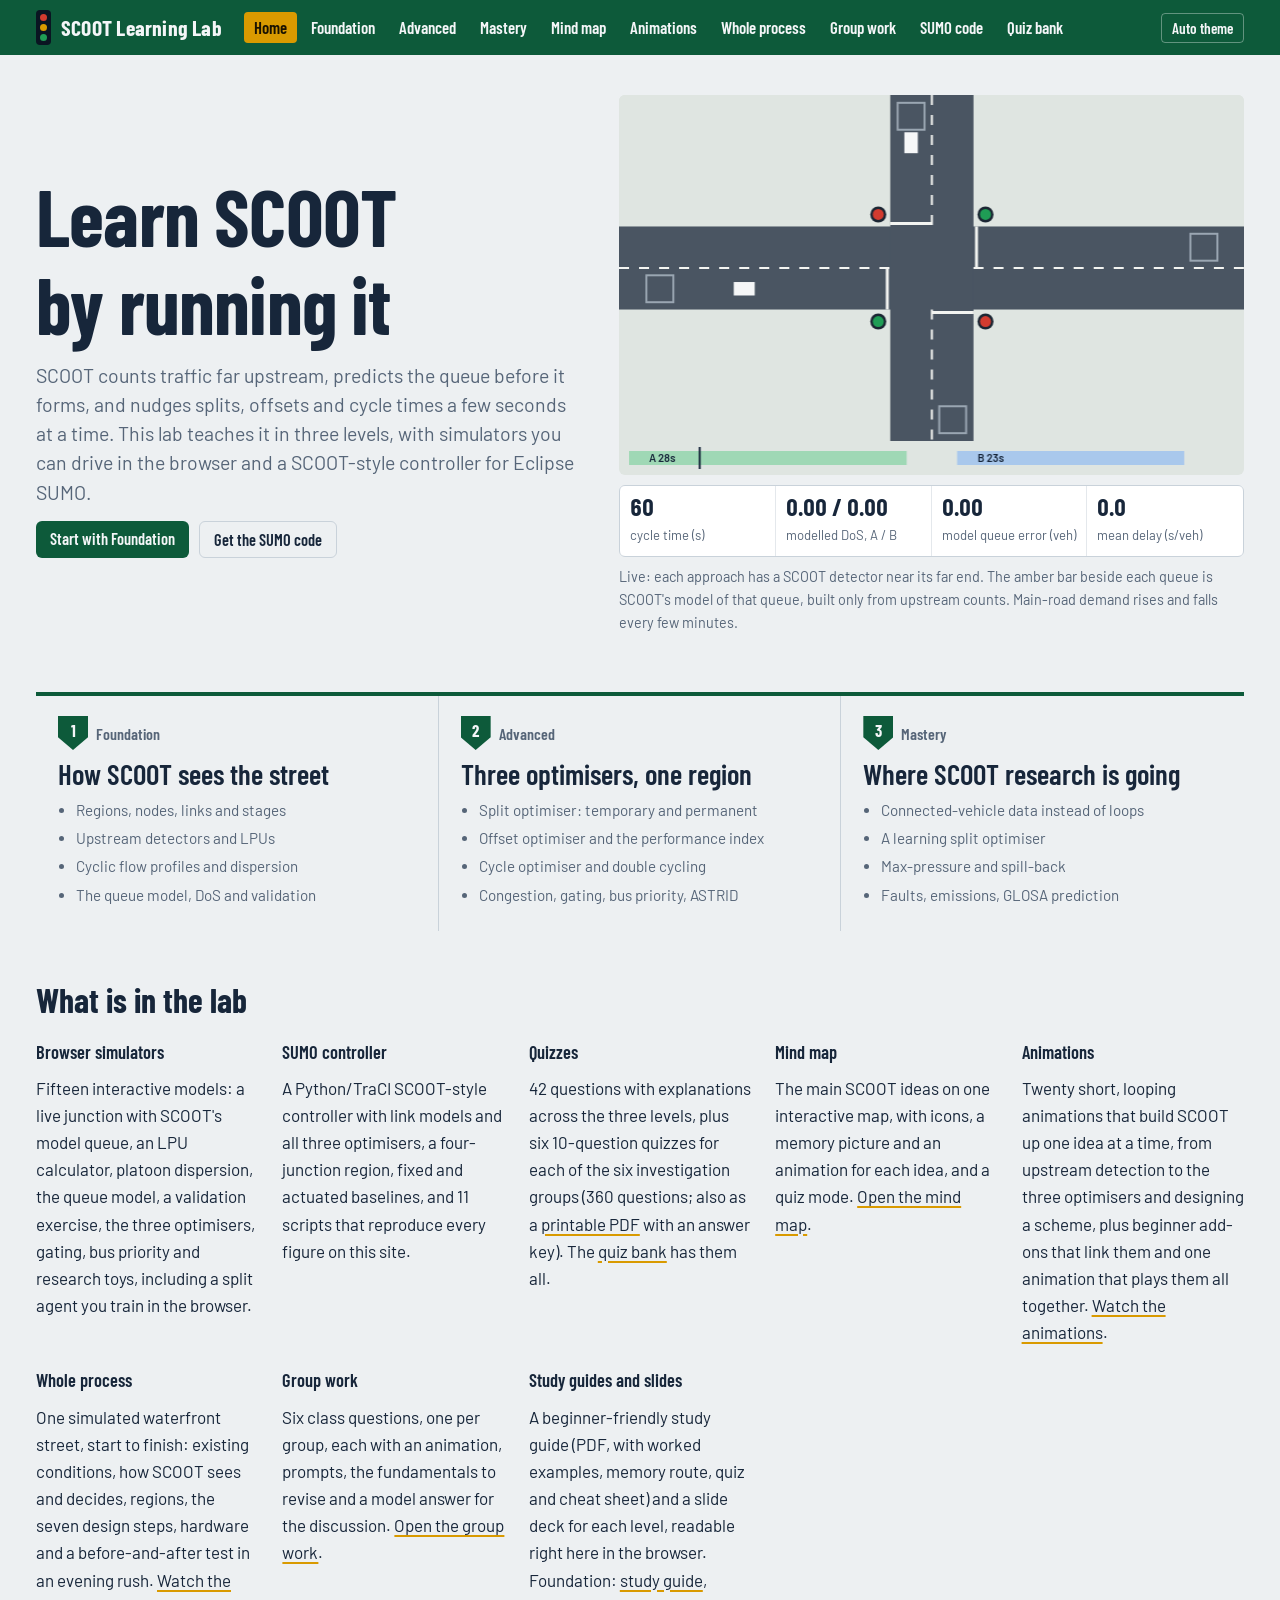
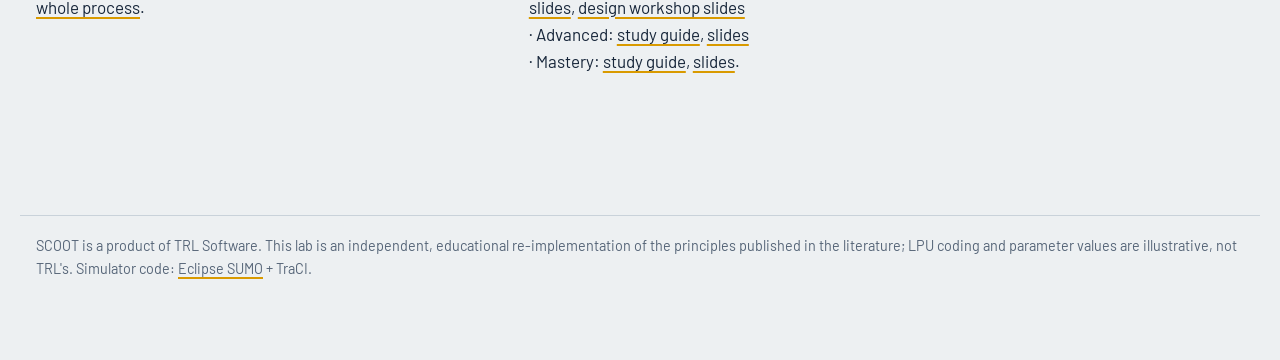
<file: docs/index.html>
<!doctype html>
<html lang="en">
<head>
<meta charset="utf-8">
<meta name="viewport" content="width=device-width, initial-scale=1, viewport-fit=cover">
<title>SCOOT Learning Lab</title>
<meta name="claude:viewport-fit-sides" content="cover">
<meta name="description" content="Learn SCOOT, the Split Cycle Offset Optimisation Technique, in three levels with live simulators, quizzes, a mind map and a SCOOT-style controller for SUMO.">
<link rel="preconnect" href="https://fonts.googleapis.com"><link rel="preconnect" href="https://fonts.gstatic.com" crossorigin>
<link rel="stylesheet" href="https://fonts.googleapis.com/css2?family=Barlow+Condensed:wght@500;600;700&family=Barlow:ital,wght@0,400;0,500;0,600;1,400&family=JetBrains+Mono:wght@400;600&display=swap">
<link rel="stylesheet" href="css/site.css">
</head>
<body>
<main class="wrap">
  <section class="hero">
    <div>
      <h1>Learn SCOOT by running it</h1>
      <p class="lede">SCOOT counts traffic far upstream, predicts the queue before it forms, and nudges splits, offsets and cycle times a few seconds at a time. This lab teaches it in three levels, with simulators you can drive in the browser and a SCOOT-style controller for Eclipse SUMO.</p>
      <div class="quiz-nav">
        <a class="btn" href="foundation.html" style="text-decoration:none">Start with Foundation</a>
        <a class="btn ghost" href="sumo.html" style="text-decoration:none">Get the SUMO code</a>
      </div>
    </div>
    <div>
      <canvas class="sim" id="heroSim" aria-label="Live simulation of a junction under SCOOT control"></canvas>
      <div class="readout" style="margin-top:10px">
        <div><b id="hC">–</b><span>cycle time (s)</span></div>
        <div><b id="hDs">–</b><span>modelled DoS, A / B</span></div>
        <div><b id="hErr">–</b><span>model queue error (veh)</span></div>
        <div><b id="hDelay">–</b><span>mean delay (s/veh)</span></div>
      </div>
      <p class="muted" style="font-size:.9rem;margin-top:8px">Live: each approach has a SCOOT detector near its far end. The amber bar beside each queue is SCOOT's model of that queue, built only from upstream counts. Main-road demand rises and falls every few minutes.</p>
    </div>
  </section>

  <div class="levels">
    <a href="foundation.html">
      <span class="level-tag"><span class="shield">1</span>Foundation</span>
      <h3>How SCOOT sees the street</h3>
      <ul><li>Regions, nodes, links and stages</li><li>Upstream detectors and LPUs</li><li>Cyclic flow profiles and dispersion</li><li>The queue model, DoS and validation</li></ul>
    </a>
    <a href="advanced.html">
      <span class="level-tag"><span class="shield">2</span>Advanced</span>
      <h3>Three optimisers, one region</h3>
      <ul><li>Split optimiser: temporary and permanent</li><li>Offset optimiser and the performance index</li><li>Cycle optimiser and double cycling</li><li>Congestion, gating, bus priority, ASTRID</li></ul>
    </a>
    <a href="mastery.html">
      <span class="level-tag"><span class="shield">3</span>Mastery</span>
      <h3>Where SCOOT research is going</h3>
      <ul><li>Connected-vehicle data instead of loops</li><li>A learning split optimiser</li><li>Max-pressure and spill-back</li><li>Faults, emissions, GLOSA prediction</li></ul>
    </a>
  </div>

  <h2 id="kit">What is in the lab</h2>
  <div class="toolbelt">
    <div><h4>Browser simulators</h4><p>Fifteen interactive models: a live junction with SCOOT's model queue, an LPU calculator, platoon dispersion, the queue model, a validation exercise, the three optimisers, gating, bus priority and research toys, including a split agent you train in the browser.</p></div>
    <div><h4>SUMO controller</h4><p>A Python/TraCI SCOOT-style controller with link models and all three optimisers, a four-junction region, fixed and actuated baselines, and 11 scripts that reproduce every figure on this site.</p></div>
    <div><h4>Quizzes</h4><p>42 questions with explanations across the three levels, plus six 10-question quizzes for each of the six investigation groups (360 questions; also as a <a href="materials/SCOOT_Group_Quizzes.pdf" download>printable PDF</a> with an answer key). The <a href="quiz.html">quiz bank</a> has them all.</p></div>
    <div><h4>Mind map</h4><p>The main SCOOT ideas on one interactive map, with icons, a memory picture and an animation for each idea, and a quiz mode. <a href="mindmap.html">Open the mind map</a>.</p></div>
    <div><h4>Animations</h4><p>Twenty short, looping animations that build SCOOT up one idea at a time, from upstream detection to the three optimisers and designing a scheme, plus beginner add-ons that link them and one animation that plays them all together. <a href="animations.html">Watch the animations</a>.</p></div>
    <div><h4>Whole process</h4><p>One simulated waterfront street, start to finish: existing conditions, how SCOOT sees and decides, regions, the seven design steps, hardware and a before-and-after test in an evening rush. <a href="process.html">Watch the whole process</a>.</p></div>
    <div><h4>Group work</h4><p>Six class questions, one per group, each with an animation, prompts, the fundamentals to revise and a model answer for the discussion. <a href="groupwork.html">Open the group work</a>.</p></div>
    <div><h4>Study guides and slides</h4><p>A beginner-friendly study guide (PDF, with worked examples, memory route, quiz and cheat sheet) and a slide deck for each level, readable right here in the browser. Foundation: <a href="viewer.html?doc=materials/SCOOT_Foundation_Study_Guide.pdf&amp;mode=guide">study guide</a>, <a href="viewer.html?doc=materials/SCOOT_Foundation_Presentation.pdf&amp;mode=slides&amp;dl=materials/SCOOT_Foundation_Presentation.pptx">slides</a>, <a href="viewer.html?doc=materials/SCOOT_Design_Presentation.pdf&amp;mode=slides&amp;dl=materials/SCOOT_Design_Presentation.pptx">design workshop slides</a> · Advanced: <a href="viewer.html?doc=materials/SCOOT_Advanced_Study_Guide.pdf&amp;mode=guide">study guide</a>, <a href="viewer.html?doc=materials/SCOOT_Advanced_Presentation.pdf&amp;mode=slides&amp;dl=materials/SCOOT_Advanced_Presentation.pptx">slides</a> · Mastery: <a href="viewer.html?doc=materials/SCOOT_Mastery_Study_Guide.pdf&amp;mode=guide">study guide</a>, <a href="viewer.html?doc=materials/SCOOT_Mastery_Presentation.pdf&amp;mode=slides&amp;dl=materials/SCOOT_Mastery_Presentation.pptx">slides</a>.</p></div>
  </div>
</main>
<script src="js/engine.js"></script>
<script src="js/intersection-sim.js"></script>
<script src="js/common.js"></script>
<script>
  const sim = new IntersectionSim(document.getElementById('heroSim'), { mode: 'scoot', speed: 6 });
  const base = { W: 600, E: 560, N: 280, S: 260 };
  let phase = 0;
  sim.on(r => { phase += (r.C || 60) / 900; const k = 0.75 + 0.5 * Math.max(0, Math.sin(phase)); sim.setDemand({ W: base.W * k, E: base.E * k, N: base.N, S: base.S }); });
  setInterval(() => {
    const s = sim.stats();
    hC.textContent = s.C.toFixed(0); hDs.textContent = `${s.dos.A.toFixed(2)} / ${s.dos.B.toFixed(2)}`;
    hErr.textContent = s.modelErr.toFixed(2); hDelay.textContent = s.avgDelay.toFixed(1);
  }, 500);
  if (!matchMedia('(prefers-reduced-motion: reduce)').matches) sim.start(); else { for (let i = 0; i < 400; i++) sim.tick(); sim.draw(); }
  addEventListener('themechange', () => sim.draw());
</script>
</body>
</html>
</file>
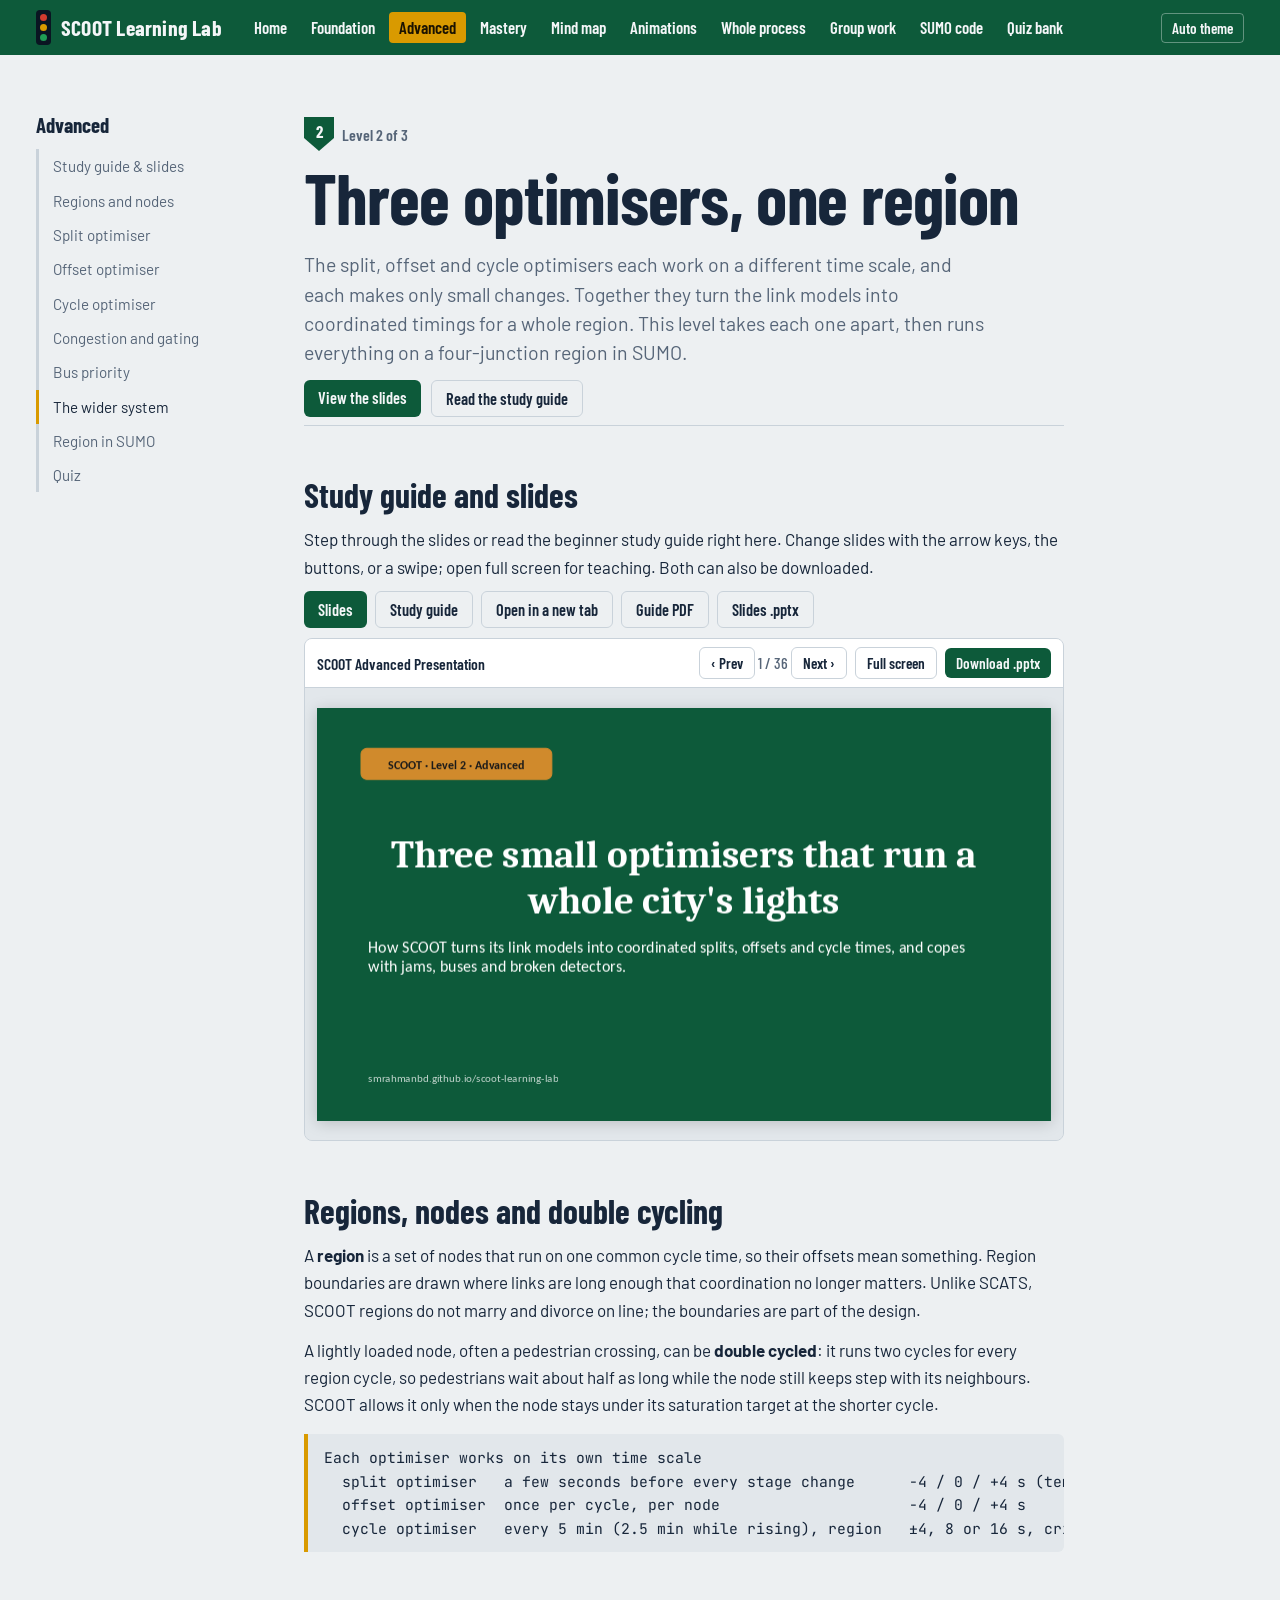
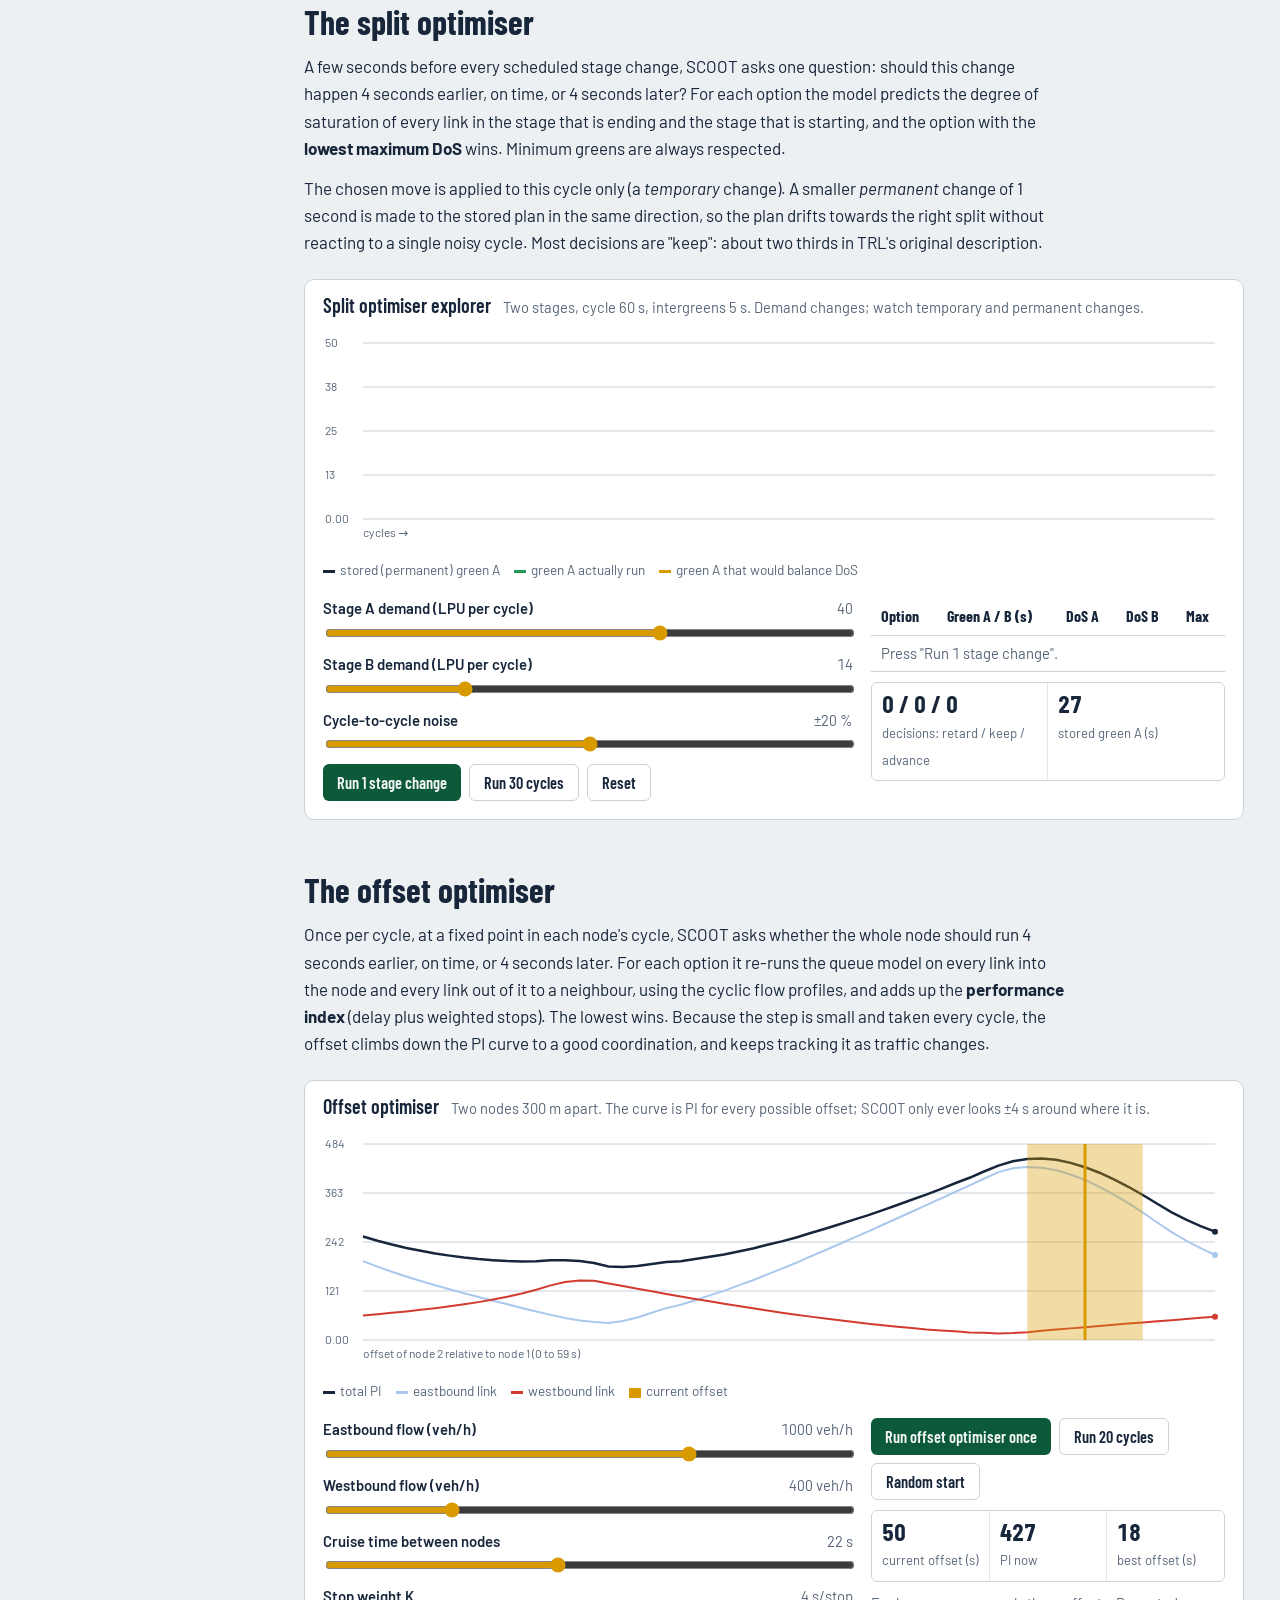
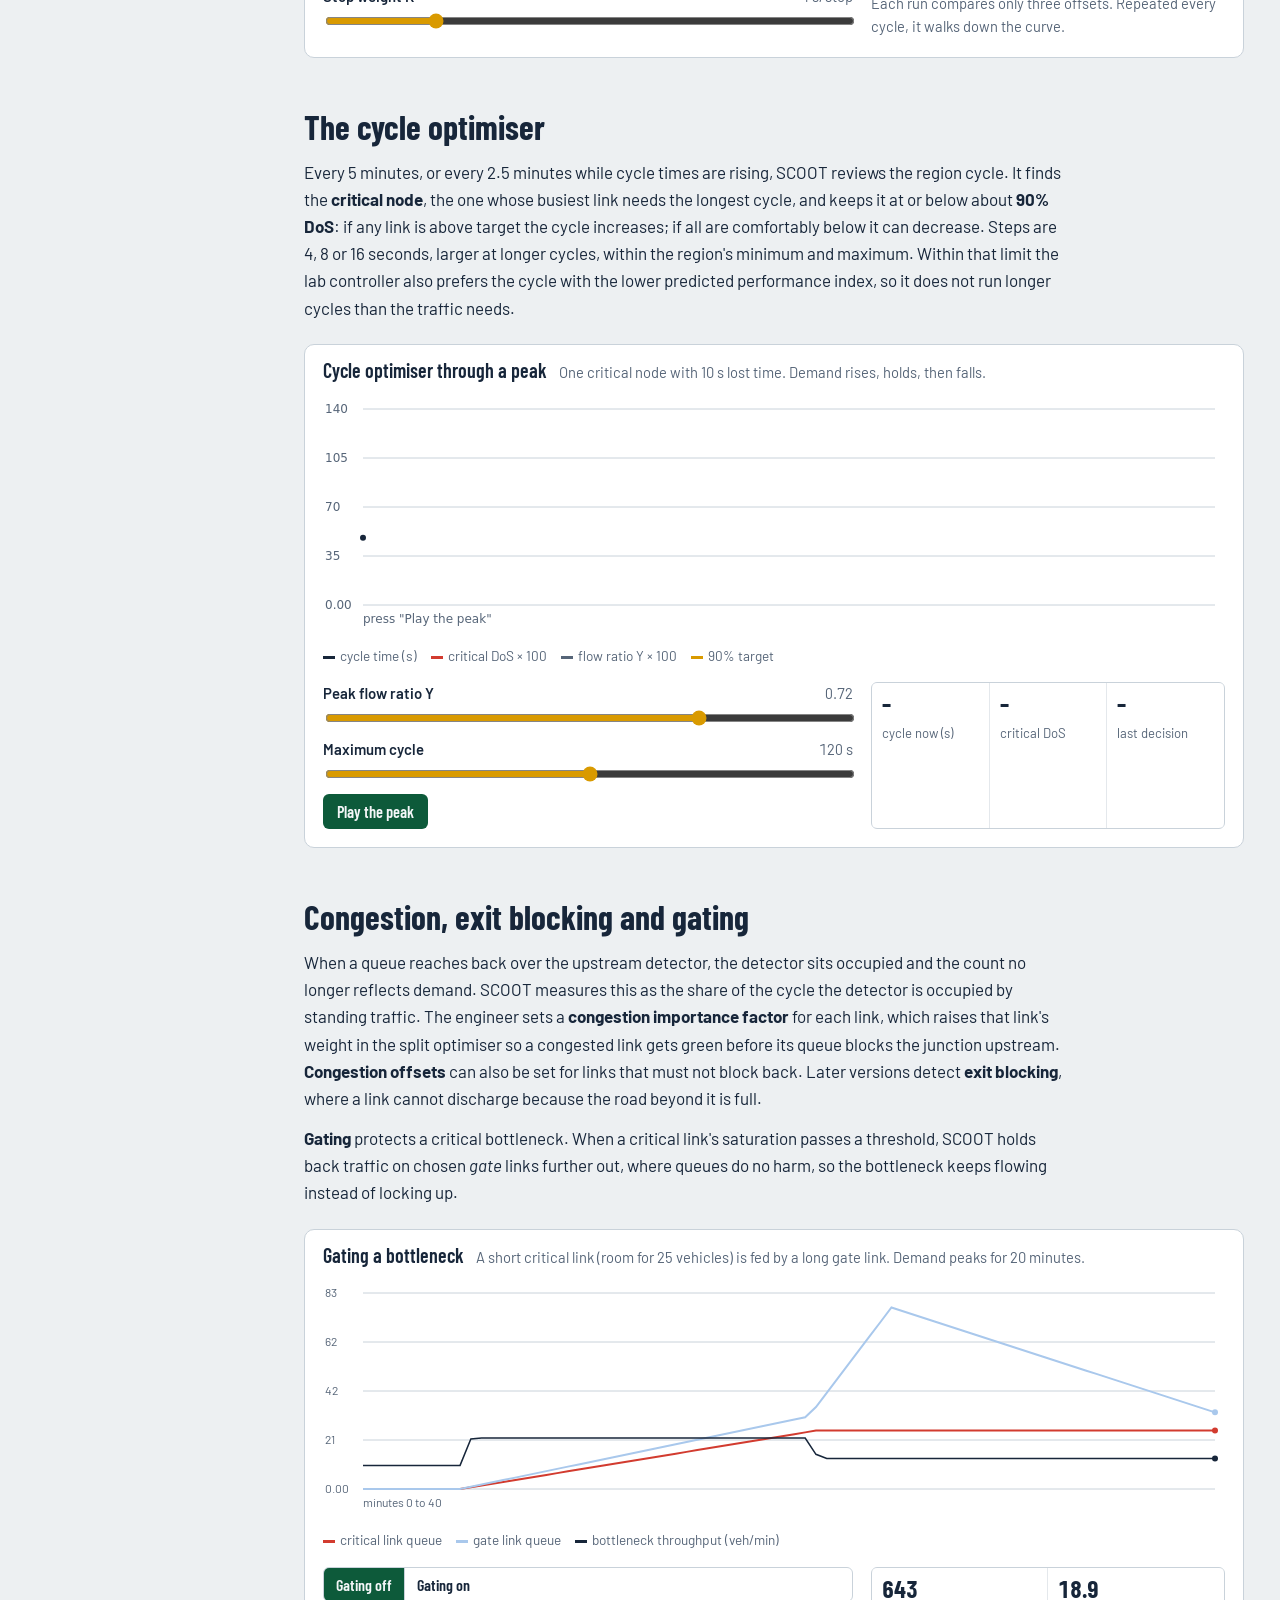
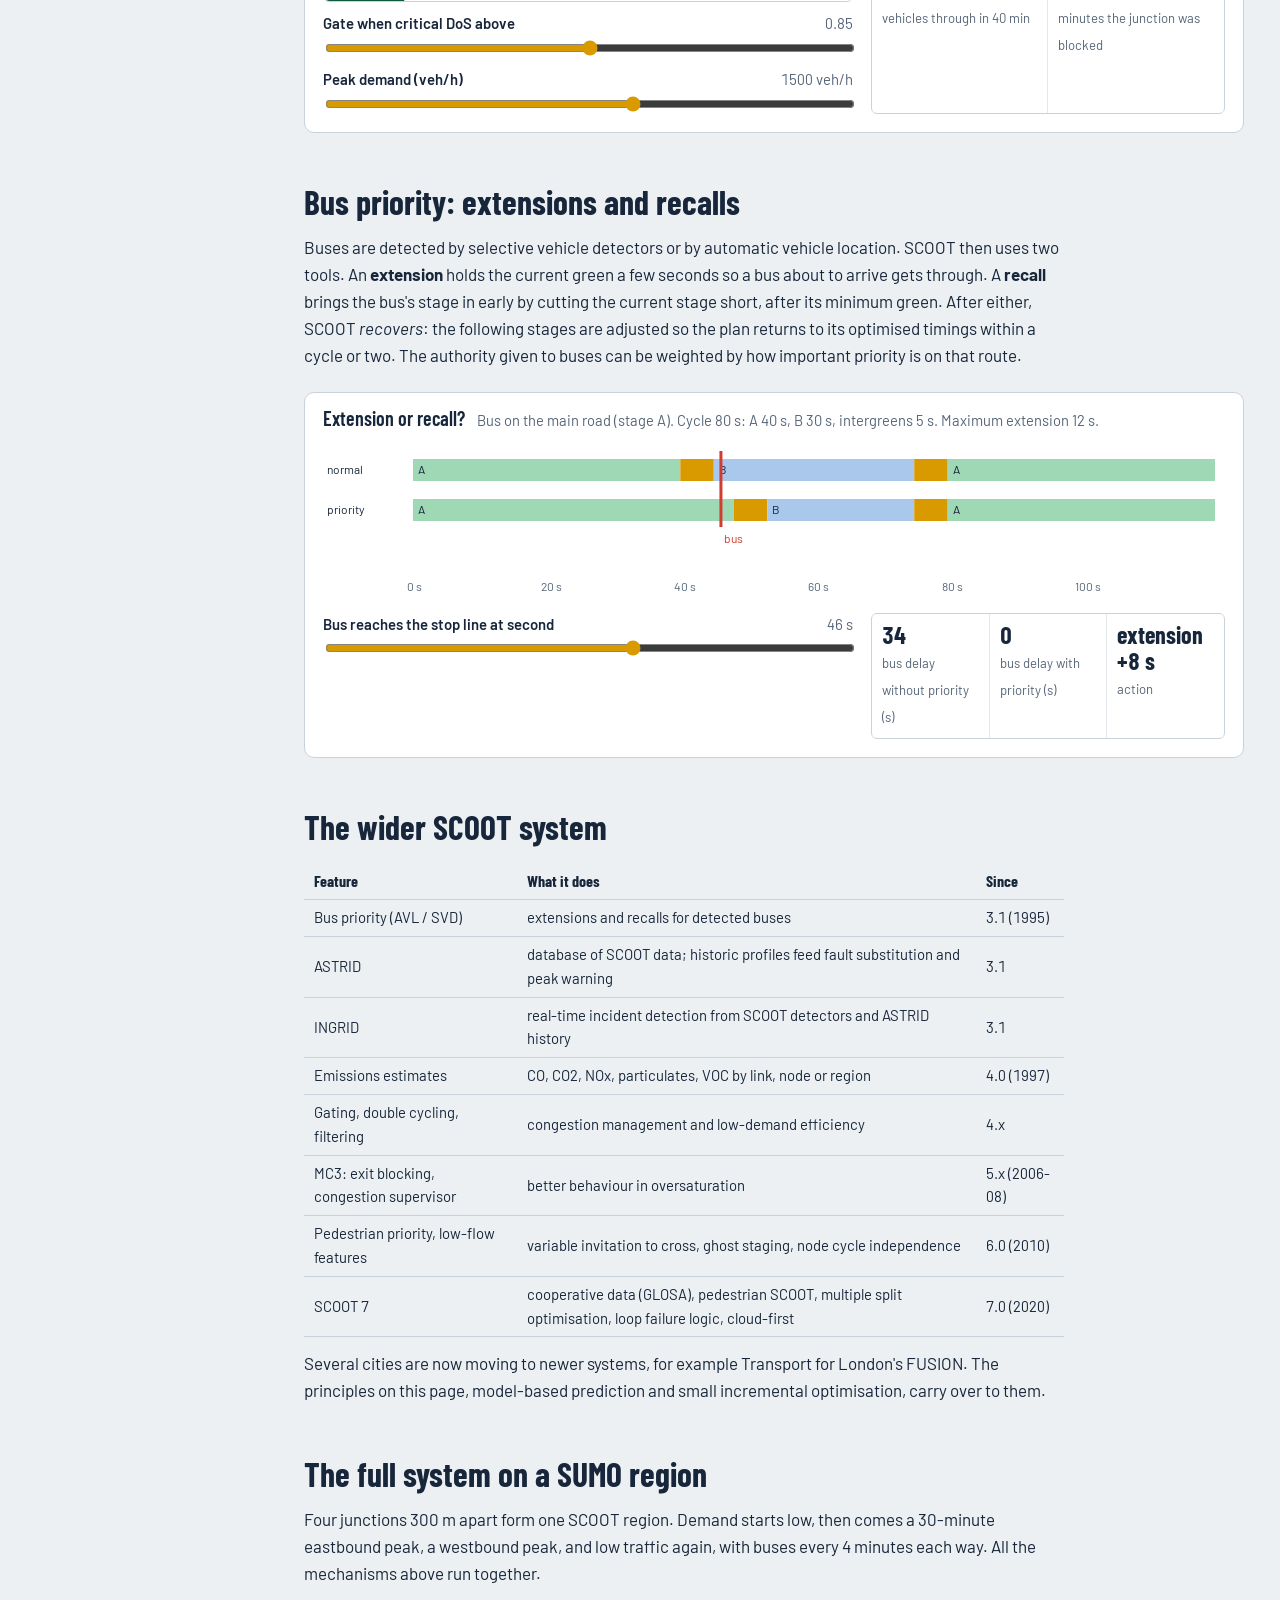
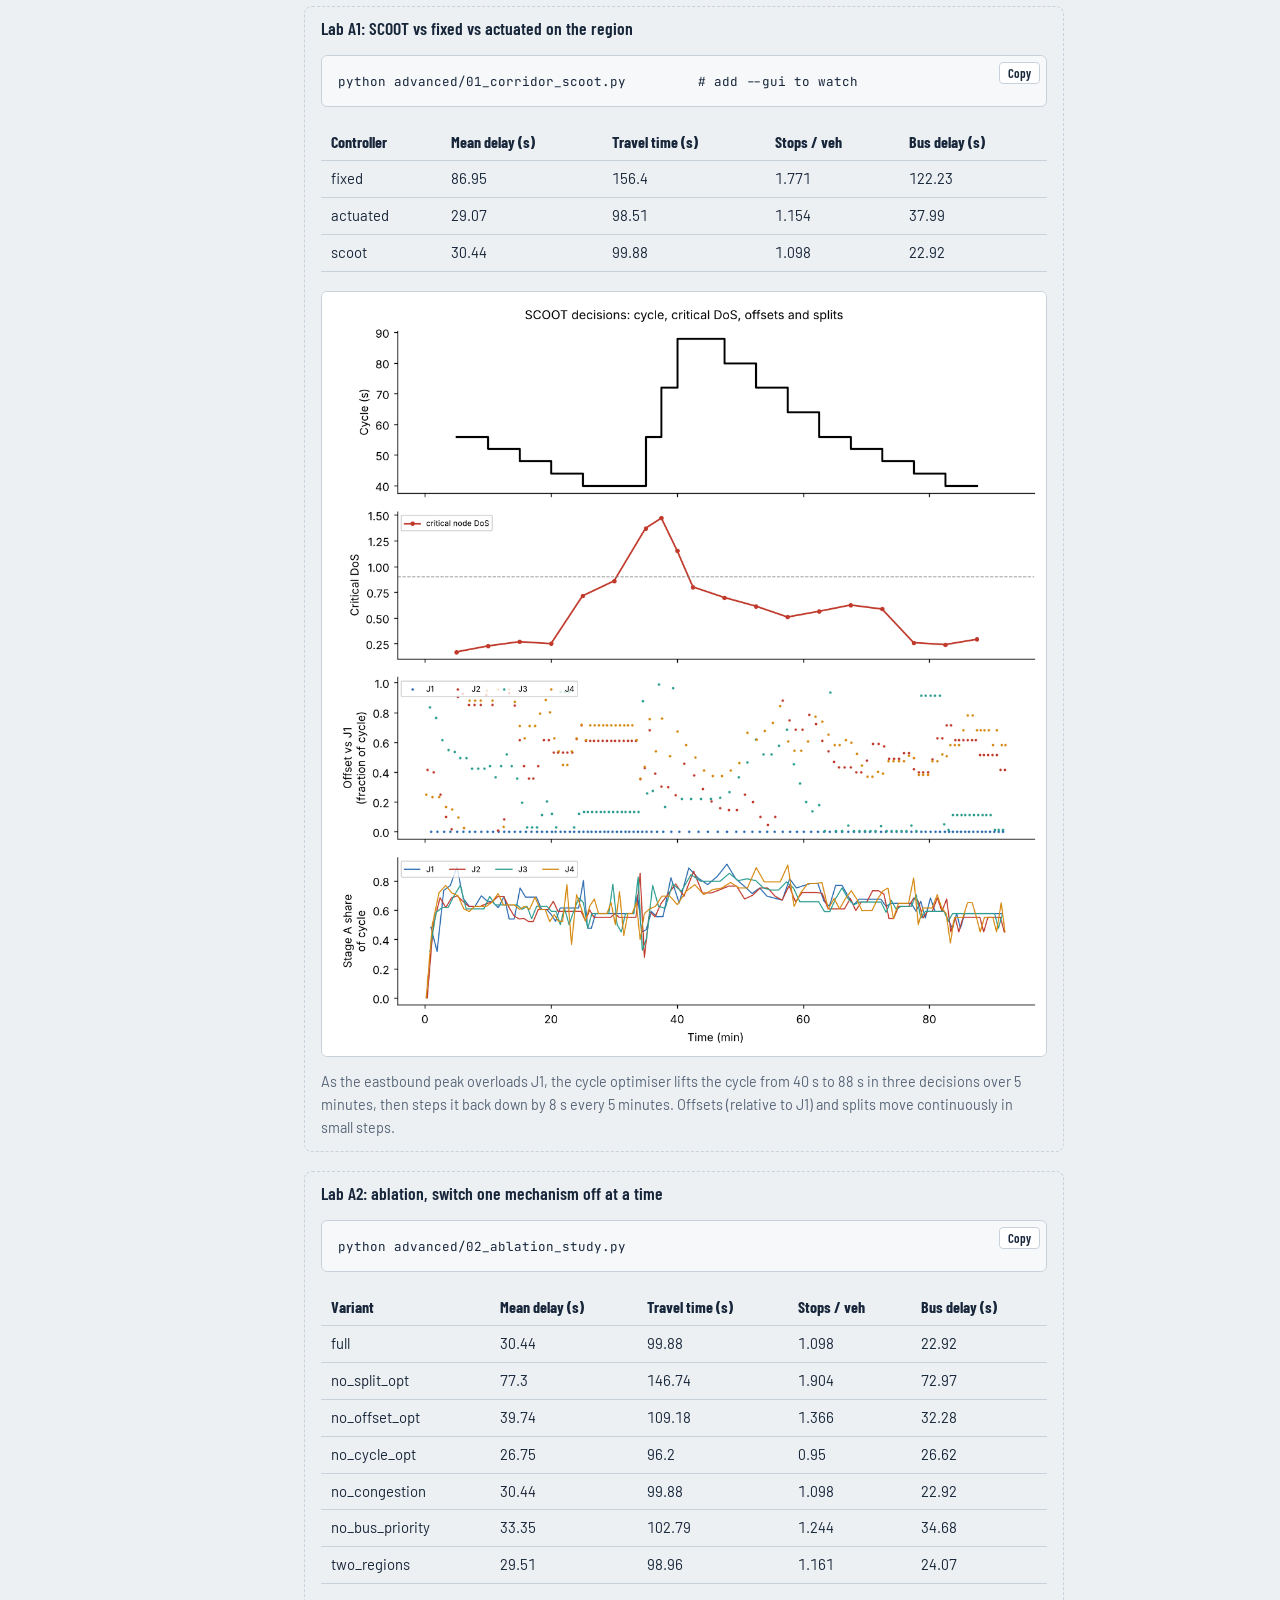
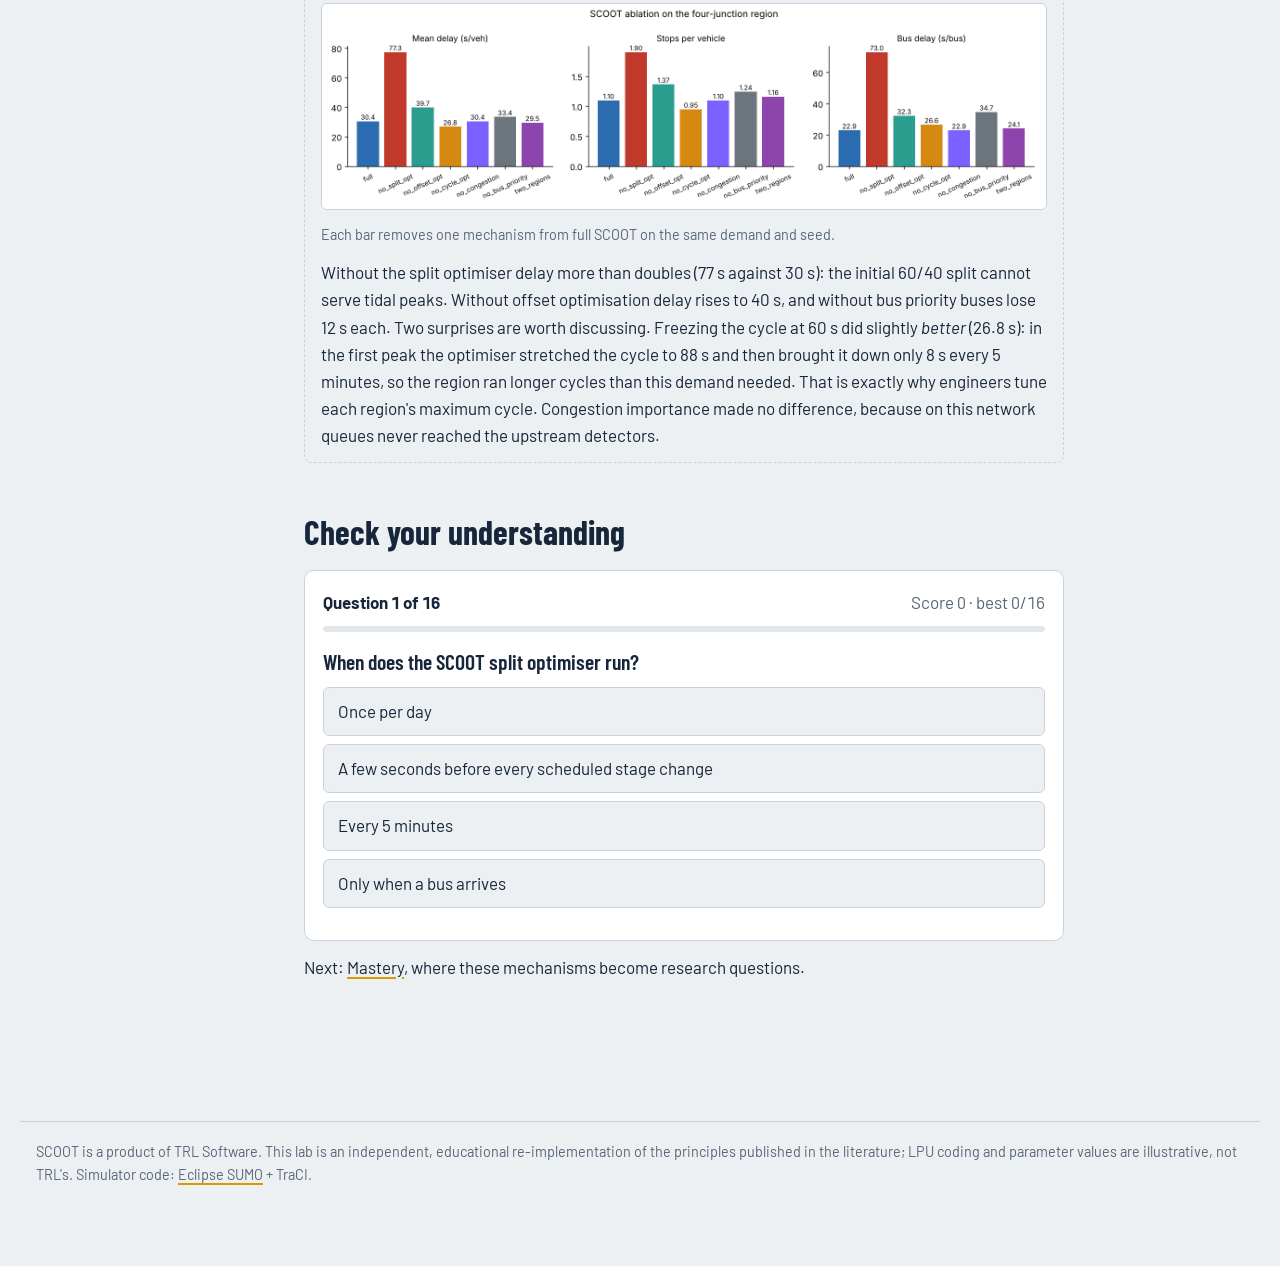
<file: docs/advanced.html>
<!doctype html>
<html lang="en">
<head>
<meta charset="utf-8">
<meta name="viewport" content="width=device-width, initial-scale=1, viewport-fit=cover">
<title>SCOOT Advanced</title>
<meta name="claude:viewport-fit-sides" content="cover">
<link rel="preconnect" href="https://fonts.googleapis.com"><link rel="preconnect" href="https://fonts.gstatic.com" crossorigin>
<link rel="stylesheet" href="https://fonts.googleapis.com/css2?family=Barlow+Condensed:wght@500;600;700&family=Barlow:ital,wght@0,400;0,500;0,600;1,400&family=JetBrains+Mono:wght@400;600&display=swap">
<link rel="stylesheet" href="css/site.css">
</head>
<body>
<div class="wrap layout">
  <aside class="route" aria-label="On this page"><span class="level-name">Advanced</span><ol></ol></aside>
  <main class="content">
    <header class="level-head prose">
      <span class="level-tag"><span class="shield">2</span>Level 2 of 3</span>
      <h1>Three optimisers, one region</h1>
      <p class="lede">The split, offset and cycle optimisers each work on a different time scale, and each makes only small changes. Together they turn the link models into coordinated timings for a whole region. This level takes each one apart, then runs everything on a four-junction region in SUMO.</p>
      <p class="materials-links" style="display:flex;gap:10px;flex-wrap:wrap;margin-top:12px"><a class="btn" style="text-decoration:none" href="#materials" data-open="slides">View the slides</a><a class="btn ghost" style="text-decoration:none" href="#materials" data-open="guide">Read the study guide</a></p>
    </header>

    <section class="prose" id="materials-sec">
      <h2 id="materials" data-short="Study guide &amp; slides">Study guide and slides</h2>
      <p>Step through the slides or read the beginner study guide right here. Change slides with the arrow keys, the buttons, or a swipe; open full screen for teaching. Both can also be downloaded.</p>
      <div class="mat-tabs" role="tablist" style="display:flex;gap:8px;flex-wrap:wrap;margin:10px 0">
        <button class="btn" type="button" role="tab" aria-selected="true" data-mode="slides" data-src="viewer.html?doc=materials/SCOOT_Advanced_Presentation.pdf&amp;mode=slides&amp;dl=materials/SCOOT_Advanced_Presentation.pptx&amp;embed=1">Slides</button>
        <button class="btn ghost" type="button" role="tab" aria-selected="false" data-mode="guide" data-src="viewer.html?doc=materials/SCOOT_Advanced_Study_Guide.pdf&amp;mode=guide&amp;embed=1">Study guide</button>
        <a class="btn ghost" id="matFull" style="text-decoration:none" href="viewer.html?doc=materials/SCOOT_Advanced_Presentation.pdf&amp;mode=slides&amp;dl=materials/SCOOT_Advanced_Presentation.pptx" target="_blank" rel="noopener">Open in a new tab</a>
        <a class="btn ghost" style="text-decoration:none" href="materials/SCOOT_Advanced_Study_Guide.pdf" download>Guide PDF</a>
        <a class="btn ghost" style="text-decoration:none" href="materials/SCOOT_Advanced_Presentation.pptx" download>Slides .pptx</a>
      </div>
      <div id="matFrame" style="border:1px solid var(--line);border-radius:8px;overflow:hidden;aspect-ratio:16/10.6;width:100%;background:var(--sunk)">
        <iframe id="matIframe" title="SCOOT Advanced slides and study guide" src="viewer.html?doc=materials/SCOOT_Advanced_Presentation.pdf&amp;mode=slides&amp;dl=materials/SCOOT_Advanced_Presentation.pptx&amp;embed=1" loading="lazy" allowfullscreen style="width:100%;height:100%;border:0;display:block"></iframe>
      </div>
      <script>
      (function () {
        var tabs = document.querySelectorAll('.mat-tabs [data-mode]'), ifr = document.getElementById('matIframe'),
            box = document.getElementById('matFrame'), full = document.getElementById('matFull');
        function pick(mode) {
          tabs.forEach(function (b) {
            var on = b.dataset.mode === mode;
            b.className = on ? 'btn' : 'btn ghost'; b.setAttribute('aria-selected', on);
            if (on) { ifr.src = b.dataset.src; full.href = b.dataset.src.replace('&embed=1', ''); }
          });
          if (mode === 'guide') { box.style.aspectRatio = 'auto'; box.style.height = '85vh'; }
          else { box.style.height = ''; box.style.aspectRatio = '16/10.6'; }
        }
        tabs.forEach(function (b) { b.addEventListener('click', function () { pick(b.dataset.mode); }); });
        document.querySelectorAll('[data-open]').forEach(function (a) { a.addEventListener('click', function () { pick(a.dataset.open); }); });
      })();
      </script>
    </section>

    <section class="prose">
      <h2 id="regions" data-short="Regions and nodes">Regions, nodes and double cycling</h2>
      <p>A <strong>region</strong> is a set of nodes that run on one common cycle time, so their offsets mean something. Region boundaries are drawn where links are long enough that coordination no longer matters. Unlike SCATS, SCOOT regions do not marry and divorce on line; the boundaries are part of the design.</p>
      <p>A lightly loaded node, often a pedestrian crossing, can be <strong>double cycled</strong>: it runs two cycles for every region cycle, so pedestrians wait about half as long while the node still keeps step with its neighbours. SCOOT allows it only when the node stays under its saturation target at the shorter cycle.</p>
      <div class="formula">Each optimiser works on its own time scale
  split optimiser   a few seconds before every stage change      -4 / 0 / +4 s (temporary), ±1 s (permanent)
  offset optimiser  once per cycle, per node                     -4 / 0 / +4 s
  cycle optimiser   every 5 min (2.5 min while rising), region   ±4, 8 or 16 s, critical node at or below 90%</div>
    </section>

    <section class="prose">
      <h2 id="split" data-short="Split optimiser">The split optimiser</h2>
      <p>A few seconds before every scheduled stage change, SCOOT asks one question: should this change happen 4 seconds earlier, on time, or 4 seconds later? For each option the model predicts the degree of saturation of every link in the stage that is ending and the stage that is starting, and the option with the <strong>lowest maximum DoS</strong> wins. Minimum greens are always respected.</p>
      <p>The chosen move is applied to this cycle only (a <em>temporary</em> change). A smaller <em>permanent</em> change of 1 second is made to the stored plan in the same direction, so the plan drifts towards the right split without reacting to a single noisy cycle. Most decisions are "keep": about two thirds in TRL's original description.</p>
    </section>
    <div class="bay">
      <div class="bay-head"><h4>Split optimiser explorer</h4><span class="hint">Two stages, cycle 60 s, intergreens 5 s. Demand changes; watch temporary and permanent changes.</span></div>
      <div class="bay-body">
        <canvas class="chart" id="spCv" style="height:210px" aria-label="Stored and actual stage A green over cycles"></canvas>
        <div class="legend"><span><i style="background:var(--fg)"></i>stored (permanent) green A</span><span><i style="background:var(--go)"></i>green A actually run</span><span><i style="background:var(--amber)"></i>green A that would balance DoS</span></div>
        <div class="bay-split">
          <div class="controls">
            <div class="ctl"><label for="spA">Stage A demand (LPU per cycle)</label><output id="spAo"></output><input type="range" id="spA" min="5" max="60" value="40"></div>
            <div class="ctl"><label for="spB">Stage B demand (LPU per cycle)</label><output id="spBo"></output><input type="range" id="spB" min="5" max="40" value="14"></div>
            <div class="ctl"><label for="spN">Cycle-to-cycle noise</label><output id="spNo"></output><input type="range" id="spN" min="0" max="0.4" step="0.05" value="0.2"></div>
            <div style="display:flex;gap:8px;flex-wrap:wrap"><button class="btn" type="button" id="spStep">Run 1 stage change</button><button class="btn ghost" type="button" id="spRun">Run 30 cycles</button><button class="btn ghost" type="button" id="spReset">Reset</button></div>
          </div>
          <div>
            <div class="table-scroll" style="margin-top:0"><table class="data"><thead><tr><th>Option</th><th>Green A / B (s)</th><th>DoS A</th><th>DoS B</th><th>Max</th></tr></thead><tbody id="spT"></tbody></table></div>
            <div class="readout" style="margin-top:10px"><div><b id="spKeep">–</b><span>decisions: retard / keep / advance</span></div><div><b id="spStored">–</b><span>stored green A (s)</span></div></div>
          </div>
        </div>
      </div>
    </div>

    <section class="prose">
      <h2 id="offset" data-short="Offset optimiser">The offset optimiser</h2>
      <p>Once per cycle, at a fixed point in each node's cycle, SCOOT asks whether the whole node should run 4 seconds earlier, on time, or 4 seconds later. For each option it re-runs the queue model on every link into the node and every link out of it to a neighbour, using the cyclic flow profiles, and adds up the <strong>performance index</strong> (delay plus weighted stops). The lowest wins. Because the step is small and taken every cycle, the offset climbs down the PI curve to a good coordination, and keeps tracking it as traffic changes.</p>
    </section>
    <div class="bay">
      <div class="bay-head"><h4>Offset optimiser</h4><span class="hint">Two nodes 300 m apart. The curve is PI for every possible offset; SCOOT only ever looks ±4 s around where it is.</span></div>
      <div class="bay-body">
        <canvas class="chart" id="ofCv" style="height:230px" aria-label="Performance index against offset"></canvas>
        <div class="legend"><span><i style="background:var(--fg)"></i>total PI</span><span><i style="background:var(--phase-b)"></i>eastbound link</span><span><i style="background:var(--stop)"></i>westbound link</span><span><i style="background:var(--amber);height:10px"></i>current offset</span></div>
        <div class="bay-split">
          <div class="controls">
            <div class="ctl"><label for="ofE">Eastbound flow (veh/h)</label><output id="ofEo"></output><input type="range" id="ofE" min="100" max="1400" step="50" value="1000"></div>
            <div class="ctl"><label for="ofW">Westbound flow (veh/h)</label><output id="ofWo"></output><input type="range" id="ofW" min="100" max="1400" step="50" value="400"></div>
            <div class="ctl"><label for="ofT">Cruise time between nodes</label><output id="ofTo"></output><input type="range" id="ofT" min="8" max="40" value="22"></div>
            <div class="ctl"><label for="ofK">Stop weight K</label><output id="ofKo"></output><input type="range" id="ofK" min="0" max="20" value="4"></div>
          </div>
          <div class="controls">
            <div style="display:flex;gap:8px;flex-wrap:wrap"><button class="btn" type="button" id="ofStep">Run offset optimiser once</button><button class="btn ghost" type="button" id="ofAuto">Run 20 cycles</button><button class="btn ghost" type="button" id="ofRand">Random start</button></div>
            <div class="readout"><div><b id="ofCur">–</b><span>current offset (s)</span></div><div><b id="ofPi">–</b><span>PI now</span></div><div><b id="ofBest">–</b><span>best offset (s)</span></div></div>
            <p class="muted" id="ofTxt" style="margin:0;font-size:.92rem"></p>
          </div>
        </div>
      </div>
    </div>

    <section class="prose">
      <h2 id="cycle" data-short="Cycle optimiser">The cycle optimiser</h2>
      <p>Every 5 minutes, or every 2.5 minutes while cycle times are rising, SCOOT reviews the region cycle. It finds the <strong>critical node</strong>, the one whose busiest link needs the longest cycle, and keeps it at or below about <strong>90% DoS</strong>: if any link is above target the cycle increases; if all are comfortably below it can decrease. Steps are 4, 8 or 16 seconds, larger at longer cycles, within the region's minimum and maximum. Within that limit the lab controller also prefers the cycle with the lower predicted performance index, so it does not run longer cycles than the traffic needs.</p>
    </section>
    <div class="bay">
      <div class="bay-head"><h4>Cycle optimiser through a peak</h4><span class="hint">One critical node with 10 s lost time. Demand rises, holds, then falls.</span></div>
      <div class="bay-body">
        <canvas class="chart" id="cyCv" style="height:230px" aria-label="Cycle time and critical DoS over a peak"></canvas>
        <div class="legend"><span><i style="background:var(--fg)"></i>cycle time (s)</span><span><i style="background:var(--stop)"></i>critical DoS × 100</span><span><i style="background:var(--muted)"></i>flow ratio Y × 100</span><span><i style="background:var(--amber)"></i>90% target</span></div>
        <div class="bay-split">
          <div class="controls">
            <div class="ctl"><label for="cyPk">Peak flow ratio Y</label><output id="cyPko"></output><input type="range" id="cyPk" min="0.4" max="0.85" step="0.01" value="0.72"></div>
            <div class="ctl"><label for="cyMax">Maximum cycle</label><output id="cyMaxo"></output><input type="range" id="cyMax" min="80" max="160" step="8" value="120"></div>
            <div style="display:flex;gap:8px;flex-wrap:wrap"><button class="btn" type="button" id="cyPlay">Play the peak</button></div>
          </div>
          <div class="readout"><div><b id="cyC">–</b><span>cycle now (s)</span></div><div><b id="cyD">–</b><span>critical DoS</span></div><div><b id="cyA">–</b><span>last decision</span></div></div>
        </div>
      </div>
    </div>

    <section class="prose">
      <h2 id="congestion" data-short="Congestion and gating">Congestion, exit blocking and gating</h2>
      <p>When a queue reaches back over the upstream detector, the detector sits occupied and the count no longer reflects demand. SCOOT measures this as the share of the cycle the detector is occupied by standing traffic. The engineer sets a <strong>congestion importance factor</strong> for each link, which raises that link's weight in the split optimiser so a congested link gets green before its queue blocks the junction upstream. <strong>Congestion offsets</strong> can also be set for links that must not block back. Later versions detect <strong>exit blocking</strong>, where a link cannot discharge because the road beyond it is full.</p>
      <p><strong>Gating</strong> protects a critical bottleneck. When a critical link's saturation passes a threshold, SCOOT holds back traffic on chosen <em>gate</em> links further out, where queues do no harm, so the bottleneck keeps flowing instead of locking up.</p>
    </section>
    <div class="bay">
      <div class="bay-head"><h4>Gating a bottleneck</h4><span class="hint">A short critical link (room for 25 vehicles) is fed by a long gate link. Demand peaks for 20 minutes.</span></div>
      <div class="bay-body">
        <canvas class="chart" id="gtCv" style="height:230px" aria-label="Queues on critical and gate links"></canvas>
        <div class="legend"><span><i style="background:var(--stop)"></i>critical link queue</span><span><i style="background:var(--phase-b)"></i>gate link queue</span><span><i style="background:var(--fg)"></i>bottleneck throughput (veh/min)</span></div>
        <div class="bay-split">
          <div class="controls">
            <div class="seg" role="group" aria-label="Gating" id="gtMode"><button type="button" data-g="off" aria-pressed="true">Gating off</button><button type="button" data-g="on">Gating on</button></div>
            <div class="ctl"><label for="gtTh">Gate when critical DoS above</label><output id="gtTho"></output><input type="range" id="gtTh" min="0.7" max="1.0" step="0.01" value="0.85"></div>
            <div class="ctl"><label for="gtPk">Peak demand (veh/h)</label><output id="gtPko"></output><input type="range" id="gtPk" min="800" max="2000" step="50" value="1500"></div>
          </div>
          <div class="readout"><div><b id="gtTp">–</b><span>vehicles through in 40 min</span></div><div><b id="gtBlk">–</b><span>minutes the junction was blocked</span></div></div>
        </div>
      </div>
    </div>

    <section class="prose">
      <h2 id="priority" data-short="Bus priority">Bus priority: extensions and recalls</h2>
      <p>Buses are detected by selective vehicle detectors or by automatic vehicle location. SCOOT then uses two tools. An <strong>extension</strong> holds the current green a few seconds so a bus about to arrive gets through. A <strong>recall</strong> brings the bus's stage in early by cutting the current stage short, after its minimum green. After either, SCOOT <em>recovers</em>: the following stages are adjusted so the plan returns to its optimised timings within a cycle or two. The authority given to buses can be weighted by how important priority is on that route.</p>
    </section>
    <div class="bay">
      <div class="bay-head"><h4>Extension or recall?</h4><span class="hint">Bus on the main road (stage A). Cycle 80 s: A 40 s, B 30 s, intergreens 5 s. Maximum extension 12 s.</span></div>
      <div class="bay-body">
        <canvas class="chart" id="ptCv" style="height:150px" aria-label="Signal timeline with and without priority"></canvas>
        <div class="bay-split">
          <div class="controls"><div class="ctl"><label for="ptT">Bus reaches the stop line at second</label><output id="ptTo"></output><input type="range" id="ptT" min="0" max="79" value="46"></div></div>
          <div class="readout"><div><b id="ptD0">–</b><span>bus delay without priority (s)</span></div><div><b id="ptD1">–</b><span>bus delay with priority (s)</span></div><div><b id="ptX">–</b><span>action</span></div></div>
        </div>
      </div>
    </div>

    <section class="prose">
      <h2 id="features" data-short="The wider system">The wider SCOOT system</h2>
      <div class="table-scroll"><table class="data">
        <thead><tr><th>Feature</th><th>What it does</th><th>Since</th></tr></thead>
        <tbody>
          <tr><td>Bus priority (AVL / SVD)</td><td>extensions and recalls for detected buses</td><td>3.1 (1995)</td></tr>
          <tr><td>ASTRID</td><td>database of SCOOT data; historic profiles feed fault substitution and peak warning</td><td>3.1</td></tr>
          <tr><td>INGRID</td><td>real-time incident detection from SCOOT detectors and ASTRID history</td><td>3.1</td></tr>
          <tr><td>Emissions estimates</td><td>CO, CO2, NOx, particulates, VOC by link, node or region</td><td>4.0 (1997)</td></tr>
          <tr><td>Gating, double cycling, filtering</td><td>congestion management and low-demand efficiency</td><td>4.x</td></tr>
          <tr><td>MC3: exit blocking, congestion supervisor</td><td>better behaviour in oversaturation</td><td>5.x (2006-08)</td></tr>
          <tr><td>Pedestrian priority, low-flow features</td><td>variable invitation to cross, ghost staging, node cycle independence</td><td>6.0 (2010)</td></tr>
          <tr><td>SCOOT 7</td><td>cooperative data (GLOSA), pedestrian SCOOT, multiple split optimisation, loop failure logic, cloud-first</td><td>7.0 (2020)</td></tr>
        </tbody></table></div>
      <p>Several cities are now moving to newer systems, for example Transport for London's FUSION. The principles on this page, model-based prediction and small incremental optimisation, carry over to them.</p>
    </section>

    <section class="prose">
      <h2 id="sumo" data-short="Region in SUMO">The full system on a SUMO region</h2>
      <p>Four junctions 300 m apart form one SCOOT region. Demand starts low, then comes a 30-minute eastbound peak, a westbound peak, and low traffic again, with buses every 4 minutes each way. All the mechanisms above run together.</p>
      <div class="runit"><h4>Lab A1: SCOOT vs fixed vs actuated on the region</h4>
        <pre><code>python advanced/01_corridor_scoot.py         # add --gui to watch</code></pre>
        <div id="advTable" class="table-scroll"></div>
        <figure><img src="assets/results/advanced_corridor_timeline.png" alt="SCOOT cycle time, critical DoS, offsets and stage A share over 90 minutes on four junctions" loading="lazy"><figcaption>As the eastbound peak overloads J1, the cycle optimiser lifts the cycle from 40 s to 88 s in three decisions over 5 minutes, then steps it back down by 8 s every 5 minutes. Offsets (relative to J1) and splits move continuously in small steps.</figcaption></figure>
      </div>
      <div class="runit"><h4>Lab A2: ablation, switch one mechanism off at a time</h4>
        <pre><code>python advanced/02_ablation_study.py</code></pre>
        <div id="ablTable" class="table-scroll"></div>
        <figure><img src="assets/results/advanced_ablation.png" alt="Delay, stops and bus delay for each ablation variant" loading="lazy"><figcaption>Each bar removes one mechanism from full SCOOT on the same demand and seed.</figcaption></figure>
        <p>Without the split optimiser delay more than doubles (77 s against 30 s): the initial 60/40 split cannot serve tidal peaks. Without offset optimisation delay rises to 40 s, and without bus priority buses lose 12 s each. Two surprises are worth discussing. Freezing the cycle at 60 s did slightly <em>better</em> (26.8 s): in the first peak the optimiser stretched the cycle to 88 s and then brought it down only 8 s every 5 minutes, so the region ran longer cycles than this demand needed. That is exactly why engineers tune each region's maximum cycle. Congestion importance made no difference, because on this network queues never reached the upstream detectors.</p>
      </div>
    </section>

    <section class="prose">
      <h2 id="quiz" data-short="Quiz">Check your understanding</h2>
      <div class="quiz" id="quizA"></div>
      <p>Next: <a href="mastery.html">Mastery</a>, where these mechanisms become research questions.</p>
    </section>
  </main>
</div>
<script src="js/engine.js"></script>
<script src="js/quizdata.js"></script>
<script src="js/results.js"></script>
<script src="js/common.js"></script>
<script src="js/advanced.js"></script>
</body>
</html>
</file>
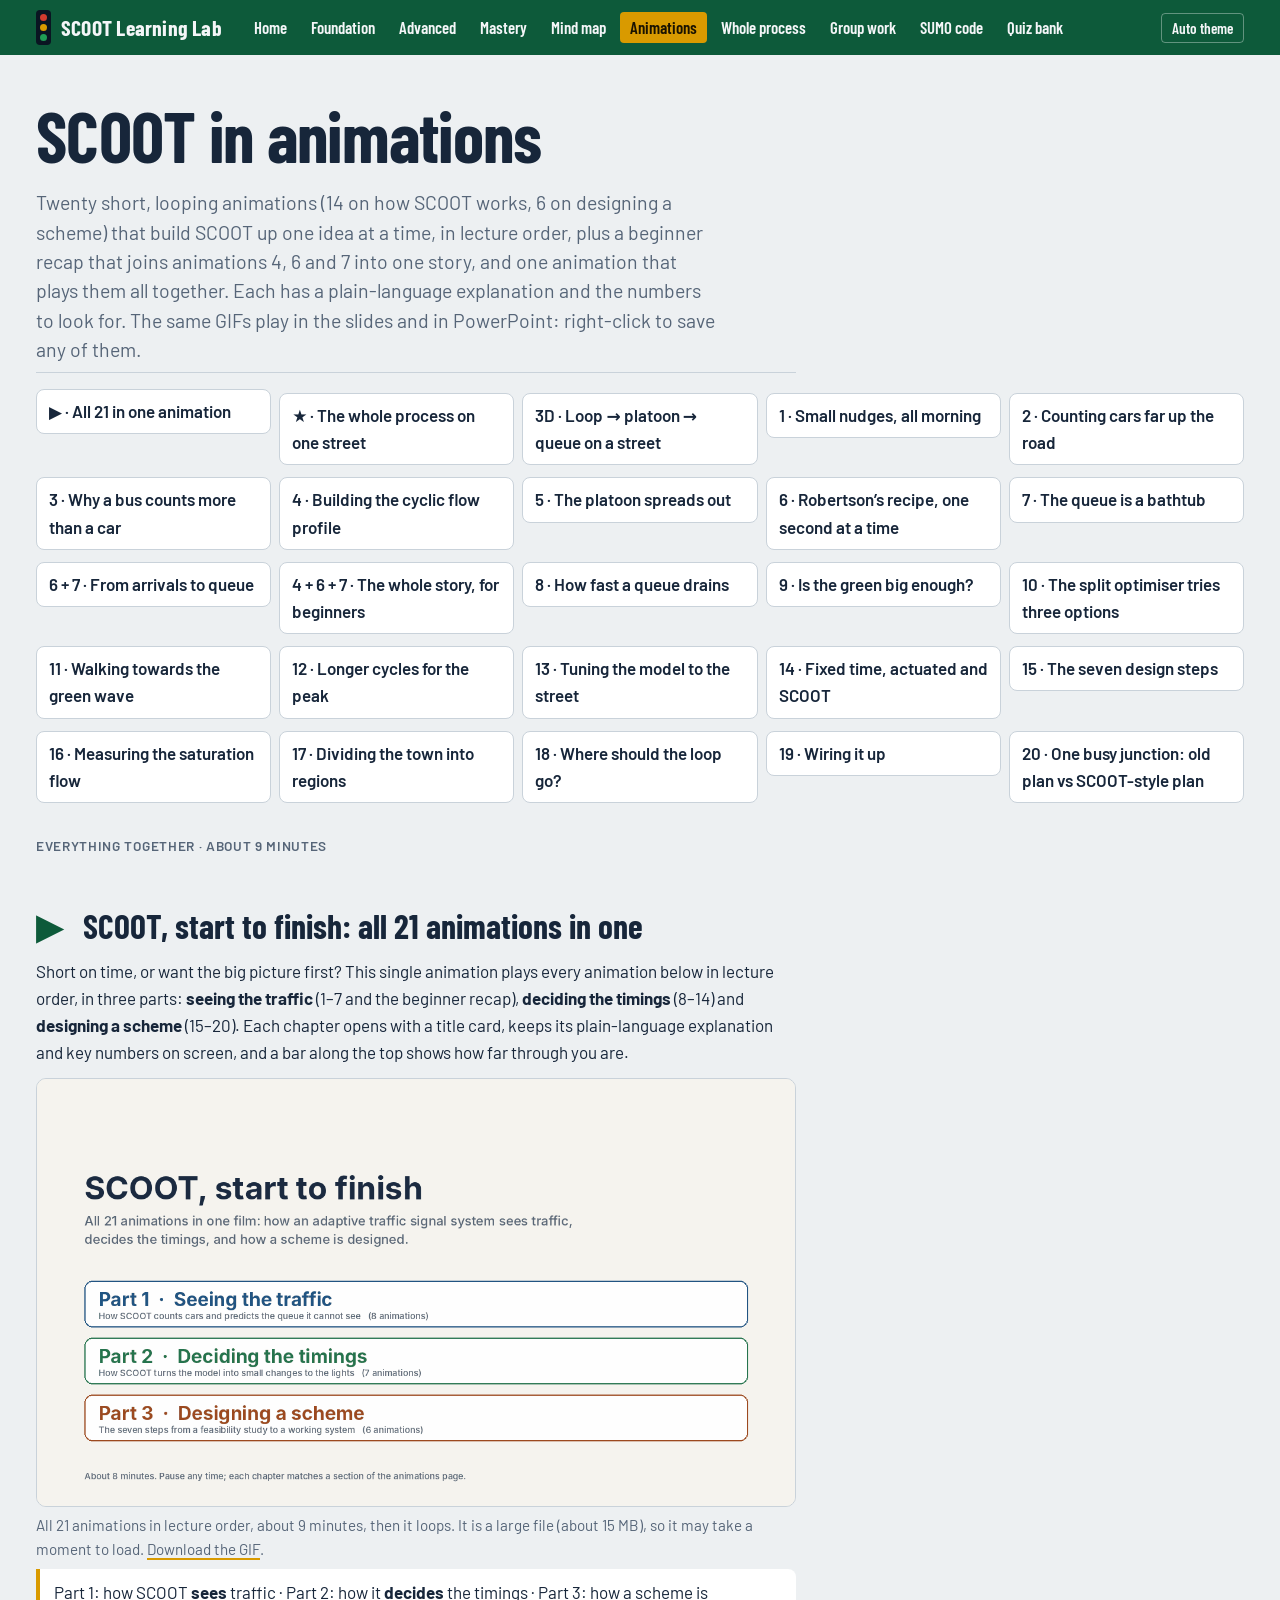
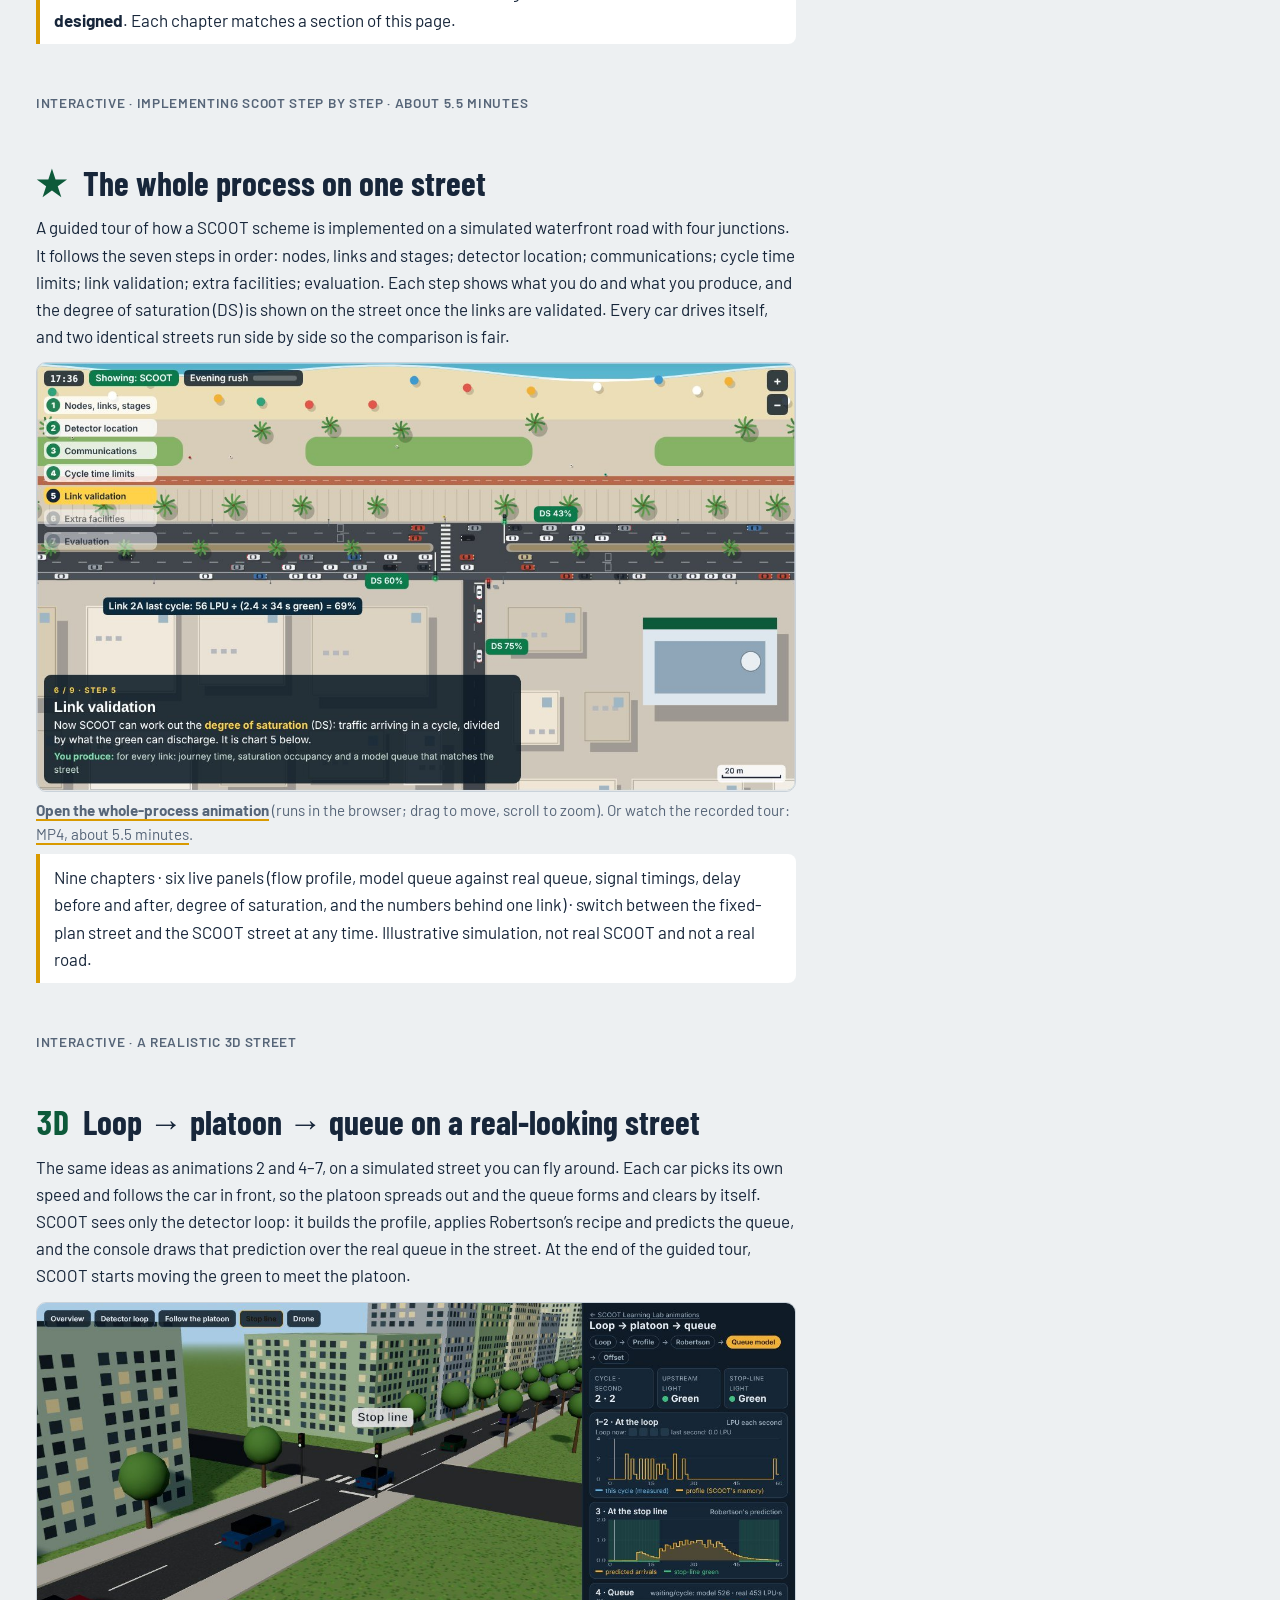
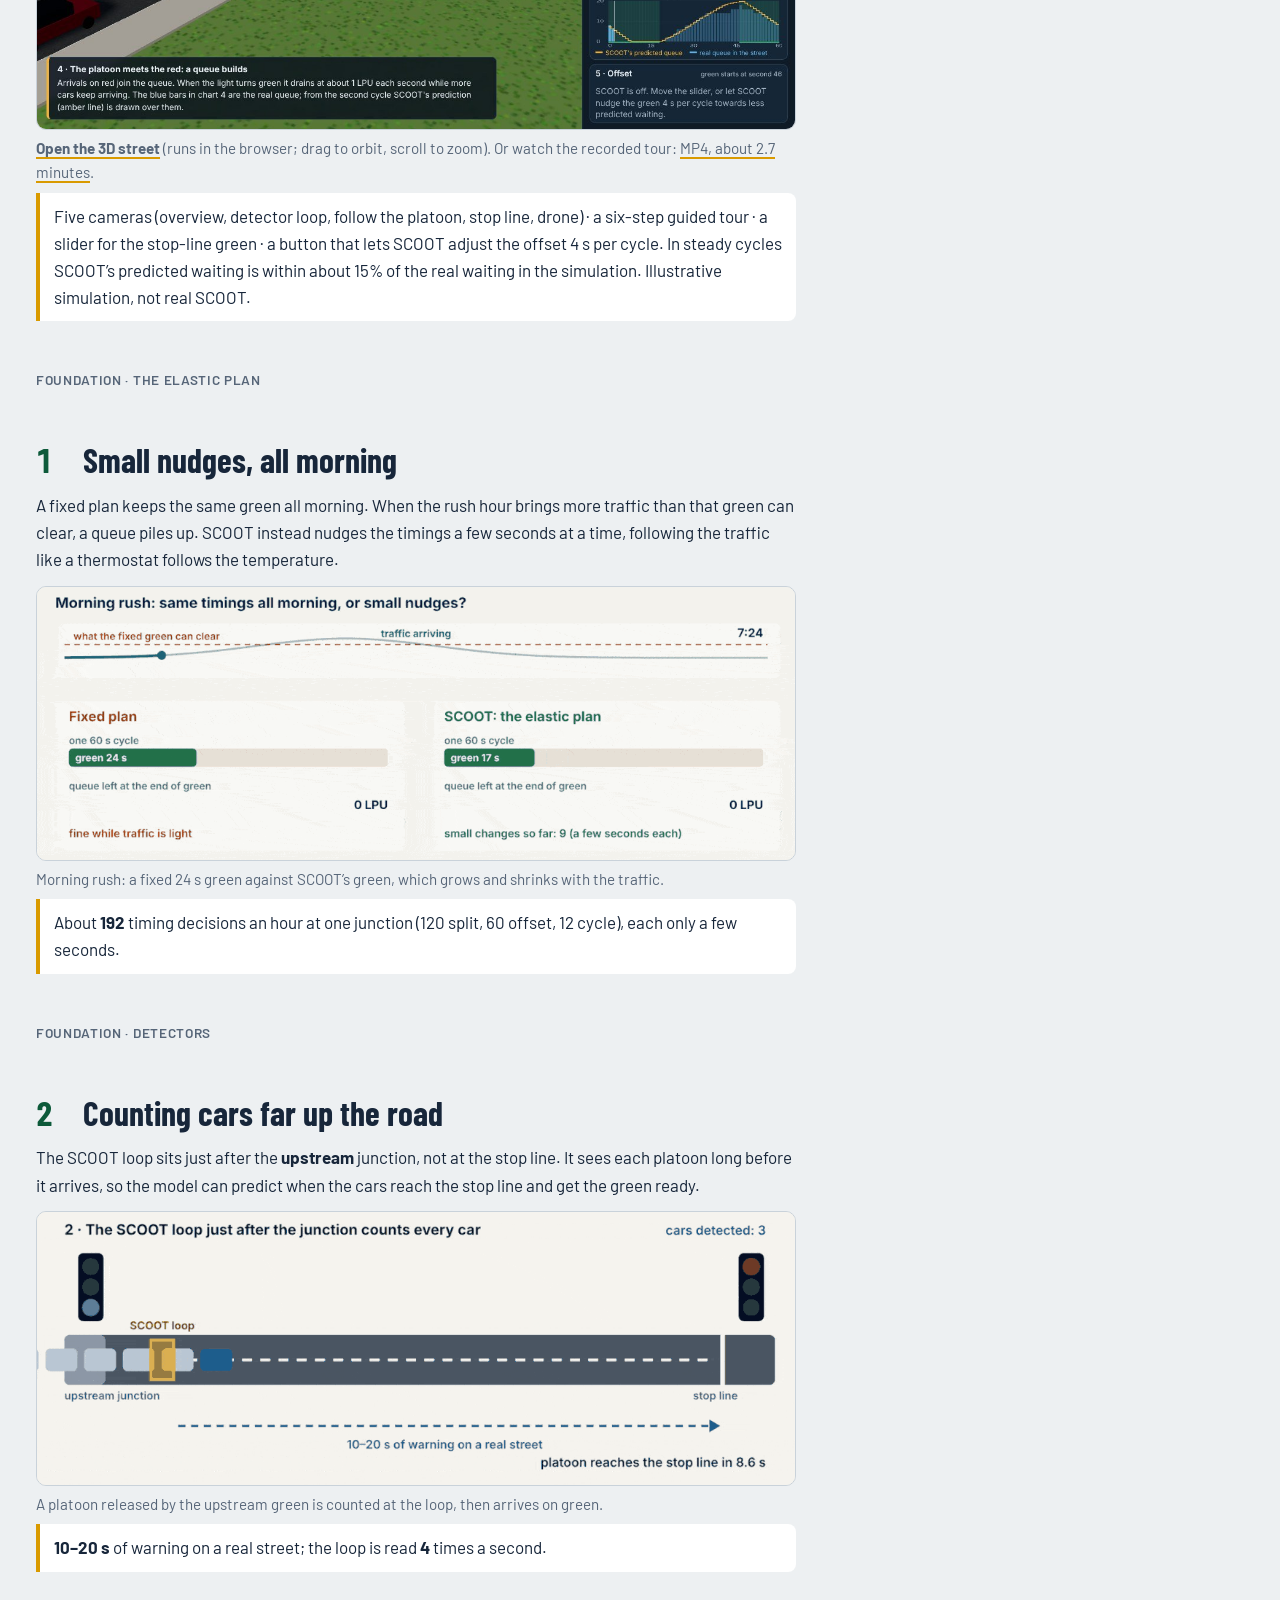
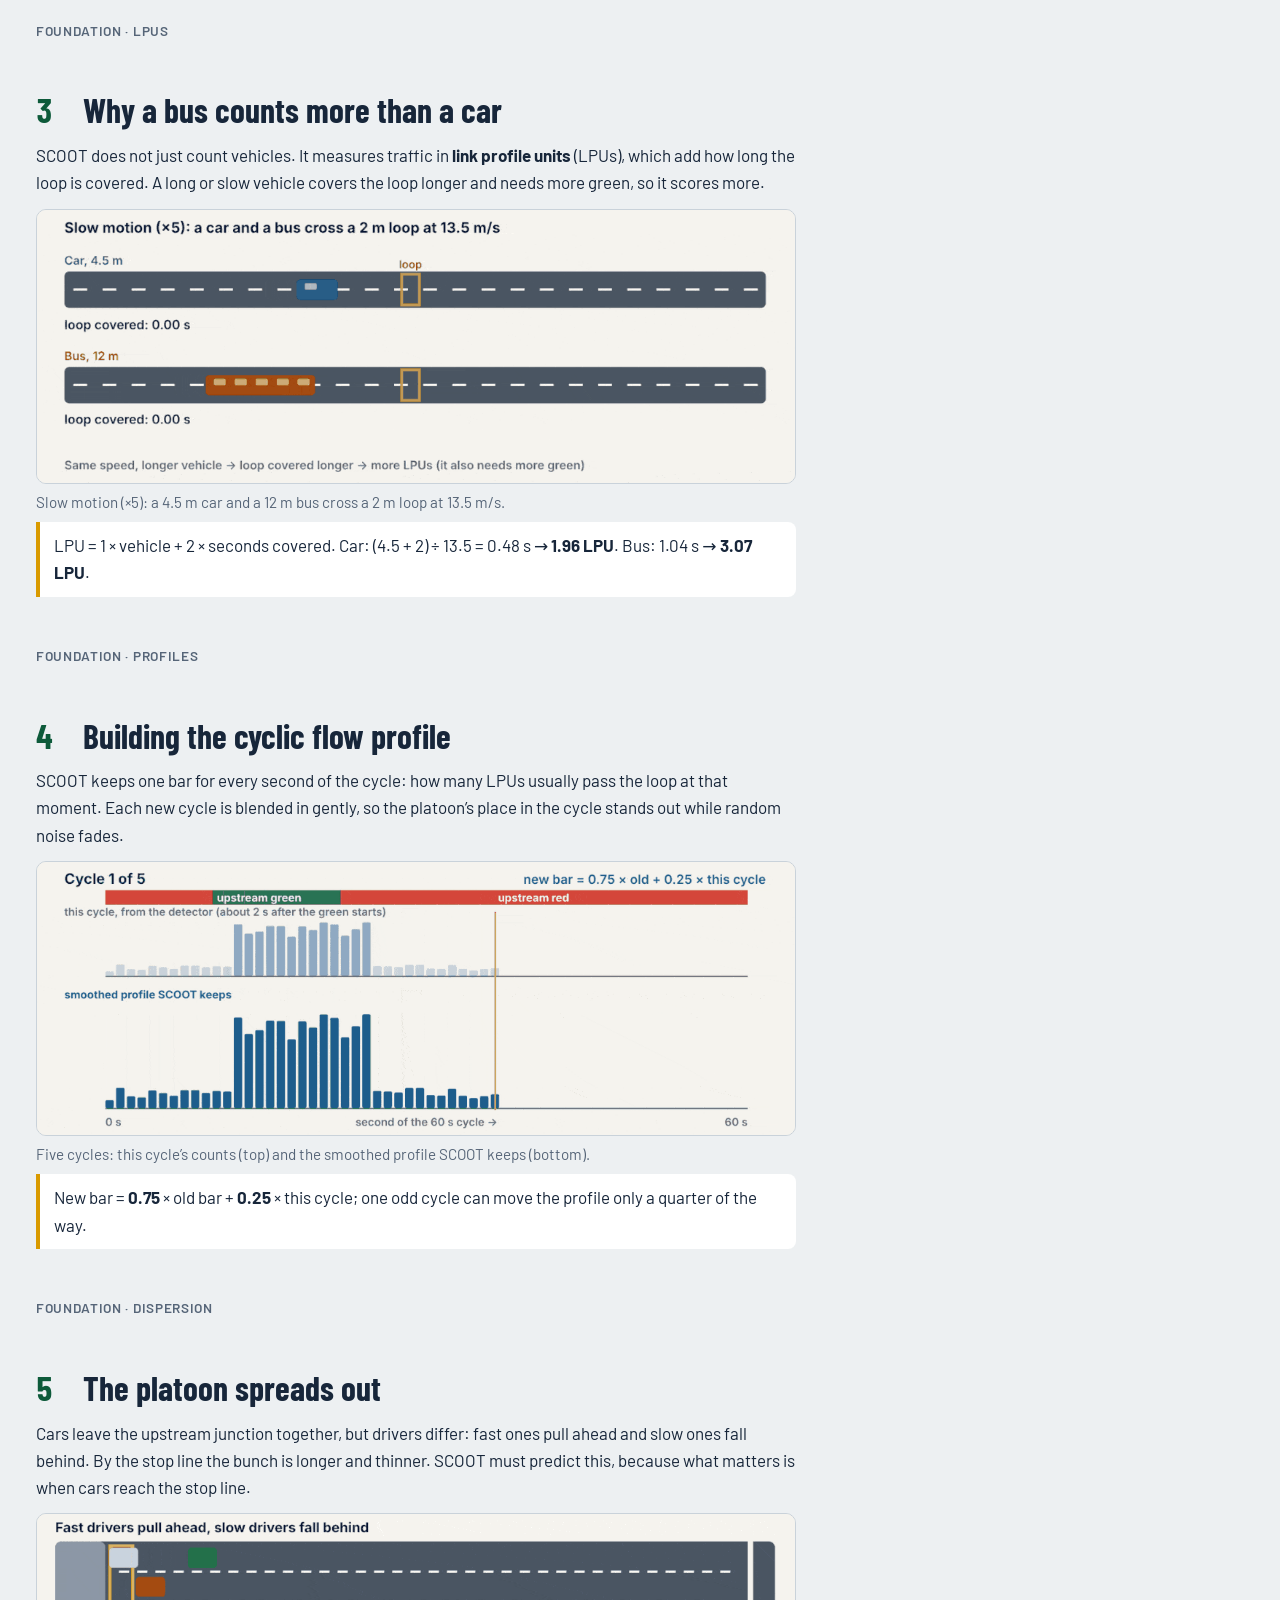
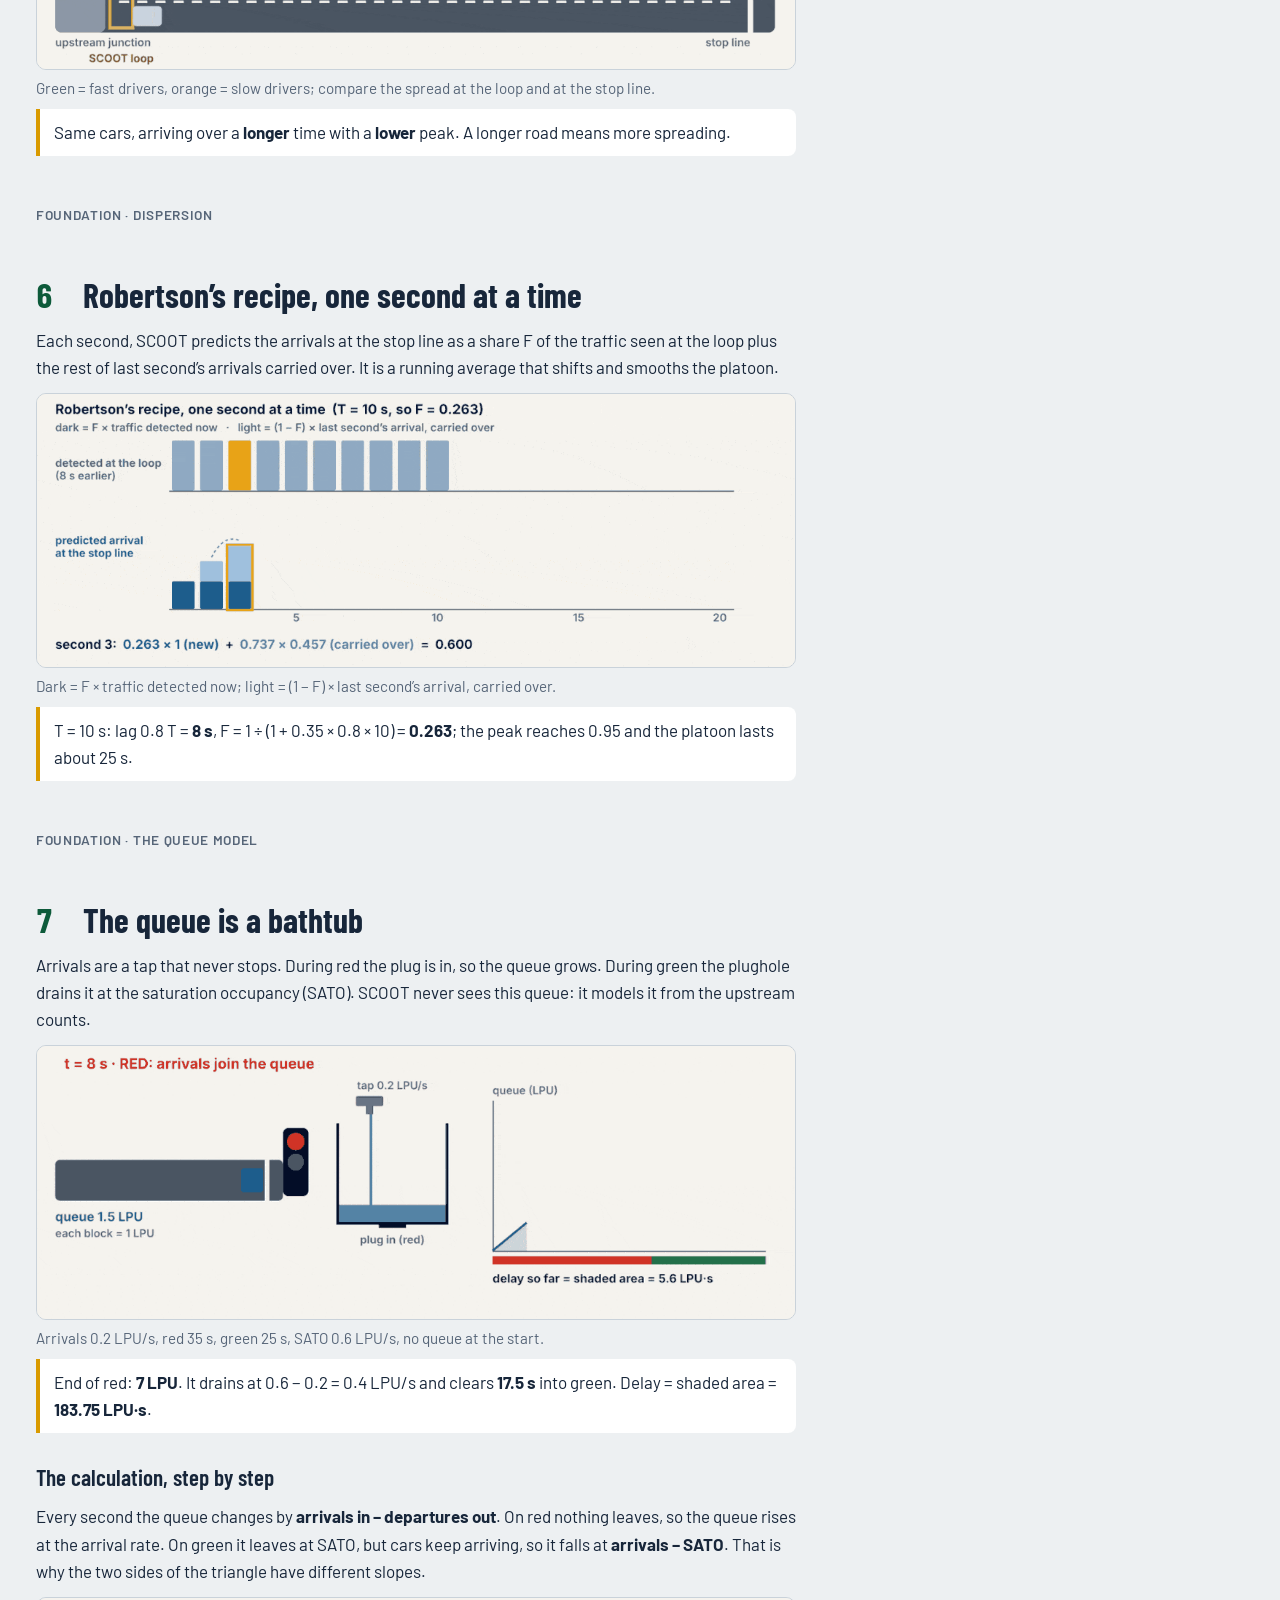
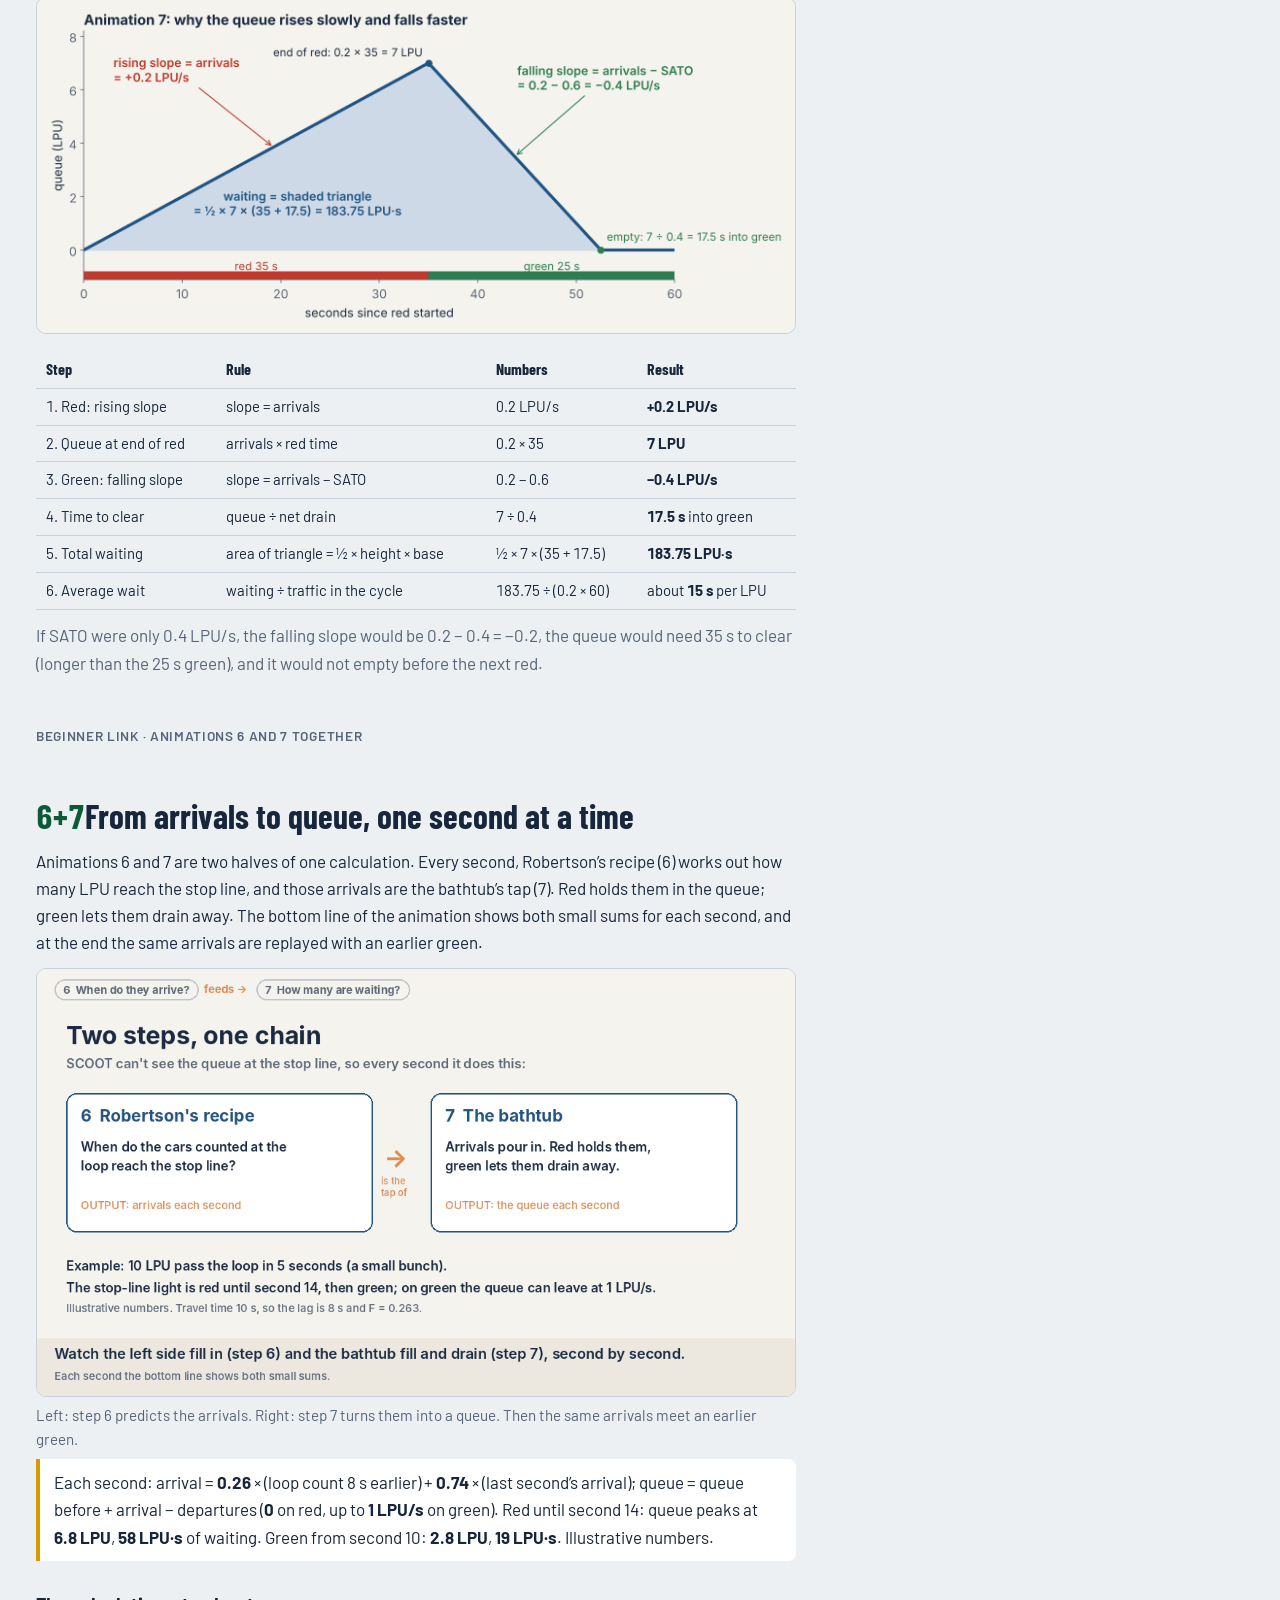
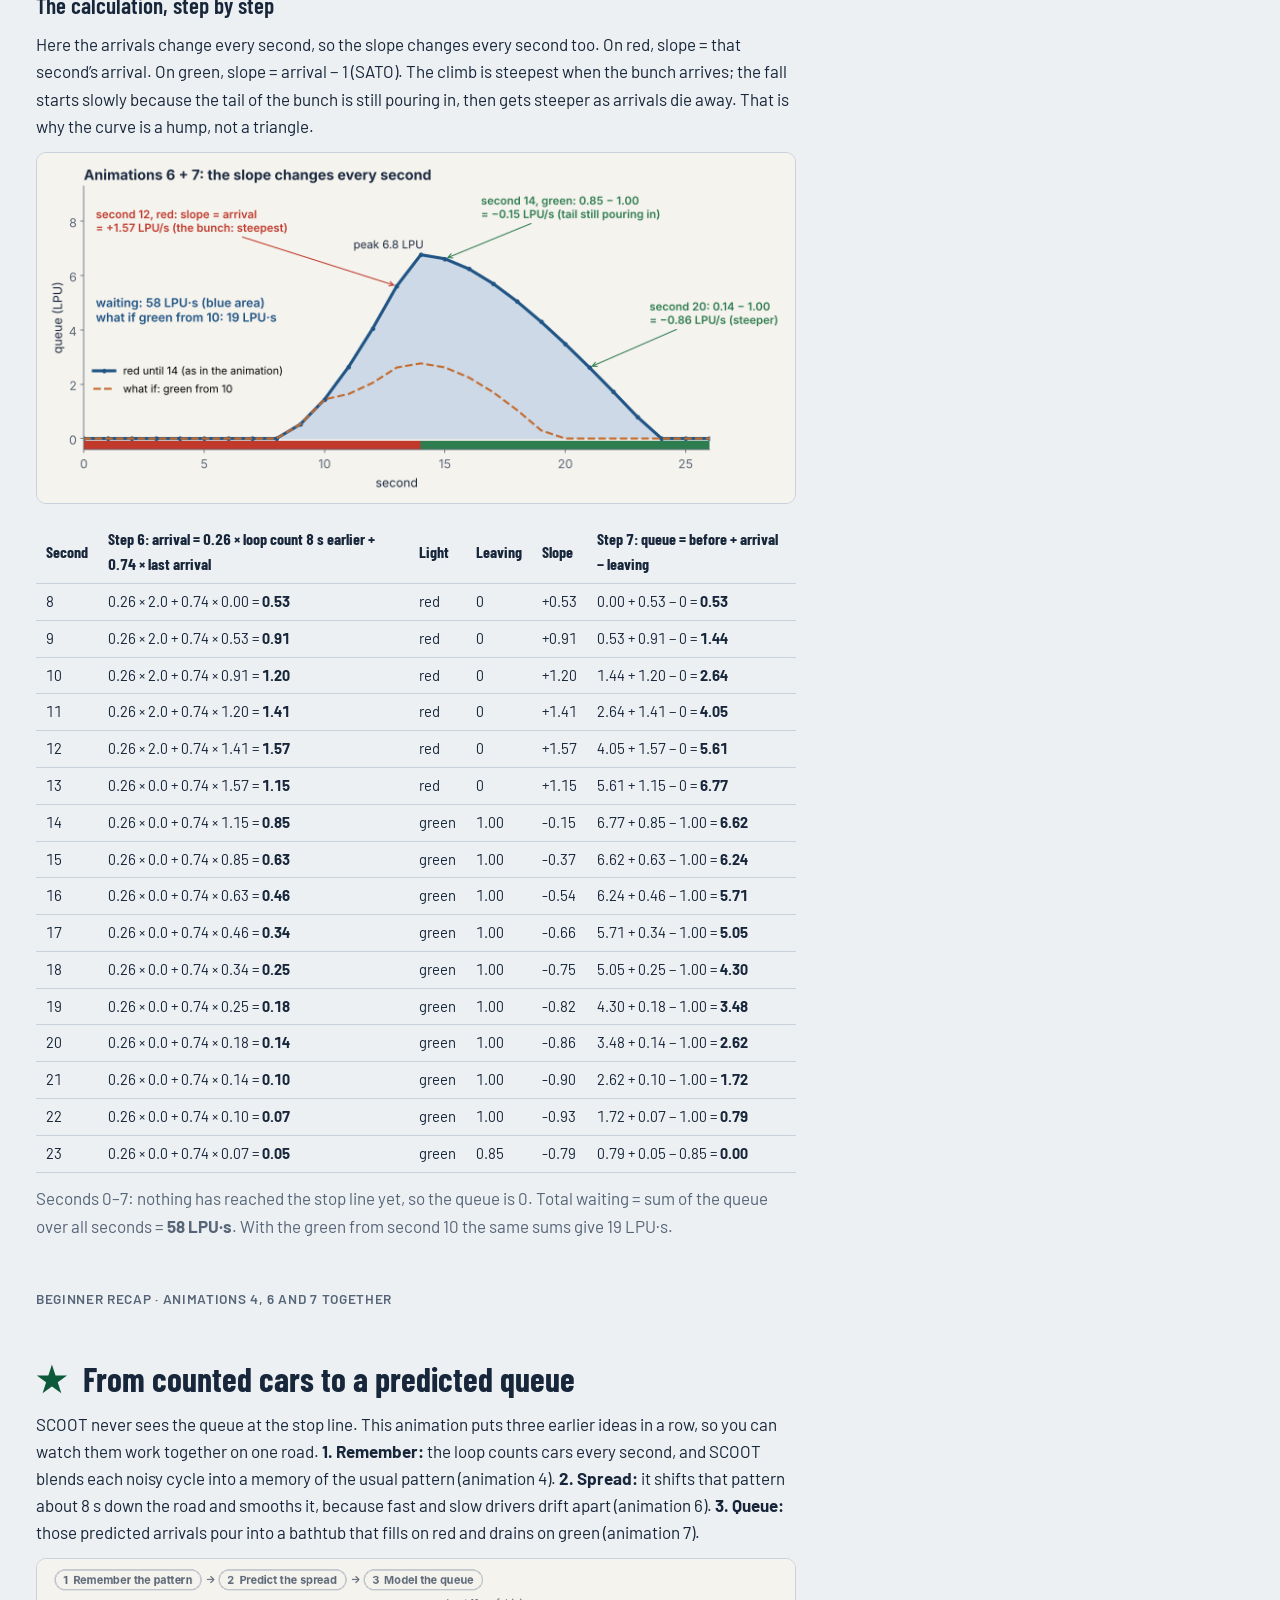
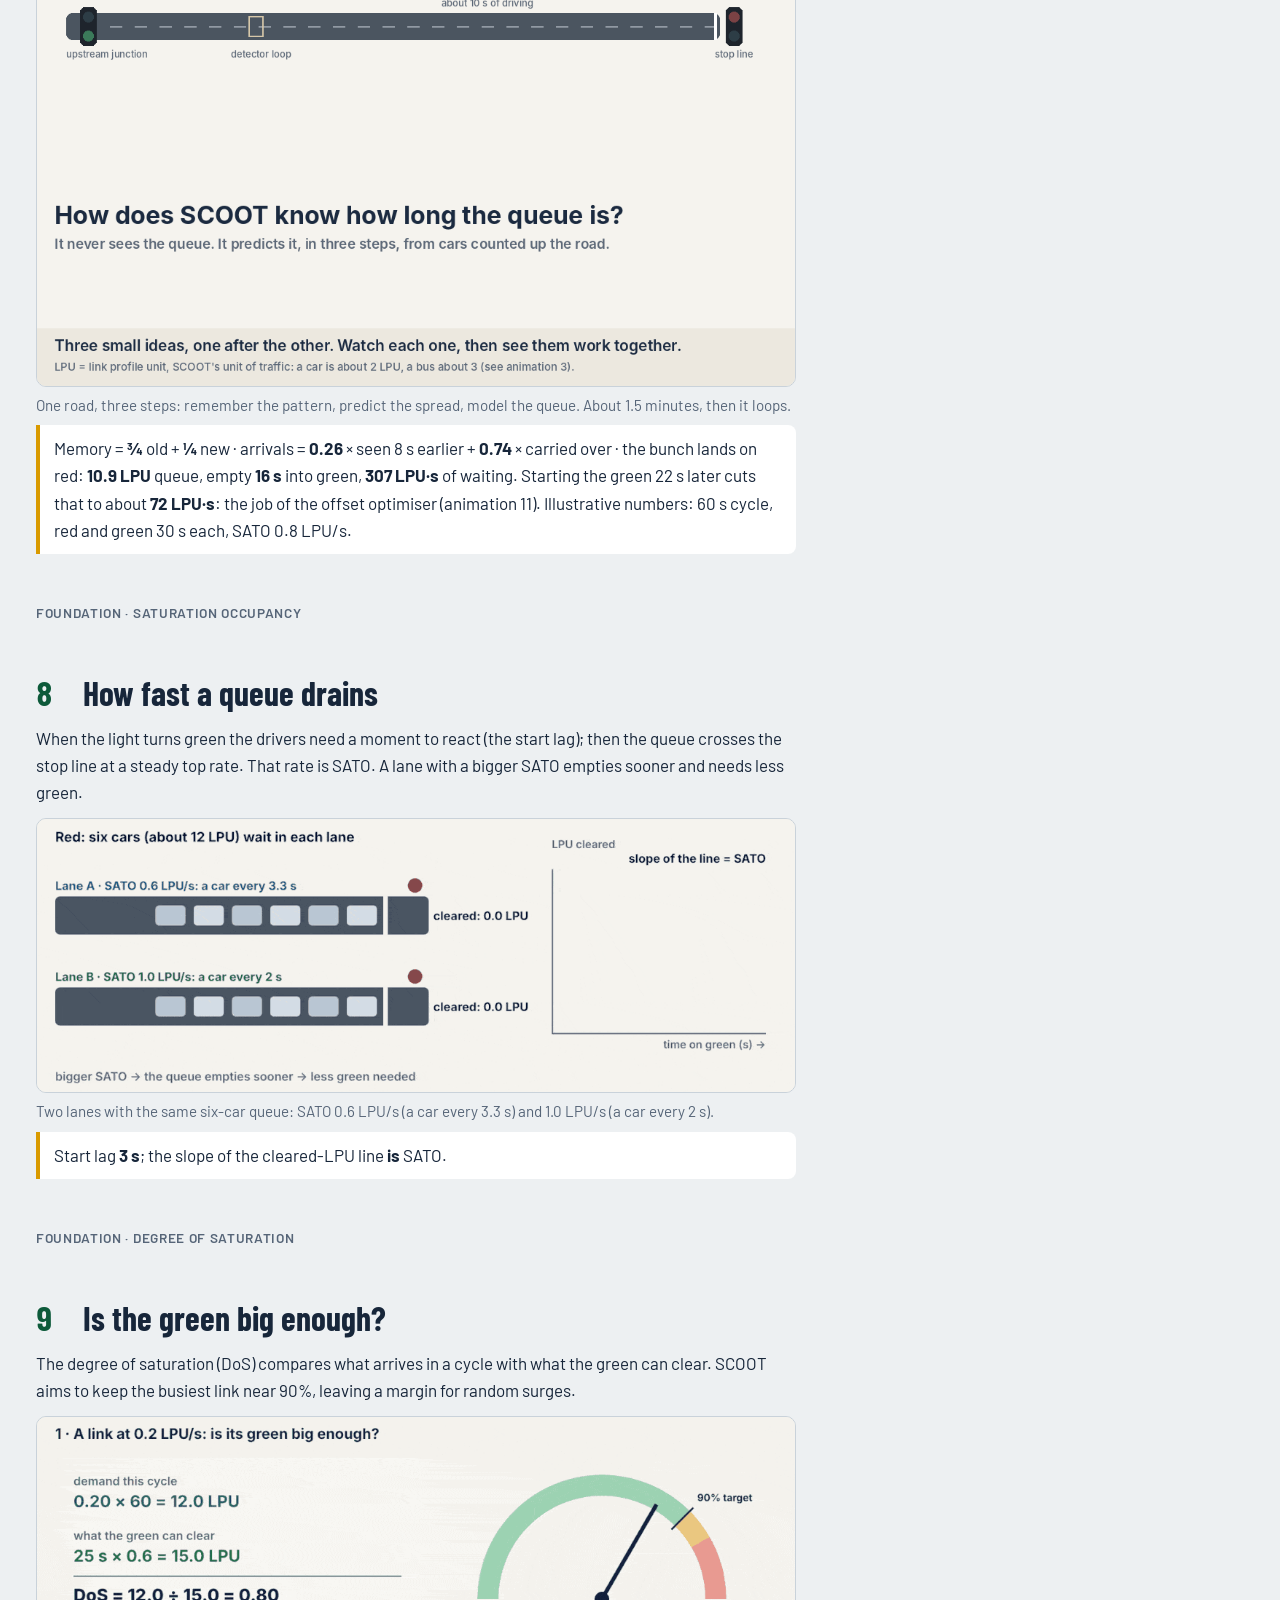
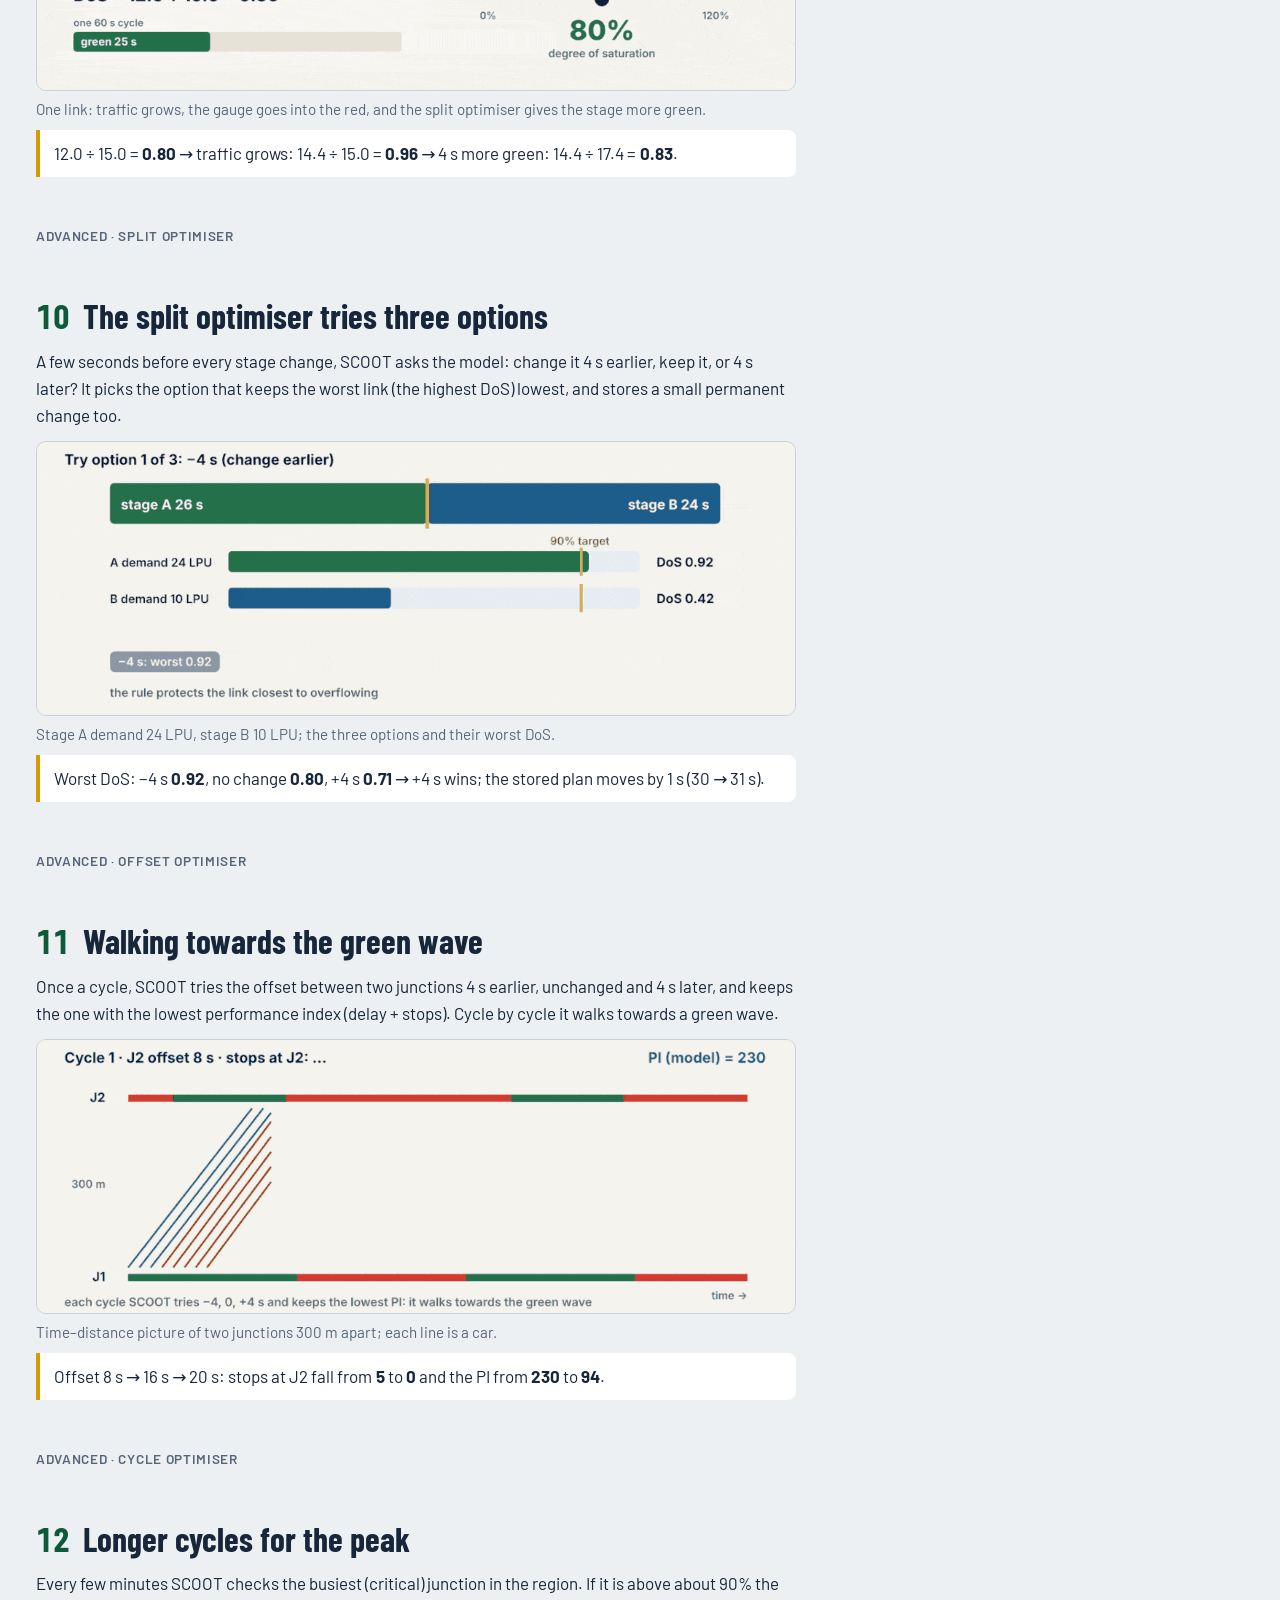
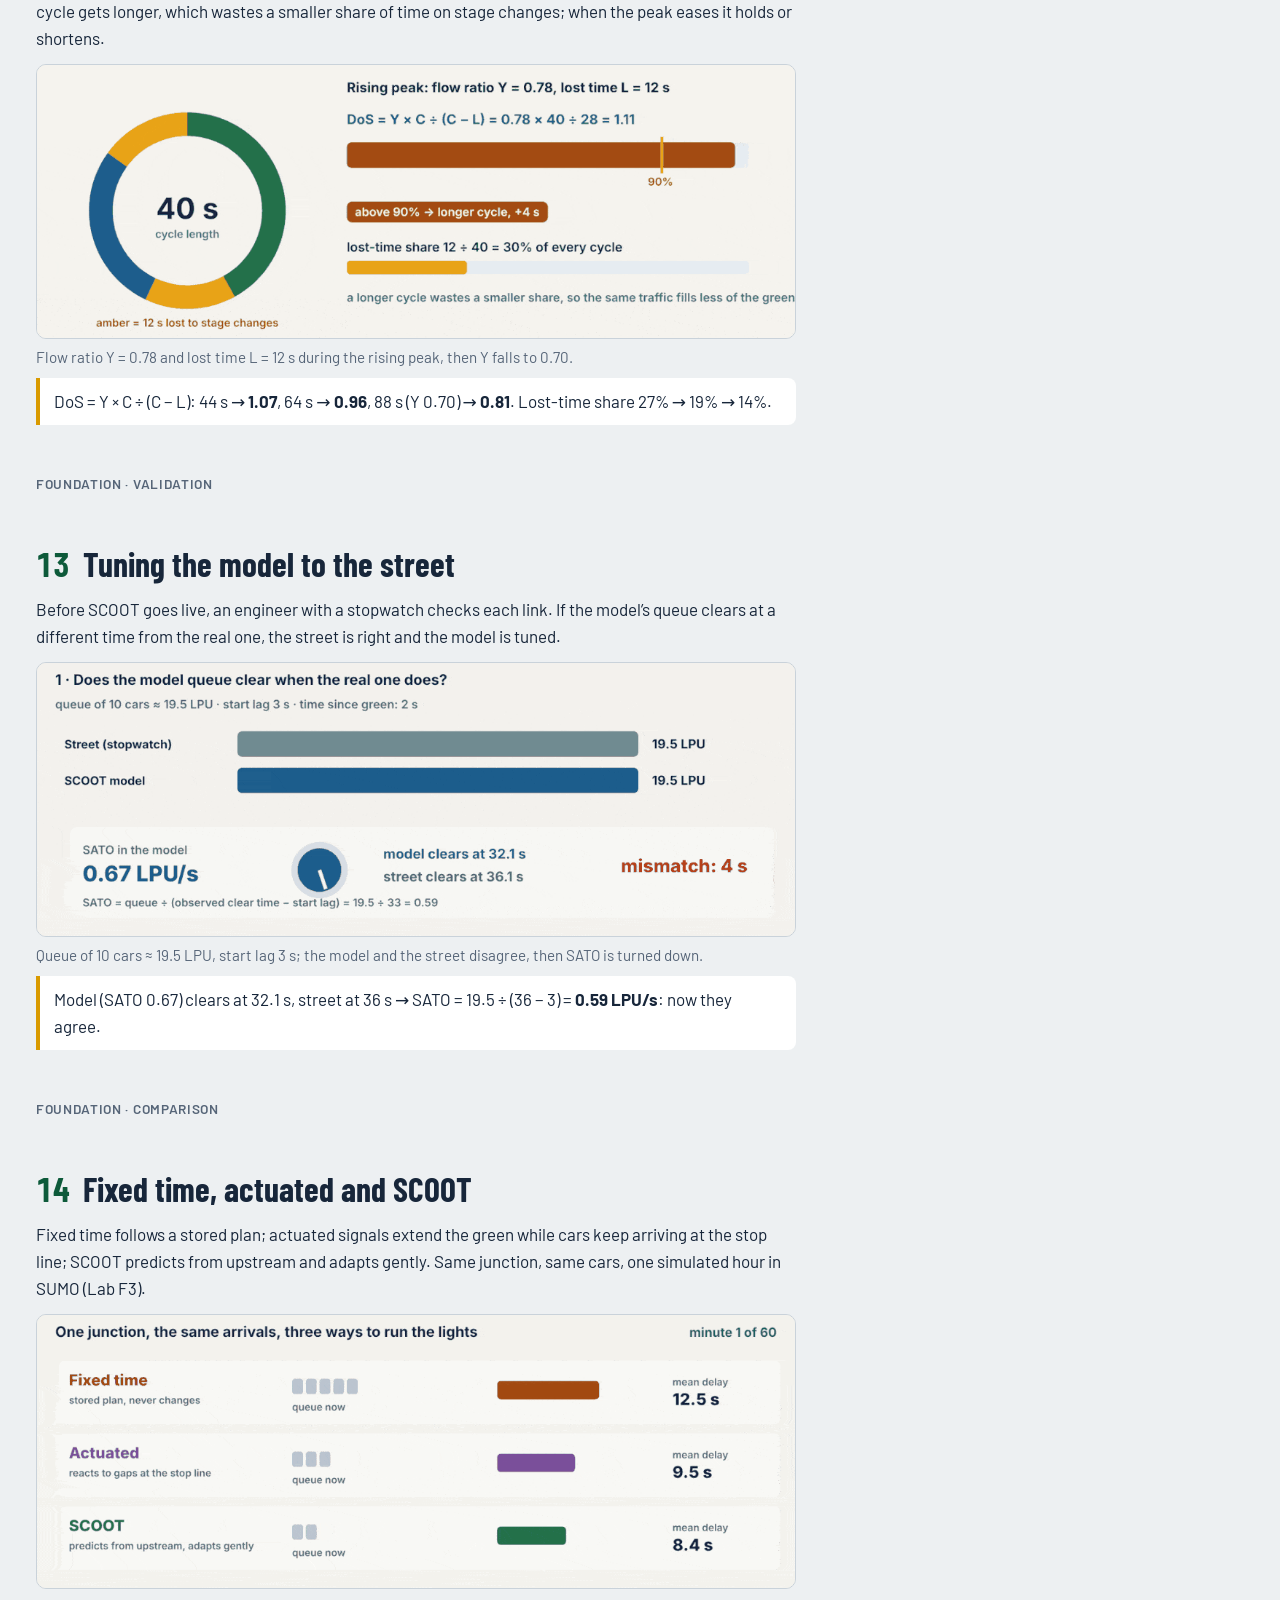
<file: docs/animations.html>
<!doctype html>
<html lang="en">
<head>
<meta charset="utf-8">
<meta name="viewport" content="width=device-width, initial-scale=1, viewport-fit=cover">
<title>SCOOT in Animations</title>
<meta name="description" content="Twenty short looping animations that explain SCOOT step by step for beginners, plus beginner add-ons and an all-in-one animation.">
<link rel="preconnect" href="https://fonts.googleapis.com"><link rel="preconnect" href="https://fonts.gstatic.com" crossorigin>
<link rel="stylesheet" href="https://fonts.googleapis.com/css2?family=Barlow+Condensed:wght@500;600;700;800&family=Barlow:ital,wght@0,400;0,500;0,600;1,400&family=Caveat:wght@600;700&family=JetBrains+Mono:wght@500;700&display=swap">
<link rel="stylesheet" href="css/site.css">
<style>
  .anim-toc { display: grid; grid-template-columns: repeat(auto-fill, minmax(230px, 1fr)); gap: 8px; margin: 1rem 0 2rem; padding: 0; list-style: none; }
  .anim-toc a { display: block; padding: 8px 12px; border: 1px solid var(--line); border-radius: 8px; background: var(--surface); text-decoration: none; font-weight: 600; }
  .anim { margin: 0 0 3rem; }
  .anim figure { margin: 12px 0 0; }
  .anim img { display: block; width: 100%; height: auto; border: 1px solid var(--line); border-radius: 10px; background: #f5f3ee; }
  .anim figcaption { font-size: .95rem; color: var(--muted); margin-top: 6px; }
  .anim .num { display: inline-block; min-width: 1.4em; color: var(--band); }
  :root[data-theme="dark"] .anim .num { color: var(--go); }
  @media (prefers-color-scheme: dark) { :root:not([data-theme="light"]) .anim .num { color: var(--go); } }
  .anim .keys { margin-top: 8px; padding: 10px 14px; border-left: 4px solid var(--amber); background: var(--surface); border-radius: 0 8px 8px 0; }
  .anim .lvl { font-size: .85rem; font-weight: 600; text-transform: uppercase; letter-spacing: .05em; color: var(--muted); margin-bottom: 2px; }
</style>
</head>
<body>
<main class="wrap">
  <header class="level-head prose">
    <h1>SCOOT in animations</h1>
    <p class="lede">Twenty short, looping animations (14 on how SCOOT works, 6 on designing a scheme) that build SCOOT up one idea at a time, in lecture order, plus a beginner recap that joins animations 4, 6 and 7 into one story, and one animation that plays them all together. Each has a plain-language explanation and the numbers to look for. The same GIFs play in the slides and in PowerPoint: right-click to save any of them.</p>
  </header>
  <nav aria-label="Animations"><ol class="anim-toc">
    <li><a href="#all">▶ · All 21 in one animation</a></li>
    <li><a href="#process">★ · The whole process on one street</a></li>
    <li><a href="#street3d">3D · Loop → platoon → queue on a street</a></li>
    <li><a href="#elastic">1 · Small nudges, all morning</a></li>
    <li><a href="#detect">2 · Counting cars far up the road</a></li>
    <li><a href="#lpu">3 · Why a bus counts more than a car</a></li>
    <li><a href="#profile">4 · Building the cyclic flow profile</a></li>
    <li><a href="#spread">5 · The platoon spreads out</a></li>
    <li><a href="#recipe">6 · Robertson’s recipe, one second at a time</a></li>
    <li><a href="#queue">7 · The queue is a bathtub</a></li>
    <li><a href="#chain">6 + 7 · From arrivals to queue</a></li>
    <li><a href="#story">4 + 6 + 7 · The whole story, for beginners</a></li>
    <li><a href="#sato">8 · How fast a queue drains</a></li>
    <li><a href="#dos">9 · Is the green big enough?</a></li>
    <li><a href="#split">10 · The split optimiser tries three options</a></li>
    <li><a href="#offset">11 · Walking towards the green wave</a></li>
    <li><a href="#cycle">12 · Longer cycles for the peak</a></li>
    <li><a href="#validate">13 · Tuning the model to the street</a></li>
    <li><a href="#versus">14 · Fixed time, actuated and SCOOT</a></li>
    <li><a href="#d-steps">15 · The seven design steps</a></li>
    <li><a href="#d-survey">16 · Measuring the saturation flow</a></li>
    <li><a href="#d-regions">17 · Dividing the town into regions</a></li>
    <li><a href="#d-loops">18 · Where should the loop go?</a></li>
    <li><a href="#d-utc">19 · Wiring it up</a></li>
    <li><a href="#d-sim">20 · One busy junction: old plan vs SCOOT-style plan</a></li>
  </ol></nav>
  <section class="prose anim" id="all">
    <p class="lvl">Everything together · about 9 minutes</p>
    <h2><span class="num">▶</span>SCOOT, start to finish: all 21 animations in one</h2>
    <p>Short on time, or want the big picture first? This single animation plays every animation below in lecture order, in three parts: <b>seeing the traffic</b> (1–7 and the beginner recap), <b>deciding the timings</b> (8–14) and <b>designing a scheme</b> (15–20). Each chapter opens with a title card, keeps its plain-language explanation and key numbers on screen, and a bar along the top shows how far through you are.</p>
    <figure><img src="animations/SCOOT_00_all_in_one.gif" alt="Animation: All 21 SCOOT animations in one, with part and chapter cards, explanations and a progress bar." loading="lazy" width="1280" height="720"><figcaption>All 21 animations in lecture order, about 9 minutes, then it loops. It is a large file (about 15 MB), so it may take a moment to load. <a href="animations/SCOOT_00_all_in_one.gif" download>Download the GIF</a>.</figcaption></figure>
    <p class="keys">Part 1: how SCOOT <b>sees</b> traffic · Part 2: how it <b>decides</b> the timings · Part 3: how a scheme is <b>designed</b>. Each chapter matches a section of this page.</p>
  </section>
  <section class="prose anim" id="process">
    <p class="lvl">Interactive · implementing SCOOT step by step · about 5.5 minutes</p>
    <h2><span class="num">★</span>The whole process on one street</h2>
    <p>A guided tour of how a SCOOT scheme is implemented on a simulated waterfront road with four junctions. It follows the seven steps in order: nodes, links and stages; detector location; communications; cycle time limits; link validation; extra facilities; evaluation. Each step shows what you do and what you produce, and the degree of saturation (DS) is shown on the street once the links are validated. Every car drives itself, and two identical streets run side by side so the comparison is fair.</p>
    <figure><a href="process.html"><img src="animations/process_poster.jpg" alt="Top view of a waterfront road with palms, a beach, moving cars, a junction with signals, a list of the seven implementation steps and degree-of-saturation labels on each approach." loading="lazy" width="1208" height="681"></a><figcaption><a href="process.html"><b>Open the whole-process animation</b></a> (runs in the browser; drag to move, scroll to zoom). Or watch the recorded tour: <a href="animations/SCOOT_process_tour.mp4">MP4, about 5.5 minutes</a>.</figcaption></figure>
    <p class="keys">Nine chapters · six live panels (flow profile, model queue against real queue, signal timings, delay before and after, degree of saturation, and the numbers behind one link) · switch between the fixed-plan street and the SCOOT street at any time. Illustrative simulation, not real SCOOT and not a real road.</p>
  </section>
  <section class="prose anim" id="street3d">
    <p class="lvl">Interactive · a realistic 3D street</p>
    <h2><span class="num">3D</span>Loop → platoon → queue on a real-looking street</h2>
    <p>The same ideas as animations 2 and 4–7, on a simulated street you can fly around. Each car picks its own speed and follows the car in front, so the platoon spreads out and the queue forms and clears by itself. SCOOT sees only the detector loop: it builds the profile, applies Robertson’s recipe and predicts the queue, and the console draws that prediction over the real queue in the street. At the end of the guided tour, SCOOT starts moving the green to meet the platoon.</p>
    <figure><a href="scoot3d.html"><img src="animations/scoot3d_poster.jpg" alt="A 3D street with a queue of cars at the stop line, and a console with charts of loop counts, predicted arrivals and the predicted and real queue." loading="lazy" width="1280" height="720"></a><figcaption><a href="scoot3d.html"><b>Open the 3D street</b></a> (runs in the browser; drag to orbit, scroll to zoom). Or watch the recorded tour: <a href="animations/SCOOT_3D_tour.mp4">MP4, about 2.7 minutes</a>.</figcaption></figure>
    <p class="keys">Five cameras (overview, detector loop, follow the platoon, stop line, drone) · a six-step guided tour · a slider for the stop-line green · a button that lets SCOOT adjust the offset 4 s per cycle. In steady cycles SCOOT’s predicted waiting is within about 15% of the real waiting in the simulation. Illustrative simulation, not real SCOOT.</p>
  </section>
  <section class="prose anim" id="elastic">
    <p class="lvl">Foundation · the elastic plan</p>
    <h2><span class="num">1</span>Small nudges, all morning</h2>
    <p>A fixed plan keeps the same green all morning. When the rush hour brings more traffic than that green can clear, a queue piles up. SCOOT instead nudges the timings a few seconds at a time, following the traffic like a thermostat follows the temperature.</p>
    <figure><img src="animations/SCOOT_13_elastic_plan.gif" alt="Animation: Morning rush: a fixed 24 s green against SCOOT’s green, which grows and shrinks with the traffic." loading="lazy" width="1040" height="375"><figcaption>Morning rush: a fixed 24 s green against SCOOT’s green, which grows and shrinks with the traffic.</figcaption></figure>
    <p class="keys">About <b>192</b> timing decisions an hour at one junction (120 split, 60 offset, 12 cycle), each only a few seconds.</p>
  </section>
  <section class="prose anim" id="detect">
    <p class="lvl">Foundation · detectors</p>
    <h2><span class="num">2</span>Counting cars far up the road</h2>
    <p>The SCOOT loop sits just after the <b>upstream</b> junction, not at the stop line. It sees each platoon long before it arrives, so the model can predict when the cars reach the stop line and get the green ready.</p>
    <figure><img src="animations/SCOOT_01_upstream_detection.gif" alt="Animation: A platoon released by the upstream green is counted at the loop, then arrives on green." loading="lazy" width="1040" height="375"><figcaption>A platoon released by the upstream green is counted at the loop, then arrives on green.</figcaption></figure>
    <p class="keys"><b>10–20 s</b> of warning on a real street; the loop is read <b>4</b> times a second.</p>
  </section>
  <section class="prose anim" id="lpu">
    <p class="lvl">Foundation · LPUs</p>
    <h2><span class="num">3</span>Why a bus counts more than a car</h2>
    <p>SCOOT does not just count vehicles. It measures traffic in <b>link profile units</b> (LPUs), which add how long the loop is covered. A long or slow vehicle covers the loop longer and needs more green, so it scores more.</p>
    <figure><img src="animations/SCOOT_02_LPU_car_vs_bus.gif" alt="Animation: Slow motion (×5): a 4.5 m car and a 12 m bus cross a 2 m loop at 13.5 m/s." loading="lazy" width="1040" height="375"><figcaption>Slow motion (×5): a 4.5 m car and a 12 m bus cross a 2 m loop at 13.5 m/s.</figcaption></figure>
    <p class="keys">LPU = 1 × vehicle + 2 × seconds covered. Car: (4.5 + 2) ÷ 13.5 = 0.48 s → <b>1.96 LPU</b>. Bus: 1.04 s → <b>3.07 LPU</b>.</p>
  </section>
  <section class="prose anim" id="profile">
    <p class="lvl">Foundation · profiles</p>
    <h2><span class="num">4</span>Building the cyclic flow profile</h2>
    <p>SCOOT keeps one bar for every second of the cycle: how many LPUs usually pass the loop at that moment. Each new cycle is blended in gently, so the platoon’s place in the cycle stands out while random noise fades.</p>
    <figure><img src="animations/SCOOT_03_cyclic_flow_profile.gif" alt="Animation: Five cycles: this cycle’s counts (top) and the smoothed profile SCOOT keeps (bottom)." loading="lazy" width="1040" height="375"><figcaption>Five cycles: this cycle’s counts (top) and the smoothed profile SCOOT keeps (bottom).</figcaption></figure>
    <p class="keys">New bar = <b>0.75</b> × old bar + <b>0.25</b> × this cycle; one odd cycle can move the profile only a quarter of the way.</p>
  </section>
  <section class="prose anim" id="spread">
    <p class="lvl">Foundation · dispersion</p>
    <h2><span class="num">5</span>The platoon spreads out</h2>
    <p>Cars leave the upstream junction together, but drivers differ: fast ones pull ahead and slow ones fall behind. By the stop line the bunch is longer and thinner. SCOOT must predict this, because what matters is when cars reach the stop line.</p>
    <figure><img src="animations/SCOOT_11_platoon_spreading.gif" alt="Animation: Green = fast drivers, orange = slow drivers; compare the spread at the loop and at the stop line." loading="lazy" width="1040" height="375"><figcaption>Green = fast drivers, orange = slow drivers; compare the spread at the loop and at the stop line.</figcaption></figure>
    <p class="keys">Same cars, arriving over a <b>longer</b> time with a <b>lower</b> peak. A longer road means more spreading.</p>
  </section>
  <section class="prose anim" id="recipe">
    <p class="lvl">Foundation · dispersion</p>
    <h2><span class="num">6</span>Robertson’s recipe, one second at a time</h2>
    <p>Each second, SCOOT predicts the arrivals at the stop line as a share F of the traffic seen at the loop plus the rest of last second’s arrivals carried over. It is a running average that shifts and smooths the platoon.</p>
    <figure><img src="animations/SCOOT_12_dispersion_recipe.gif" alt="Animation: Dark = F × traffic detected now; light = (1 − F) × last second’s arrival, carried over." loading="lazy" width="1040" height="375"><figcaption>Dark = F × traffic detected now; light = (1 − F) × last second’s arrival, carried over.</figcaption></figure>
    <p class="keys">T = 10 s: lag 0.8 T = <b>8 s</b>, F = 1 ÷ (1 + 0.35 × 0.8 × 10) = <b>0.263</b>; the peak reaches 0.95 and the platoon lasts about 25 s.</p>
  </section>
  <section class="prose anim" id="queue">
    <p class="lvl">Foundation · the queue model</p>
    <h2><span class="num">7</span>The queue is a bathtub</h2>
    <p>Arrivals are a tap that never stops. During red the plug is in, so the queue grows. During green the plughole drains it at the saturation occupancy (SATO). SCOOT never sees this queue: it models it from the upstream counts.</p>
    <figure><img src="animations/SCOOT_05_queue_bathtub.gif" alt="Animation: Arrivals 0.2 LPU/s, red 35 s, green 25 s, SATO 0.6 LPU/s, no queue at the start." loading="lazy" width="1040" height="375"><figcaption>Arrivals 0.2 LPU/s, red 35 s, green 25 s, SATO 0.6 LPU/s, no queue at the start.</figcaption></figure>
    <p class="keys">End of red: <b>7 LPU</b>. It drains at 0.6 − 0.2 = 0.4 LPU/s and clears <b>17.5 s</b> into green. Delay = shaded area = <b>183.75 LPU·s</b>.</p>
    <h3>The calculation, step by step</h3>
    <p>Every second the queue changes by <b>arrivals in − departures out</b>. On red nothing leaves, so the queue rises at the arrival rate. On green it leaves at SATO, but cars keep arriving, so it falls at <b>arrivals − SATO</b>. That is why the two sides of the triangle have different slopes.</p>
    <figure><img src="animations/calc_07_queue_slopes.png" alt="Queue against time for animation 7: a straight rise at +0.2 LPU/s during 35 s of red to 7 LPU, then a steeper straight fall at −0.4 LPU/s that empties 17.5 s into green; the shaded triangle is 183.75 LPU·s of waiting." loading="lazy" width="1560" height="690"></figure>
    <div class="table-scroll"><table class="data">
      <tr><th>Step</th><th>Rule</th><th>Numbers</th><th>Result</th></tr>
      <tr><td>1. Red: rising slope</td><td>slope = arrivals</td><td>0.2 LPU/s</td><td><b>+0.2 LPU/s</b></td></tr>
      <tr><td>2. Queue at end of red</td><td>arrivals × red time</td><td>0.2 × 35</td><td><b>7 LPU</b></td></tr>
      <tr><td>3. Green: falling slope</td><td>slope = arrivals − SATO</td><td>0.2 − 0.6</td><td><b>−0.4 LPU/s</b></td></tr>
      <tr><td>4. Time to clear</td><td>queue ÷ net drain</td><td>7 ÷ 0.4</td><td><b>17.5 s</b> into green</td></tr>
      <tr><td>5. Total waiting</td><td>area of triangle = ½ × height × base</td><td>½ × 7 × (35 + 17.5)</td><td><b>183.75 LPU·s</b></td></tr>
      <tr><td>6. Average wait</td><td>waiting ÷ traffic in the cycle</td><td>183.75 ÷ (0.2 × 60)</td><td>about <b>15 s</b> per LPU</td></tr>
    </table></div>
    <p class="muted">If SATO were only 0.4 LPU/s, the falling slope would be 0.2 − 0.4 = −0.2, the queue would need 35 s to clear (longer than the 25 s green), and it would not empty before the next red.</p>
  </section>
  <section class="prose anim" id="chain">
    <p class="lvl">Beginner link · animations 6 and 7 together</p>
    <h2><span class="num">6+7</span>From arrivals to queue, one second at a time</h2>
    <p>Animations 6 and 7 are two halves of one calculation. Every second, Robertson’s recipe (6) works out how many LPU reach the stop line, and those arrivals are the bathtub’s tap (7). Red holds them in the queue; green lets them drain away. The bottom line of the animation shows both small sums for each second, and at the end the same arrivals are replayed with an earlier green.</p>
    <figure><img src="animations/SCOOT_24_recipe_to_queue.gif" alt="Animation: Left, Robertson's recipe turns 10 LPU counted at the loop into arrivals at the stop line second by second; right, those arrivals pour into a bathtub that fills on red and drains on green." loading="lazy" width="1040" height="585"><figcaption>Left: step 6 predicts the arrivals. Right: step 7 turns them into a queue. Then the same arrivals meet an earlier green.</figcaption></figure>
    <p class="keys">Each second: arrival = <b>0.26</b> × (loop count 8 s earlier) + <b>0.74</b> × (last second’s arrival); queue = queue before + arrival − departures (<b>0</b> on red, up to <b>1 LPU/s</b> on green). Red until second 14: queue peaks at <b>6.8 LPU</b>, <b>58 LPU·s</b> of waiting. Green from second 10: <b>2.8 LPU</b>, <b>19 LPU·s</b>. Illustrative numbers.</p>
    <h3>The calculation, step by step</h3>
    <p>Here the arrivals change every second, so the slope changes every second too. On red, slope = that second’s arrival. On green, slope = arrival − 1 (SATO). The climb is steepest when the bunch arrives; the fall starts slowly because the tail of the bunch is still pouring in, then gets steeper as arrivals die away. That is why the curve is a hump, not a triangle.</p>
    <figure><img src="animations/calc_67_queue_slopes.png" alt="Queue against time for animations 6 and 7: the queue rises fastest at second 12 (+1.57 LPU/s), peaks at 6.8 LPU at the end of red, falls slowly at first (−0.15 LPU/s at second 14) and faster later (−0.86 LPU/s at second 20), empty at second 23; a dashed line shows the smaller queue if the green starts at second 10." loading="lazy" width="1560" height="720"></figure>
    <div class="table-scroll"><table class="data">
      <tr><th>Second</th><th>Step 6: arrival = 0.26 × loop count 8 s earlier + 0.74 × last arrival</th><th>Light</th><th>Leaving</th><th>Slope</th><th>Step 7: queue = before + arrival − leaving</th></tr>
<tr><td>8</td><td>0.26 × 2.0 + 0.74 × 0.00 = <b>0.53</b></td><td>red</td><td>0</td><td>+0.53</td><td>0.00 + 0.53 − 0 = <b>0.53</b></td></tr>
<tr><td>9</td><td>0.26 × 2.0 + 0.74 × 0.53 = <b>0.91</b></td><td>red</td><td>0</td><td>+0.91</td><td>0.53 + 0.91 − 0 = <b>1.44</b></td></tr>
<tr><td>10</td><td>0.26 × 2.0 + 0.74 × 0.91 = <b>1.20</b></td><td>red</td><td>0</td><td>+1.20</td><td>1.44 + 1.20 − 0 = <b>2.64</b></td></tr>
<tr><td>11</td><td>0.26 × 2.0 + 0.74 × 1.20 = <b>1.41</b></td><td>red</td><td>0</td><td>+1.41</td><td>2.64 + 1.41 − 0 = <b>4.05</b></td></tr>
<tr><td>12</td><td>0.26 × 2.0 + 0.74 × 1.41 = <b>1.57</b></td><td>red</td><td>0</td><td>+1.57</td><td>4.05 + 1.57 − 0 = <b>5.61</b></td></tr>
<tr><td>13</td><td>0.26 × 0.0 + 0.74 × 1.57 = <b>1.15</b></td><td>red</td><td>0</td><td>+1.15</td><td>5.61 + 1.15 − 0 = <b>6.77</b></td></tr>
<tr><td>14</td><td>0.26 × 0.0 + 0.74 × 1.15 = <b>0.85</b></td><td>green</td><td>1.00</td><td>-0.15</td><td>6.77 + 0.85 − 1.00 = <b>6.62</b></td></tr>
<tr><td>15</td><td>0.26 × 0.0 + 0.74 × 0.85 = <b>0.63</b></td><td>green</td><td>1.00</td><td>-0.37</td><td>6.62 + 0.63 − 1.00 = <b>6.24</b></td></tr>
<tr><td>16</td><td>0.26 × 0.0 + 0.74 × 0.63 = <b>0.46</b></td><td>green</td><td>1.00</td><td>-0.54</td><td>6.24 + 0.46 − 1.00 = <b>5.71</b></td></tr>
<tr><td>17</td><td>0.26 × 0.0 + 0.74 × 0.46 = <b>0.34</b></td><td>green</td><td>1.00</td><td>-0.66</td><td>5.71 + 0.34 − 1.00 = <b>5.05</b></td></tr>
<tr><td>18</td><td>0.26 × 0.0 + 0.74 × 0.34 = <b>0.25</b></td><td>green</td><td>1.00</td><td>-0.75</td><td>5.05 + 0.25 − 1.00 = <b>4.30</b></td></tr>
<tr><td>19</td><td>0.26 × 0.0 + 0.74 × 0.25 = <b>0.18</b></td><td>green</td><td>1.00</td><td>-0.82</td><td>4.30 + 0.18 − 1.00 = <b>3.48</b></td></tr>
<tr><td>20</td><td>0.26 × 0.0 + 0.74 × 0.18 = <b>0.14</b></td><td>green</td><td>1.00</td><td>-0.86</td><td>3.48 + 0.14 − 1.00 = <b>2.62</b></td></tr>
<tr><td>21</td><td>0.26 × 0.0 + 0.74 × 0.14 = <b>0.10</b></td><td>green</td><td>1.00</td><td>-0.90</td><td>2.62 + 0.10 − 1.00 = <b>1.72</b></td></tr>
<tr><td>22</td><td>0.26 × 0.0 + 0.74 × 0.10 = <b>0.07</b></td><td>green</td><td>1.00</td><td>-0.93</td><td>1.72 + 0.07 − 1.00 = <b>0.79</b></td></tr>
<tr><td>23</td><td>0.26 × 0.0 + 0.74 × 0.07 = <b>0.05</b></td><td>green</td><td>0.85</td><td>-0.79</td><td>0.79 + 0.05 − 0.85 = <b>0.00</b></td></tr>
    </table></div>
    <p class="muted">Seconds 0–7: nothing has reached the stop line yet, so the queue is 0. Total waiting = sum of the queue over all seconds = <b>58 LPU·s</b>. With the green from second 10 the same sums give 19 LPU·s.</p>
  </section>
  <section class="prose anim" id="story">
    <p class="lvl">Beginner recap · animations 4, 6 and 7 together</p>
    <h2><span class="num">★</span>From counted cars to a predicted queue</h2>
    <p>SCOOT never sees the queue at the stop line. This animation puts three earlier ideas in a row, so you can watch them work together on one road. <b>1. Remember:</b> the loop counts cars every second, and SCOOT blends each noisy cycle into a memory of the usual pattern (animation 4). <b>2. Spread:</b> it shifts that pattern about 8 s down the road and smooths it, because fast and slow drivers drift apart (animation 6). <b>3. Queue:</b> those predicted arrivals pour into a bathtub that fills on red and drains on green (animation 7).</p>
    <figure><img src="animations/SCOOT_23_queue_story_beginner.gif" alt="Animation: One road from the detector loop to the stop line. Step 1 builds the cyclic flow profile over five cycles, step 2 turns it into predicted stop-line arrivals second by second, and step 3 fills and drains the queue like a bathtub." loading="lazy" width="1040" height="585"><figcaption>One road, three steps: remember the pattern, predict the spread, model the queue. About 1.5 minutes, then it loops.</figcaption></figure>
    <p class="keys">Memory = <b>¾</b> old + <b>¼</b> new · arrivals = <b>0.26</b> × seen 8 s earlier + <b>0.74</b> × carried over · the bunch lands on red: <b>10.9 LPU</b> queue, empty <b>16 s</b> into green, <b>307 LPU·s</b> of waiting. Starting the green 22 s later cuts that to about <b>72 LPU·s</b>: the job of the offset optimiser (animation 11). Illustrative numbers: 60 s cycle, red and green 30 s each, SATO 0.8 LPU/s.</p>
  </section>
  <section class="prose anim" id="sato">
    <p class="lvl">Foundation · saturation occupancy</p>
    <h2><span class="num">8</span>How fast a queue drains</h2>
    <p>When the light turns green the drivers need a moment to react (the start lag); then the queue crosses the stop line at a steady top rate. That rate is SATO. A lane with a bigger SATO empties sooner and needs less green.</p>
    <figure><img src="animations/SCOOT_10_SATO_queue_discharge.gif" alt="Animation: Two lanes with the same six-car queue: SATO 0.6 LPU/s (a car every 3.3 s) and 1.0 LPU/s (a car every 2 s)." loading="lazy" width="1040" height="375"><figcaption>Two lanes with the same six-car queue: SATO 0.6 LPU/s (a car every 3.3 s) and 1.0 LPU/s (a car every 2 s).</figcaption></figure>
    <p class="keys">Start lag <b>3 s</b>; the slope of the cleared-LPU line <b>is</b> SATO.</p>
  </section>
  <section class="prose anim" id="dos">
    <p class="lvl">Foundation · degree of saturation</p>
    <h2><span class="num">9</span>Is the green big enough?</h2>
    <p>The degree of saturation (DoS) compares what arrives in a cycle with what the green can clear. SCOOT aims to keep the busiest link near 90%, leaving a margin for random surges.</p>
    <figure><img src="animations/SCOOT_15_degree_of_saturation.gif" alt="Animation: One link: traffic grows, the gauge goes into the red, and the split optimiser gives the stage more green." loading="lazy" width="1040" height="375"><figcaption>One link: traffic grows, the gauge goes into the red, and the split optimiser gives the stage more green.</figcaption></figure>
    <p class="keys">12.0 ÷ 15.0 = <b>0.80</b> → traffic grows: 14.4 ÷ 15.0 = <b>0.96</b> → 4 s more green: 14.4 ÷ 17.4 = <b>0.83</b>.</p>
  </section>
  <section class="prose anim" id="split">
    <p class="lvl">Advanced · split optimiser</p>
    <h2><span class="num">10</span>The split optimiser tries three options</h2>
    <p>A few seconds before every stage change, SCOOT asks the model: change it 4 s earlier, keep it, or 4 s later? It picks the option that keeps the worst link (the highest DoS) lowest, and stores a small permanent change too.</p>
    <figure><img src="animations/SCOOT_06_split_optimiser.gif" alt="Animation: Stage A demand 24 LPU, stage B 10 LPU; the three options and their worst DoS." loading="lazy" width="1040" height="375"><figcaption>Stage A demand 24 LPU, stage B 10 LPU; the three options and their worst DoS.</figcaption></figure>
    <p class="keys">Worst DoS: −4 s <b>0.92</b>, no change <b>0.80</b>, +4 s <b>0.71</b> → +4 s wins; the stored plan moves by 1 s (30 → 31 s).</p>
  </section>
  <section class="prose anim" id="offset">
    <p class="lvl">Advanced · offset optimiser</p>
    <h2><span class="num">11</span>Walking towards the green wave</h2>
    <p>Once a cycle, SCOOT tries the offset between two junctions 4 s earlier, unchanged and 4 s later, and keeps the one with the lowest performance index (delay + stops). Cycle by cycle it walks towards a green wave.</p>
    <figure><img src="animations/SCOOT_07_offset_optimiser.gif" alt="Animation: Time–distance picture of two junctions 300 m apart; each line is a car." loading="lazy" width="1040" height="375"><figcaption>Time–distance picture of two junctions 300 m apart; each line is a car.</figcaption></figure>
    <p class="keys">Offset 8 s → 16 s → 20 s: stops at J2 fall from <b>5</b> to <b>0</b> and the PI from <b>230</b> to <b>94</b>.</p>
  </section>
  <section class="prose anim" id="cycle">
    <p class="lvl">Advanced · cycle optimiser</p>
    <h2><span class="num">12</span>Longer cycles for the peak</h2>
    <p>Every few minutes SCOOT checks the busiest (critical) junction in the region. If it is above about 90% the cycle gets longer, which wastes a smaller share of time on stage changes; when the peak eases it holds or shortens.</p>
    <figure><img src="animations/SCOOT_08_cycle_optimiser.gif" alt="Animation: Flow ratio Y = 0.78 and lost time L = 12 s during the rising peak, then Y falls to 0.70." loading="lazy" width="1040" height="375"><figcaption>Flow ratio Y = 0.78 and lost time L = 12 s during the rising peak, then Y falls to 0.70.</figcaption></figure>
    <p class="keys">DoS = Y × C ÷ (C − L): 44 s → <b>1.07</b>, 64 s → <b>0.96</b>, 88 s (Y 0.70) → <b>0.81</b>. Lost-time share 27% → 19% → 14%.</p>
  </section>
  <section class="prose anim" id="validate">
    <p class="lvl">Foundation · validation</p>
    <h2><span class="num">13</span>Tuning the model to the street</h2>
    <p>Before SCOOT goes live, an engineer with a stopwatch checks each link. If the model’s queue clears at a different time from the real one, the street is right and the model is tuned.</p>
    <figure><img src="animations/SCOOT_14_validation_SATO.gif" alt="Animation: Queue of 10 cars ≈ 19.5 LPU, start lag 3 s; the model and the street disagree, then SATO is turned down." loading="lazy" width="1040" height="375"><figcaption>Queue of 10 cars ≈ 19.5 LPU, start lag 3 s; the model and the street disagree, then SATO is turned down.</figcaption></figure>
    <p class="keys">Model (SATO 0.67) clears at 32.1 s, street at 36 s → SATO = 19.5 ÷ (36 − 3) = <b>0.59 LPU/s</b>: now they agree.</p>
  </section>
  <section class="prose anim" id="versus">
    <p class="lvl">Foundation · comparison</p>
    <h2><span class="num">14</span>Fixed time, actuated and SCOOT</h2>
    <p>Fixed time follows a stored plan; actuated signals extend the green while cars keep arriving at the stop line; SCOOT predicts from upstream and adapts gently. Same junction, same cars, one simulated hour in SUMO (Lab F3).</p>
    <figure><img src="animations/SCOOT_16_fixed_actuated_scoot.gif" alt="Animation: Queues and mean delay build up over one simulated hour." loading="lazy" width="1040" height="375"><figcaption>Queues and mean delay build up over one simulated hour.</figcaption></figure>
    <p class="keys">Mean delay: fixed <b>18.96 s</b>, actuated <b>14.48 s</b>, SCOOT <b>12.79 s</b> (33% less than fixed, 12% less than actuated).</p>
  </section>
  <section class="prose anim" id="d-steps">
    <p class="lvl">Design · overview</p>
    <h2><span class="num">15</span>The seven design steps</h2>
    <p>From 'is it worth it?' to switch-on day. Each step hands something to the next: a before study, a network inventory, regions, loop drawings, a database, a validated model and an after study.</p>
    <figure><img src="animations/SCOOT_17_design_steps.gif" alt="Animation: Seven milestones light up in order; the last banner is a reminder that monitoring never stops." loading="lazy" width="1040" height="375"><figcaption>Seven milestones light up in order; the last banner is a reminder that monitoring never stops.</figcaption></figure>
    <p class="keys">Feasibility → survey → regions → detectors → UTC &amp; data → validation → commissioning.</p>
  </section>
  <section class="prose anim" id="d-survey">
    <p class="lvl">Design · step 2 survey</p>
    <h2><span class="num">16</span>Measuring the saturation flow</h2>
    <p>Stand at the stop line with a stopwatch. Start when the first queued vehicle crosses, stop when the 16th crosses: 15 gaps.</p>
    <figure><img src="animations/SCOOT_18_saturation_survey.gif" alt="Animation: A queue of 18 cars discharges at 2 s spacing after a 2 s start lag." loading="lazy" width="1040" height="375"><figcaption>A queue of 18 cars discharges at 2 s spacing after a 2 s start lag.</figcaption></figure>
    <p class="keys">s = 15 ÷ 30 s = <b>0.5 veh/s = 1800 veh/h per lane</b>.</p>
  </section>
  <section class="prose anim" id="d-regions">
    <p class="lvl">Design · step 3 regions</p>
    <h2><span class="num">17</span>Dividing the town into regions</h2>
    <p>Each node needs its own cycle for 90% saturation. The busiest (critical) node sets the cycle for its region; a long link makes a natural boundary; crossings can double-cycle.</p>
    <figure><img src="animations/SCOOT_19_regions.gif" alt="Animation: Ten nodes, their needed cycles, two regions and double-cycled crossings." loading="lazy" width="1040" height="375"><figcaption>Ten nodes, their needed cycles, two regions and double-cycled crossings.</figcaption></figure>
    <p class="keys">C = 0.9L ÷ (0.9 − Y): J3 needs <b>60 s</b>, J6 <b>90 s</b>; the 900 m link (≈ 68 s) splits them.</p>
  </section>
  <section class="prose anim" id="d-loops">
    <p class="lvl">Design · step 4 detectors</p>
    <h2><span class="num">18</span>Where should the loop go?</h2>
    <p>Count back from the stop line in seconds of driving, not metres. Under about 6 s is too late; 8–15 s is ideal. One 2 m loop covers at most two lanes.</p>
    <figure><img src="animations/SCOOT_20_detector_siting.gif" alt="Animation: Red, amber and green zones on a 48 km/h link; two loops at 180 m." loading="lazy" width="1040" height="375"><figcaption>Red, amber and green zones on a 48 km/h link; two loops at 180 m.</figcaption></figure>
    <p class="keys">180 m ÷ 13.3 m/s = <b>13.5 s</b>, inside the 8–15 s zone.</p>
  </section>
  <section class="prose anim" id="d-utc">
    <p class="lvl">Design · step 5 UTC &amp; database</p>
    <h2><span class="num">19</span>Wiring it up</h2>
    <p>Loops feed an outstation in the signal cabinet, which talks to the UTC computer running the SCOOT model; timings travel back to the controller. Each link gets a database record.</p>
    <figure><img src="animations/SCOOT_21_utc_wiring.gif" alt="Animation: Readings flow up, timings flow down, and one link's record fills in." loading="lazy" width="1040" height="375"><figcaption>Readings flow up, timings flow down, and one link's record fills in.</figcaption></figure>
    <p class="keys">36 loops × 4 readings/s = <b>144 readings/s</b>; N3A journey time 13.5 s, max queue clear 62 s.</p>
  </section>
  <section class="prose anim" id="d-sim">
    <p class="lvl">Design · simulation</p>
    <h2><span class="num">20</span>One busy junction: old plan vs SCOOT-style plan</h2>
    <p>A 90-minute morning simulated second by second (simplified teaching model). The old 70 s plan never changes; the elastic plan moves splits a few seconds per cycle and reviews the cycle every few minutes.</p>
    <figure><img src="animations/SCOOT_22_junction_simulation.gif" alt="Animation: Queues, cycle, split and delay for both plans, with the demand curve below." loading="lazy" width="1040" height="375"><figcaption>Queues, cycle, split and delay for both plans, with the demand curve below.</figcaption></figure>
    <p class="keys">Delay <b>15.8 → 10.7 veh·h</b>; mean <b>20.2 → 13.6 s</b> per vehicle (one junction; networks typically gain 12–20%).</p>
  </section>
  <p class="prose muted">Want to try these yourself? The <a href="foundation.html">Foundation</a> and <a href="advanced.html">Advanced</a> pages have interactive versions, and the <a href="groupwork.html">group work</a> page turns them into class questions.</p>
</main>
<script src="js/common.js"></script>

</body>
</html>
</file>
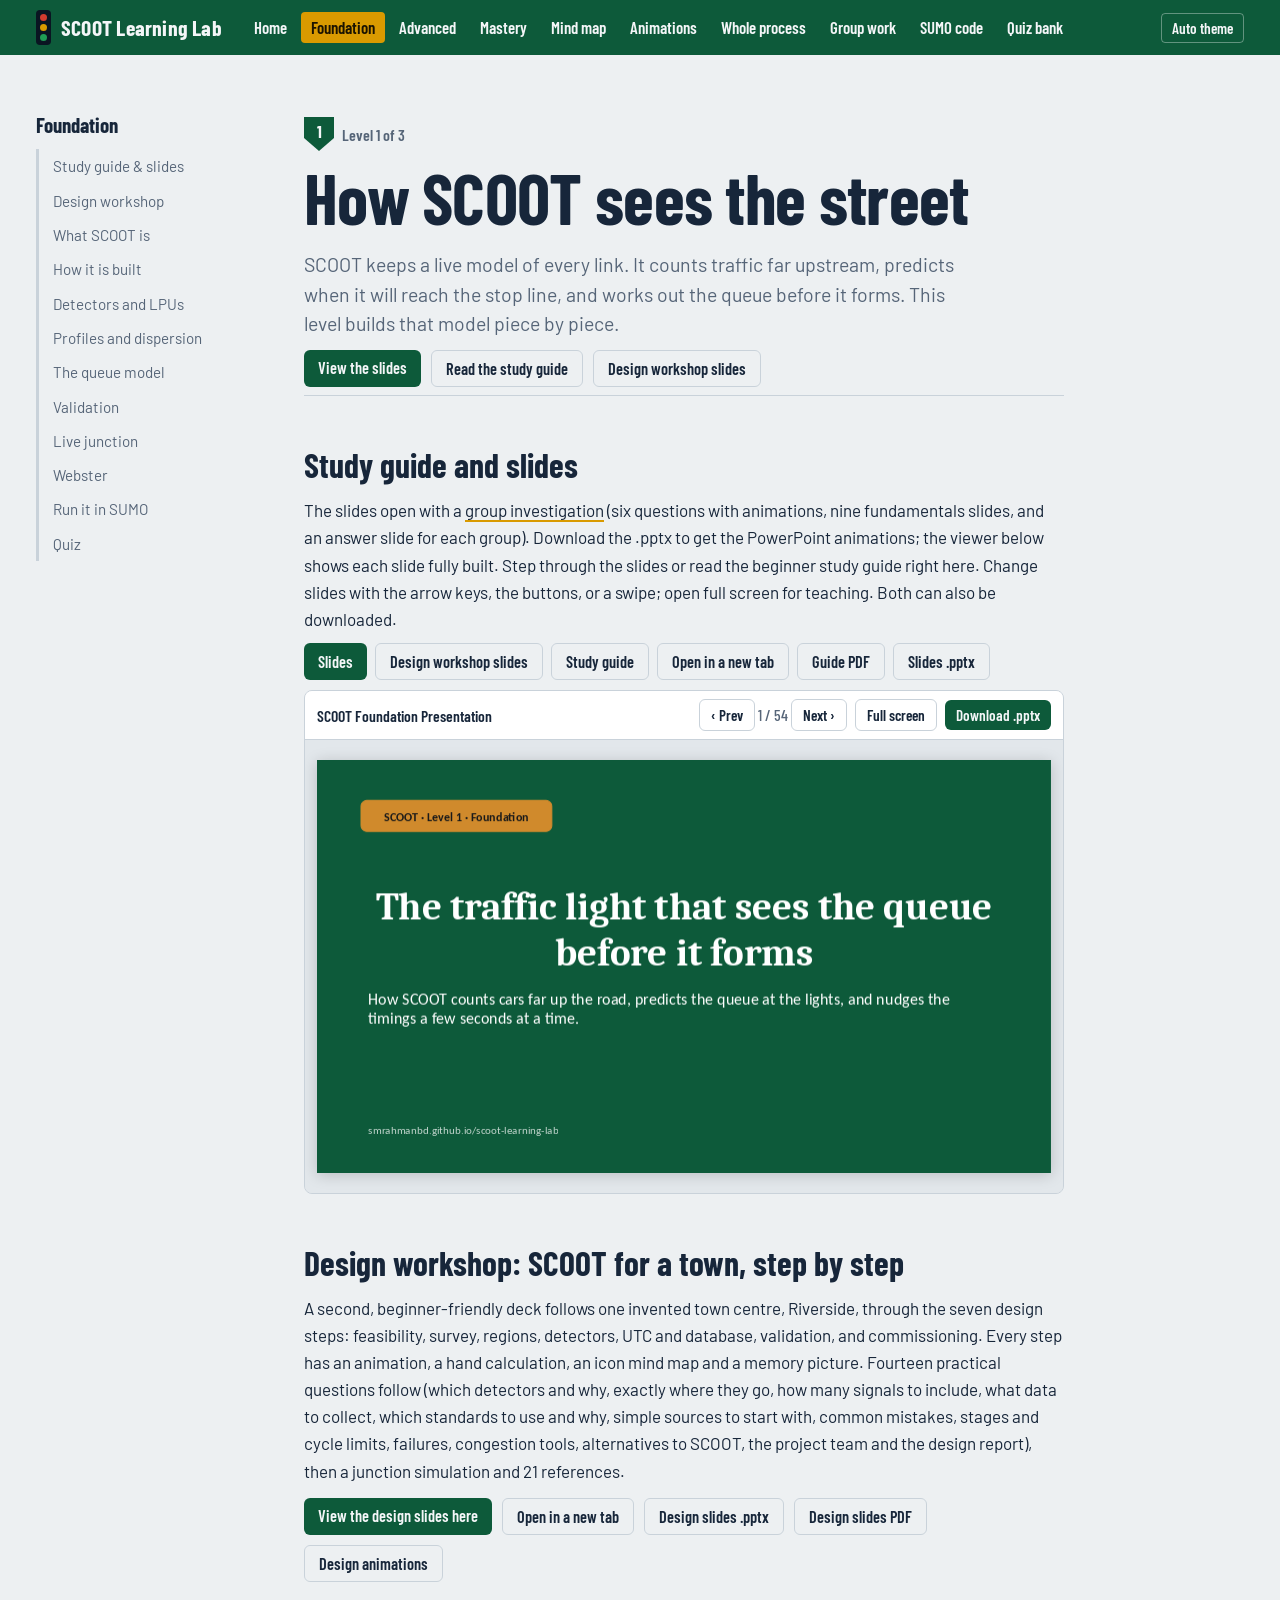
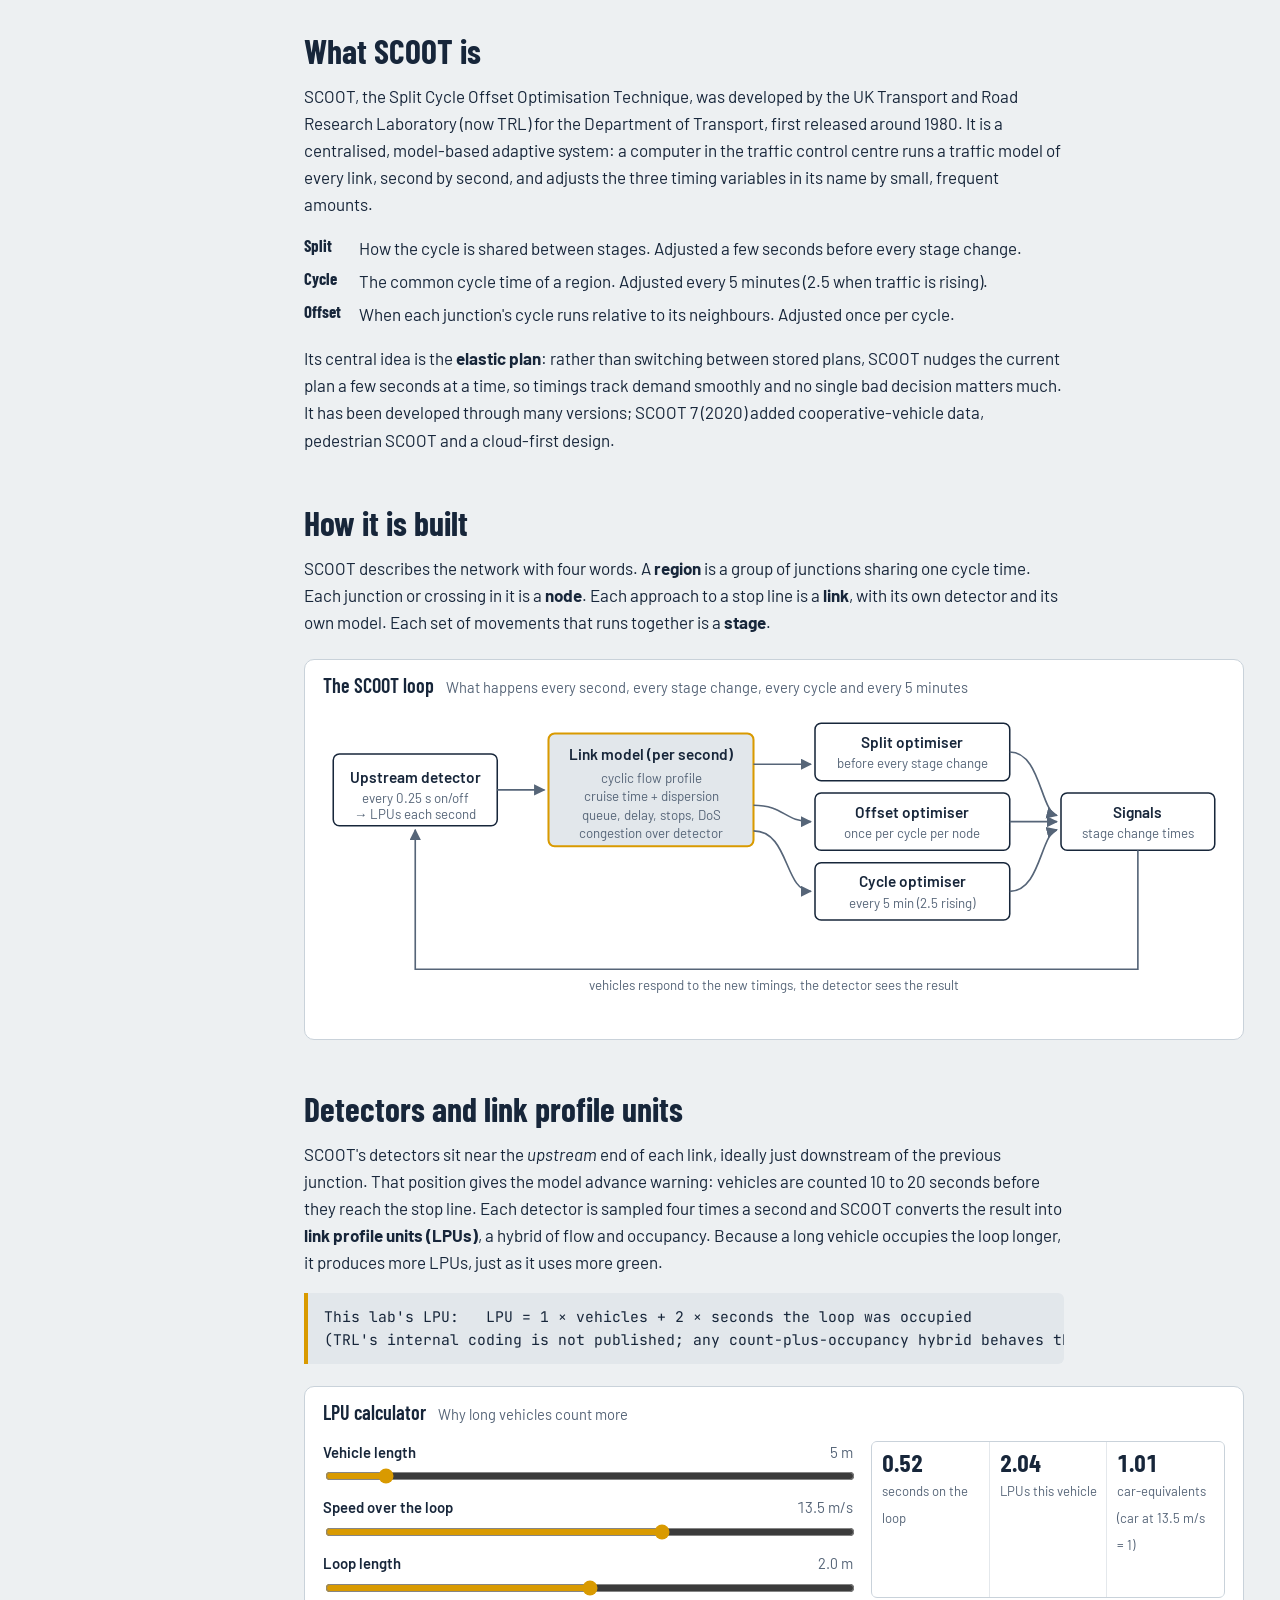
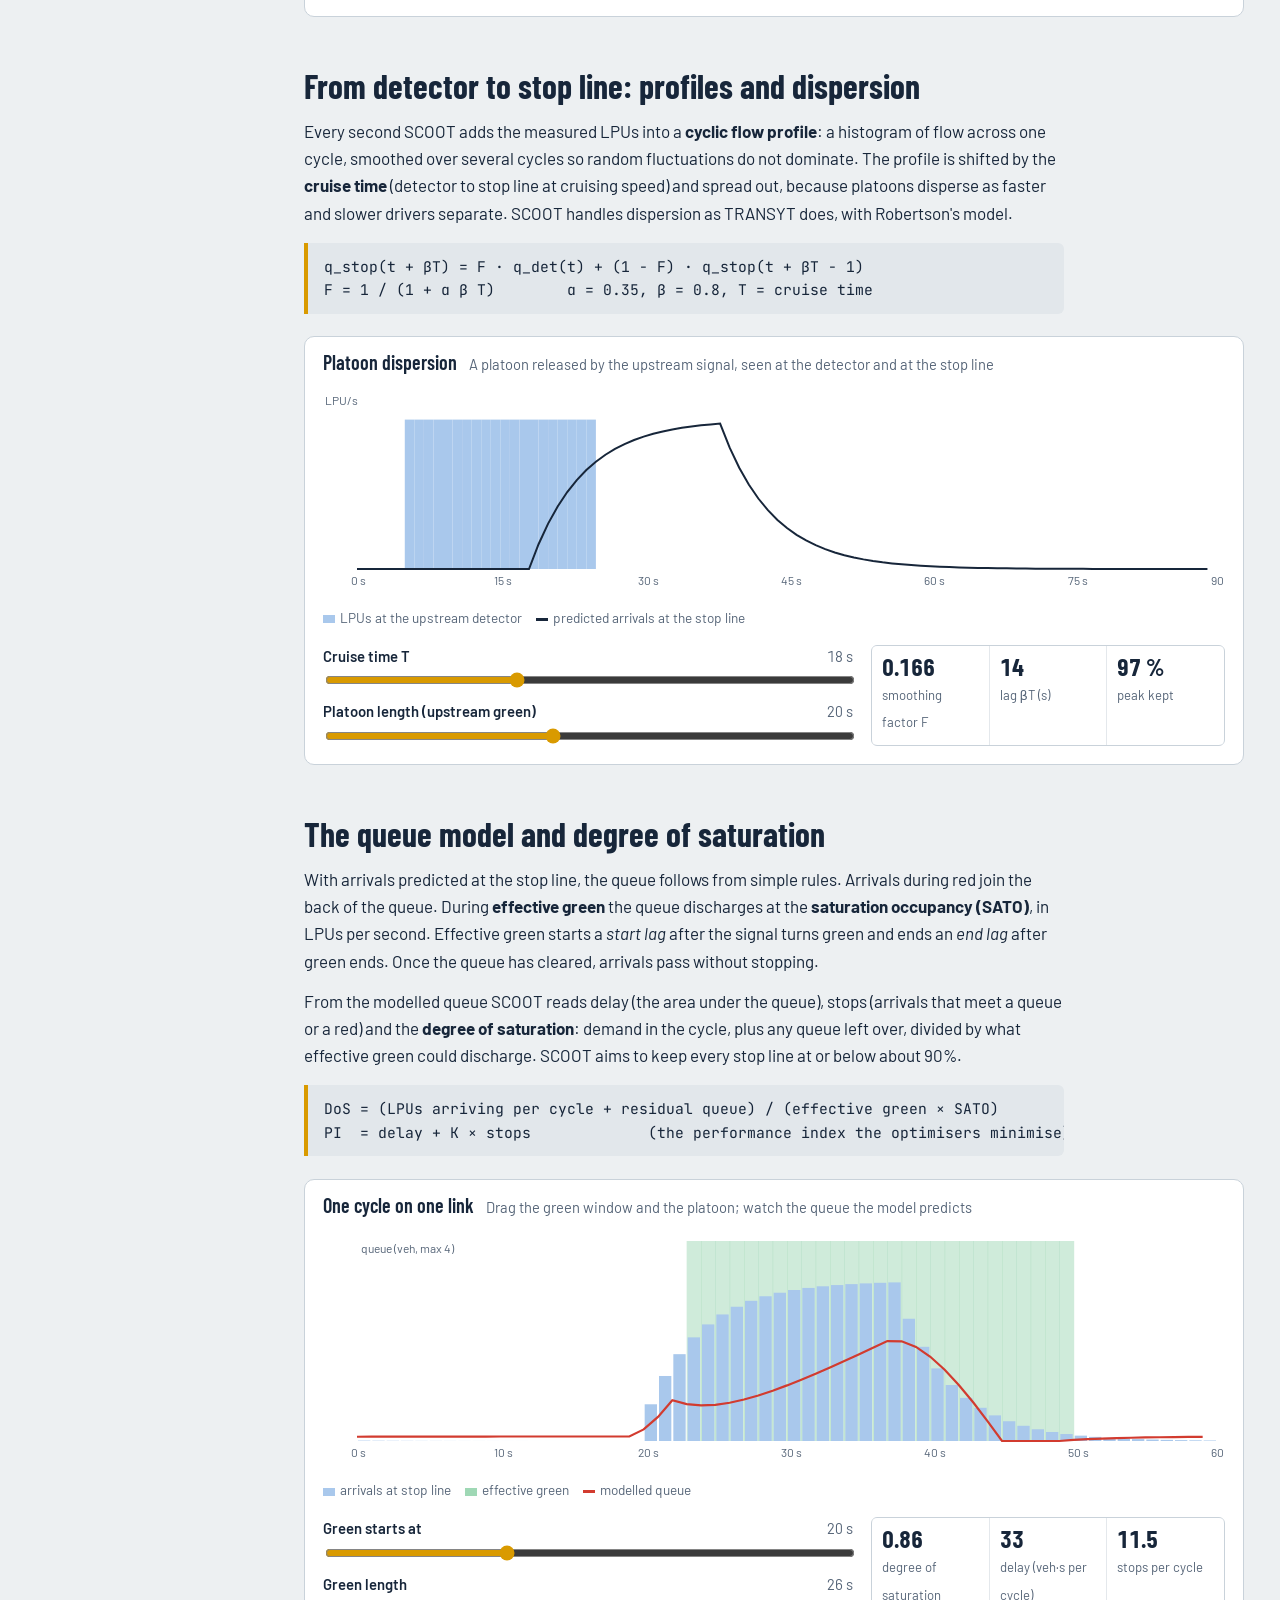
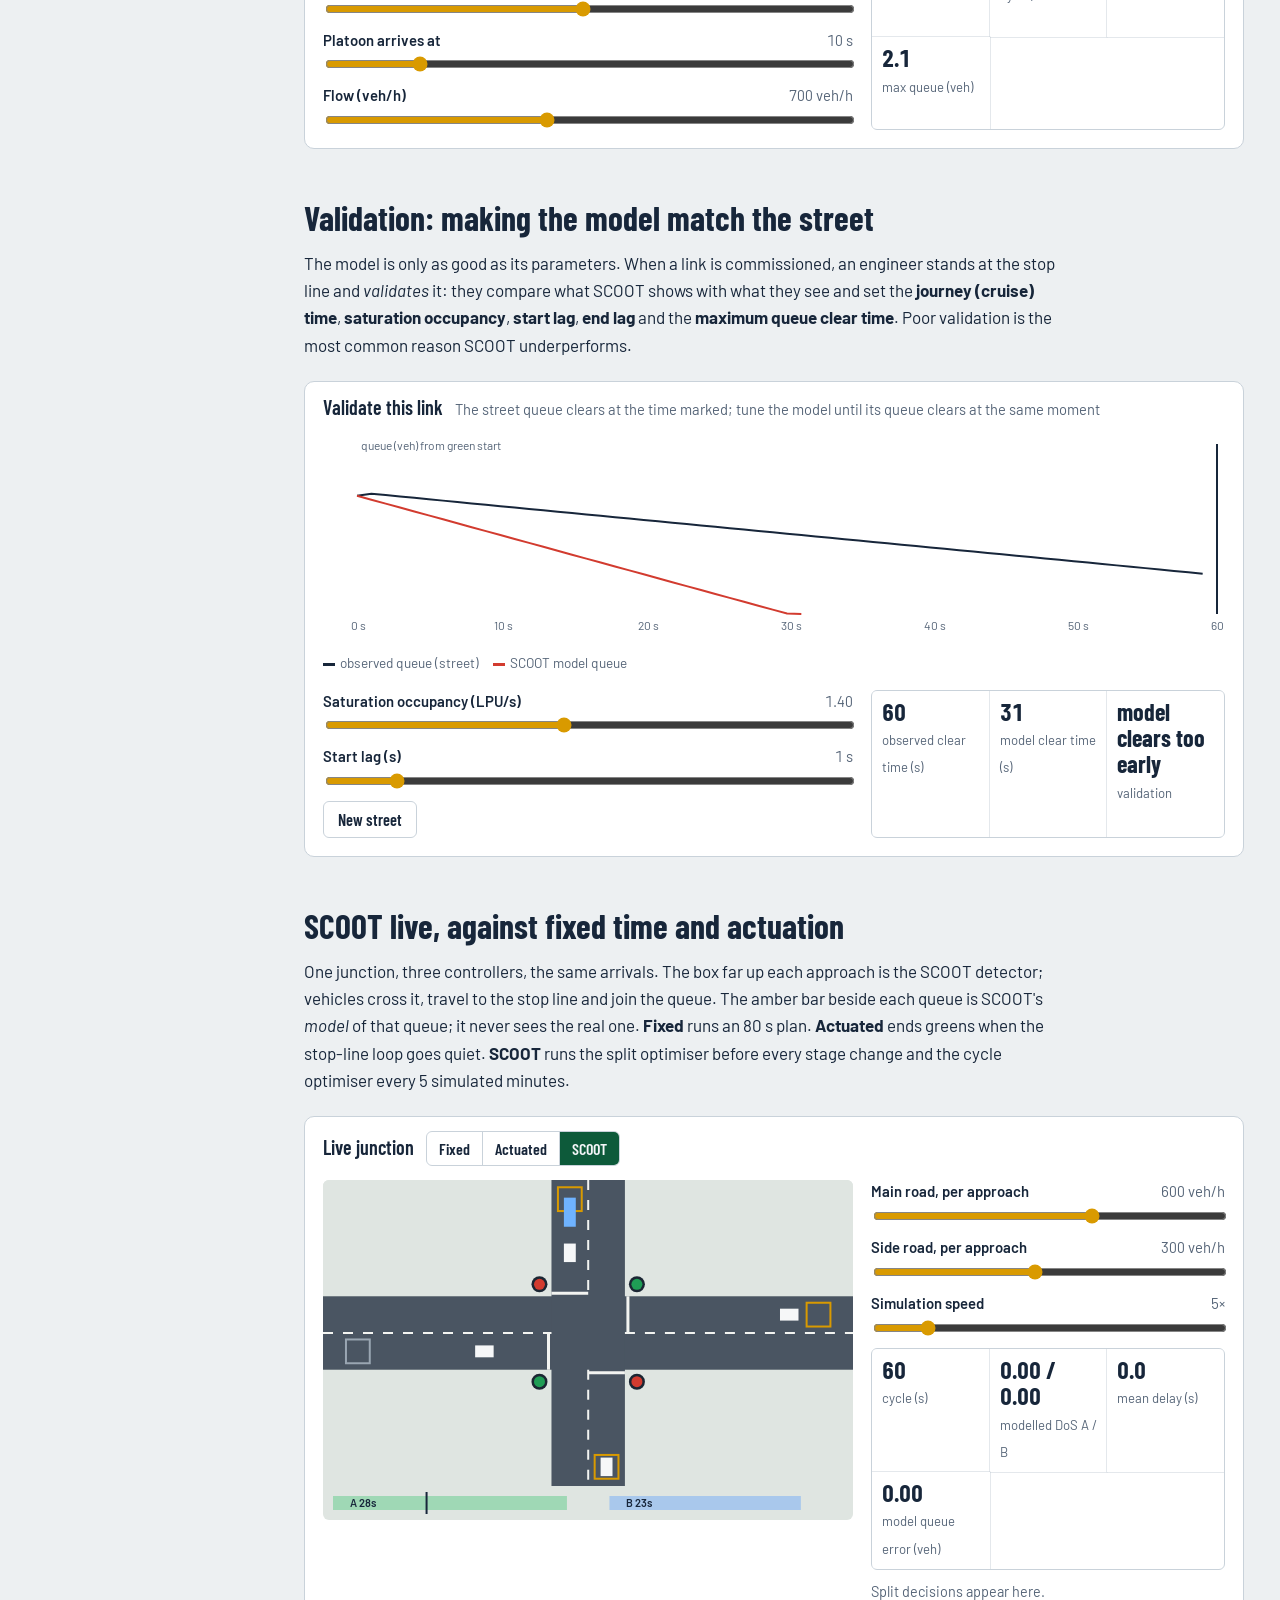
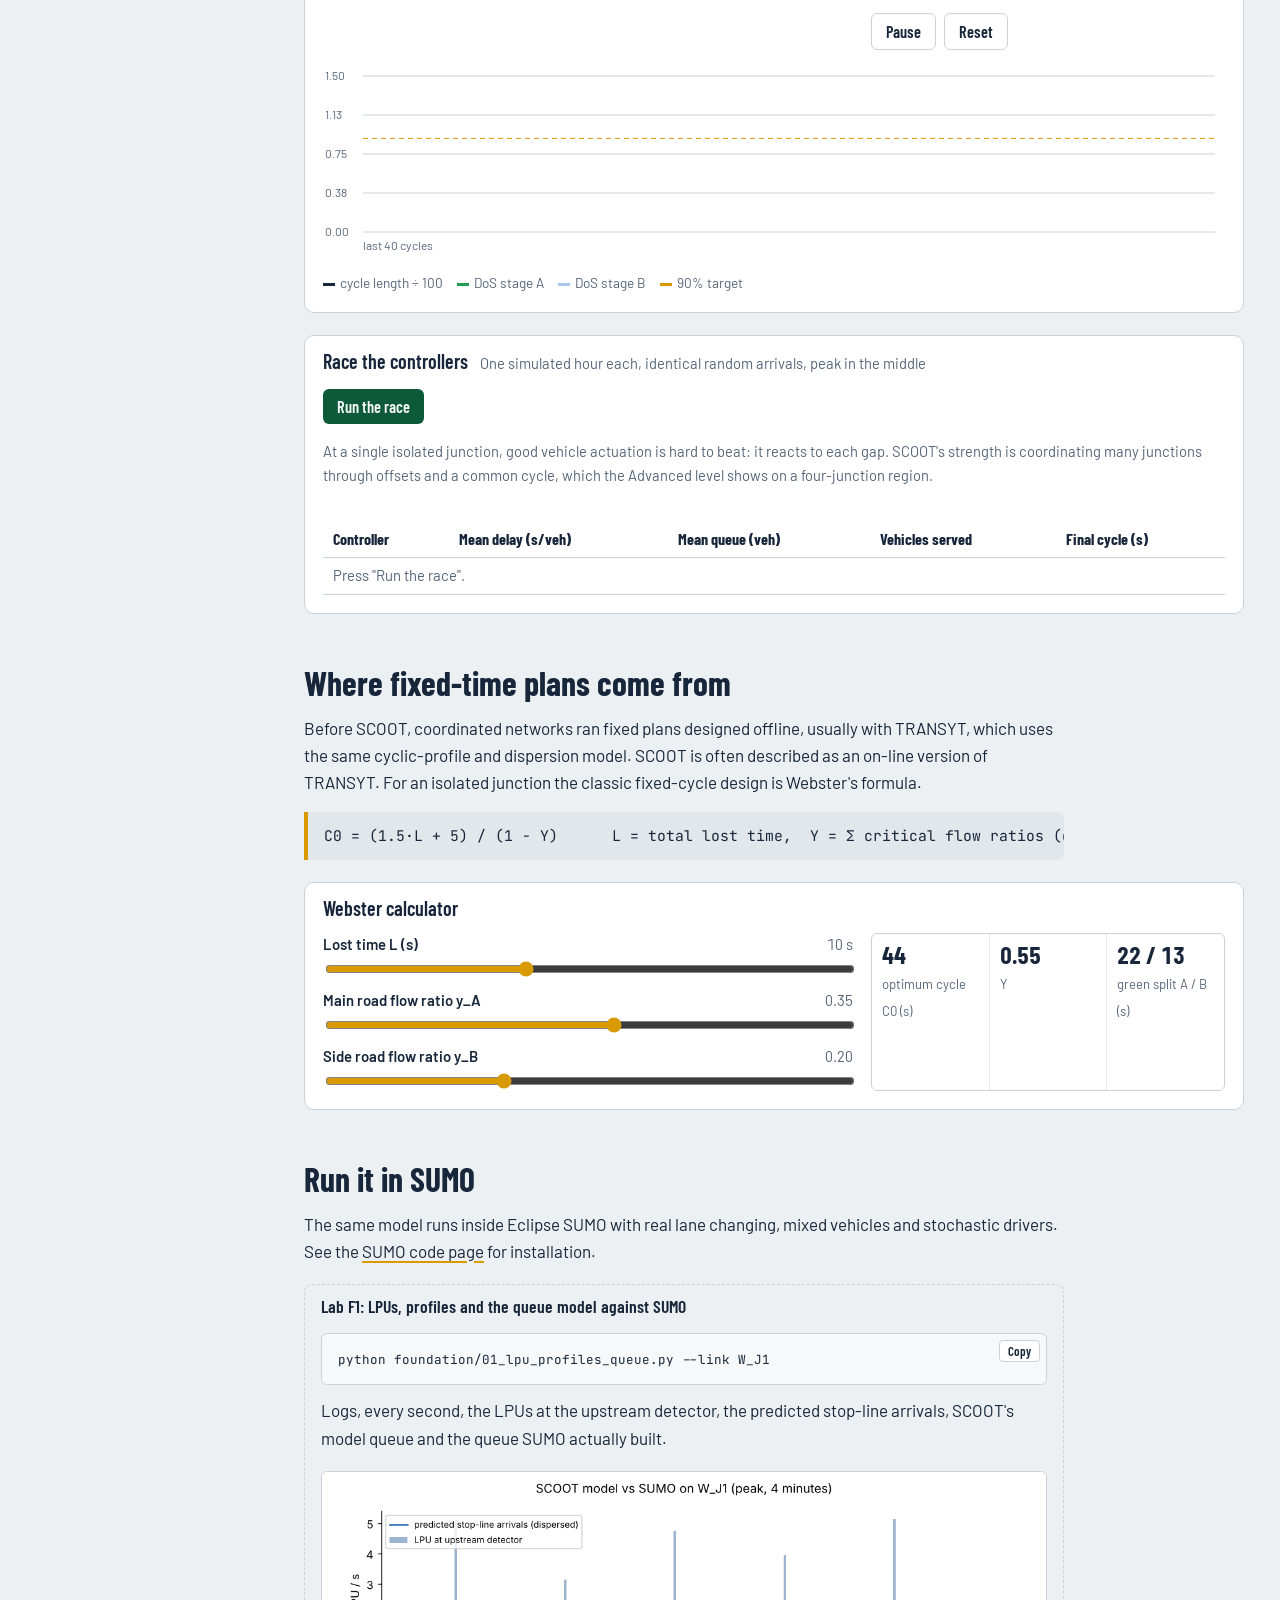
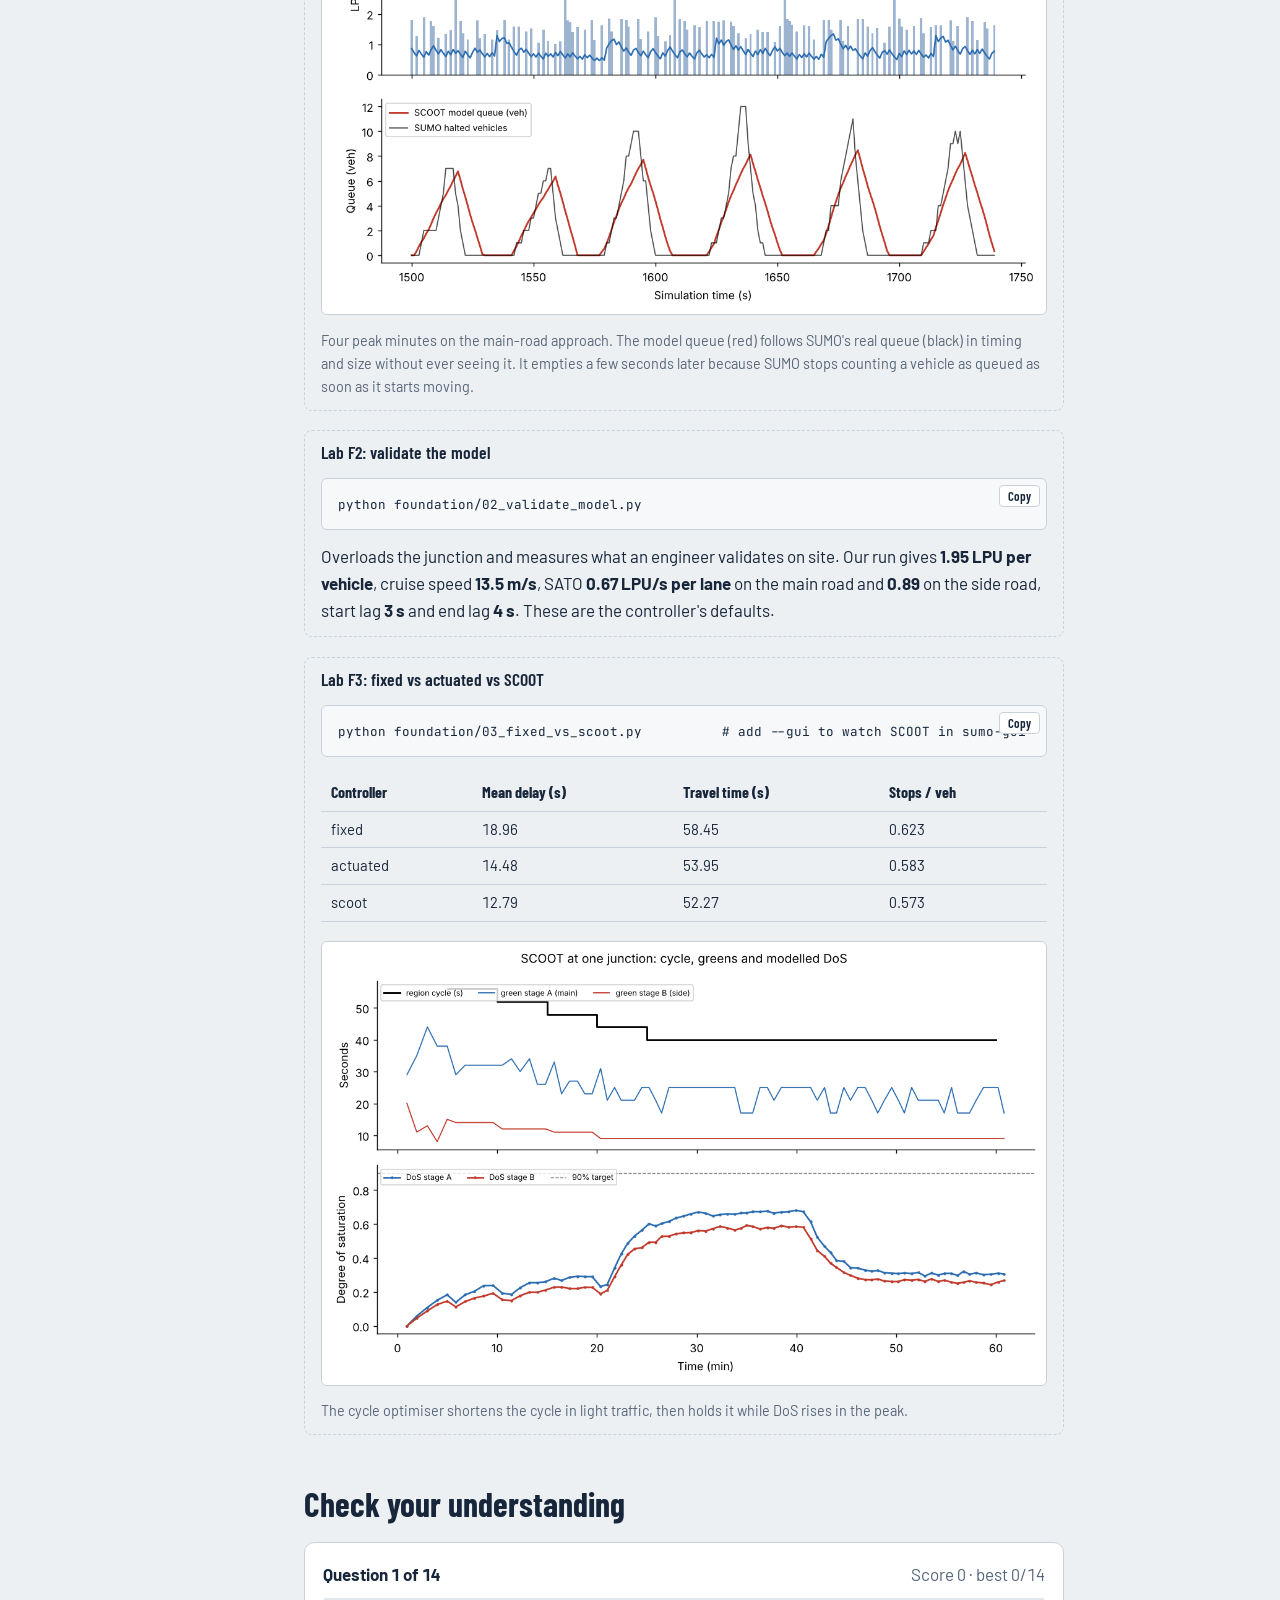
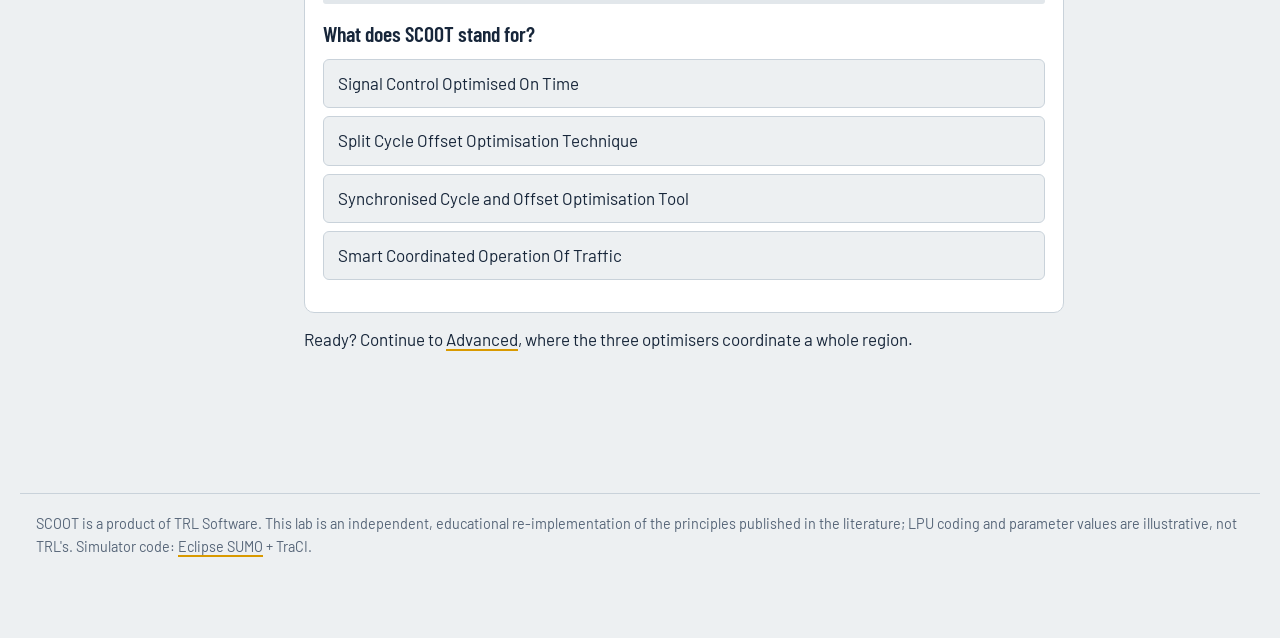
<file: docs/foundation.html>
<!doctype html>
<html lang="en">
<head>
<meta charset="utf-8">
<meta name="viewport" content="width=device-width, initial-scale=1, viewport-fit=cover">
<title>SCOOT Foundation</title>
<meta name="claude:viewport-fit-sides" content="cover">
<link rel="preconnect" href="https://fonts.googleapis.com"><link rel="preconnect" href="https://fonts.gstatic.com" crossorigin>
<link rel="stylesheet" href="https://fonts.googleapis.com/css2?family=Barlow+Condensed:wght@500;600;700&family=Barlow:ital,wght@0,400;0,500;0,600;1,400&family=JetBrains+Mono:wght@400;600&display=swap">
<link rel="stylesheet" href="css/site.css">
</head>
<body>
<div class="wrap layout">
  <aside class="route" aria-label="On this page"><span class="level-name">Foundation</span><ol></ol></aside>
  <main class="content">
    <header class="level-head prose">
      <span class="level-tag"><span class="shield">1</span>Level 1 of 3</span>
      <h1>How SCOOT sees the street</h1>
      <p class="lede">SCOOT keeps a live model of every link. It counts traffic far upstream, predicts when it will reach the stop line, and works out the queue before it forms. This level builds that model piece by piece.</p>
      <p class="materials-links" style="display:flex;gap:10px;flex-wrap:wrap;margin-top:12px"><a class="btn" style="text-decoration:none" href="#materials" data-open="slides">View the slides</a><a class="btn ghost" style="text-decoration:none" href="#materials" data-open="guide">Read the study guide</a><a class="btn ghost" style="text-decoration:none" href="#materials" data-open="design">Design workshop slides</a></p>
    </header>

    <section class="prose" id="materials-sec">
      <h2 id="materials" data-short="Study guide &amp; slides">Study guide and slides</h2>
      <p>The slides open with a <a href="groupwork.html">group investigation</a> (six questions with animations, nine fundamentals slides, and an answer slide for each group). Download the .pptx to get the PowerPoint animations; the viewer below shows each slide fully built. Step through the slides or read the beginner study guide right here. Change slides with the arrow keys, the buttons, or a swipe; open full screen for teaching. Both can also be downloaded.</p>
      <div class="mat-tabs" role="tablist" style="display:flex;gap:8px;flex-wrap:wrap;margin:10px 0">
        <button class="btn" type="button" role="tab" aria-selected="true" data-mode="slides" data-src="viewer.html?doc=materials/SCOOT_Foundation_Presentation.pdf&amp;mode=slides&amp;dl=materials/SCOOT_Foundation_Presentation.pptx&amp;embed=1">Slides</button>
        <button class="btn ghost" type="button" role="tab" aria-selected="false" data-mode="design" data-src="viewer.html?doc=materials/SCOOT_Design_Presentation.pdf&amp;mode=slides&amp;dl=materials/SCOOT_Design_Presentation.pptx&amp;embed=1">Design workshop slides</button>
        <button class="btn ghost" type="button" role="tab" aria-selected="false" data-mode="guide" data-src="viewer.html?doc=materials/SCOOT_Foundation_Study_Guide.pdf&amp;mode=guide&amp;embed=1">Study guide</button>
        <a class="btn ghost" id="matFull" style="text-decoration:none" href="viewer.html?doc=materials/SCOOT_Foundation_Presentation.pdf&amp;mode=slides&amp;dl=materials/SCOOT_Foundation_Presentation.pptx" target="_blank" rel="noopener">Open in a new tab</a>
        <a class="btn ghost" style="text-decoration:none" href="materials/SCOOT_Foundation_Study_Guide.pdf" download>Guide PDF</a>
        <a class="btn ghost" style="text-decoration:none" href="materials/SCOOT_Foundation_Presentation.pptx" download>Slides .pptx</a>
      </div>
      <div id="matFrame" style="border:1px solid var(--line);border-radius:8px;overflow:hidden;aspect-ratio:16/10.6;width:100%;background:var(--sunk)">
        <iframe id="matIframe" title="SCOOT Foundation slides and study guide" src="viewer.html?doc=materials/SCOOT_Foundation_Presentation.pdf&amp;mode=slides&amp;dl=materials/SCOOT_Foundation_Presentation.pptx&amp;embed=1" loading="lazy" allowfullscreen style="width:100%;height:100%;border:0;display:block"></iframe>
      </div>
      <script>
      (function () {
        var tabs = document.querySelectorAll('.mat-tabs [data-mode]'), ifr = document.getElementById('matIframe'),
            box = document.getElementById('matFrame'), full = document.getElementById('matFull');
        function pick(mode) {
          tabs.forEach(function (b) {
            var on = b.dataset.mode === mode;
            b.className = on ? 'btn' : 'btn ghost'; b.setAttribute('aria-selected', on);
            if (on) { ifr.src = b.dataset.src; full.href = b.dataset.src.replace('&embed=1', ''); }
          });
          if (mode === 'guide') { box.style.aspectRatio = 'auto'; box.style.height = '85vh'; }
          else { box.style.height = ''; box.style.aspectRatio = '16/10.6'; }
        }
        tabs.forEach(function (b) { b.addEventListener('click', function () { pick(b.dataset.mode); }); });
        document.addEventListener('click', function (e) { var a = e.target.closest && e.target.closest('[data-open]'); if (a) pick(a.dataset.open); });
      })();
      </script>
    </section>
    <section class="prose" id="design-sec">
      <h2 id="design" data-short="Design workshop">Design workshop: SCOOT for a town, step by step</h2>
      <p>A second, beginner-friendly deck follows one invented town centre, Riverside, through the seven design steps: feasibility, survey, regions, detectors, UTC and database, validation, and commissioning. Every step has an animation, a hand calculation, an icon mind map and a memory picture. Fourteen practical questions follow (which detectors and why, exactly where they go, how many signals to include, what data to collect, which standards to use and why, simple sources to start with, common mistakes, stages and cycle limits, failures, congestion tools, alternatives to SCOOT, the project team and the design report), then a junction simulation and 21 references.</p>
      <p style="display:flex;gap:10px;flex-wrap:wrap"><a class="btn" style="text-decoration:none" href="#materials" data-open="design">View the design slides here</a><a class="btn ghost" style="text-decoration:none" href="viewer.html?doc=materials/SCOOT_Design_Presentation.pdf&amp;mode=slides&amp;dl=materials/SCOOT_Design_Presentation.pptx" target="_blank" rel="noopener">Open in a new tab</a><a class="btn ghost" style="text-decoration:none" href="materials/SCOOT_Design_Presentation.pptx" download>Design slides .pptx</a><a class="btn ghost" style="text-decoration:none" href="materials/SCOOT_Design_Presentation.pdf" download>Design slides PDF</a><a class="btn ghost" style="text-decoration:none" href="animations.html#d-steps">Design animations</a></p>
    </section>

    <section class="prose">
      <h2 id="what" data-short="What SCOOT is">What SCOOT is</h2>
      <p>SCOOT, the Split Cycle Offset Optimisation Technique, was developed by the UK Transport and Road Research Laboratory (now TRL) for the Department of Transport, first released around 1980. It is a centralised, model-based adaptive system: a computer in the traffic control centre runs a traffic model of every link, second by second, and adjusts the three timing variables in its name by small, frequent amounts.</p>
      <dl class="defs">
        <dt>Split</dt><dd>How the cycle is shared between stages. Adjusted a few seconds before every stage change.</dd>
        <dt>Cycle</dt><dd>The common cycle time of a region. Adjusted every 5 minutes (2.5 when traffic is rising).</dd>
        <dt>Offset</dt><dd>When each junction's cycle runs relative to its neighbours. Adjusted once per cycle.</dd>
      </dl>
      <p>Its central idea is the <strong>elastic plan</strong>: rather than switching between stored plans, SCOOT nudges the current plan a few seconds at a time, so timings track demand smoothly and no single bad decision matters much. It has been developed through many versions; SCOOT 7 (2020) added cooperative-vehicle data, pedestrian SCOOT and a cloud-first design.</p>
    </section>

    <section class="prose">
      <h2 id="arch" data-short="How it is built">How it is built</h2>
      <p>SCOOT describes the network with four words. A <strong>region</strong> is a group of junctions sharing one cycle time. Each junction or crossing in it is a <strong>node</strong>. Each approach to a stop line is a <strong>link</strong>, with its own detector and its own model. Each set of movements that runs together is a <strong>stage</strong>.</p>
    </section>
    <div class="bay">
      <div class="bay-head"><h4>The SCOOT loop</h4><span class="hint">What happens every second, every stage change, every cycle and every 5 minutes</span></div>
      <div class="bay-body" style="overflow-x:auto">
        <svg viewBox="0 0 880 300" role="img" aria-label="SCOOT data flow: detectors to model to optimisers to signals" style="min-width:660px;width:100%;height:auto">
          <style>.bx{fill:var(--surface);stroke:var(--fg);stroke-width:1.5}.hl{fill:var(--sunk);stroke:var(--amber);stroke-width:2}.tx{font:600 15px Barlow,sans-serif;fill:var(--fg)}.st{font:13px Barlow,sans-serif;fill:var(--muted)}.ln{stroke:var(--muted);stroke-width:1.6;fill:none;marker-end:url(#ah)}</style>
          <defs><marker id="ah" viewBox="0 0 10 10" refX="9" refY="5" markerWidth="7" markerHeight="7" orient="auto"><path d="M0,0 L10,5 L0,10 z" fill="var(--muted)"/></marker></defs>
          <rect class="bx" x="10" y="40" width="160" height="70" rx="6"/><text class="tx" x="90" y="68" text-anchor="middle">Upstream detector</text><text class="st" x="90" y="88" text-anchor="middle">every 0.25 s on/off</text><text class="st" x="90" y="103" text-anchor="middle">→ LPUs each second</text>
          <rect class="hl" x="220" y="20" width="200" height="110" rx="6"/><text class="tx" x="320" y="46" text-anchor="middle">Link model (per second)</text><text class="st" x="320" y="68" text-anchor="middle">cyclic flow profile</text><text class="st" x="320" y="86" text-anchor="middle">cruise time + dispersion</text><text class="st" x="320" y="104" text-anchor="middle">queue, delay, stops, DoS</text><text class="st" x="320" y="122" text-anchor="middle">congestion over detector</text>
          <rect class="bx" x="480" y="10" width="190" height="56" rx="6"/><text class="tx" x="575" y="34" text-anchor="middle">Split optimiser</text><text class="st" x="575" y="54" text-anchor="middle">before every stage change</text>
          <rect class="bx" x="480" y="78" width="190" height="56" rx="6"/><text class="tx" x="575" y="102" text-anchor="middle">Offset optimiser</text><text class="st" x="575" y="122" text-anchor="middle">once per cycle per node</text>
          <rect class="bx" x="480" y="146" width="190" height="56" rx="6"/><text class="tx" x="575" y="170" text-anchor="middle">Cycle optimiser</text><text class="st" x="575" y="190" text-anchor="middle">every 5 min (2.5 rising)</text>
          <rect class="bx" x="720" y="78" width="150" height="56" rx="6"/><text class="tx" x="795" y="102" text-anchor="middle">Signals</text><text class="st" x="795" y="122" text-anchor="middle">stage change times</text>
          <path class="ln" d="M170 75 H216"/><path class="ln" d="M420 50 H476"/><path class="ln" d="M420 90 C450 90 450 106 476 106"/><path class="ln" d="M420 115 C455 115 450 174 476 174"/>
          <path class="ln" d="M670 38 C700 38 700 96 716 100"/><path class="ln" d="M670 106 H716"/><path class="ln" d="M670 174 C700 174 700 118 716 114"/>
          <path class="ln" d="M795 134 V250 H90 V114"/><text class="st" x="440" y="270" text-anchor="middle">vehicles respond to the new timings, the detector sees the result</text>
        </svg>
      </div>
    </div>

    <section class="prose">
      <h2 id="lpu" data-short="Detectors and LPUs">Detectors and link profile units</h2>
      <p>SCOOT's detectors sit near the <em>upstream</em> end of each link, ideally just downstream of the previous junction. That position gives the model advance warning: vehicles are counted 10 to 20 seconds before they reach the stop line. Each detector is sampled four times a second and SCOOT converts the result into <strong>link profile units (LPUs)</strong>, a hybrid of flow and occupancy. Because a long vehicle occupies the loop longer, it produces more LPUs, just as it uses more green.</p>
      <div class="formula">This lab's LPU:   LPU = 1 × vehicles + 2 × seconds the loop was occupied
(TRL's internal coding is not published; any count-plus-occupancy hybrid behaves the same way.)</div>
    </section>
    <div class="bay">
      <div class="bay-head"><h4>LPU calculator</h4><span class="hint">Why long vehicles count more</span></div>
      <div class="bay-body bay-split">
        <div class="controls">
          <div class="ctl"><label for="lpLen">Vehicle length</label><output id="lpLeno"></output><input type="range" id="lpLen" min="3.5" max="18" step="0.5" value="4.8"></div>
          <div class="ctl"><label for="lpSpd">Speed over the loop</label><output id="lpSpdo"></output><input type="range" id="lpSpd" min="2" max="20" step="0.5" value="13.5"></div>
          <div class="ctl"><label for="lpLoop">Loop length</label><output id="lpLoopo"></output><input type="range" id="lpLoop" min="1" max="3" step="0.1" value="2"></div>
        </div>
        <div class="readout"><div><b id="lpOcc">–</b><span>seconds on the loop</span></div><div><b id="lpVal">–</b><span>LPUs this vehicle</span></div><div><b id="lpRel">–</b><span>car-equivalents (car at 13.5 m/s = 1)</span></div></div>
      </div>
    </div>

    <section class="prose">
      <h2 id="profile" data-short="Profiles and dispersion">From detector to stop line: profiles and dispersion</h2>
      <p>Every second SCOOT adds the measured LPUs into a <strong>cyclic flow profile</strong>: a histogram of flow across one cycle, smoothed over several cycles so random fluctuations do not dominate. The profile is shifted by the <strong>cruise time</strong> (detector to stop line at cruising speed) and spread out, because platoons disperse as faster and slower drivers separate. SCOOT handles dispersion as TRANSYT does, with Robertson's model.</p>
      <div class="formula">q_stop(t + βT) = F · q_det(t) + (1 − F) · q_stop(t + βT − 1)
F = 1 / (1 + α β T)        α = 0.35, β = 0.8, T = cruise time</div>
    </section>
    <div class="bay">
      <div class="bay-head"><h4>Platoon dispersion</h4><span class="hint">A platoon released by the upstream signal, seen at the detector and at the stop line</span></div>
      <div class="bay-body">
        <canvas class="chart" id="dpCv" style="height:200px" aria-label="Detector profile and dispersed stop-line profile"></canvas>
        <div class="legend"><span><i style="background:var(--phase-b);height:8px"></i>LPUs at the upstream detector</span><span><i style="background:var(--fg)"></i>predicted arrivals at the stop line</span></div>
        <div class="bay-split">
          <div class="controls">
            <div class="ctl"><label for="dpT">Cruise time T</label><output id="dpTo"></output><input type="range" id="dpT" min="3" max="45" value="18"></div>
            <div class="ctl"><label for="dpG">Platoon length (upstream green)</label><output id="dpGo"></output><input type="range" id="dpG" min="5" max="40" value="20"></div>
          </div>
          <div class="readout"><div><b id="dpF">–</b><span>smoothing factor F</span></div><div><b id="dpLag">–</b><span>lag βT (s)</span></div><div><b id="dpPk">–</b><span>peak kept</span></div></div>
        </div>
      </div>
    </div>

    <section class="prose">
      <h2 id="queue" data-short="The queue model">The queue model and degree of saturation</h2>
      <p>With arrivals predicted at the stop line, the queue follows from simple rules. Arrivals during red join the back of the queue. During <strong>effective green</strong> the queue discharges at the <strong>saturation occupancy (SATO)</strong>, in LPUs per second. Effective green starts a <em>start lag</em> after the signal turns green and ends an <em>end lag</em> after green ends. Once the queue has cleared, arrivals pass without stopping.</p>
      <p>From the modelled queue SCOOT reads delay (the area under the queue), stops (arrivals that meet a queue or a red) and the <strong>degree of saturation</strong>: demand in the cycle, plus any queue left over, divided by what effective green could discharge. SCOOT aims to keep every stop line at or below about 90%.</p>
      <div class="formula">DoS = (LPUs arriving per cycle + residual queue) / (effective green × SATO)
PI  = delay + K × stops             (the performance index the optimisers minimise)</div>
    </section>
    <div class="bay">
      <div class="bay-head"><h4>One cycle on one link</h4><span class="hint">Drag the green window and the platoon; watch the queue the model predicts</span></div>
      <div class="bay-body">
        <canvas class="chart" id="qmCv" style="height:230px" aria-label="Arrival profile, green window and modelled queue"></canvas>
        <div class="legend"><span><i style="background:var(--phase-b);height:8px"></i>arrivals at stop line</span><span><i style="background:var(--phase-a);height:8px"></i>effective green</span><span><i style="background:var(--stop)"></i>modelled queue</span></div>
        <div class="bay-split">
          <div class="controls">
            <div class="ctl"><label for="qmG">Green starts at</label><output id="qmGo"></output><input type="range" id="qmG" min="0" max="59" value="20"></div>
            <div class="ctl"><label for="qmL">Green length</label><output id="qmLo"></output><input type="range" id="qmL" min="8" max="45" value="26"></div>
            <div class="ctl"><label for="qmP">Platoon arrives at</label><output id="qmPo"></output><input type="range" id="qmP" min="0" max="59" value="10"></div>
            <div class="ctl"><label for="qmV">Flow (veh/h)</label><output id="qmVo"></output><input type="range" id="qmV" min="200" max="1400" step="50" value="700"></div>
          </div>
          <div class="readout"><div><b id="qmDos">–</b><span>degree of saturation</span></div><div><b id="qmDelay">–</b><span>delay (veh·s per cycle)</span></div><div><b id="qmStops">–</b><span>stops per cycle</span></div><div><b id="qmMax">–</b><span>max queue (veh)</span></div></div>
        </div>
      </div>
    </div>

    <section class="prose">
      <h2 id="validate" data-short="Validation">Validation: making the model match the street</h2>
      <p>The model is only as good as its parameters. When a link is commissioned, an engineer stands at the stop line and <em>validates</em> it: they compare what SCOOT shows with what they see and set the <strong>journey (cruise) time</strong>, <strong>saturation occupancy</strong>, <strong>start lag</strong>, <strong>end lag</strong> and the <strong>maximum queue clear time</strong>. Poor validation is the most common reason SCOOT underperforms.</p>
    </section>
    <div class="bay">
      <div class="bay-head"><h4>Validate this link</h4><span class="hint">The street queue clears at the time marked; tune the model until its queue clears at the same moment</span></div>
      <div class="bay-body">
        <canvas class="chart" id="vlCv" style="height:200px" aria-label="Observed and modelled queue during one green"></canvas>
        <div class="legend"><span><i style="background:var(--fg)"></i>observed queue (street)</span><span><i style="background:var(--stop)"></i>SCOOT model queue</span></div>
        <div class="bay-split">
          <div class="controls">
            <div class="ctl"><label for="vlSat">Saturation occupancy (LPU/s)</label><output id="vlSato"></output><input type="range" id="vlSat" min="0.5" max="2.5" step="0.05" value="1.4"></div>
            <div class="ctl"><label for="vlSl">Start lag (s)</label><output id="vlSlo"></output><input type="range" id="vlSl" min="0" max="8" step="1" value="1"></div>
            <div><button class="btn ghost" type="button" id="vlNew">New street</button></div>
          </div>
          <div class="readout"><div><b id="vlObs">–</b><span>observed clear time (s)</span></div><div><b id="vlMod">–</b><span>model clear time (s)</span></div><div><b id="vlVerdict">–</b><span>validation</span></div></div>
        </div>
      </div>
    </div>

    <section class="prose">
      <h2 id="live" data-short="Live junction">SCOOT live, against fixed time and actuation</h2>
      <p>One junction, three controllers, the same arrivals. The box far up each approach is the SCOOT detector; vehicles cross it, travel to the stop line and join the queue. The amber bar beside each queue is SCOOT's <em>model</em> of that queue; it never sees the real one. <strong>Fixed</strong> runs an 80 s plan. <strong>Actuated</strong> ends greens when the stop-line loop goes quiet. <strong>SCOOT</strong> runs the split optimiser before every stage change and the cycle optimiser every 5 simulated minutes.</p>
    </section>
    <div class="bay">
      <div class="bay-head"><h4>Live junction</h4>
        <div class="seg" role="group" aria-label="Controller"><button type="button" data-mode="fixed">Fixed</button><button type="button" data-mode="actuated">Actuated</button><button type="button" data-mode="scoot" aria-pressed="true">SCOOT</button></div></div>
      <div class="bay-body">
        <div class="bay-split">
          <canvas class="sim" id="liveCv" aria-label="Junction simulation"></canvas>
          <div class="controls">
            <div class="ctl"><label for="lvMain">Main road, per approach</label><output id="lvMaino"></output><input type="range" id="lvMain" min="100" max="900" step="25" value="600"></div>
            <div class="ctl"><label for="lvSide">Side road, per approach</label><output id="lvSideo"></output><input type="range" id="lvSide" min="50" max="600" step="25" value="300"></div>
            <div class="ctl"><label for="lvSpd">Simulation speed</label><output id="lvSpdo"></output><input type="range" id="lvSpd" min="1" max="30" value="5"></div>
            <div class="readout">
              <div><b id="lvC">–</b><span>cycle (s)</span></div><div><b id="lvDs">–</b><span>modelled DoS A / B</span></div>
              <div><b id="lvD">–</b><span>mean delay (s)</span></div><div><b id="lvErr">–</b><span>model queue error (veh)</span></div>
            </div>
            <p class="muted" id="lvLast" style="margin:0;font-size:.9rem">Split decisions appear here.</p>
            <div style="display:flex;gap:8px;flex-wrap:wrap"><button class="btn ghost" type="button" id="lvPause">Pause</button><button class="btn ghost" type="button" id="lvReset">Reset</button></div>
          </div>
        </div>
        <canvas class="chart" id="lvChart" aria-label="Cycle length and modelled DoS over recent cycles"></canvas>
        <div class="legend"><span><i style="background:var(--fg)"></i>cycle length ÷ 100</span><span><i style="background:var(--go)"></i>DoS stage A</span><span><i style="background:var(--phase-b)"></i>DoS stage B</span><span><i style="background:var(--amber)"></i>90% target</span></div>
      </div>
    </div>
    <div class="bay">
      <div class="bay-head"><h4>Race the controllers</h4><span class="hint">One simulated hour each, identical random arrivals, peak in the middle</span></div>
      <div class="bay-body">
        <div><button class="btn" type="button" id="raceBtn">Run the race</button></div>
        <p class="muted" style="margin:0;font-size:.92rem">At a single isolated junction, good vehicle actuation is hard to beat: it reacts to each gap. SCOOT's strength is coordinating many junctions through offsets and a common cycle, which the Advanced level shows on a four-junction region.</p>
        <div class="table-scroll"><table class="data" id="raceT"><thead><tr><th>Controller</th><th>Mean delay (s/veh)</th><th>Mean queue (veh)</th><th>Vehicles served</th><th>Final cycle (s)</th></tr></thead><tbody><tr><td colspan="5" class="muted">Press "Run the race".</td></tr></tbody></table></div>
      </div>
    </div>

    <section class="prose">
      <h2 id="webster" data-short="Webster">Where fixed-time plans come from</h2>
      <p>Before SCOOT, coordinated networks ran fixed plans designed offline, usually with TRANSYT, which uses the same cyclic-profile and dispersion model. SCOOT is often described as an on-line version of TRANSYT. For an isolated junction the classic fixed-cycle design is Webster's formula.</p>
      <div class="formula">C0 = (1.5·L + 5) / (1 − Y)      L = total lost time,  Y = Σ critical flow ratios (q/s)</div>
    </section>
    <div class="bay">
      <div class="bay-head"><h4>Webster calculator</h4></div>
      <div class="bay-body bay-split">
        <div class="controls">
          <div class="ctl"><label for="wL">Lost time L (s)</label><output id="wLo"></output><input type="range" id="wL" min="4" max="20" value="10"></div>
          <div class="ctl"><label for="wA">Main road flow ratio y_A</label><output id="wAo"></output><input type="range" id="wA" min="0.05" max="0.6" step="0.01" value="0.35"></div>
          <div class="ctl"><label for="wB">Side road flow ratio y_B</label><output id="wBo"></output><input type="range" id="wB" min="0.05" max="0.5" step="0.01" value="0.2"></div>
        </div>
        <div class="readout"><div><b id="wC">–</b><span>optimum cycle C0 (s)</span></div><div><b id="wY">–</b><span>Y</span></div><div><b id="wS">–</b><span>green split A / B (s)</span></div></div>
      </div>
    </div>

    <section class="prose">
      <h2 id="sumo" data-short="Run it in SUMO">Run it in SUMO</h2>
      <p>The same model runs inside Eclipse SUMO with real lane changing, mixed vehicles and stochastic drivers. See the <a href="sumo.html">SUMO code page</a> for installation.</p>
      <div class="runit"><h4>Lab F1: LPUs, profiles and the queue model against SUMO</h4>
        <pre><code>python foundation/01_lpu_profiles_queue.py --link W_J1</code></pre>
        <p>Logs, every second, the LPUs at the upstream detector, the predicted stop-line arrivals, SCOOT's model queue and the queue SUMO actually built.</p>
        <figure><img src="assets/results/foundation_model_vs_sumo.png" alt="Upstream LPUs, dispersed arrivals, and SCOOT model queue against SUMO halted vehicles over four minutes" loading="lazy"><figcaption>Four peak minutes on the main-road approach. The model queue (red) follows SUMO's real queue (black) in timing and size without ever seeing it. It empties a few seconds later because SUMO stops counting a vehicle as queued as soon as it starts moving.</figcaption></figure>
      </div>
      <div class="runit"><h4>Lab F2: validate the model</h4>
        <pre><code>python foundation/02_validate_model.py</code></pre>
        <p>Overloads the junction and measures what an engineer validates on site. Our run gives <strong>1.95 LPU per vehicle</strong>, cruise speed <strong>13.5 m/s</strong>, SATO <strong>0.67 LPU/s per lane</strong> on the main road and <strong>0.89</strong> on the side road, start lag <strong>3 s</strong> and end lag <strong>4 s</strong>. These are the controller's defaults.</p>
      </div>
      <div class="runit"><h4>Lab F3: fixed vs actuated vs SCOOT</h4>
        <pre><code>python foundation/03_fixed_vs_scoot.py          # add --gui to watch SCOOT in sumo-gui</code></pre>
        <div id="fTable" class="table-scroll"></div>
        <figure><img src="assets/results/foundation_node_timeline.png" alt="SCOOT cycle, stage greens and modelled DoS over one hour at a single junction" loading="lazy"><figcaption>The cycle optimiser shortens the cycle in light traffic, then holds it while DoS rises in the peak.</figcaption></figure>
      </div>
    </section>

    <section class="prose">
      <h2 id="quiz" data-short="Quiz">Check your understanding</h2>
      <div class="quiz" id="quizF"></div>
      <p>Ready? Continue to <a href="advanced.html">Advanced</a>, where the three optimisers coordinate a whole region.</p>
    </section>
  </main>
</div>
<script src="js/engine.js"></script>
<script src="js/intersection-sim.js"></script>
<script src="js/quizdata.js"></script>
<script src="js/results.js"></script>
<script src="js/common.js"></script>
<script src="js/foundation.js"></script>
</body>
</html>
</file>
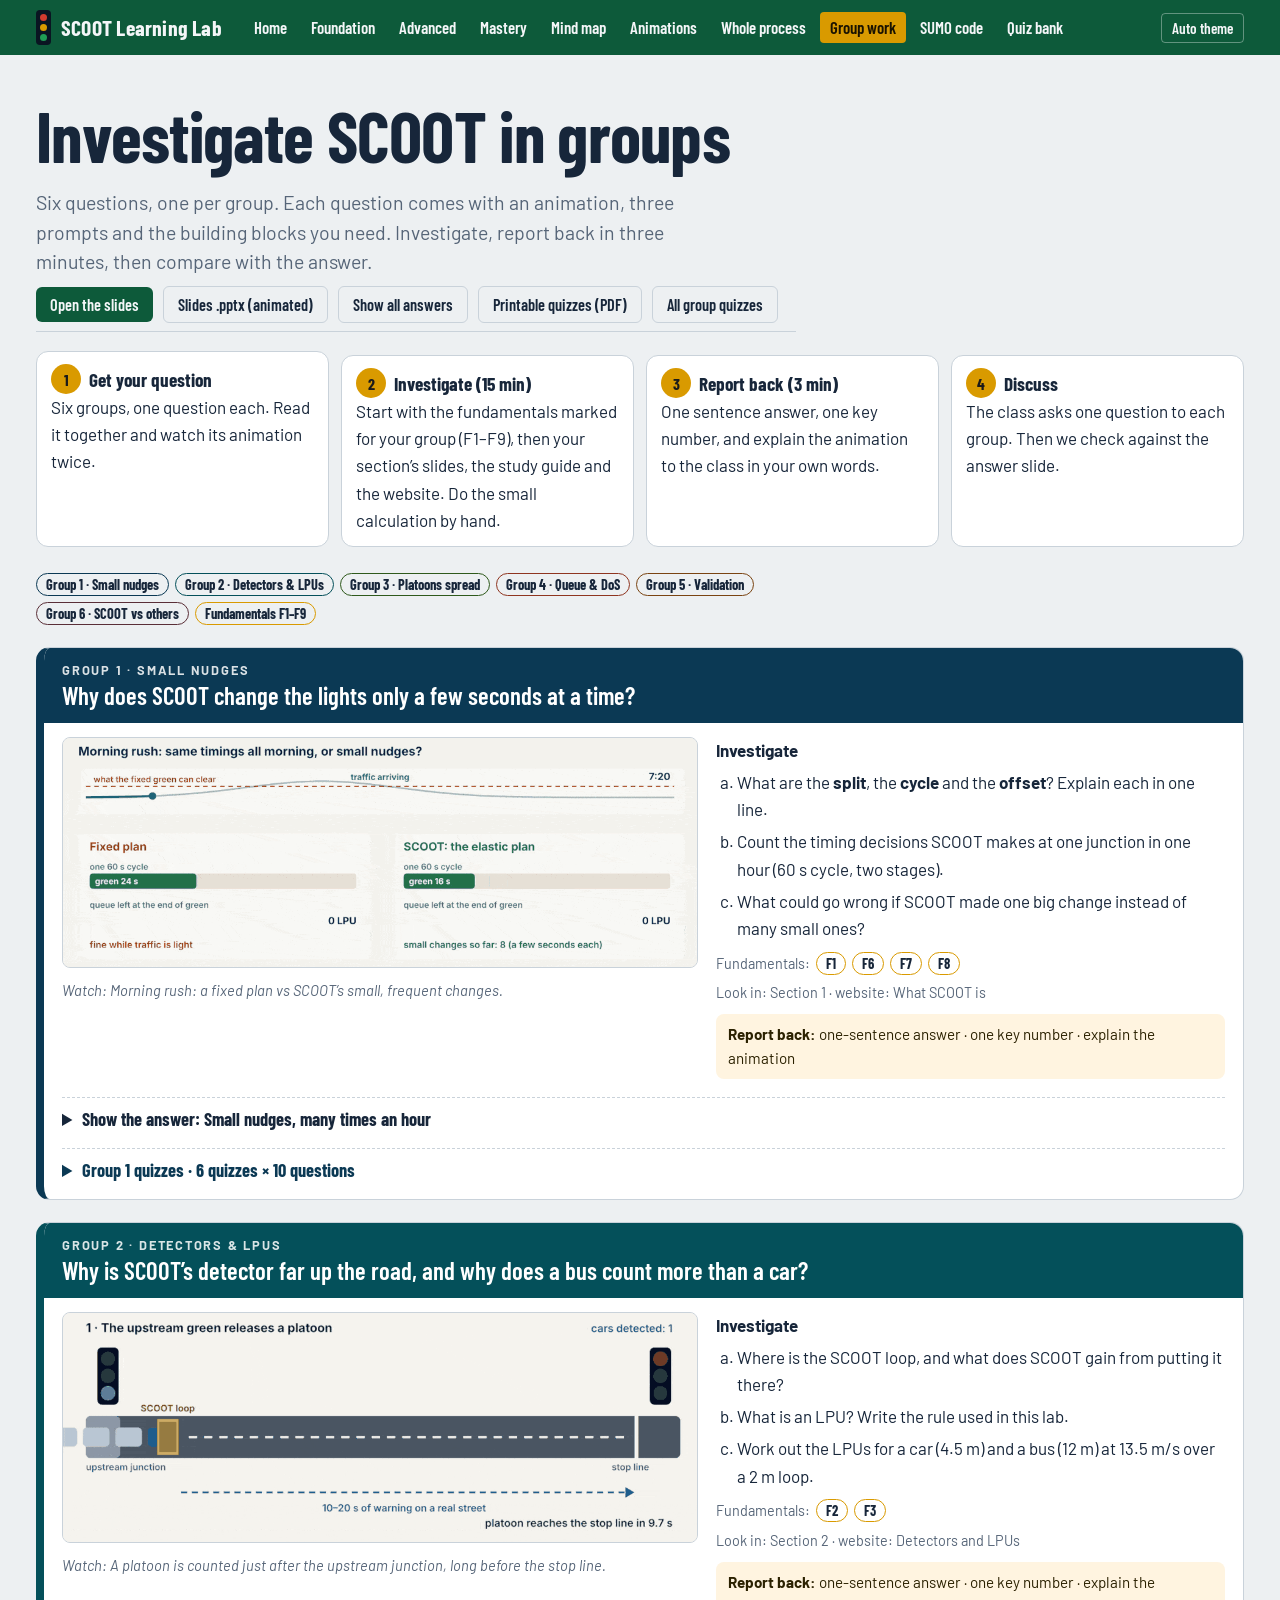
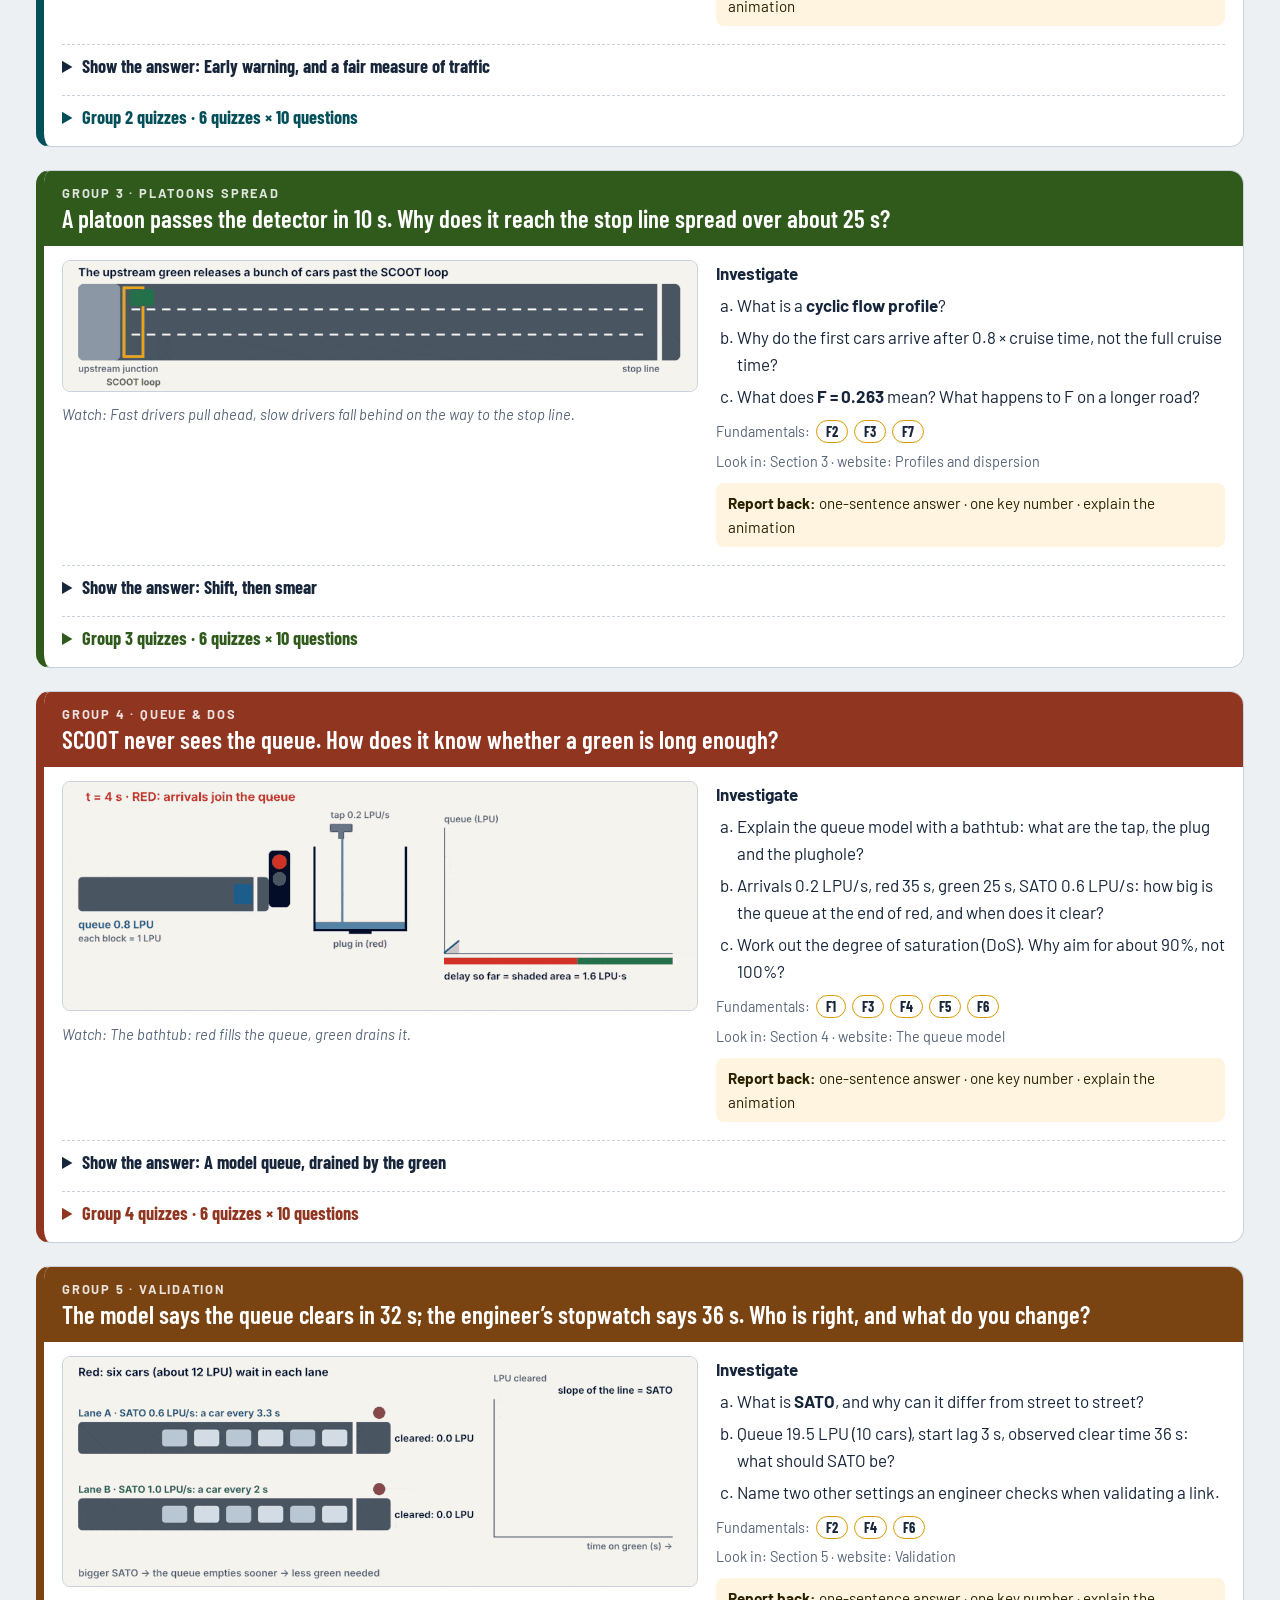
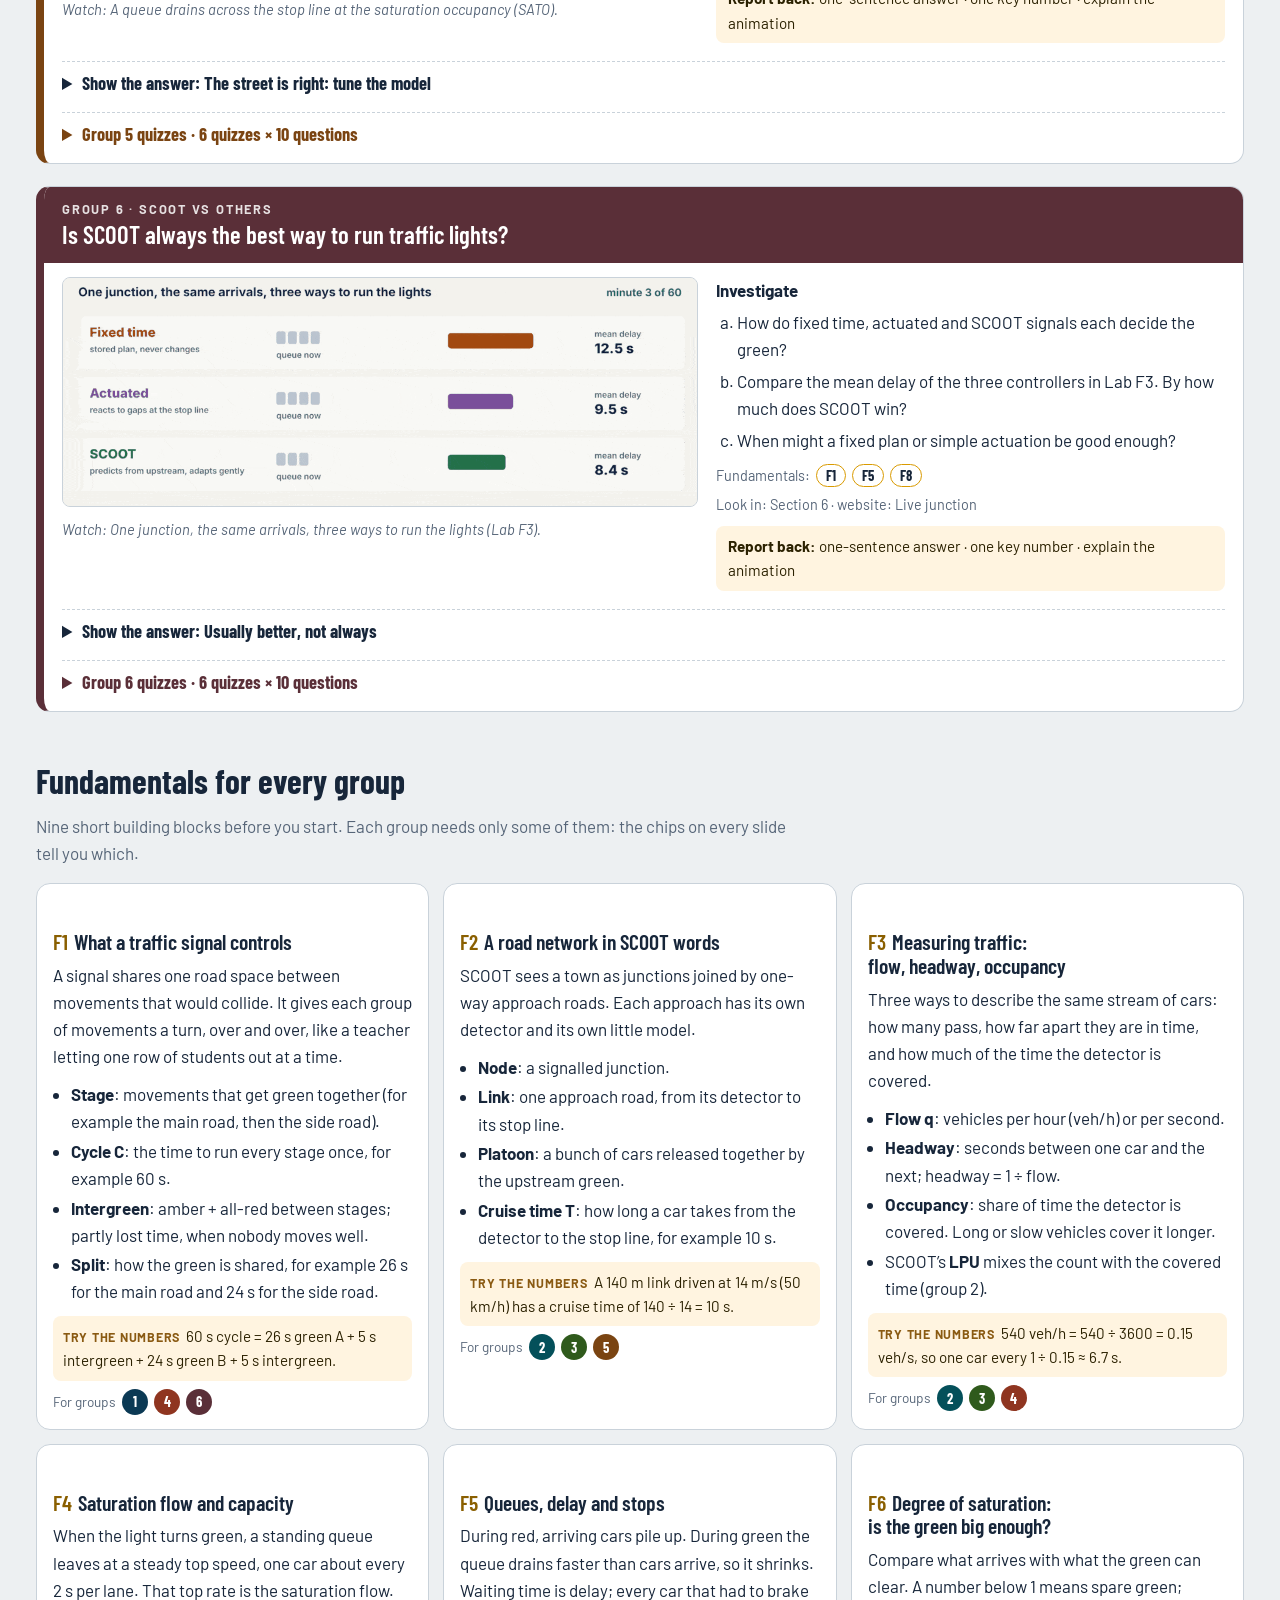
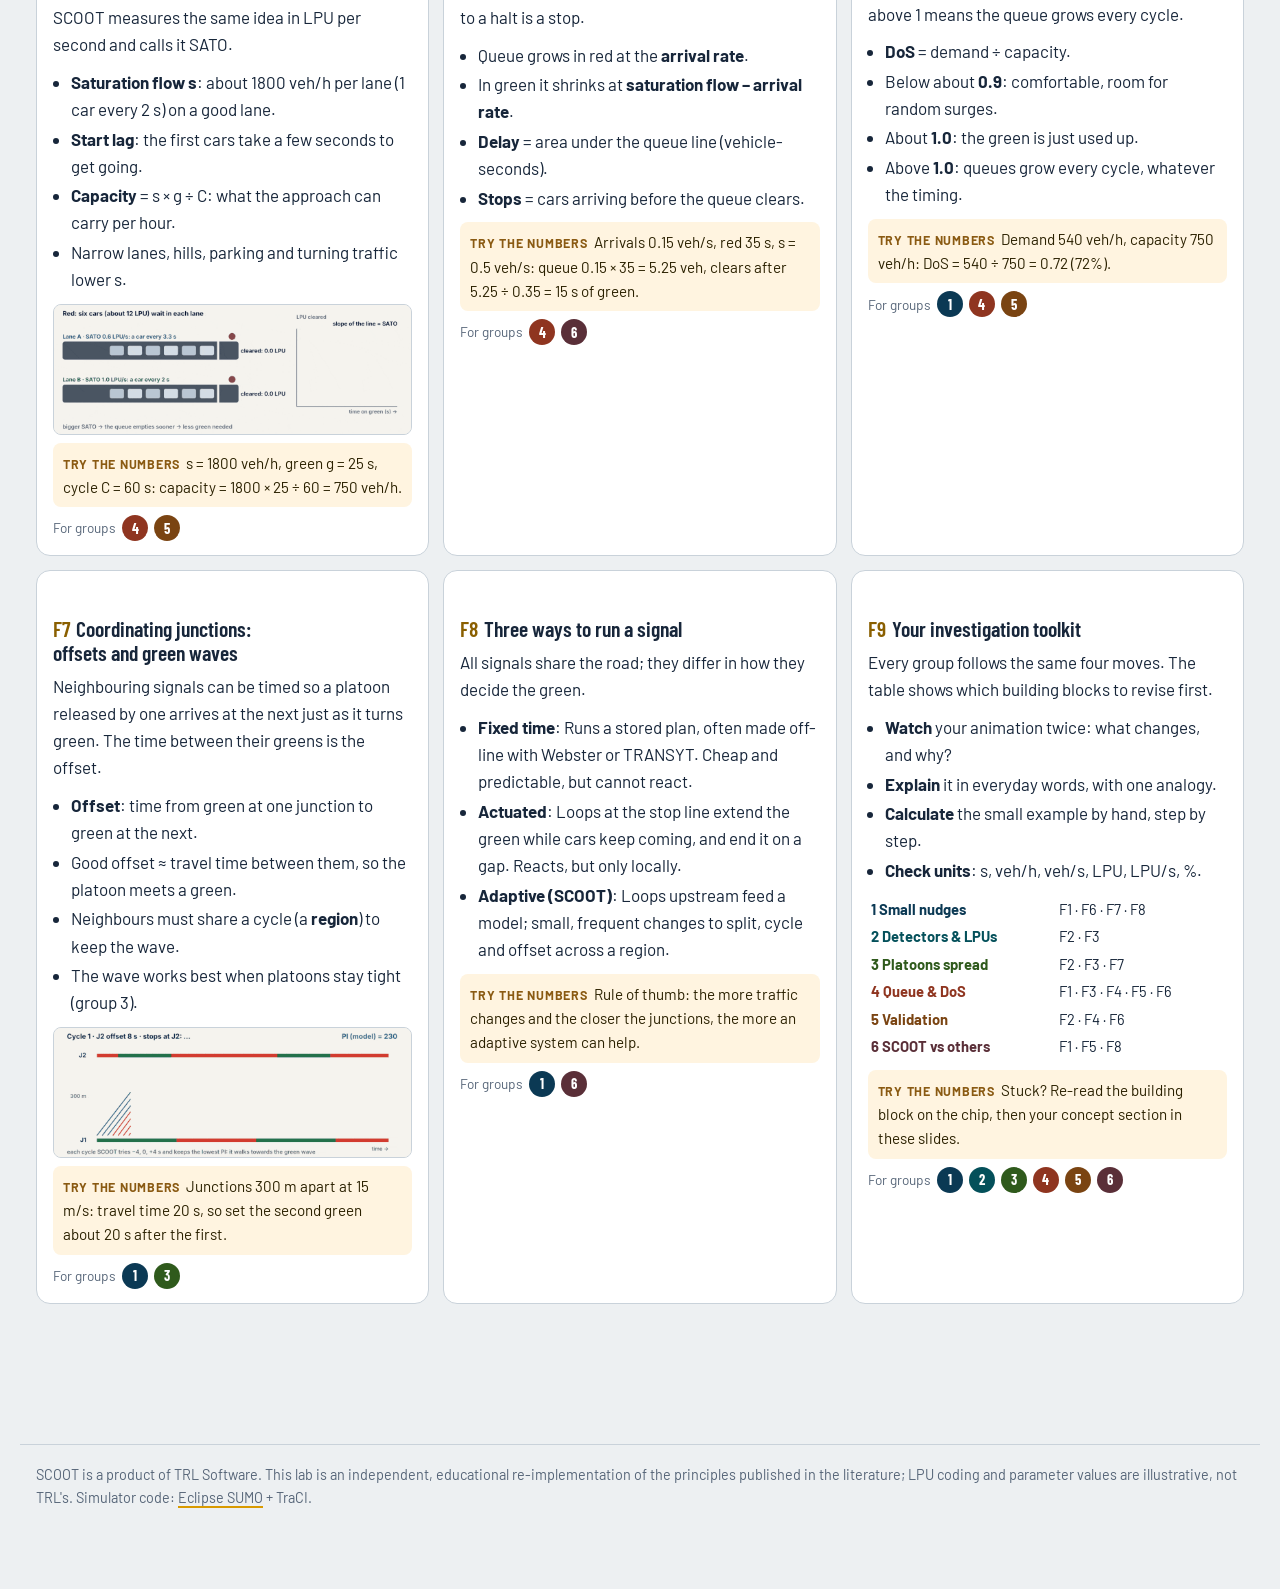
<file: docs/groupwork.html>
<!doctype html>
<html lang="en">
<head>
<meta charset="utf-8">
<meta name="viewport" content="width=device-width, initial-scale=1, viewport-fit=cover">
<title>SCOOT Group Work</title>
<meta name="description" content="Six group-investigation questions on SCOOT for beginners, with fundamentals, animations and answers.">
<link rel="preconnect" href="https://fonts.googleapis.com"><link rel="preconnect" href="https://fonts.gstatic.com" crossorigin>
<link rel="stylesheet" href="https://fonts.googleapis.com/css2?family=Barlow+Condensed:wght@500;600;700;800&family=Barlow:ital,wght@0,400;0,500;0,600;1,400&family=Caveat:wght@600;700&family=JetBrains+Mono:wght@500;700&display=swap">
<link rel="stylesheet" href="css/site.css">
<style>
  .gw-steps { display: grid; grid-template-columns: repeat(auto-fit, minmax(190px, 1fr)); gap: 12px; margin: 1.2rem 0 1.6rem; padding: 0; list-style: none; }
  .gw-steps li { background: var(--surface); border: 1px solid var(--line); border-radius: 12px; padding: 12px 14px; }
  .gw-steps b { display: flex; align-items: center; gap: 8px; font: 700 1.2rem var(--display); }
  .gw-steps b i { font-style: normal; width: 30px; height: 30px; border-radius: 50%; background: var(--amber); color: #1a1a1a; display: grid; place-items: center; font-size: 1rem; }
  .chips { display: flex; gap: 6px; flex-wrap: wrap; align-items: center; }
  .gchip { text-decoration: none; display: inline-grid; place-items: center; min-width: 26px; height: 26px; padding: 0 6px; border-radius: 13px; color: #fff; font: 700 .9rem var(--display); }
  .fchip { text-decoration: none; display: inline-block; padding: 2px 9px; border-radius: 999px; border: 1.5px solid var(--amber); font: 700 .9rem var(--display); text-decoration: none; }
  .fund-grid { display: grid; grid-template-columns: repeat(auto-fill, minmax(300px, 1fr)); gap: 14px; margin-top: 1rem; }
  .fund { background: var(--surface); border: 1px solid var(--line); border-radius: 14px; padding: 14px 16px; display: flex; flex-direction: column; gap: 8px; scroll-margin-top: 16px; }
  .fund h3 { font-size: 1.35rem; } .fund h3 span { color: var(--amber-ink); margin-right: 6px; }
  .fund ul { margin: 0; padding-left: 1.1rem; } .fund li { margin: .15rem 0; }
  .fund .ex { background: #fff4e0; color: #2b2100; border-radius: 8px; padding: 8px 10px; font-size: .95rem; }
  .fund .ex b:first-child { color: #8a5a12; letter-spacing: .06em; font-size: .78rem; text-transform: uppercase; margin-right: 6px; }
  .fund img { width: 100%; border-radius: 8px; border: 1px solid var(--line); background: #f5f3ee; }
  .q { border: 1px solid var(--line); border-left: 8px solid var(--c); border-radius: 14px; background: var(--surface); padding: 0; margin: 1.4rem 0; overflow: hidden; scroll-margin-top: 16px; }
  .q .qh { background: var(--c); color: #fff; padding: 14px 18px; }
  .q .qh small { display: block; font: 700 .8rem var(--body); letter-spacing: .14em; text-transform: uppercase; opacity: .85; }
  .q .qh h3 { color: #fff; font-size: 1.55rem; margin-top: 4px; }
  .q .qb { padding: 14px 18px 18px; display: grid; grid-template-columns: minmax(0, 1.25fr) minmax(0, 1fr); gap: 18px; }
  @media (max-width: 760px) { .q .qb { grid-template-columns: 1fr; } }
  .q img { width: 100%; border-radius: 8px; border: 1px solid var(--line); background: #f5f3ee; }
  .q .watch { font-size: .92rem; color: var(--muted); font-style: italic; margin: 4px 0 0; }
  .q ol { margin: .2rem 0 .6rem; padding-left: 1.3rem; } .q li { margin: .3rem 0; }
  .q .report { background: #fff4e0; color: #2b2100; border-radius: 8px; padding: 8px 12px; font-size: .95rem; margin-top: 10px; }
  .q details { grid-column: 1 / -1; border-top: 1px dashed var(--line); padding-top: 10px; }
  .q summary { cursor: pointer; font: 700 1.15rem var(--display); color: var(--fg); }
  .q .ans { display: grid; grid-template-columns: minmax(0, 1.25fr) minmax(0, 1fr); gap: 18px; margin-top: 10px; }
  @media (max-width: 760px) { .q .ans { grid-template-columns: 1fr; } }
  .q .ans ul { margin: 0; padding-left: 1.1rem; } .q .ans li { margin: .35rem 0; }
  .key { background: var(--c); color: #fff; border-radius: 10px; padding: 10px 14px; text-align: center; margin-top: 8px; }
  .key b { display: block; font: 700 1.8rem var(--mono); }
  .discuss { background: var(--sunk); border-radius: 10px; padding: 10px 12px; margin-top: 8px; font-size: .95rem; }
  .discuss b { font-size: .78rem; letter-spacing: .12em; text-transform: uppercase; color: var(--amber-ink); display: block; }
  .bars { display: grid; gap: 6px; margin-top: 6px; } .bars div { display: grid; grid-template-columns: 6.5em 1fr 3.5em; gap: 8px; align-items: center; font-size: .92rem; }
  .bars span.bar { height: 16px; border-radius: 4px; }
  .q details.gq summary { color: var(--c); }
  :root[data-theme="dark"] .q details.gq summary { color: var(--fg); }
  .q .quiz { margin-top: 10px; }
  .qtabs { display: flex; gap: 6px; flex-wrap: wrap; margin-top: 10px; }
  .qtabs button { font: 600 .9rem var(--body); border: 1.5px solid var(--c); background: var(--surface); color: var(--fg); border-radius: 999px; padding: 4px 11px; cursor: pointer; }
  .qtabs button[aria-pressed="true"] { background: var(--c); color: #fff; }
  .teacher { display: flex; gap: 10px; flex-wrap: wrap; align-items: center; margin: .6rem 0 0; }
</style>
</head>
<body>
<main class="wrap">
  <header class="level-head prose">
    <h1>Investigate SCOOT in groups</h1>
    <p class="lede">Six questions, one per group. Each question comes with an animation, three prompts and the building blocks you need. Investigate, report back in three minutes, then compare with the answer.</p>
    <p class="teacher"><a class="btn" style="text-decoration:none" href="viewer.html?doc=materials/SCOOT_Foundation_Presentation.pdf&amp;mode=slides&amp;dl=materials/SCOOT_Foundation_Presentation.pptx">Open the slides</a>
    <a class="btn ghost" style="text-decoration:none" href="materials/SCOOT_Foundation_Presentation.pptx" download>Slides .pptx (animated)</a>
    <button class="btn ghost" type="button" id="toggleAll">Show all answers</button>
    <a class="btn ghost" style="text-decoration:none" href="materials/SCOOT_Group_Quizzes.pdf" download>Printable quizzes (PDF)</a>
    <a class="btn ghost" style="text-decoration:none" href="quiz.html?set=g1">All group quizzes</a></p>
  </header>
  <ol class="gw-steps">
    <li><b><i>1</i>Get your question</b><span>Six groups, one question each. Read it together and watch its animation twice.</span></li>
    <li><b><i>2</i>Investigate (15 min)</b><span>Start with the fundamentals marked for your group (F1–F9), then your section’s slides, the study guide and the website. Do the small calculation by hand.</span></li>
    <li><b><i>3</i>Report back (3 min)</b><span>One sentence answer, one key number, and explain the animation to the class in your own words.</span></li>
    <li><b><i>4</i>Discuss</b><span>The class asks one question to each group. Then we check against the answer slide.</span></li>
  </ol>
  <nav class="prose" aria-label="Questions"><div class="chips"><a class="fchip" style="border-color:#0B3954" href="#g1">Group 1 · Small nudges</a><a class="fchip" style="border-color:#04505A" href="#g2">Group 2 · Detectors &amp; LPUs</a><a class="fchip" style="border-color:#2F5A1C" href="#g3">Group 3 · Platoons spread</a><a class="fchip" style="border-color:#8F3520" href="#g4">Group 4 · Queue &amp; DoS</a><a class="fchip" style="border-color:#7A4412" href="#g5">Group 5 · Validation</a><a class="fchip" style="border-color:#5A2F38" href="#g6">Group 6 · SCOOT vs others</a><a class="fchip" href="#fundamentals">Fundamentals F1–F9</a></div></nav>
  <section class="q" id="g1" style="--c:#0B3954">
    <div class="qh"><small>Group 1 · Small nudges</small><h3>Why does SCOOT change the lights only a few seconds at a time?</h3></div>
    <div class="qb">
      <div><img src="animations/SCOOT_13_elastic_plan.gif" alt="Animation: Morning rush: a fixed plan vs SCOOT’s small, frequent changes." loading="lazy"><p class="watch">Watch: Morning rush: a fixed plan vs SCOOT’s small, frequent changes.</p></div>
      <div><b>Investigate</b><ol type="a"><li>What are the <b>split</b>, the <b>cycle</b> and the <b>offset</b>? Explain each in one line.</li><li>Count the timing decisions SCOOT makes at one junction in one hour (60 s cycle, two stages).</li><li>What could go wrong if SCOOT made one big change instead of many small ones?</li></ol>
        <div class="chips"><span class="muted" style="font-size:.9rem">Fundamentals:</span><a class="fchip" href="#F1">F1</a><a class="fchip" href="#F6">F6</a><a class="fchip" href="#F7">F7</a><a class="fchip" href="#F8">F8</a></div>
        <p class="muted" style="font-size:.9rem;margin:.4rem 0 0">Look in: Section 1 · website: What SCOOT is</p>
        <div class="report"><b>Report back:</b> one-sentence answer · one key number · explain the animation</div></div>
      <details><summary>Show the answer: Small nudges, many times an hour</summary>
        <div class="ans"><ul><li><b>Split</b> = how the green is shared between stages. <b>Cycle</b> = time to run all stages once. <b>Offset</b> = timing between neighbouring junctions.</li><li>SCOOT tries a small change before every stage change (split), once per cycle (offset) and every 5 minutes (cycle).</li><li>Decisions per hour: 120 split + 60 offset + 12 cycle = <b>about 192</b>.</li><li>Each nudge is a few seconds, so one wrong guess cannot do much harm; together they follow the traffic, like a thermostat.</li></ul>
          <div><img src="animations/SCOOT_06_split_optimiser.gif" alt="Animation for the answer" loading="lazy"><div class="key"><b>≈ 192</b>timing decisions per hour at one junction</div>
          <div class="discuss"><b>Discuss</b>Ask: why not just pick the best plan once each morning? (Traffic changes minute by minute; a stored plan is out of date by the time the peak arrives.)</div></div></div></details>
      <details class="gq" data-g="1"><summary>Group 1 quizzes · 6 quizzes × 10 questions</summary><div class="qtabs" id="gqt1" role="group" aria-label="Choose a quiz"></div><div class="quiz" id="gq1"></div></details>
    </div>
  </section>
  <section class="q" id="g2" style="--c:#04505A">
    <div class="qh"><small>Group 2 · Detectors &amp; LPUs</small><h3>Why is SCOOT’s detector far up the road, and why does a bus count more than a car?</h3></div>
    <div class="qb">
      <div><img src="animations/SCOOT_01_upstream_detection.gif" alt="Animation: A platoon is counted just after the upstream junction, long before the stop line." loading="lazy"><p class="watch">Watch: A platoon is counted just after the upstream junction, long before the stop line.</p></div>
      <div><b>Investigate</b><ol type="a"><li>Where is the SCOOT loop, and what does SCOOT gain from putting it there?</li><li>What is an LPU? Write the rule used in this lab.</li><li>Work out the LPUs for a car (4.5 m) and a bus (12 m) at 13.5 m/s over a 2 m loop.</li></ol>
        <div class="chips"><span class="muted" style="font-size:.9rem">Fundamentals:</span><a class="fchip" href="#F2">F2</a><a class="fchip" href="#F3">F3</a></div>
        <p class="muted" style="font-size:.9rem;margin:.4rem 0 0">Look in: Section 2 · website: Detectors and LPUs</p>
        <div class="report"><b>Report back:</b> one-sentence answer · one key number · explain the animation</div></div>
      <details><summary>Show the answer: Early warning, and a fair measure of traffic</summary>
        <div class="ans"><ul><li>The loop sits just after the <b>upstream</b> junction, so SCOOT learns about cars <b>10–20 s</b> before they reach the stop line and can get the green ready.</li><li>An <b>LPU</b> (link profile unit) mixes a count with how long the loop is covered: LPU = 1 × vehicle + 2 × seconds covered.</li><li>Car: (4.5 + 2) ÷ 13.5 = 0.48 s → <b>1.96 LPU</b>. Bus: (12 + 2) ÷ 13.5 = 1.04 s → <b>3.07 LPU</b>.</li><li>Long or slow vehicles cover the loop longer and need more green, so they score more.</li></ul>
          <div><img src="animations/SCOOT_02_LPU_car_vs_bus.gif" alt="Animation for the answer" loading="lazy"><div class="key"><b>1.96 vs 3.07</b>LPUs for a car and a bus</div>
          <div class="discuss"><b>Discuss</b>Ask: what happens to a car’s LPU if it crawls over the loop in a jam? (Covered longer, more LPUs: an early sign of congestion.)</div></div></div></details>
      <details class="gq" data-g="2"><summary>Group 2 quizzes · 6 quizzes × 10 questions</summary><div class="qtabs" id="gqt2" role="group" aria-label="Choose a quiz"></div><div class="quiz" id="gq2"></div></details>
    </div>
  </section>
  <section class="q" id="g3" style="--c:#2F5A1C">
    <div class="qh"><small>Group 3 · Platoons spread</small><h3>A platoon passes the detector in 10 s. Why does it reach the stop line spread over about 25 s?</h3></div>
    <div class="qb">
      <div><img src="animations/SCOOT_11_platoon_spreading.gif" alt="Animation: Fast drivers pull ahead, slow drivers fall behind on the way to the stop line." loading="lazy"><p class="watch">Watch: Fast drivers pull ahead, slow drivers fall behind on the way to the stop line.</p></div>
      <div><b>Investigate</b><ol type="a"><li>What is a <b>cyclic flow profile</b>?</li><li>Why do the first cars arrive after 0.8 × cruise time, not the full cruise time?</li><li>What does <b>F = 0.263</b> mean? What happens to F on a longer road?</li></ol>
        <div class="chips"><span class="muted" style="font-size:.9rem">Fundamentals:</span><a class="fchip" href="#F2">F2</a><a class="fchip" href="#F3">F3</a><a class="fchip" href="#F7">F7</a></div>
        <p class="muted" style="font-size:.9rem;margin:.4rem 0 0">Look in: Section 3 · website: Profiles and dispersion</p>
        <div class="report"><b>Report back:</b> one-sentence answer · one key number · explain the animation</div></div>
      <details><summary>Show the answer: Shift, then smear</summary>
        <div class="ans"><ul><li>A cyclic flow profile is the LPUs seen in each second of the cycle, averaged over several cycles.</li><li>Shift: the fastest drivers lead, so arrivals start at 0.8 × T = <b>8 s</b> (T = 10 s cruise time).</li><li>Smear: each second, <b>26%</b> of the new traffic arrives and <b>74%</b> of last second’s arrivals carry over (F = 1 ÷ (1 + 0.35 × 0.8 × 10) = 0.263).</li><li>Same 10 LPU, lower peak (0.95), about 25 s long. Longer road → smaller F (T = 20 s gives 0.15) → more spread.</li></ul>
          <div><img src="animations/SCOOT_12_dispersion_recipe.gif" alt="Animation for the answer" loading="lazy"><div class="key"><b>F = 0.263</b>share of each second’s traffic that arrives first</div>
          <div class="discuss"><b>Discuss</b>Ask: on a long road, does coordinating the two signals still help much? (Less: the platoon has smeared into steady flow.)</div></div></div></details>
      <details class="gq" data-g="3"><summary>Group 3 quizzes · 6 quizzes × 10 questions</summary><div class="qtabs" id="gqt3" role="group" aria-label="Choose a quiz"></div><div class="quiz" id="gq3"></div></details>
    </div>
  </section>
  <section class="q" id="g4" style="--c:#8F3520">
    <div class="qh"><small>Group 4 · Queue &amp; DoS</small><h3>SCOOT never sees the queue. How does it know whether a green is long enough?</h3></div>
    <div class="qb">
      <div><img src="animations/SCOOT_05_queue_bathtub.gif" alt="Animation: The bathtub: red fills the queue, green drains it." loading="lazy"><p class="watch">Watch: The bathtub: red fills the queue, green drains it.</p></div>
      <div><b>Investigate</b><ol type="a"><li>Explain the queue model with a bathtub: what are the tap, the plug and the plughole?</li><li>Arrivals 0.2 LPU/s, red 35 s, green 25 s, SATO 0.6 LPU/s: how big is the queue at the end of red, and when does it clear?</li><li>Work out the degree of saturation (DoS). Why aim for about 90%, not 100%?</li></ol>
        <div class="chips"><span class="muted" style="font-size:.9rem">Fundamentals:</span><a class="fchip" href="#F1">F1</a><a class="fchip" href="#F3">F3</a><a class="fchip" href="#F4">F4</a><a class="fchip" href="#F5">F5</a><a class="fchip" href="#F6">F6</a></div>
        <p class="muted" style="font-size:.9rem;margin:.4rem 0 0">Look in: Section 4 · website: The queue model</p>
        <div class="report"><b>Report back:</b> one-sentence answer · one key number · explain the animation</div></div>
      <details><summary>Show the answer: A model queue, drained by the green</summary>
        <div class="ans"><ul><li>SCOOT <b>models</b> the queue from the upstream counts: arrivals are the tap, red is the plug, and SATO is the size of the plughole.</li><li>End of red: 0.2 × 35 = <b>7 LPU</b>. In green it shrinks at 0.6 − 0.2 = 0.4 LPU/s, so it clears after 7 ÷ 0.4 = <b>17.5 s</b>.</li><li>DoS = demand ÷ what the green can clear = (0.2 × 60) ÷ (25 × 0.6) = 12 ÷ 15 = <b>0.80</b>.</li><li>Aiming for about 90% leaves a margin for random surges. Above 100% the queue grows every cycle.</li></ul>
          <div><img src="animations/SCOOT_15_degree_of_saturation.gif" alt="Animation for the answer" loading="lazy"><div class="key"><b>DoS 0.80</b>under the 90% target: spare green</div>
          <div class="discuss"><b>Discuss</b>Ask: if this link has spare green, where should SCOOT give it? (To the busiest stage at the junction, a few seconds at a time.)</div></div></div></details>
      <details class="gq" data-g="4"><summary>Group 4 quizzes · 6 quizzes × 10 questions</summary><div class="qtabs" id="gqt4" role="group" aria-label="Choose a quiz"></div><div class="quiz" id="gq4"></div></details>
    </div>
  </section>
  <section class="q" id="g5" style="--c:#7A4412">
    <div class="qh"><small>Group 5 · Validation</small><h3>The model says the queue clears in 32 s; the engineer’s stopwatch says 36 s. Who is right, and what do you change?</h3></div>
    <div class="qb">
      <div><img src="animations/SCOOT_10_SATO_queue_discharge.gif" alt="Animation: A queue drains across the stop line at the saturation occupancy (SATO)." loading="lazy"><p class="watch">Watch: A queue drains across the stop line at the saturation occupancy (SATO).</p></div>
      <div><b>Investigate</b><ol type="a"><li>What is <b>SATO</b>, and why can it differ from street to street?</li><li>Queue 19.5 LPU (10 cars), start lag 3 s, observed clear time 36 s: what should SATO be?</li><li>Name two other settings an engineer checks when validating a link.</li></ol>
        <div class="chips"><span class="muted" style="font-size:.9rem">Fundamentals:</span><a class="fchip" href="#F2">F2</a><a class="fchip" href="#F4">F4</a><a class="fchip" href="#F6">F6</a></div>
        <p class="muted" style="font-size:.9rem;margin:.4rem 0 0">Look in: Section 5 · website: Validation</p>
        <div class="report"><b>Report back:</b> one-sentence answer · one key number · explain the animation</div></div>
      <details><summary>Show the answer: The street is right: tune the model</summary>
        <div class="ans"><ul><li><b>SATO</b> is how fast a standing queue drains in green, in LPU per second. It depends on lane width, gradient, turning traffic and parking.</li><li>The street is always right. SATO = queue ÷ (clear time − start lag) = 19.5 ÷ (36 − 3) = <b>0.59 LPU/s</b> (the model had 0.67).</li><li>Other settings: journey (cruise) time, start and end lags, and the maximum queue clear time.</li><li>Like tuning a guitar: a well-built model still plays wrong notes until it is tuned to the street.</li></ul>
          <div><img src="animations/SCOOT_14_validation_SATO.gif" alt="Animation for the answer" loading="lazy"><div class="key"><b>0.59 LPU/s</b>SATO after tuning (was 0.67)</div>
          <div class="discuss"><b>Discuss</b>Ask: what goes wrong if SATO is set too high? (The model thinks queues clear sooner, so SCOOT gives too little green and real queues grow.)</div></div></div></details>
      <details class="gq" data-g="5"><summary>Group 5 quizzes · 6 quizzes × 10 questions</summary><div class="qtabs" id="gqt5" role="group" aria-label="Choose a quiz"></div><div class="quiz" id="gq5"></div></details>
    </div>
  </section>
  <section class="q" id="g6" style="--c:#5A2F38">
    <div class="qh"><small>Group 6 · SCOOT vs others</small><h3>Is SCOOT always the best way to run traffic lights?</h3></div>
    <div class="qb">
      <div><img src="animations/SCOOT_16_fixed_actuated_scoot.gif" alt="Animation: One junction, the same arrivals, three ways to run the lights (Lab F3)." loading="lazy"><p class="watch">Watch: One junction, the same arrivals, three ways to run the lights (Lab F3).</p></div>
      <div><b>Investigate</b><ol type="a"><li>How do fixed time, actuated and SCOOT signals each decide the green?</li><li>Compare the mean delay of the three controllers in Lab F3. By how much does SCOOT win?</li><li>When might a fixed plan or simple actuation be good enough?</li></ol>
        <div class="chips"><span class="muted" style="font-size:.9rem">Fundamentals:</span><a class="fchip" href="#F1">F1</a><a class="fchip" href="#F5">F5</a><a class="fchip" href="#F8">F8</a></div>
        <p class="muted" style="font-size:.9rem;margin:.4rem 0 0">Look in: Section 6 · website: Live junction</p>
        <div class="report"><b>Report back:</b> one-sentence answer · one key number · explain the animation</div></div>
      <details><summary>Show the answer: Usually better, not always</summary>
        <div class="ans"><ul><li><b>Fixed time</b> follows a stored plan. <b>Actuated</b> extends the green while cars keep arriving at the stop line. <b>SCOOT</b> predicts from upstream and coordinates junctions.</li><li>Lab F3, one junction: 18.96 / 14.48 / <b>12.79 s</b> mean delay, so SCOOT has 33% less delay than fixed time and 12% less than actuation.</li><li>Not always: in the four-junction corridor run, actuation had slightly less delay (29.1 vs 30.4 s), while SCOOT had fewer stops and much less bus delay.</li><li>A simple controller can be enough at isolated, lightly used junctions. SCOOT needs working detectors and a validated model.</li></ul>
          <div><p style="margin:0;font-weight:600">Lab F3: mean delay (s/veh)</p><div class="bars"><div><span>Fixed time</span><span class="bar" style="width:100%;background:#A34B12"></span><span>18.96</span></div><div><span>Actuated</span><span class="bar" style="width:76%;background:#7A4F9A"></span><span>14.48</span></div><div><span>SCOOT</span><span class="bar" style="width:67%;background:#23704A"></span><span>12.79</span></div></div><div class="key"><b>12.79 s</b>SCOOT mean delay in Lab F3 (fixed 18.96)</div>
          <div class="discuss"><b>Discuss</b>Ask: which number matters most to you as an engineer: delay, stops, or bus delay? Why?</div></div></div></details>
      <details class="gq" data-g="6"><summary>Group 6 quizzes · 6 quizzes × 10 questions</summary><div class="qtabs" id="gqt6" role="group" aria-label="Choose a quiz"></div><div class="quiz" id="gq6"></div></details>
    </div>
  </section>
  <section class="prose" style="max-width:none"><h2 id="fundamentals">Fundamentals for every group</h2>
    <p class="muted" style="max-width:760px">Nine short building blocks before you start. Each group needs only some of them: the chips on every slide tell you which.</p></section>
  <div class="fund-grid">
    <article class="fund" id="F1"><h3><span>F1</span>What a traffic signal controls</h3>
      <p style="margin:0">A signal shares one road space between movements that would collide. It gives each group of movements a turn, over and over, like a teacher letting one row of students out at a time.</p><ul><li><b>Stage</b>: movements that get green together (for example the main road, then the side road).</li><li><b>Cycle C</b>: the time to run every stage once, for example 60 s.</li><li><b>Intergreen</b>: amber + all-red between stages; partly lost time, when nobody moves well.</li><li><b>Split</b>: how the green is shared, for example 26 s for the main road and 24 s for the side road.</li></ul>
      <div class="ex"><b>Try the numbers</b>60 s cycle = 26 s green A + 5 s intergreen + 24 s green B + 5 s intergreen.</div>
      <div class="chips"><span class="muted" style="font-size:.85rem">For groups</span><a class="gchip" style="background:#0B3954" href="#g1">1</a><a class="gchip" style="background:#8F3520" href="#g4">4</a><a class="gchip" style="background:#5A2F38" href="#g6">6</a></div></article>
    <article class="fund" id="F2"><h3><span>F2</span>A road network in SCOOT words</h3>
      <p style="margin:0">SCOOT sees a town as junctions joined by one-way approach roads. Each approach has its own detector and its own little model.</p><ul><li><b>Node</b>: a signalled junction.</li><li><b>Link</b>: one approach road, from its detector to its stop line.</li><li><b>Platoon</b>: a bunch of cars released together by the upstream green.</li><li><b>Cruise time T</b>: how long a car takes from the detector to the stop line, for example 10 s.</li></ul>
      <div class="ex"><b>Try the numbers</b>A 140 m link driven at 14 m/s (50 km/h) has a cruise time of 140 ÷ 14 = 10 s.</div>
      <div class="chips"><span class="muted" style="font-size:.85rem">For groups</span><a class="gchip" style="background:#04505A" href="#g2">2</a><a class="gchip" style="background:#2F5A1C" href="#g3">3</a><a class="gchip" style="background:#7A4412" href="#g5">5</a></div></article>
    <article class="fund" id="F3"><h3><span>F3</span>Measuring traffic: flow, headway, occupancy</h3>
      <p style="margin:0">Three ways to describe the same stream of cars: how many pass, how far apart they are in time, and how much of the time the detector is covered.</p><ul><li><b>Flow q</b>: vehicles per hour (veh/h) or per second.</li><li><b>Headway</b>: seconds between one car and the next; headway = 1 ÷ flow.</li><li><b>Occupancy</b>: share of time the detector is covered. Long or slow vehicles cover it longer.</li><li>SCOOT’s <b>LPU</b> mixes the count with the covered time (group 2).</li></ul>
      <div class="ex"><b>Try the numbers</b>540 veh/h = 540 ÷ 3600 = 0.15 veh/s, so one car every 1 ÷ 0.15 ≈ 6.7 s.</div>
      <div class="chips"><span class="muted" style="font-size:.85rem">For groups</span><a class="gchip" style="background:#04505A" href="#g2">2</a><a class="gchip" style="background:#2F5A1C" href="#g3">3</a><a class="gchip" style="background:#8F3520" href="#g4">4</a></div></article>
    <article class="fund" id="F4"><h3><span>F4</span>Saturation flow and capacity</h3>
      <p style="margin:0">When the light turns green, a standing queue leaves at a steady top speed, one car about every 2 s per lane. That top rate is the saturation flow. SCOOT measures the same idea in LPU per second and calls it SATO.</p><ul><li><b>Saturation flow s</b>: about 1800 veh/h per lane (1 car every 2 s) on a good lane.</li><li><b>Start lag</b>: the first cars take a few seconds to get going.</li><li><b>Capacity</b> = s × g ÷ C: what the approach can carry per hour.</li><li>Narrow lanes, hills, parking and turning traffic lower s.</li></ul><img src="animations/SCOOT_10_SATO_queue_discharge.gif" alt="Animation: A queue drains at the saturation rate (shown in LPU/s)" loading="lazy">
      <div class="ex"><b>Try the numbers</b>s = 1800 veh/h, green g = 25 s, cycle C = 60 s: capacity = 1800 × 25 ÷ 60 = 750 veh/h.</div>
      <div class="chips"><span class="muted" style="font-size:.85rem">For groups</span><a class="gchip" style="background:#8F3520" href="#g4">4</a><a class="gchip" style="background:#7A4412" href="#g5">5</a></div></article>
    <article class="fund" id="F5"><h3><span>F5</span>Queues, delay and stops</h3>
      <p style="margin:0">During red, arriving cars pile up. During green the queue drains faster than cars arrive, so it shrinks. Waiting time is delay; every car that had to brake to a halt is a stop.</p><ul><li>Queue grows in red at the <b>arrival rate</b>.</li><li>In green it shrinks at <b>saturation flow − arrival rate</b>.</li><li><b>Delay</b> = area under the queue line (vehicle-seconds).</li><li><b>Stops</b> = cars arriving before the queue clears.</li></ul>
      <div class="ex"><b>Try the numbers</b>Arrivals 0.15 veh/s, red 35 s, s = 0.5 veh/s: queue 0.15 × 35 = 5.25 veh, clears after 5.25 ÷ 0.35 = 15 s of green.</div>
      <div class="chips"><span class="muted" style="font-size:.85rem">For groups</span><a class="gchip" style="background:#8F3520" href="#g4">4</a><a class="gchip" style="background:#5A2F38" href="#g6">6</a></div></article>
    <article class="fund" id="F6"><h3><span>F6</span>Degree of saturation: is the green big enough?</h3>
      <p style="margin:0">Compare what arrives with what the green can clear. A number below 1 means spare green; above 1 means the queue grows every cycle.</p><ul><li><b>DoS</b> = demand ÷ capacity.</li><li>Below about <b>0.9</b>: comfortable, room for random surges.</li><li>About <b>1.0</b>: the green is just used up.</li><li>Above <b>1.0</b>: queues grow every cycle, whatever the timing.</li></ul>
      <div class="ex"><b>Try the numbers</b>Demand 540 veh/h, capacity 750 veh/h: DoS = 540 ÷ 750 = 0.72 (72%).</div>
      <div class="chips"><span class="muted" style="font-size:.85rem">For groups</span><a class="gchip" style="background:#0B3954" href="#g1">1</a><a class="gchip" style="background:#8F3520" href="#g4">4</a><a class="gchip" style="background:#7A4412" href="#g5">5</a></div></article>
    <article class="fund" id="F7"><h3><span>F7</span>Coordinating junctions: offsets and green waves</h3>
      <p style="margin:0">Neighbouring signals can be timed so a platoon released by one arrives at the next just as it turns green. The time between their greens is the offset.</p><ul><li><b>Offset</b>: time from green at one junction to green at the next.</li><li>Good offset ≈ travel time between them, so the platoon meets a green.</li><li>Neighbours must share a cycle (a <b>region</b>) to keep the wave.</li><li>The wave works best when platoons stay tight (group 3).</li></ul><img src="animations/SCOOT_07_offset_optimiser.gif" alt="Animation: Trying offsets to catch the platoon on green" loading="lazy">
      <div class="ex"><b>Try the numbers</b>Junctions 300 m apart at 15 m/s: travel time 20 s, so set the second green about 20 s after the first.</div>
      <div class="chips"><span class="muted" style="font-size:.85rem">For groups</span><a class="gchip" style="background:#0B3954" href="#g1">1</a><a class="gchip" style="background:#2F5A1C" href="#g3">3</a></div></article>
    <article class="fund" id="F8"><h3><span>F8</span>Three ways to run a signal</h3>
      <p style="margin:0">All signals share the road; they differ in how they decide the green.</p><ul><li><b>Fixed time</b>: Runs a stored plan, often made off-line with Webster or TRANSYT. Cheap and predictable, but cannot react.</li><li><b>Actuated</b>: Loops at the stop line extend the green while cars keep coming, and end it on a gap. Reacts, but only locally.</li><li><b>Adaptive (SCOOT)</b>: Loops upstream feed a model; small, frequent changes to split, cycle and offset across a region.</li></ul>
      <div class="ex"><b>Try the numbers</b>Rule of thumb: the more traffic changes and the closer the junctions, the more an adaptive system can help.</div>
      <div class="chips"><span class="muted" style="font-size:.85rem">For groups</span><a class="gchip" style="background:#0B3954" href="#g1">1</a><a class="gchip" style="background:#5A2F38" href="#g6">6</a></div></article>
    <article class="fund" id="F9"><h3><span>F9</span>Your investigation toolkit</h3>
      <p style="margin:0">Every group follows the same four moves. The table shows which building blocks to revise first.</p><ul><li><b>Watch</b> your animation twice: what changes, and why?</li><li><b>Explain</b> it in everyday words, with one analogy.</li><li><b>Calculate</b> the small example by hand, step by step.</li><li><b>Check units</b>: s, veh/h, veh/s, LPU, LPU/s, %.</li></ul><table style="font-size:.92rem"><tbody><tr><td><b style="color:#0B3954">1 Small nudges</b></td><td>F1 · F6 · F7 · F8</td></tr><tr><td><b style="color:#04505A">2 Detectors &amp; LPUs</b></td><td>F2 · F3</td></tr><tr><td><b style="color:#2F5A1C">3 Platoons spread</b></td><td>F2 · F3 · F7</td></tr><tr><td><b style="color:#8F3520">4 Queue &amp; DoS</b></td><td>F1 · F3 · F4 · F5 · F6</td></tr><tr><td><b style="color:#7A4412">5 Validation</b></td><td>F2 · F4 · F6</td></tr><tr><td><b style="color:#5A2F38">6 SCOOT vs others</b></td><td>F1 · F5 · F8</td></tr></tbody></table>
      <div class="ex"><b>Try the numbers</b>Stuck? Re-read the building block on the chip, then your concept section in these slides.</div>
      <div class="chips"><span class="muted" style="font-size:.85rem">For groups</span><a class="gchip" style="background:#0B3954" href="#g1">1</a><a class="gchip" style="background:#04505A" href="#g2">2</a><a class="gchip" style="background:#2F5A1C" href="#g3">3</a><a class="gchip" style="background:#8F3520" href="#g4">4</a><a class="gchip" style="background:#7A4412" href="#g5">5</a><a class="gchip" style="background:#5A2F38" href="#g6">6</a></div></article>
  </div>
</main>
<script src="js/groupquiz.js"></script>
<script src="js/common.js"></script>
<script>
  (function () {
    var b = document.getElementById('toggleAll'), open = false;
    b.addEventListener('click', function () { open = !open; document.querySelectorAll('.q details:not(.gq)').forEach(function (d) { d.open = open; }); b.textContent = open ? 'Hide all answers' : 'Show all answers'; });
    document.querySelectorAll('details.gq').forEach(function (d) {
      d.addEventListener('toggle', function () {
        if (!d.open || d.dataset.ready) return; d.dataset.ready = 1;
        var g = d.dataset.g, tabs = document.getElementById('gqt' + g), el = document.getElementById('gq' + g);
        var qz = GROUPQUIZ[g].quizzes;
        tabs.innerHTML = qz.map(function (z, i) { return '<button type="button" data-i="' + i + '" aria-pressed="' + (i === 0) + '">Quiz ' + z.n + ' · ' + z.title + '</button>'; }).join('');
        function show(i) { tabs.querySelectorAll('button').forEach(function (b) { b.setAttribute('aria-pressed', +b.dataset.i === i); }); Quiz(el, qz[i].qs, 'gq' + g + '_' + qz[i].n); }
        tabs.querySelectorAll('button').forEach(function (b) { b.addEventListener('click', function () { show(+b.dataset.i); }); });
        show(0);
      });
    });
  })();
</script>
</body>
</html>
</file>
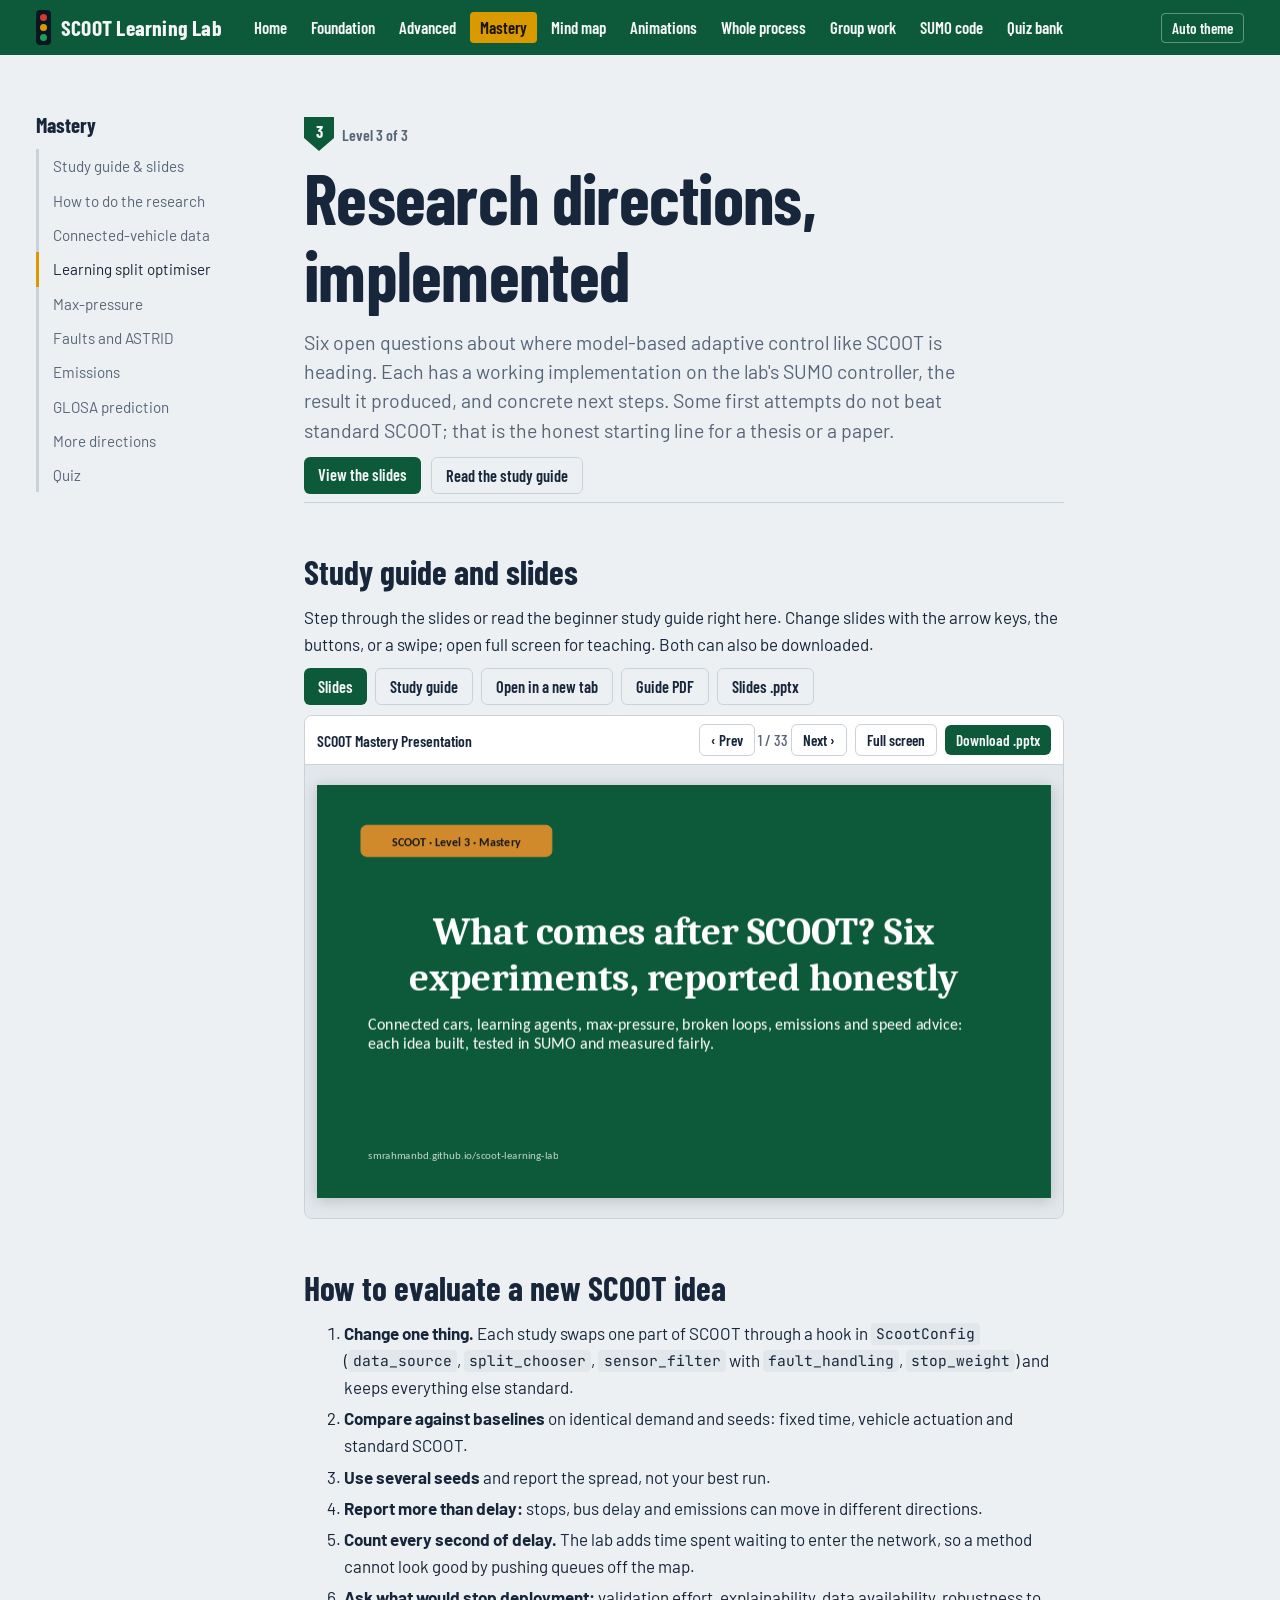
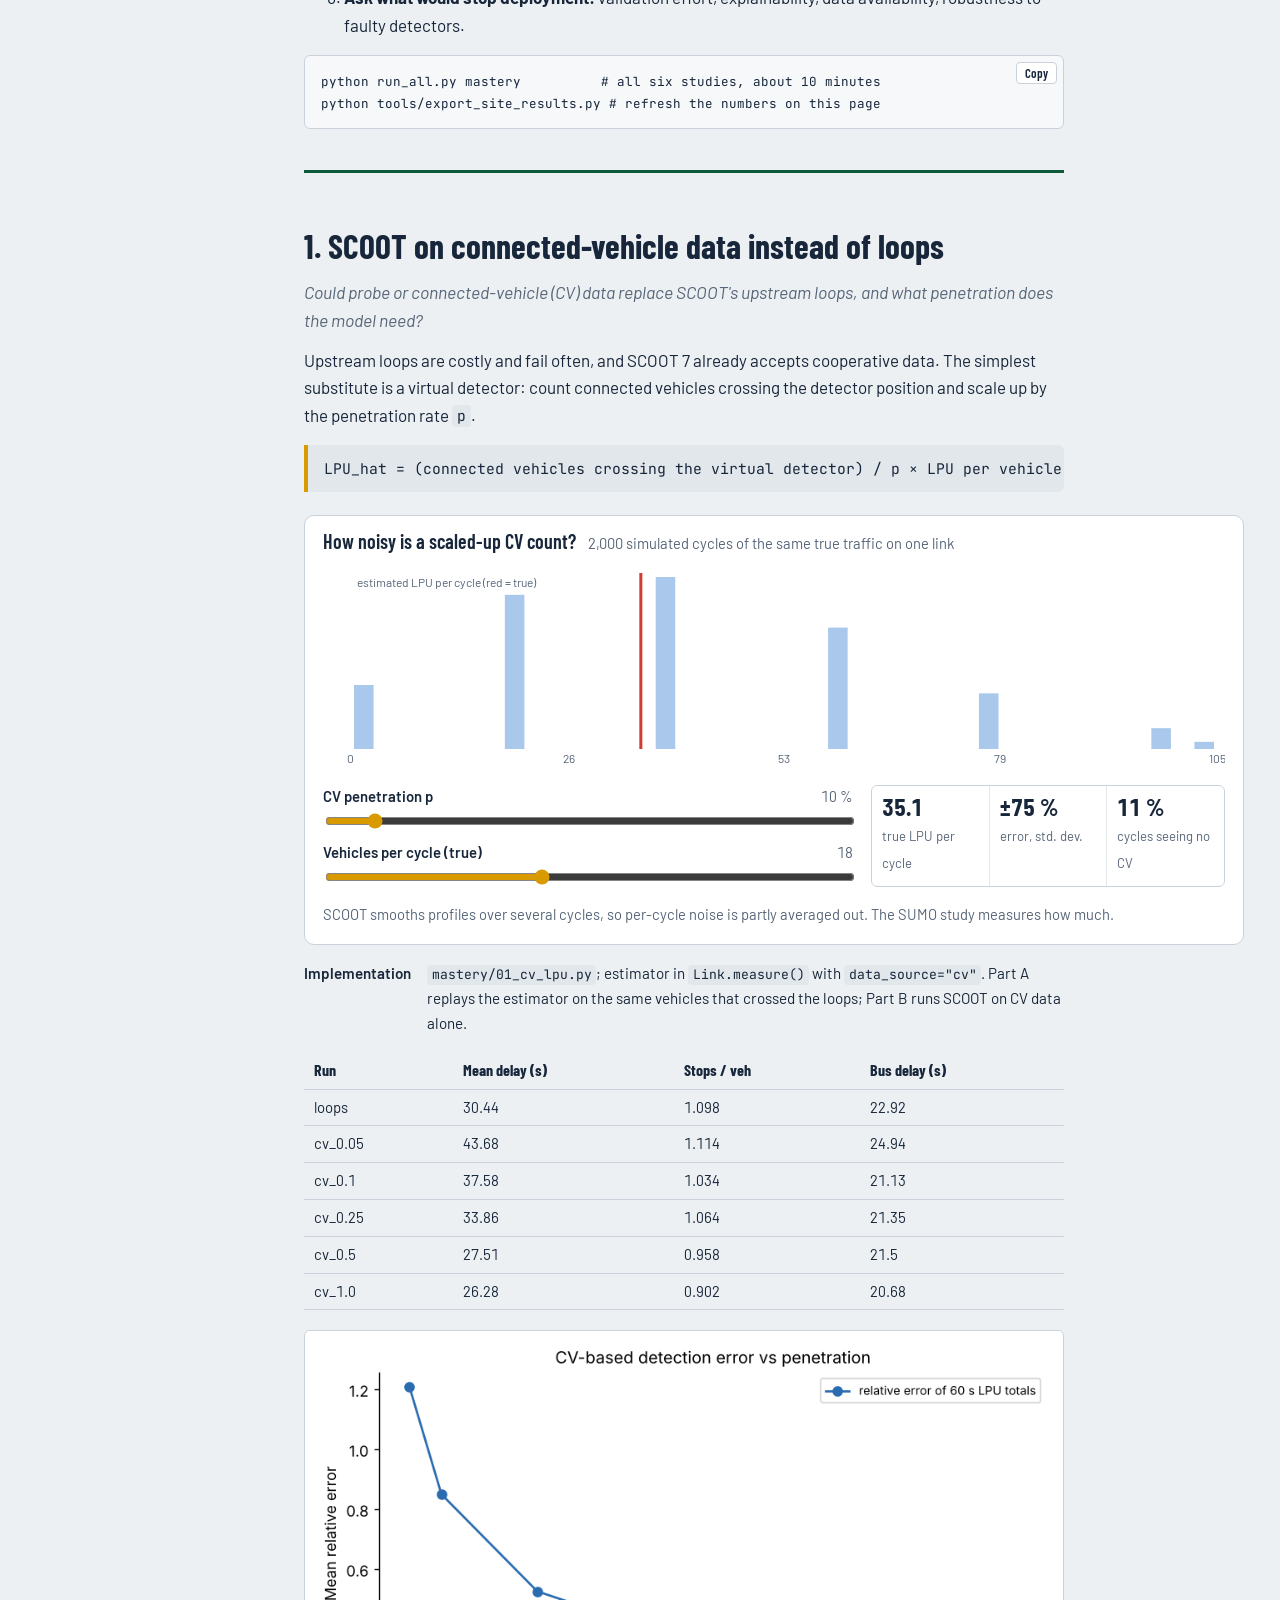
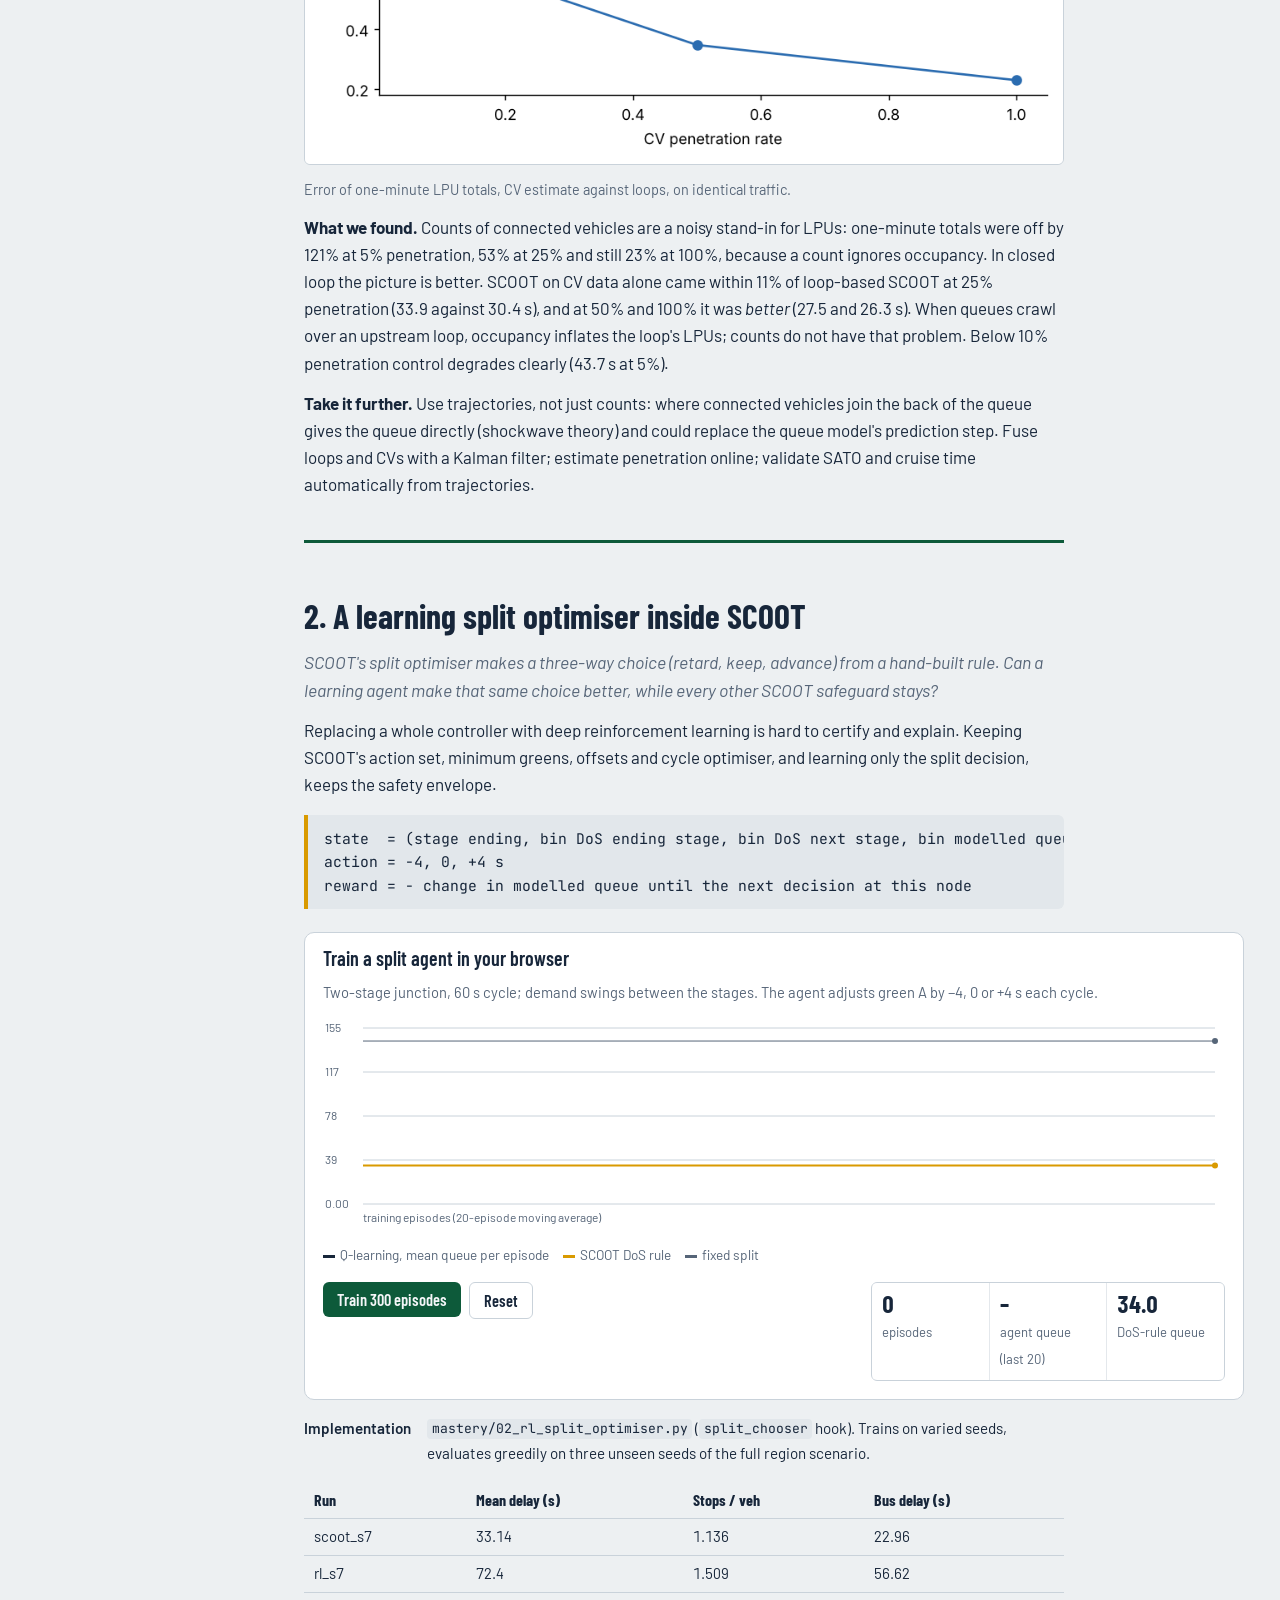
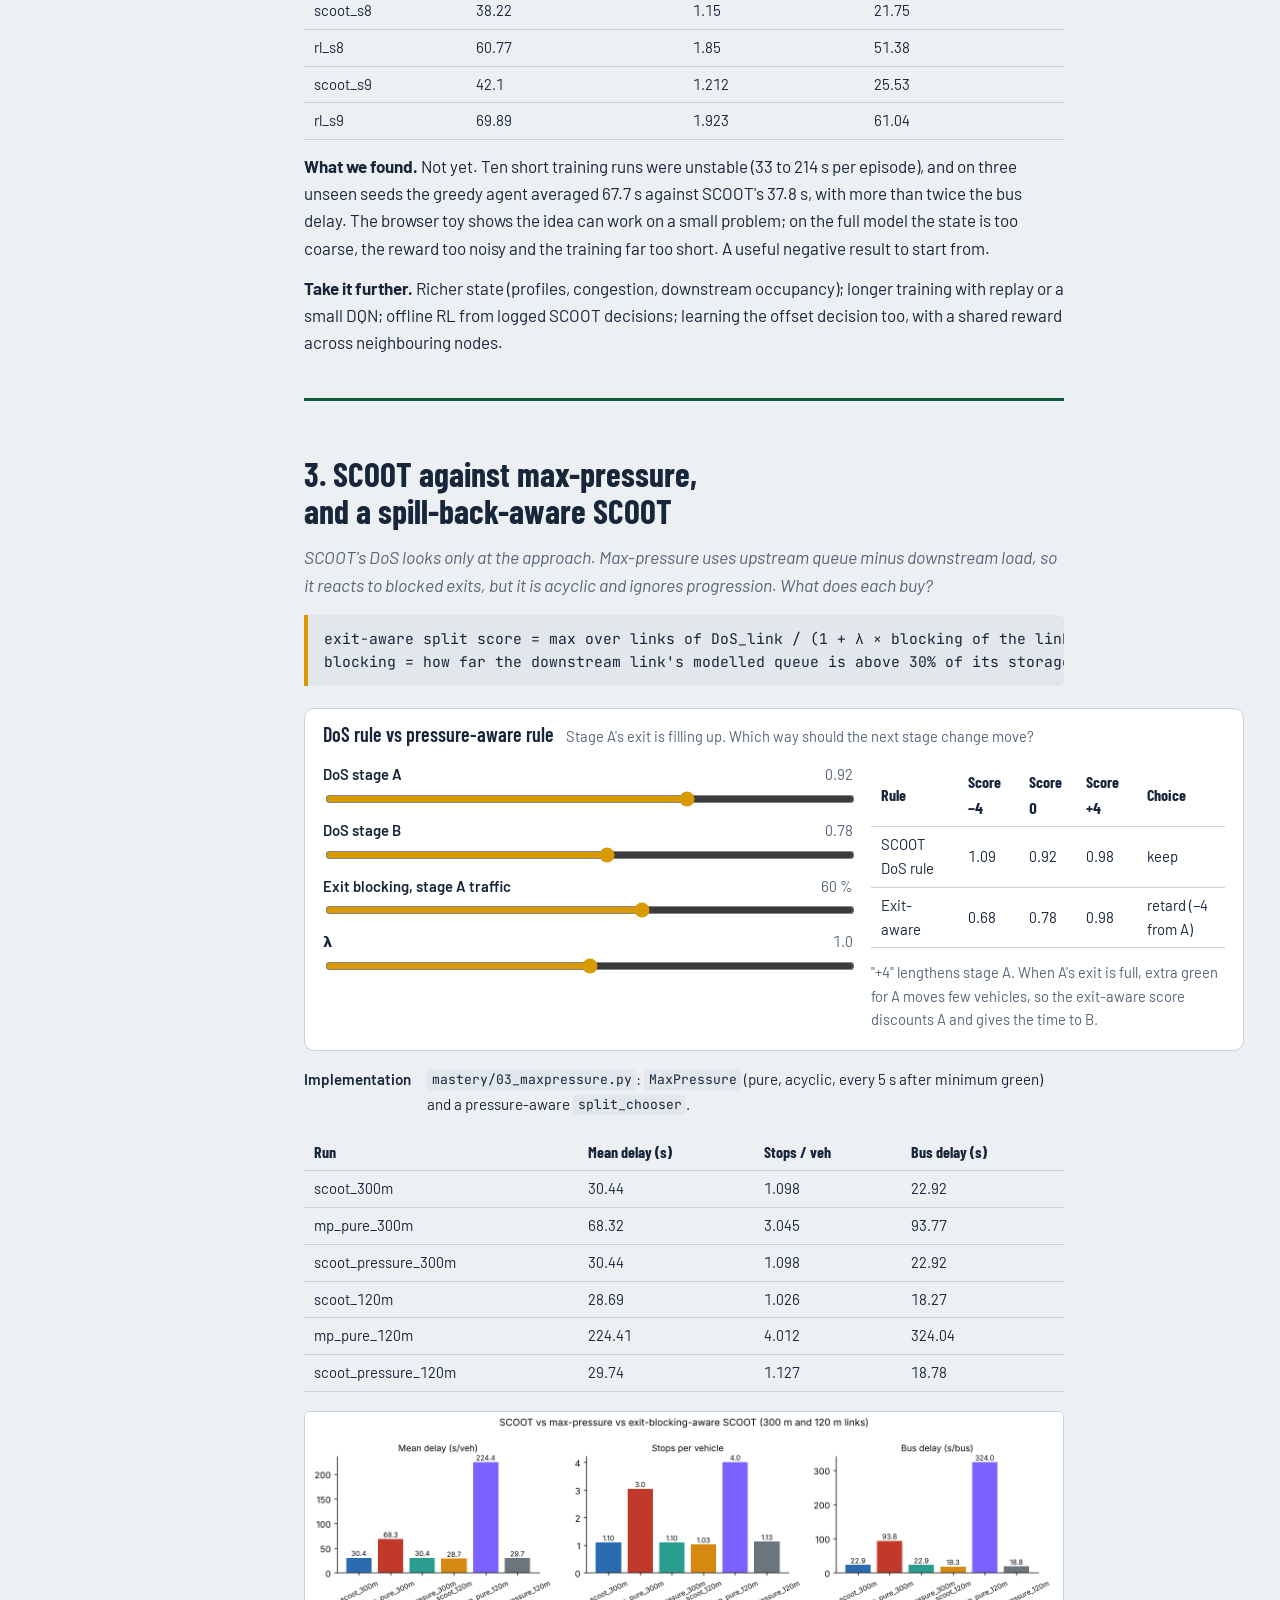
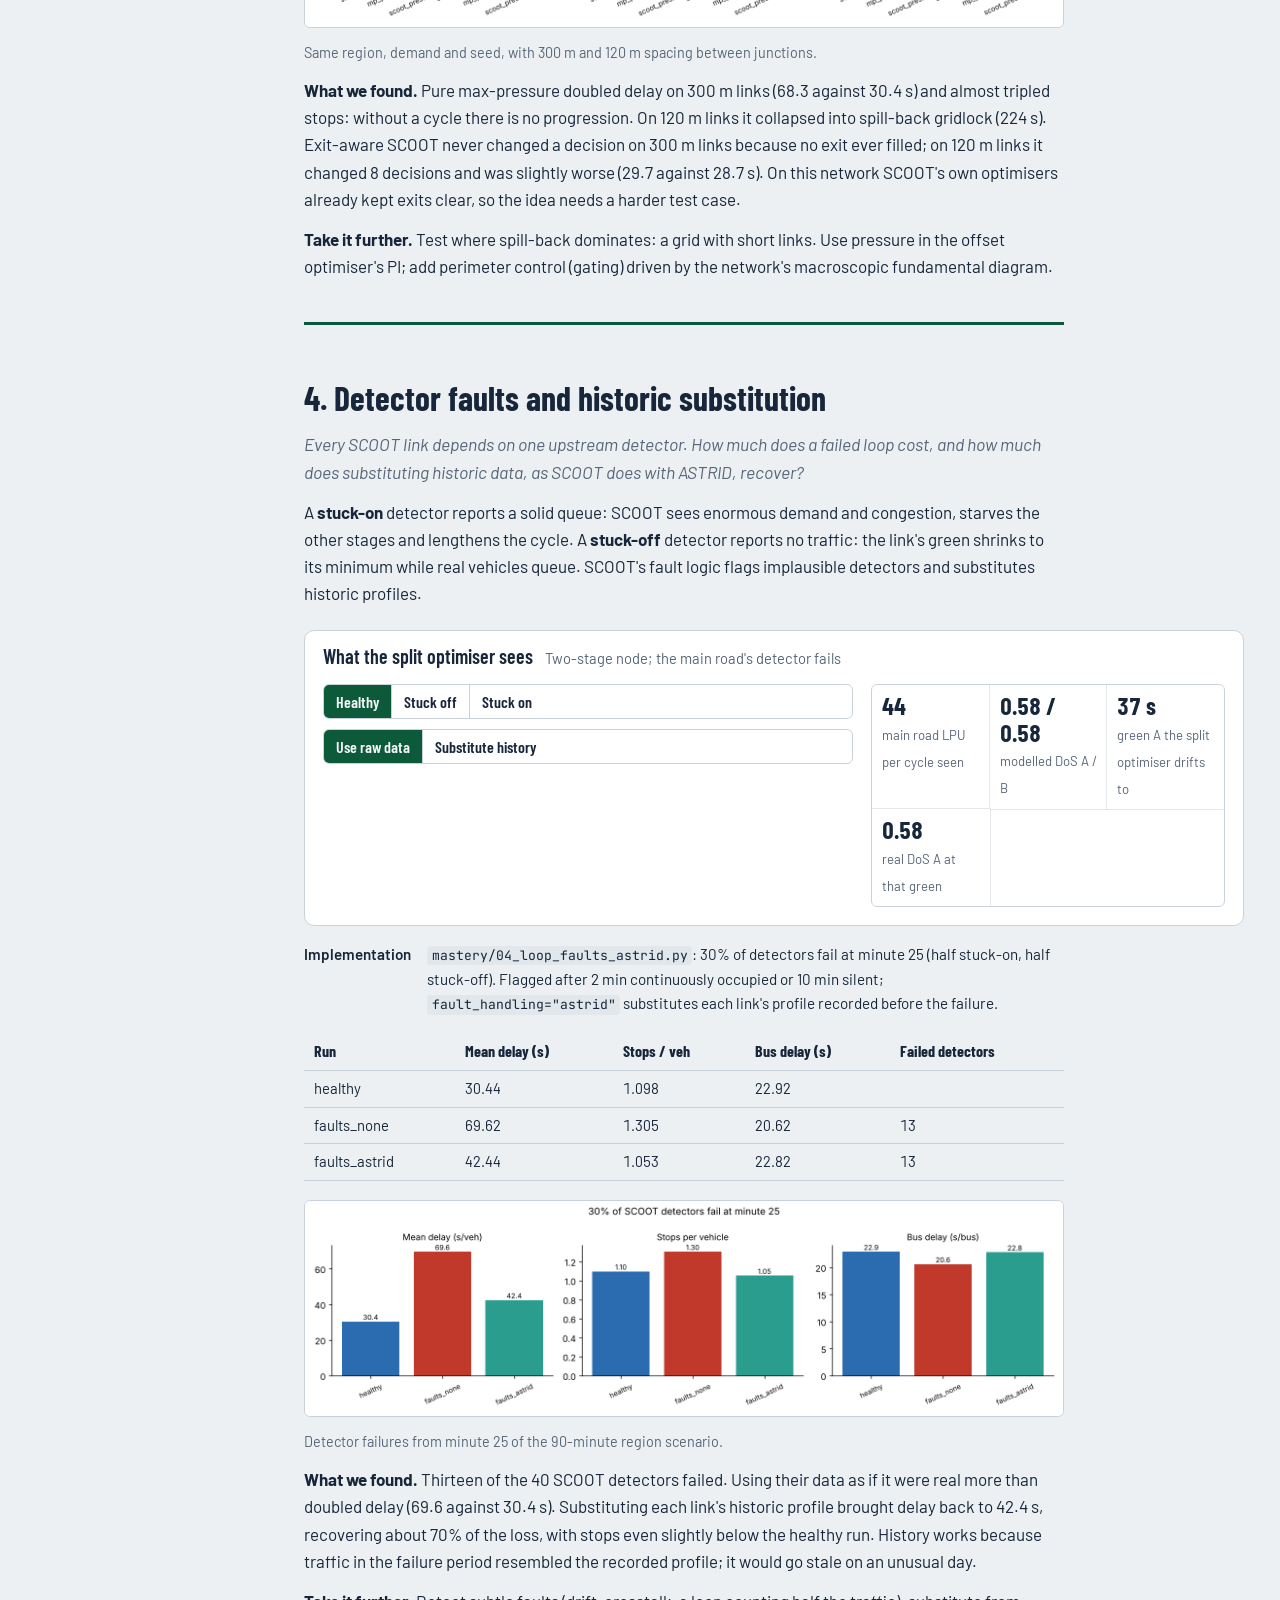
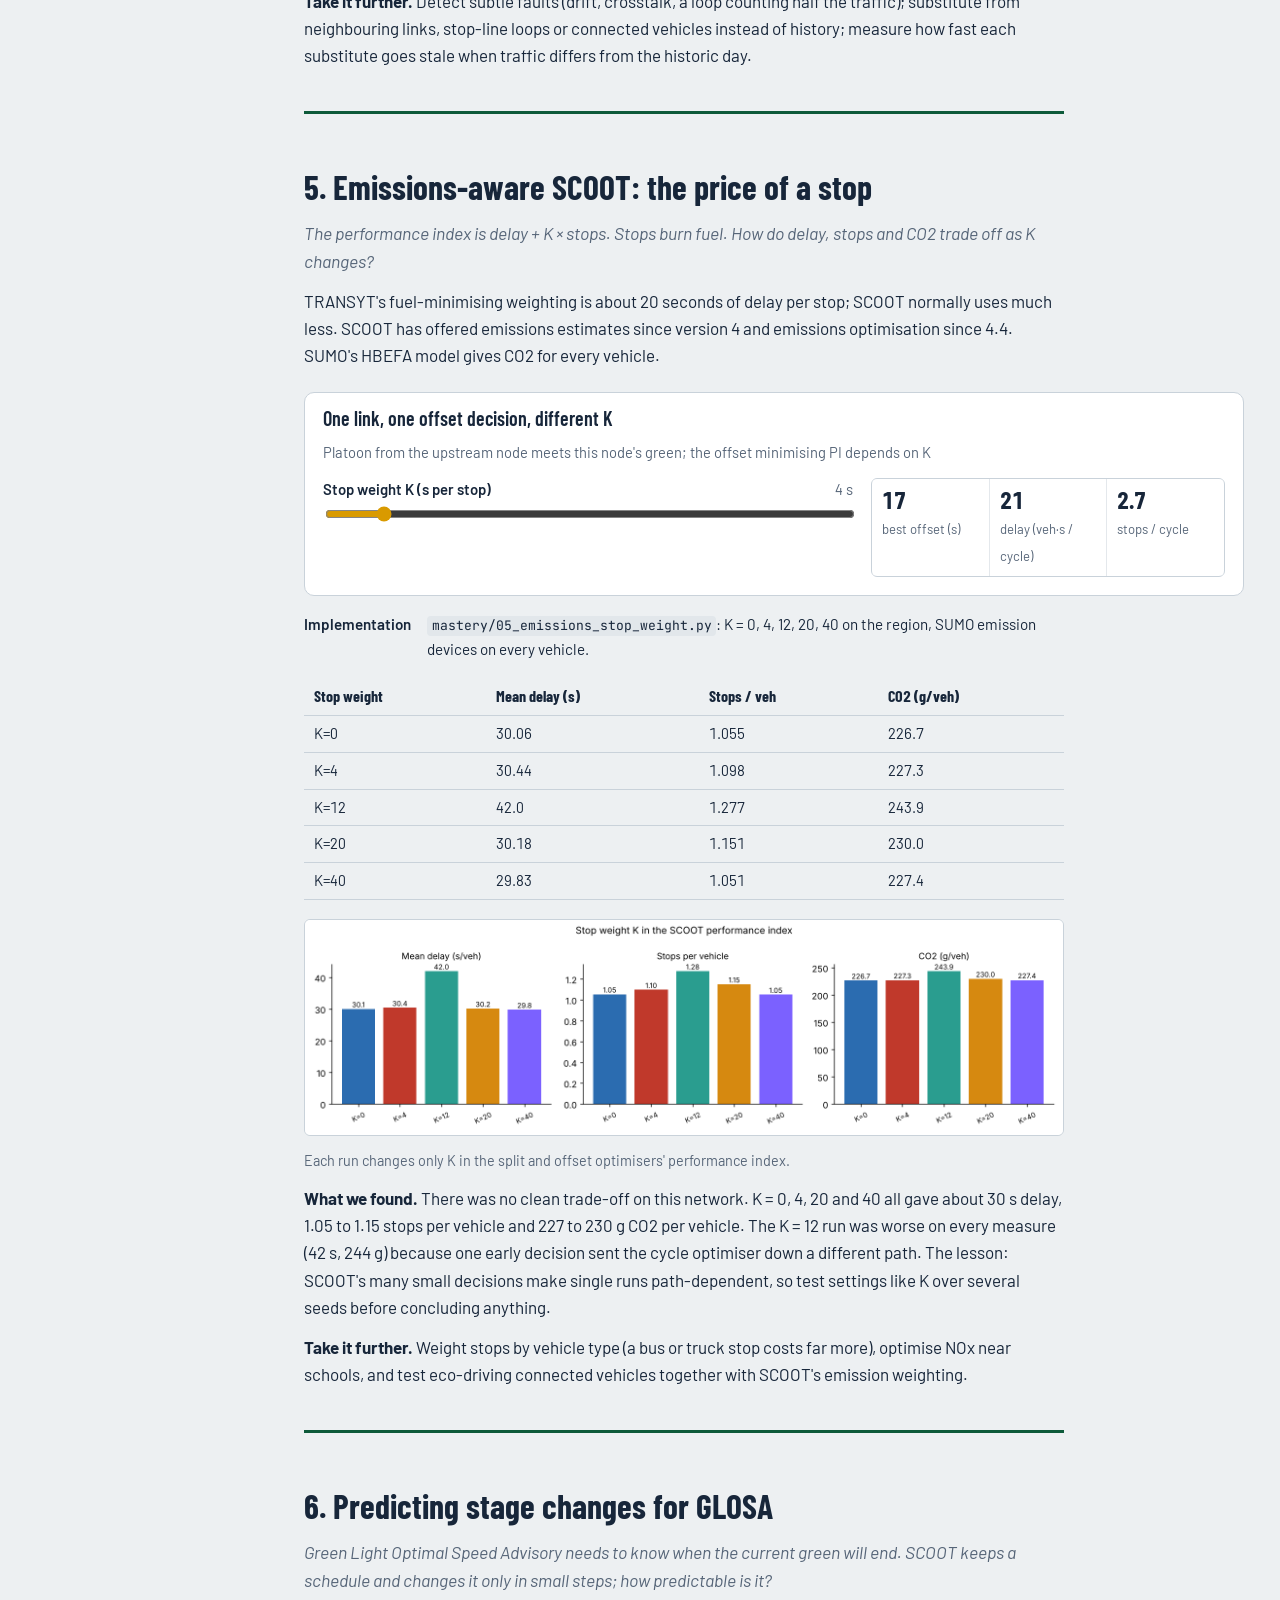
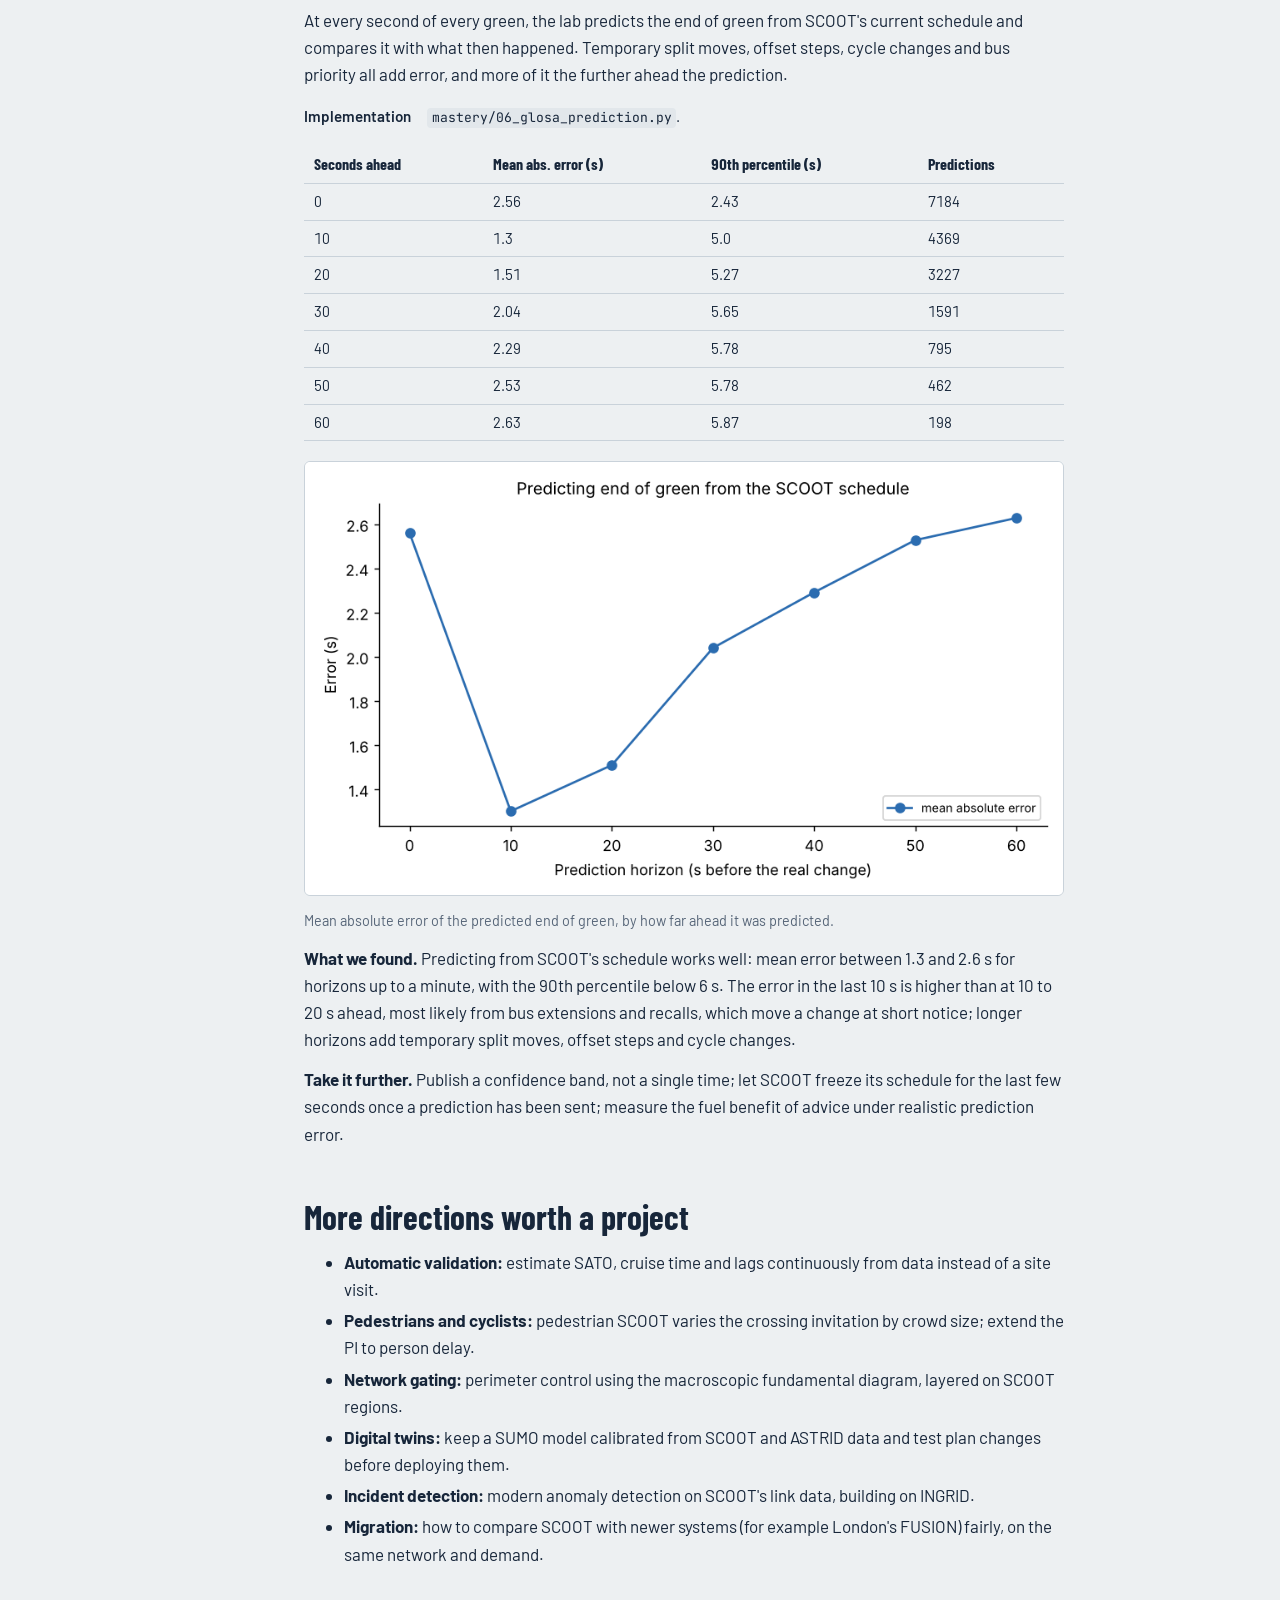
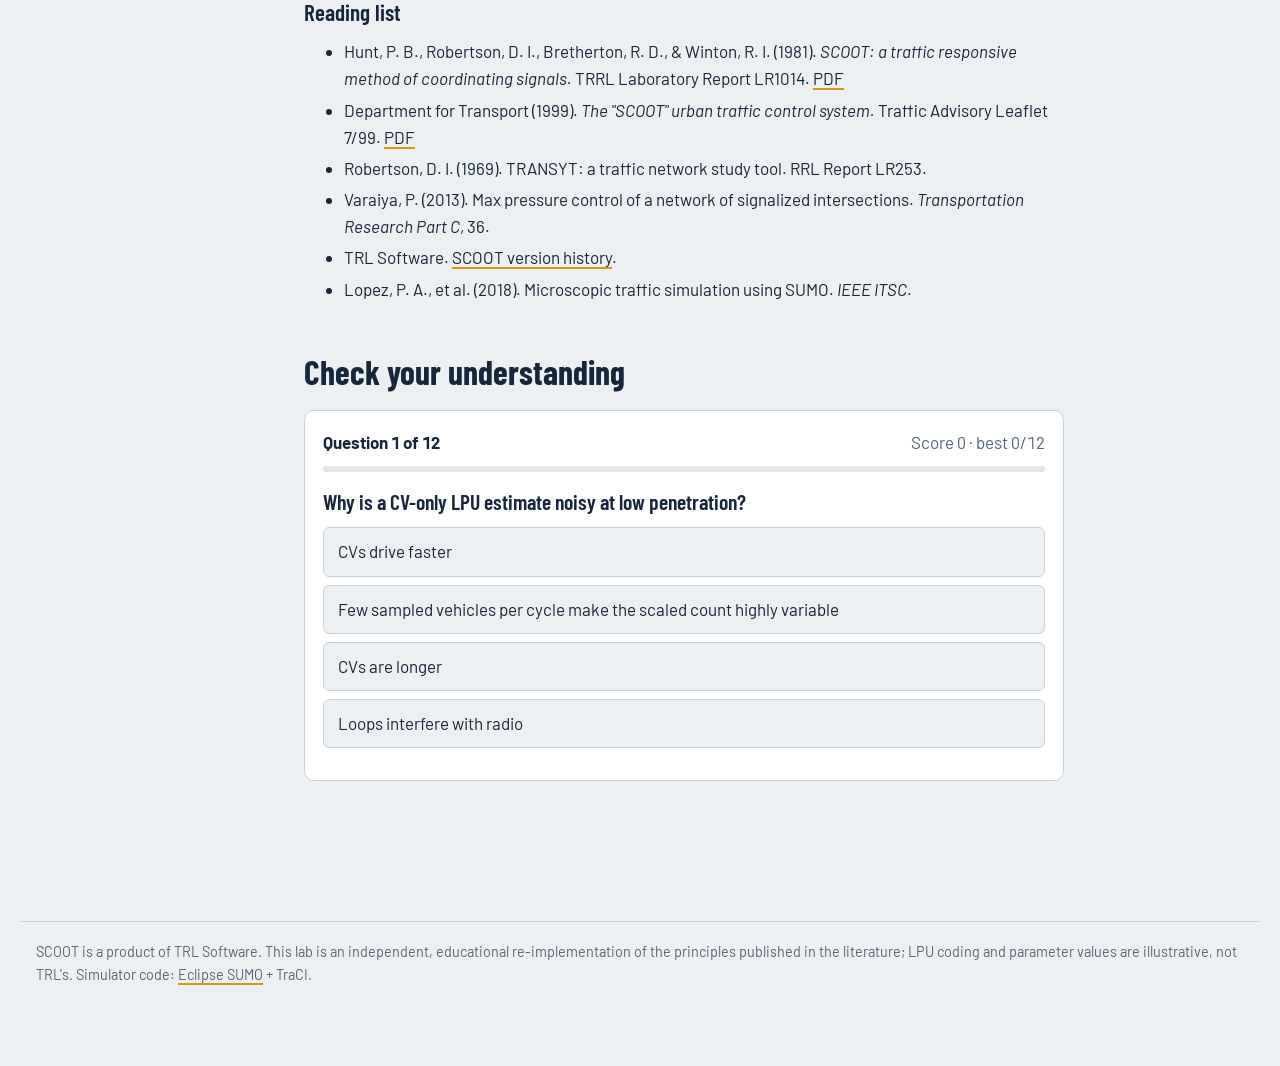
<file: docs/mastery.html>
<!doctype html>
<html lang="en">
<head>
<meta charset="utf-8">
<meta name="viewport" content="width=device-width, initial-scale=1, viewport-fit=cover">
<title>SCOOT Mastery</title>
<meta name="claude:viewport-fit-sides" content="cover">
<link rel="preconnect" href="https://fonts.googleapis.com"><link rel="preconnect" href="https://fonts.gstatic.com" crossorigin>
<link rel="stylesheet" href="https://fonts.googleapis.com/css2?family=Barlow+Condensed:wght@500;600;700&family=Barlow:ital,wght@0,400;0,500;0,600;1,400&family=JetBrains+Mono:wght@400;600&display=swap">
<link rel="stylesheet" href="css/site.css">
</head>
<body>
<div class="wrap layout">
  <aside class="route" aria-label="On this page"><span class="level-name">Mastery</span><ol></ol></aside>
  <main class="content">
    <header class="level-head prose">
      <span class="level-tag"><span class="shield">3</span>Level 3 of 3</span>
      <h1>Research directions, implemented</h1>
      <p class="lede">Six open questions about where model-based adaptive control like SCOOT is heading. Each has a working implementation on the lab's SUMO controller, the result it produced, and concrete next steps. Some first attempts do not beat standard SCOOT; that is the honest starting line for a thesis or a paper.</p>
      <p class="materials-links" style="display:flex;gap:10px;flex-wrap:wrap;margin-top:12px"><a class="btn" style="text-decoration:none" href="#materials" data-open="slides">View the slides</a><a class="btn ghost" style="text-decoration:none" href="#materials" data-open="guide">Read the study guide</a></p>
    </header>

    <section class="prose" id="materials-sec">
      <h2 id="materials" data-short="Study guide &amp; slides">Study guide and slides</h2>
      <p>Step through the slides or read the beginner study guide right here. Change slides with the arrow keys, the buttons, or a swipe; open full screen for teaching. Both can also be downloaded.</p>
      <div class="mat-tabs" role="tablist" style="display:flex;gap:8px;flex-wrap:wrap;margin:10px 0">
        <button class="btn" type="button" role="tab" aria-selected="true" data-mode="slides" data-src="viewer.html?doc=materials/SCOOT_Mastery_Presentation.pdf&amp;mode=slides&amp;dl=materials/SCOOT_Mastery_Presentation.pptx&amp;embed=1">Slides</button>
        <button class="btn ghost" type="button" role="tab" aria-selected="false" data-mode="guide" data-src="viewer.html?doc=materials/SCOOT_Mastery_Study_Guide.pdf&amp;mode=guide&amp;embed=1">Study guide</button>
        <a class="btn ghost" id="matFull" style="text-decoration:none" href="viewer.html?doc=materials/SCOOT_Mastery_Presentation.pdf&amp;mode=slides&amp;dl=materials/SCOOT_Mastery_Presentation.pptx" target="_blank" rel="noopener">Open in a new tab</a>
        <a class="btn ghost" style="text-decoration:none" href="materials/SCOOT_Mastery_Study_Guide.pdf" download>Guide PDF</a>
        <a class="btn ghost" style="text-decoration:none" href="materials/SCOOT_Mastery_Presentation.pptx" download>Slides .pptx</a>
      </div>
      <div id="matFrame" style="border:1px solid var(--line);border-radius:8px;overflow:hidden;aspect-ratio:16/10.6;width:100%;background:var(--sunk)">
        <iframe id="matIframe" title="SCOOT Mastery slides and study guide" src="viewer.html?doc=materials/SCOOT_Mastery_Presentation.pdf&amp;mode=slides&amp;dl=materials/SCOOT_Mastery_Presentation.pptx&amp;embed=1" loading="lazy" allowfullscreen style="width:100%;height:100%;border:0;display:block"></iframe>
      </div>
      <script>
      (function () {
        var tabs = document.querySelectorAll('.mat-tabs [data-mode]'), ifr = document.getElementById('matIframe'),
            box = document.getElementById('matFrame'), full = document.getElementById('matFull');
        function pick(mode) {
          tabs.forEach(function (b) {
            var on = b.dataset.mode === mode;
            b.className = on ? 'btn' : 'btn ghost'; b.setAttribute('aria-selected', on);
            if (on) { ifr.src = b.dataset.src; full.href = b.dataset.src.replace('&embed=1', ''); }
          });
          if (mode === 'guide') { box.style.aspectRatio = 'auto'; box.style.height = '85vh'; }
          else { box.style.height = ''; box.style.aspectRatio = '16/10.6'; }
        }
        tabs.forEach(function (b) { b.addEventListener('click', function () { pick(b.dataset.mode); }); });
        document.querySelectorAll('[data-open]').forEach(function (a) { a.addEventListener('click', function () { pick(a.dataset.open); }); });
      })();
      </script>
    </section>

    <section class="prose">
      <h2 id="method" data-short="How to do the research">How to evaluate a new SCOOT idea</h2>
      <ol>
        <li><strong>Change one thing.</strong> Each study swaps one part of SCOOT through a hook in <code>ScootConfig</code> (<code>data_source</code>, <code>split_chooser</code>, <code>sensor_filter</code> with <code>fault_handling</code>, <code>stop_weight</code>) and keeps everything else standard.</li>
        <li><strong>Compare against baselines</strong> on identical demand and seeds: fixed time, vehicle actuation and standard SCOOT.</li>
        <li><strong>Use several seeds</strong> and report the spread, not your best run.</li>
        <li><strong>Report more than delay:</strong> stops, bus delay and emissions can move in different directions.</li>
        <li><strong>Count every second of delay.</strong> The lab adds time spent waiting to enter the network, so a method cannot look good by pushing queues off the map.</li>
        <li><strong>Ask what would stop deployment:</strong> validation effort, explainability, data availability, robustness to faulty detectors.</li>
      </ol>
      <pre><code>python run_all.py mastery          # all six studies, about 10 minutes
python tools/export_site_results.py # refresh the numbers on this page</code></pre>
    </section>

    <!-- 1 CV -->
    <section class="prose research">
      <h2 id="cv" data-short="Connected-vehicle data">1. SCOOT on connected-vehicle data instead of loops</h2>
      <p class="rq">Could probe or connected-vehicle (CV) data replace SCOOT's upstream loops, and what penetration does the model need?</p>
      <p>Upstream loops are costly and fail often, and SCOOT 7 already accepts cooperative data. The simplest substitute is a virtual detector: count connected vehicles crossing the detector position and scale up by the penetration rate <code>p</code>.</p>
      <div class="formula">LPU_hat = (connected vehicles crossing the virtual detector) / p × LPU per vehicle</div>
    </section>
    <div class="bay">
      <div class="bay-head"><h4>How noisy is a scaled-up CV count?</h4><span class="hint">2,000 simulated cycles of the same true traffic on one link</span></div>
      <div class="bay-body">
        <canvas class="chart" id="cvCv" style="height:200px" aria-label="Histogram of estimated LPU per cycle"></canvas>
        <div class="bay-split">
          <div class="controls">
            <div class="ctl"><label for="cvP">CV penetration p</label><output id="cvPo"></output><input type="range" id="cvP" min="0.02" max="1" step="0.01" value="0.1"></div>
            <div class="ctl"><label for="cvN">Vehicles per cycle (true)</label><output id="cvNo"></output><input type="range" id="cvN" min="3" max="40" value="18"></div>
          </div>
          <div class="readout"><div><b id="cvTrue">–</b><span>true LPU per cycle</span></div><div><b id="cvSd">–</b><span>error, std. dev.</span></div><div><b id="cvZero">–</b><span>cycles seeing no CV</span></div></div>
        </div>
        <p class="muted" style="margin:0;font-size:.92rem">SCOOT smooths profiles over several cycles, so per-cycle noise is partly averaged out. The SUMO study measures how much.</p>
      </div>
    </div>
    <section class="prose">
      <dl class="facts"><dt>Implementation</dt><dd><code>mastery/01_cv_lpu.py</code>; estimator in <code>Link.measure()</code> with <code>data_source="cv"</code>. Part A replays the estimator on the same vehicles that crossed the loops; Part B runs SCOOT on CV data alone.</dd></dl>
      <div class="table-scroll" id="cvTable"></div>
      <figure><img src="assets/results/mastery_cv_accuracy.png" alt="Relative error of one-minute LPU totals against CV penetration" loading="lazy"><figcaption>Error of one-minute LPU totals, CV estimate against loops, on identical traffic.</figcaption></figure>
      <p id="cvFound"><strong>What we found.</strong> Counts of connected vehicles are a noisy stand-in for LPUs: one-minute totals were off by 121% at 5% penetration, 53% at 25% and still 23% at 100%, because a count ignores occupancy. In closed loop the picture is better. SCOOT on CV data alone came within 11% of loop-based SCOOT at 25% penetration (33.9 against 30.4 s), and at 50% and 100% it was <em>better</em> (27.5 and 26.3 s). When queues crawl over an upstream loop, occupancy inflates the loop's LPUs; counts do not have that problem. Below 10% penetration control degrades clearly (43.7 s at 5%).</p>
      <p><strong>Take it further.</strong> Use trajectories, not just counts: where connected vehicles join the back of the queue gives the queue directly (shockwave theory) and could replace the queue model's prediction step. Fuse loops and CVs with a Kalman filter; estimate penetration online; validate SATO and cruise time automatically from trajectories.</p>
    </section>

    <!-- 2 RL -->
    <section class="prose research">
      <h2 id="rl" data-short="Learning split optimiser">2. A learning split optimiser inside SCOOT</h2>
      <p class="rq">SCOOT's split optimiser makes a three-way choice (retard, keep, advance) from a hand-built rule. Can a learning agent make that same choice better, while every other SCOOT safeguard stays?</p>
      <p>Replacing a whole controller with deep reinforcement learning is hard to certify and explain. Keeping SCOOT's action set, minimum greens, offsets and cycle optimiser, and learning only the split decision, keeps the safety envelope.</p>
      <div class="formula">state  = (stage ending, bin DoS ending stage, bin DoS next stage, bin modelled queue)
action = −4, 0, +4 s
reward = − change in modelled queue until the next decision at this node</div>
    </section>
    <div class="bay">
      <div class="bay-head"><h4>Train a split agent in your browser</h4><span class="hint">Two-stage junction, 60 s cycle; demand swings between the stages. The agent adjusts green A by −4, 0 or +4 s each cycle.</span></div>
      <div class="bay-body">
        <canvas class="chart" id="rlCv" style="height:210px" aria-label="Learning curve"></canvas>
        <div class="legend"><span><i style="background:var(--fg)"></i>Q-learning, mean queue per episode</span><span><i style="background:var(--amber)"></i>SCOOT DoS rule</span><span><i style="background:var(--muted)"></i>fixed split</span></div>
        <div class="bay-split">
          <div style="display:flex;gap:8px;flex-wrap:wrap;align-items:start"><button class="btn" type="button" id="rlGo">Train 300 episodes</button><button class="btn ghost" type="button" id="rlReset">Reset</button></div>
          <div class="readout"><div><b id="rlEp">0</b><span>episodes</span></div><div><b id="rlQ">–</b><span>agent queue (last 20)</span></div><div><b id="rlDs">–</b><span>DoS-rule queue</span></div></div>
        </div>
      </div>
    </div>
    <section class="prose">
      <dl class="facts"><dt>Implementation</dt><dd><code>mastery/02_rl_split_optimiser.py</code> (<code>split_chooser</code> hook). Trains on varied seeds, evaluates greedily on three unseen seeds of the full region scenario.</dd></dl>
      <div class="table-scroll" id="rlTable"></div>
      <p id="rlFound"><strong>What we found.</strong> Not yet. Ten short training runs were unstable (33 to 214 s per episode), and on three unseen seeds the greedy agent averaged 67.7 s against SCOOT's 37.8 s, with more than twice the bus delay. The browser toy shows the idea can work on a small problem; on the full model the state is too coarse, the reward too noisy and the training far too short. A useful negative result to start from.</p>
      <p><strong>Take it further.</strong> Richer state (profiles, congestion, downstream occupancy); longer training with replay or a small DQN; offline RL from logged SCOOT decisions; learning the offset decision too, with a shared reward across neighbouring nodes.</p>
    </section>

    <!-- 3 MP -->
    <section class="prose research">
      <h2 id="mp" data-short="Max-pressure">3. SCOOT against max-pressure, and a spill-back-aware SCOOT</h2>
      <p class="rq">SCOOT's DoS looks only at the approach. Max-pressure uses upstream queue minus downstream load, so it reacts to blocked exits, but it is acyclic and ignores progression. What does each buy?</p>
      <div class="formula">exit-aware split score = max over links of DoS_link / (1 + λ × blocking of the link's exit)
blocking = how far the downstream link's modelled queue is above 30% of its storage</div>
    </section>
    <div class="bay">
      <div class="bay-head"><h4>DoS rule vs pressure-aware rule</h4><span class="hint">Stage A's exit is filling up. Which way should the next stage change move?</span></div>
      <div class="bay-body bay-split">
        <div class="controls">
          <div class="ctl"><label for="mpDa">DoS stage A</label><output id="mpDao"></output><input type="range" id="mpDa" min="0.3" max="1.2" step="0.01" value="0.92"></div>
          <div class="ctl"><label for="mpDb">DoS stage B</label><output id="mpDbo"></output><input type="range" id="mpDb" min="0.3" max="1.2" step="0.01" value="0.78"></div>
          <div class="ctl"><label for="mpOa">Exit blocking, stage A traffic</label><output id="mpOao"></output><input type="range" id="mpOa" min="0" max="1" step="0.05" value="0.6"></div>
          <div class="ctl"><label for="mpL">λ</label><output id="mpLo"></output><input type="range" id="mpL" min="0" max="2" step="0.1" value="1"></div>
        </div>
        <div><div class="table-scroll" style="margin-top:0"><table class="data"><thead><tr><th>Rule</th><th>Score −4</th><th>Score 0</th><th>Score +4</th><th>Choice</th></tr></thead><tbody id="mpT"></tbody></table></div>
          <p class="muted" style="font-size:.92rem">"+4" lengthens stage A. When A's exit is full, extra green for A moves few vehicles, so the exit-aware score discounts A and gives the time to B.</p></div>
      </div>
    </div>
    <section class="prose">
      <dl class="facts"><dt>Implementation</dt><dd><code>mastery/03_maxpressure.py</code>: <code>MaxPressure</code> (pure, acyclic, every 5 s after minimum green) and a pressure-aware <code>split_chooser</code>.</dd></dl>
      <div class="table-scroll" id="mpTable"></div>
      <figure><img src="assets/results/mastery_maxpressure.png" alt="Delay, stops and bus delay for SCOOT, pure max-pressure and pressure-aware SCOOT" loading="lazy"><figcaption>Same region, demand and seed, with 300 m and 120 m spacing between junctions.</figcaption></figure>
      <p id="mpFound"><strong>What we found.</strong> Pure max-pressure doubled delay on 300 m links (68.3 against 30.4 s) and almost tripled stops: without a cycle there is no progression. On 120 m links it collapsed into spill-back gridlock (224 s). Exit-aware SCOOT never changed a decision on 300 m links because no exit ever filled; on 120 m links it changed 8 decisions and was slightly worse (29.7 against 28.7 s). On this network SCOOT's own optimisers already kept exits clear, so the idea needs a harder test case.</p>
      <p><strong>Take it further.</strong> Test where spill-back dominates: a grid with short links. Use pressure in the offset optimiser's PI; add perimeter control (gating) driven by the network's macroscopic fundamental diagram.</p>
    </section>

    <!-- 4 faults -->
    <section class="prose research">
      <h2 id="faults" data-short="Faults and ASTRID">4. Detector faults and historic substitution</h2>
      <p class="rq">Every SCOOT link depends on one upstream detector. How much does a failed loop cost, and how much does substituting historic data, as SCOOT does with ASTRID, recover?</p>
      <p>A <strong>stuck-on</strong> detector reports a solid queue: SCOOT sees enormous demand and congestion, starves the other stages and lengthens the cycle. A <strong>stuck-off</strong> detector reports no traffic: the link's green shrinks to its minimum while real vehicles queue. SCOOT's fault logic flags implausible detectors and substitutes historic profiles.</p>
    </section>
    <div class="bay">
      <div class="bay-head"><h4>What the split optimiser sees</h4><span class="hint">Two-stage node; the main road's detector fails</span></div>
      <div class="bay-body bay-split">
        <div class="controls">
          <div class="seg" role="group" aria-label="Detector state" id="ftType"><button type="button" data-f="ok" aria-pressed="true">Healthy</button><button type="button" data-f="off">Stuck off</button><button type="button" data-f="on">Stuck on</button></div>
          <div class="seg" role="group" aria-label="Handling" id="ftHand"><button type="button" data-h="none" aria-pressed="true">Use raw data</button><button type="button" data-h="astrid">Substitute history</button></div>
        </div>
        <div class="readout"><div><b id="ftMeas">–</b><span>main road LPU per cycle seen</span></div><div><b id="ftDos">–</b><span>modelled DoS A / B</span></div><div><b id="ftGreen">–</b><span>green A the split optimiser drifts to</span></div><div><b id="ftReal">–</b><span>real DoS A at that green</span></div></div>
      </div>
    </div>
    <section class="prose">
      <dl class="facts"><dt>Implementation</dt><dd><code>mastery/04_loop_faults_astrid.py</code>: 30% of detectors fail at minute 25 (half stuck-on, half stuck-off). Flagged after 2 min continuously occupied or 10 min silent; <code>fault_handling="astrid"</code> substitutes each link's profile recorded before the failure.</dd></dl>
      <div class="table-scroll" id="ftTable"></div>
      <figure><img src="assets/results/mastery_faults.png" alt="Delay, stops and bus delay for healthy, raw faulty data and historic substitution" loading="lazy"><figcaption>Detector failures from minute 25 of the 90-minute region scenario.</figcaption></figure>
      <p id="ftFound"><strong>What we found.</strong> Thirteen of the 40 SCOOT detectors failed. Using their data as if it were real more than doubled delay (69.6 against 30.4 s). Substituting each link's historic profile brought delay back to 42.4 s, recovering about 70% of the loss, with stops even slightly below the healthy run. History works because traffic in the failure period resembled the recorded profile; it would go stale on an unusual day.</p>
      <p><strong>Take it further.</strong> Detect subtle faults (drift, crosstalk, a loop counting half the traffic); substitute from neighbouring links, stop-line loops or connected vehicles instead of history; measure how fast each substitute goes stale when traffic differs from the historic day.</p>
    </section>

    <!-- 5 emissions -->
    <section class="prose research">
      <h2 id="emissions" data-short="Emissions">5. Emissions-aware SCOOT: the price of a stop</h2>
      <p class="rq">The performance index is delay + K × stops. Stops burn fuel. How do delay, stops and CO2 trade off as K changes?</p>
      <p>TRANSYT's fuel-minimising weighting is about 20 seconds of delay per stop; SCOOT normally uses much less. SCOOT has offered emissions estimates since version 4 and emissions optimisation since 4.4. SUMO's HBEFA model gives CO2 for every vehicle.</p>
    </section>
    <div class="bay">
      <div class="bay-head"><h4>One link, one offset decision, different K</h4><span class="hint">Platoon from the upstream node meets this node's green; the offset minimising PI depends on K</span></div>
      <div class="bay-body bay-split">
        <div class="controls"><div class="ctl"><label for="emK">Stop weight K (s per stop)</label><output id="emKo"></output><input type="range" id="emK" min="0" max="40" value="4"></div></div>
        <div class="readout"><div><b id="emOff">–</b><span>best offset (s)</span></div><div><b id="emDelay">–</b><span>delay (veh·s / cycle)</span></div><div><b id="emStops">–</b><span>stops / cycle</span></div></div>
      </div>
    </div>
    <section class="prose">
      <dl class="facts"><dt>Implementation</dt><dd><code>mastery/05_emissions_stop_weight.py</code>: K = 0, 4, 12, 20, 40 on the region, SUMO emission devices on every vehicle.</dd></dl>
      <div class="table-scroll" id="emTable"></div>
      <figure><img src="assets/results/mastery_emissions.png" alt="Delay, stops and CO2 per vehicle for each stop weight" loading="lazy"><figcaption>Each run changes only K in the split and offset optimisers' performance index.</figcaption></figure>
      <p id="emFound"><strong>What we found.</strong> There was no clean trade-off on this network. K = 0, 4, 20 and 40 all gave about 30 s delay, 1.05 to 1.15 stops per vehicle and 227 to 230 g CO2 per vehicle. The K = 12 run was worse on every measure (42 s, 244 g) because one early decision sent the cycle optimiser down a different path. The lesson: SCOOT's many small decisions make single runs path-dependent, so test settings like K over several seeds before concluding anything.</p>
      <p><strong>Take it further.</strong> Weight stops by vehicle type (a bus or truck stop costs far more), optimise NOx near schools, and test eco-driving connected vehicles together with SCOOT's emission weighting.</p>
    </section>

    <!-- 6 GLOSA -->
    <section class="prose research">
      <h2 id="glosa" data-short="GLOSA prediction">6. Predicting stage changes for GLOSA</h2>
      <p class="rq">Green Light Optimal Speed Advisory needs to know when the current green will end. SCOOT keeps a schedule and changes it only in small steps; how predictable is it?</p>
      <p>At every second of every green, the lab predicts the end of green from SCOOT's current schedule and compares it with what then happened. Temporary split moves, offset steps, cycle changes and bus priority all add error, and more of it the further ahead the prediction.</p>
      <dl class="facts"><dt>Implementation</dt><dd><code>mastery/06_glosa_prediction.py</code>.</dd></dl>
      <div class="table-scroll" id="glTable"></div>
      <figure><img src="assets/results/mastery_glosa.png" alt="Prediction error against horizon" loading="lazy"><figcaption>Mean absolute error of the predicted end of green, by how far ahead it was predicted.</figcaption></figure>
      <p id="glFound"><strong>What we found.</strong> Predicting from SCOOT's schedule works well: mean error between 1.3 and 2.6 s for horizons up to a minute, with the 90th percentile below 6 s. The error in the last 10 s is higher than at 10 to 20 s ahead, most likely from bus extensions and recalls, which move a change at short notice; longer horizons add temporary split moves, offset steps and cycle changes.</p>
      <p><strong>Take it further.</strong> Publish a confidence band, not a single time; let SCOOT freeze its schedule for the last few seconds once a prediction has been sent; measure the fuel benefit of advice under realistic prediction error.</p>
    </section>

    <section class="prose">
      <h2 id="more" data-short="More directions">More directions worth a project</h2>
      <ul>
        <li><strong>Automatic validation:</strong> estimate SATO, cruise time and lags continuously from data instead of a site visit.</li>
        <li><strong>Pedestrians and cyclists:</strong> pedestrian SCOOT varies the crossing invitation by crowd size; extend the PI to person delay.</li>
        <li><strong>Network gating:</strong> perimeter control using the macroscopic fundamental diagram, layered on SCOOT regions.</li>
        <li><strong>Digital twins:</strong> keep a SUMO model calibrated from SCOOT and ASTRID data and test plan changes before deploying them.</li>
        <li><strong>Incident detection:</strong> modern anomaly detection on SCOOT's link data, building on INGRID.</li>
        <li><strong>Migration:</strong> how to compare SCOOT with newer systems (for example London's FUSION) fairly, on the same network and demand.</li>
      </ul>
      <h3>Reading list</h3>
      <ul>
        <li>Hunt, P. B., Robertson, D. I., Bretherton, R. D., &amp; Winton, R. I. (1981). <em>SCOOT: a traffic responsive method of coordinating signals.</em> TRRL Laboratory Report LR1014. <a href="https://www.trl.co.uk/uploads/trl/documents/LR1014.pdf">PDF</a></li>
        <li>Department for Transport (1999). <em>The "SCOOT" urban traffic control system.</em> Traffic Advisory Leaflet 7/99. <a href="https://tsrgd.co.uk/pdf/tal/1999/tal-7-99.pdf">PDF</a></li>
        <li>Robertson, D. I. (1969). TRANSYT: a traffic network study tool. RRL Report LR253.</li>
        <li>Varaiya, P. (2013). Max pressure control of a network of signalized intersections. <em>Transportation Research Part C</em>, 36.</li>
        <li>TRL Software. <a href="https://trlsoftware.com/software/intelligent-signal-control/scoot/scoot-version-history/">SCOOT version history</a>.</li>
        <li>Lopez, P. A., et al. (2018). Microscopic traffic simulation using SUMO. <em>IEEE ITSC</em>.</li>
      </ul>
    </section>

    <section class="prose">
      <h2 id="quiz" data-short="Quiz">Check your understanding</h2>
      <div class="quiz" id="quizM"></div>
    </section>
  </main>
</div>
<script src="js/engine.js"></script>
<script src="js/quizdata.js"></script>
<script src="js/results.js"></script>
<script src="js/common.js"></script>
<script src="js/mastery.js"></script>
</body>
</html>
</file>
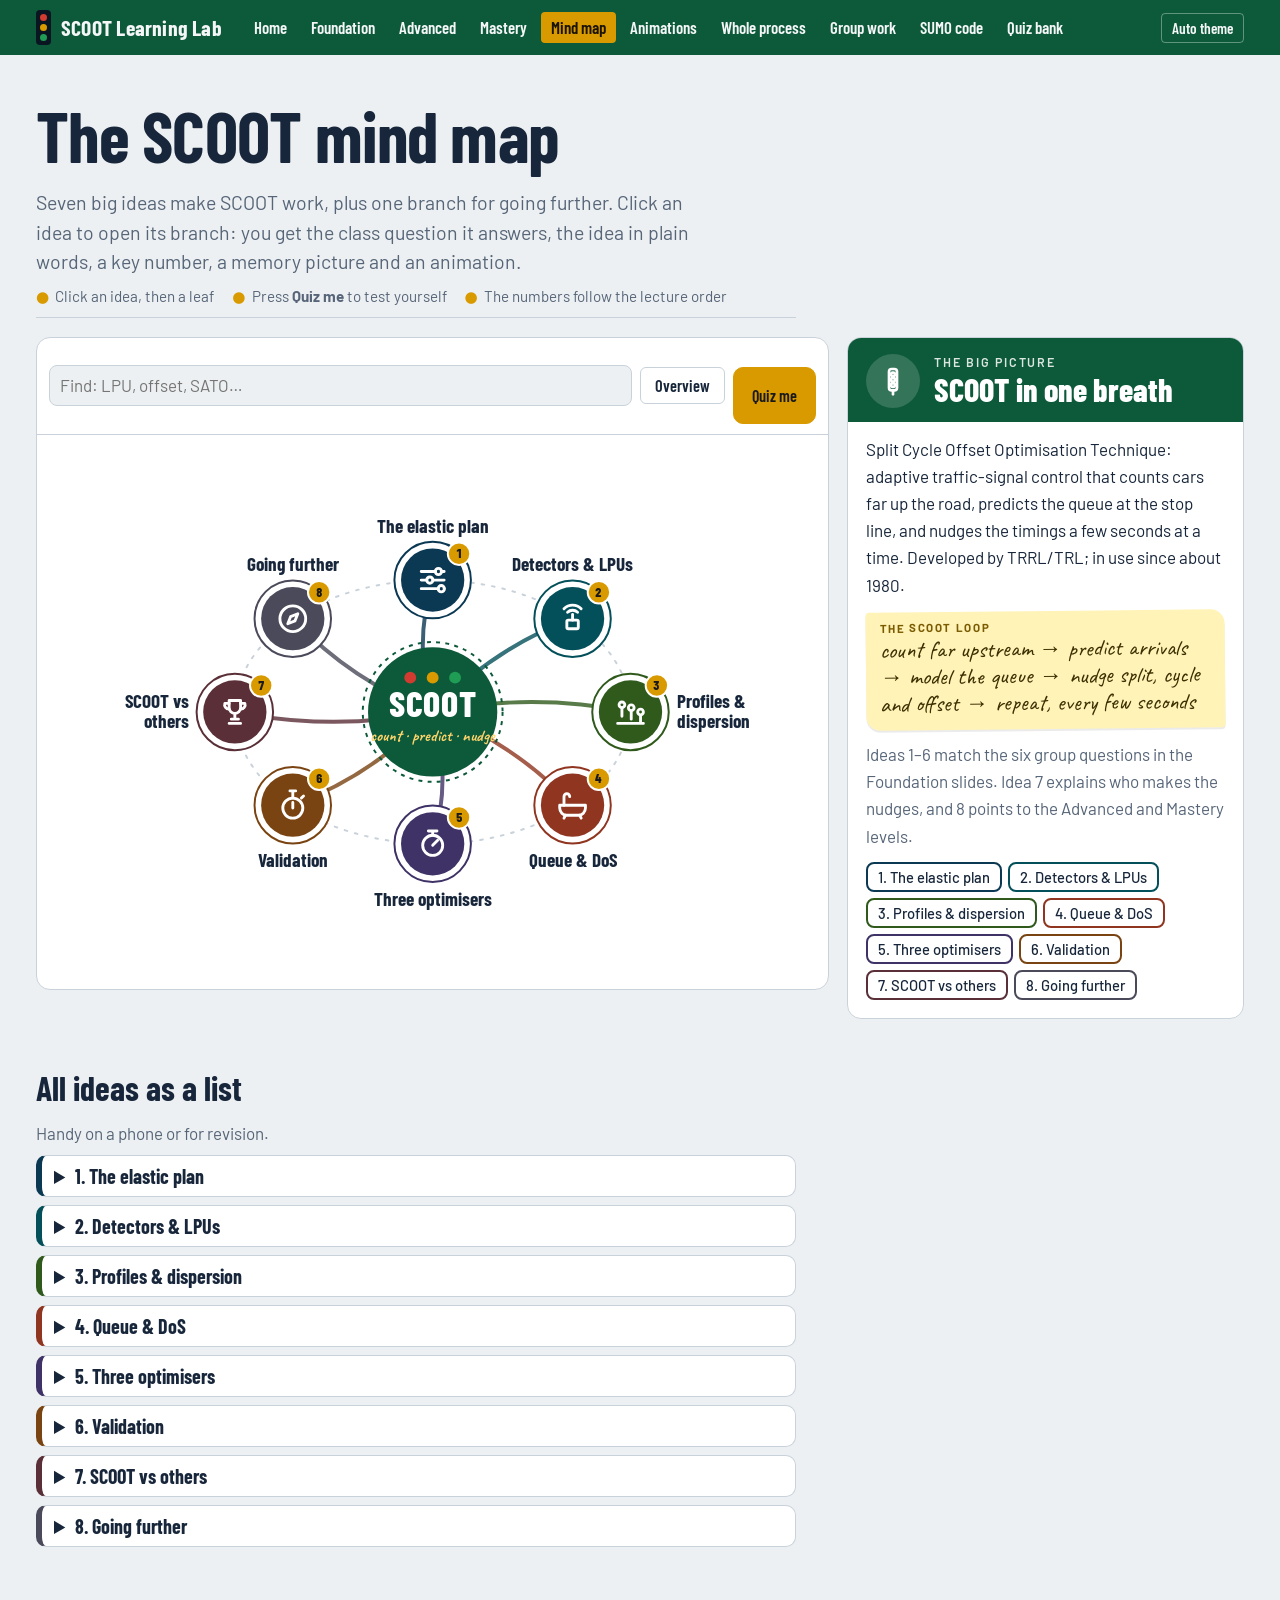
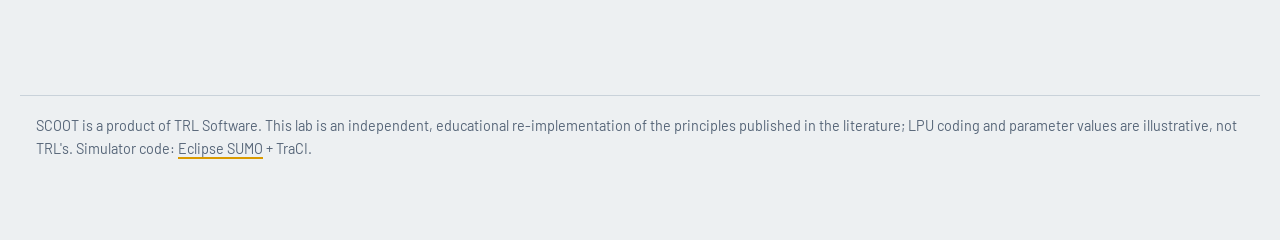
<file: docs/mindmap.html>
<!doctype html>
<html lang="en">
<head>
<meta charset="utf-8">
<meta name="viewport" content="width=device-width, initial-scale=1, viewport-fit=cover">
<title>SCOOT Mind Map</title>
<link rel="preconnect" href="https://fonts.googleapis.com"><link rel="preconnect" href="https://fonts.gstatic.com" crossorigin>
<link rel="stylesheet" href="https://fonts.googleapis.com/css2?family=Barlow+Condensed:wght@500;600;700;800&family=Barlow:ital,wght@0,400;0,500;0,600;1,400&family=Caveat:wght@600;700&family=JetBrains+Mono:wght@500;700&display=swap">
<link rel="stylesheet" href="css/site.css">
<style>
  .hand { font-family: "Caveat", "Comic Sans MS", cursive; }
  .mono { font-family: var(--mono); }
  .mmx { display: grid; grid-template-columns: minmax(0, 2fr) minmax(300px, 1fr); gap: 18px; margin-top: 1.2rem; align-items: start; }
  @media (max-width: 980px) { .mmx { grid-template-columns: 1fr; } }
  .mm-card { background: var(--surface); border: 1px solid var(--line); border-radius: 14px; }
  .mm-bar { display: flex; gap: 8px; flex-wrap: wrap; align-items: center; padding: 10px 12px; border-bottom: 1px solid var(--line); }
  .mm-bar input { font: inherit; padding: 6px 10px; border: 1px solid var(--line); border-radius: 8px; background: var(--paper); color: var(--fg); flex: 1 1 160px; min-width: 0; }
  .mm-bar .btn { white-space: nowrap; }
  .btn.quiz { background: #d99a00; color: #1a1a1a; border-color: #d99a00; font-weight: 600; }
  #map { display: block; width: 100%; height: auto; touch-action: manipulation; }
  #map .br { cursor: pointer; transition: opacity .25s; }
  #map .br .disc { transition: transform .2s; transform-box: fill-box; transform-origin: center; }
  #map .br:hover .disc, #map .br:focus-visible .disc { transform: scale(1.08); }
  #map .br:focus { outline: none; }
  #map .br:focus-visible .ring { stroke: var(--amber); stroke-width: 5; }
  #map.focus .br:not(.on) { opacity: .35; }
  #map.focus .spoke:not(.on) { opacity: .25; }
  #map .lbl { font-family: var(--display); font-weight: 700; font-size: 29px; fill: var(--fg); paint-order: stroke; stroke: var(--surface); stroke-width: 7px; stroke-linejoin: round; }
  #map .num { font-family: var(--display); font-weight: 800; font-size: 19px; }
  #map .hubt { font-family: var(--display); font-weight: 800; font-size: 54px; letter-spacing: 1px; }
  #map .hubs { font-family: "Caveat", cursive; font-size: 25px; font-weight: 700; }
  #map .leaf { cursor: pointer; opacity: 0; transition: opacity .3s, transform .35s; }
  #map .leaf.show { opacity: 1; }
  #map .leaf rect { fill: var(--surface); stroke-width: 2.5; }
  #map .leaf text { font-family: var(--body); font-size: 21px; font-weight: 600; fill: var(--fg); }
  #map .leaf.hit rect { fill: #ffe9a8; } #map .leaf.hit text { fill: #1a1a1a; }
  #map .br.hit .ring { stroke: #d99a00; stroke-width: 6; }
  #map .br.wrong .ring { stroke: var(--stop); stroke-width: 6; }
  #map .br.right .ring { stroke: var(--go); stroke-width: 7; }
  .grid8 { display: none; grid-template-columns: repeat(2, minmax(0, 1fr)); gap: 8px; padding: 12px; }
  .grid8 button { display: flex; align-items: center; gap: 10px; text-align: left; font: 600 1.05rem/1.15 var(--display); color: var(--fg); background: var(--paper); border: 2px solid transparent; border-radius: 12px; padding: 8px 10px; cursor: pointer; }
  .grid8 button i { flex: none; width: 40px; height: 40px; border-radius: 50%; display: grid; place-items: center; }
  .grid8 button.on { border-color: var(--c); background: var(--surface); }
  @media (max-width: 640px) { #map { display: none; } .grid8 { display: grid; } }
  .panel { padding: 0; overflow: hidden; position: sticky; top: 12px; }
  @media (max-width: 980px) { .panel { position: static; } }
  .ph { background: var(--c, var(--band)); color: #fff; padding: 16px 18px 14px; display: flex; gap: 14px; align-items: center; }
  .ph .ic { flex: none; width: 54px; height: 54px; border-radius: 50%; background: rgba(255,255,255,.16); display: grid; place-items: center; }
  .ph small { display: block; font: 600 .78rem/1 var(--body); letter-spacing: .14em; text-transform: uppercase; opacity: .85; margin-bottom: 4px; }
  .ph h2 { font: 800 2rem/1 var(--display); color: #fff; margin: 0; }
  .pb { padding: 14px 18px 18px; display: grid; gap: 12px; }
  .qbox { border-left: 5px solid var(--c); background: var(--sunk); border-radius: 0 10px 10px 0; padding: 9px 12px; }
  .qbox b { display: block; font: 700 .74rem/1 var(--body); letter-spacing: .12em; text-transform: uppercase; color: var(--muted); margin-bottom: 4px; }
  .qbox span { font: italic 500 1.05rem/1.35 var(--body); }
  .keyn { display: flex; align-items: baseline; gap: 10px; flex-wrap: wrap; }
  .keyn .v { font: 700 1.7rem/1 var(--mono); color: var(--c); }
  :root[data-theme="dark"] .keyn .v { filter: brightness(1.9); }
  @media (prefers-color-scheme: dark) { :root:not([data-theme="light"]) .keyn .v { filter: brightness(1.9); } }
  .keyn .l { color: var(--muted); font-size: .95rem; }
  .gifbox { border-radius: 10px; overflow: hidden; background: #F5F3EE; border: 1px solid var(--line); }
  .gifbox img { display: block; width: 100%; aspect-ratio: 1040 / 375; object-fit: contain; }
  .tabs { display: flex; gap: 6px; flex-wrap: wrap; }
  .tabs button { font: 600 .85rem var(--body); border: 1px solid var(--line); background: var(--paper); color: var(--fg); border-radius: 999px; padding: 4px 11px; cursor: pointer; }
  .tabs button[aria-pressed="true"] { background: var(--c); border-color: var(--c); color: #fff; }
  .sticky { background: #fff3b8; color: #3b2f00; border-radius: 4px 14px 4px 14px; padding: 10px 14px 12px; transform: rotate(-.6deg); box-shadow: 0 2px 0 rgba(0,0,0,.08); }
  .sticky b { font: 700 .72rem/1 var(--body); letter-spacing: .14em; text-transform: uppercase; display: block; margin-bottom: 3px; color: #7a5b00; }
  .sticky span { font-size: 1.45rem; line-height: 1.15; }
  .chips { display: flex; gap: 6px; flex-wrap: wrap; }
  .chips button { font: 500 .92rem var(--body); border: 2px solid var(--c); background: var(--surface); color: var(--fg); border-radius: 8px; padding: 4px 10px; cursor: pointer; }
  .chips button[aria-pressed="true"] { background: var(--c); color: #fff; }
  .leafd { background: var(--sunk); border-radius: 10px; padding: 10px 12px; min-height: 3em; }
  .leafd strong { font-family: var(--display); font-size: 1.2rem; }
  .golink { font-weight: 600; }
  .quizc { text-align: center; padding: 8px 4px; }
  .quizc .def { font: 500 1.15rem/1.4 var(--body); background: var(--sunk); border-radius: 12px; padding: 14px; margin: 8px 0 10px; }
  .quizc .fb { font: 700 1.2rem var(--display); min-height: 1.6em; }
  .quizc .score { font: 700 1rem var(--mono); color: var(--muted); }
  .outline details { border: 1px solid var(--line); border-left: 6px solid var(--c); border-radius: 10px; padding: 8px 12px; margin: 8px 0; background: var(--surface); }
  .outline summary { cursor: pointer; font: 700 1.25rem var(--display); }
  .outline li { margin: .2rem 0; }
  .howto { display: flex; gap: 18px; flex-wrap: wrap; color: var(--muted); font-size: .95rem; margin-top: 8px; }
  .howto span::before { content: "●"; color: var(--amber); margin-right: 6px; }
</style>
</head>
<body>
<main class="wrap">
  <header class="level-head prose">
    <h1>The SCOOT mind map</h1>
    <p class="lede">Seven big ideas make SCOOT work, plus one branch for going further. Click an idea to open its branch: you get the class question it answers, the idea in plain words, a key number, a memory picture and an animation.</p>
    <div class="howto"><span>Click an idea, then a leaf</span><span>Press <b>Quiz me</b> to test yourself</span><span>The numbers follow the lecture order</span></div>
  </header>

  <div class="mmx">
    <div class="mm-card">
      <div class="mm-bar">
        <input id="find" type="search" placeholder="Find: LPU, offset, SATO…" aria-label="Find a concept">
        <button class="btn ghost" type="button" id="btnHub">Overview</button>
        <button class="btn quiz" type="button" id="btnQuiz">Quiz me</button>
      </div>
      <svg id="map" viewBox="0 0 1200 840" role="group" aria-label="Mind map of the main SCOOT ideas"></svg>
      <div class="grid8" id="grid8" role="group" aria-label="SCOOT ideas"></div>
    </div>
    <aside class="mm-card panel" id="panel" aria-live="polite"></aside>
  </div>

  <section class="prose">
    <h2 id="outline">All ideas as a list</h2>
    <p class="muted">Handy on a phone or for revision.</p>
    <div class="outline" id="outlineList"></div>
  </section>
</main>
<script src="js/mindmap-data.js?v=2"></script>
<script src="js/common.js"></script>
<script>
(function () {
  const M = window.MINDMAP, B = M.branches;
  const NS = 'http://www.w3.org/2000/svg';
  const ICON = {
    sliders: '<path d="M4 6h10M18 6h2M4 12h4M12 12h8M4 18h12M20 18h0"/><circle cx="16" cy="6" r="2.2"/><circle cx="10" cy="12" r="2.2"/><circle cx="18" cy="18" r="2.2"/>',
    radar: '<rect x="8" y="13" width="8" height="6" rx="1"/><path d="M12 13V9"/><path d="M8.5 7.5a5 5 0 0 1 7 0M6 5a8.5 8.5 0 0 1 12 0"/>',
    people: '<circle cx="6" cy="7" r="2"/><circle cx="12.5" cy="9" r="2"/><circle cx="19" cy="12" r="2"/><path d="M6 10v5M12.5 12v5M19 15v4M3 20h18"/>',
    bath: '<path d="M3 12h18v2a5 5 0 0 1-5 5H8a5 5 0 0 1-5-5z"/><path d="M6 12V6a2 2 0 0 1 4 0"/><path d="M7 19l-1 2M17 19l1 2"/>',
    dials: '<circle cx="12" cy="13" r="7"/><path d="M12 13l3.5-3.5"/><path d="M9 3h6M12 3v3"/>',
    stopwatch: '<circle cx="12" cy="14" r="7"/><path d="M12 14V10M10 2h4M12 2v5M18 7l1.5-1.5"/>',
    trophy: '<path d="M8 4h8v5a4 4 0 0 1-8 0z"/><path d="M8 6H5a3 3 0 0 0 3 4M16 6h3a3 3 0 0 1-3 4M12 13v4M8 20h8M9.5 17h5"/>',
    compass: '<circle cx="12" cy="12" r="9"/><path d="M15.5 8.5l-2 5-5 2 2-5z"/>',
    hub: '<rect x="9" y="3" width="6" height="16" rx="2"/><circle cx="12" cy="7" r="1.4"/><circle cx="12" cy="11" r="1.4"/><circle cx="12" cy="15" r="1.4"/><path d="M12 19v3"/>',
  };
  const svgIcon = (k, size, col) => `<svg viewBox="0 0 24 24" width="${size}" height="${size}" fill="none" stroke="${col}" stroke-width="2" stroke-linecap="round" stroke-linejoin="round" aria-hidden="true">${ICON[k]}</svg>`;
  const el = (tag, attrs = {}, parent) => { const e = document.createElementNS(NS, tag); for (const k in attrs) e.setAttribute(k, attrs[k]); if (parent) parent.appendChild(e); return e; };

  // ---------- layout
  const CX = 600, CY = 420, RX = 300, RY = 200, VW = 1200, VH = 840;
  B.forEach((b, i) => {
    const a = (-90 + i * 45) * Math.PI / 180;
    b.x = CX + RX * Math.cos(a); b.y = CY + RY * Math.sin(a);
    const dx = b.x - CX, dy = b.y - CY, L = Math.hypot(dx, dy); b.ux = dx / L; b.uy = dy / L;
  });

  const svg = document.getElementById('map');
  const gSpokes = el('g', {}, svg), gLeaves = el('g', {}, svg), gNodes = el('g', {}, svg);

  // learning-order ring
  el('ellipse', { cx: CX, cy: CY, rx: RX, ry: RY, fill: 'none', stroke: 'var(--line)', 'stroke-width': 3, 'stroke-dasharray': '4 12', 'stroke-linecap': 'round' }, gSpokes);
  B.forEach(b => {
    const mx = (CX + b.x) / 2 + b.uy * 30, my = (CY + b.y) / 2 - b.ux * 30;
    b.spoke = el('path', { class: 'spoke', d: `M${CX},${CY} Q${mx},${my} ${b.x},${b.y}`, fill: 'none', stroke: b.color, 'stroke-width': 6, 'stroke-linecap': 'round', opacity: .8 }, gSpokes);
  });

  // hub
  const hub = el('g', { class: 'br', tabindex: 0, role: 'button', 'aria-label': 'SCOOT overview' }, gNodes);
  el('circle', { class: 'disc', cx: CX, cy: CY, r: 98, fill: 'var(--band)' }, hub);
  el('circle', { class: 'ring', cx: CX, cy: CY, r: 106, fill: 'none', stroke: 'var(--band)', 'stroke-width': 3, 'stroke-dasharray': '6 8' }, hub);
  const ht = el('text', { class: 'hubt', x: CX, y: CY + 8, 'text-anchor': 'middle', fill: '#fff' }, hub); ht.textContent = 'SCOOT';
  const hs = el('text', { class: 'hubs', x: CX, y: CY + 44, 'text-anchor': 'middle', fill: '#ffd56b' }, hub); hs.textContent = M.tag;
  [['#d23b2f', -34], ['#d99a00', 0], ['#1f9d55', 34]].forEach(([c, dx]) => el('circle', { cx: CX + dx, cy: CY - 52, r: 9, fill: c }, hub));
  hub.addEventListener('click', () => showHub());
  hub.addEventListener('keydown', e => { if (e.key === 'Enter' || e.key === ' ') { e.preventDefault(); showHub(); } });

  // branches
  B.forEach((b, i) => {
    const g = el('g', { class: 'br', tabindex: 0, role: 'button', 'aria-label': `${i + 1}. ${b.name}` }, gNodes);
    el('circle', { class: 'ring', cx: b.x, cy: b.y, r: 58, fill: 'var(--surface)', stroke: b.color, 'stroke-width': 3 }, g);
    const disc = el('g', { class: 'disc' }, g);
    el('circle', { cx: b.x, cy: b.y, r: 48, fill: b.color }, disc);
    const ic = el('g', { transform: `translate(${b.x - 26},${b.y - 26}) scale(2.17)`, fill: 'none', stroke: '#fff', 'stroke-width': 2, 'stroke-linecap': 'round', 'stroke-linejoin': 'round' }, disc);
    ic.innerHTML = ICON[b.icon];
        el('circle', { cx: b.x + 40, cy: b.y - 40, r: 17, fill: '#d99a00', stroke: 'var(--surface)', 'stroke-width': 3 }, g);
    const nt = el('text', { class: 'num', x: b.x + 40, y: b.y - 33, 'text-anchor': 'middle', fill: '#1a1a1a' }, g); nt.textContent = i + 1;
    // label on the outward side; side branches get a two-line label beside the node
    const side = Math.abs(b.ux) > 0.9;
    const lines = side ? b.name.replace(' & ', ' &|').replace(' vs ', ' vs|').split('|') : [b.name];
    let lx = b.x, ly = b.uy < 0 ? b.y - 72 : b.y + 94, anc = 'middle';
    if (side) { lx = b.x + b.ux * 70; ly = b.y - 6; anc = b.ux > 0 ? 'start' : 'end'; }
    const lt = el('text', { class: 'lbl', x: lx, y: ly, 'text-anchor': anc }, g);
    lines.forEach((ln, k) => { const ts = el('tspan', { x: lx, dy: k ? 30 : 0 }, lt); ts.textContent = ln; });
    b.g = g;
    const go = () => (quiz ? answerQuiz(b) : showBranch(b));
    g.addEventListener('click', go);
    g.addEventListener('keydown', e => { if (e.key === 'Enter' || e.key === ' ') { e.preventDefault(); go(); } });
  });

  // leaves (drawn when a branch opens)
  function drawLeaves(b, hitName) {
    gLeaves.innerHTML = '';
    const n = b.leaves.length, side = Math.abs(b.ux) > 0.9;
    const span = side ? 120 : (n > 4 ? 140 : 110), R0 = side ? 150 : 175;
    const base = Math.atan2(b.uy, b.ux) * 180 / Math.PI;
    const boxes = [];
    b.leaves.forEach((lf, k) => {
      let angD = base - span / 2 + (n === 1 ? span / 2 : span * k / (n - 1));
      if (side) { const up = Math.ceil(n / 2), m = k < up ? k : k - up, cnt = k < up ? up : n - up; const off = 38 + (cnt === 1 ? 20 : 44 * m / (cnt - 1)); angD = base + (k < up ? -1 : 1) * (b.ux > 0 ? off : off) * 1; }
      const ang = angD * Math.PI / 180;
      const R = R0 + (side ? 30 : (k % 2) * 48);
      const lx = b.x + R * Math.cos(ang), ly = b.y + R * 0.9 * Math.sin(ang) + (b.uy > 0.5 ? 60 : b.uy < -0.5 ? -45 : 0);
      const g = el('g', { class: 'leaf' + (hitName === lf.name ? ' hit' : ''), tabindex: 0, role: 'button', 'aria-label': lf.name }, gLeaves);
      const path = el('path', { stroke: b.color, 'stroke-width': 2.5, 'stroke-dasharray': '2 6', 'stroke-linecap': 'round', fill: 'none' }, g);
      const t = el('text', { x: 0, y: 0 }, g); t.textContent = lf.name;
      const w = t.getComputedTextLength() + 30, h = 40, c = Math.cos(ang);
      let rx = c > 0.35 ? lx : c < -0.35 ? lx - w : lx - w / 2, ry = ly - h / 2;
      boxes.push({ g, t, path, ang, w, h, rx, ry });
    });
    // top/bottom branches: one row beyond the label; side branches: columns above and below the label
    if (Math.abs(b.ux) < 0.2) {
      const gap = 14, tot = boxes.reduce((a, o) => a + o.w, 0) + gap * (boxes.length - 1);
      let x0 = b.x - tot / 2; const y0 = b.uy < 0 ? b.y - 150 : b.y + 128;
      boxes.forEach(o => { o.rx = x0; o.ry = y0; x0 += o.w + gap; o.ang = Math.atan2(o.ry + o.h / 2 - b.y, o.rx + o.w / 2 - b.x); });
    } else if (side) {
      const up = Math.ceil(n / 2);
      boxes.forEach((o, k) => {
        const m = k < up ? k : k - up;
        const mm = k < up ? up - 1 - m : m;
        o.ry = k < up ? b.y - 98 - mm * 48 : b.y + 58 + mm * 48;
        o.rx = b.ux > 0 ? b.x + 60 + mm * 18 : b.x - 60 - mm * 18 - o.w;
        o.ang = Math.atan2(o.ry + o.h / 2 - b.y, (b.ux > 0 ? o.rx : o.rx + o.w) - b.x);
      });
    }
    // push overlapping pills apart (outward from the branch)
    for (let it = 0; it < (Math.abs(b.ux) < 0.2 || side ? 0 : 40); it++) {
      let moved = false;
      for (let i = 0; i < boxes.length; i++) for (let j = i + 1; j < boxes.length; j++) {
        const A = boxes[i], Bx = boxes[j];
        const ox = Math.min(A.rx + A.w, Bx.rx + Bx.w) - Math.max(A.rx, Bx.rx) + 8, oy = Math.min(A.ry + A.h, Bx.ry + Bx.h) - Math.max(A.ry, Bx.ry) + 6;
        if (ox > 0 && oy > 0) { moved = true; if (Math.abs(b.uy) > 0.5) { const d = oy / 2 * Math.sign(b.uy || 1); Bx.ry += d; A.ry -= d * 0; Bx.ry += 0; } else { Bx.ry += oy / 2; A.ry -= oy / 2; } }
      }
      if (!moved) break;
    }
    boxes.forEach((o, k) => {
      o.rx = Math.max(6, Math.min(VW - 6 - o.w, o.rx)); o.ry = Math.max(6, Math.min(VH - 6 - o.h, o.ry));
      const r = el('rect', { x: o.rx, y: o.ry, width: o.w, height: o.h, rx: 20, stroke: b.color }, o.g); o.g.insertBefore(r, o.t);
      o.t.setAttribute('x', o.rx + 15); o.t.setAttribute('y', o.ry + 27);
      const ex = Math.max(o.rx, Math.min(o.rx + o.w, b.x)), ey = Math.max(o.ry, Math.min(o.ry + o.h, b.y));
      o.path.setAttribute('d', `M${b.x + 60 * Math.cos(o.ang)},${b.y + 60 * Math.sin(o.ang)} L${ex},${ey}`);
      const lf = b.leaves[k], pick = () => selectLeaf(b, lf);
      o.g.addEventListener('click', pick);
      o.g.addEventListener('keydown', e => { if (e.key === 'Enter' || e.key === ' ') { e.preventDefault(); pick(); } });
      requestAnimationFrame(() => setTimeout(() => o.g.classList.add('show'), 30 + k * 60));
    });
  }

  // phone grid
  const grid = document.getElementById('grid8');
  B.forEach((b, i) => {
    const bt = document.createElement('button'); bt.type = 'button'; bt.style.setProperty('--c', b.color);
    bt.innerHTML = `<i style="background:${b.color}">${svgIcon(b.icon, 24, '#fff')}</i><span>${i + 1}. ${b.name}</span>`;
    bt.addEventListener('click', () => (quiz ? answerQuiz(b) : showBranch(b)));
    b.btn = bt; grid.appendChild(bt);
  });

  // ---------- panel
  const panel = document.getElementById('panel');
  let current = null;
  function mark(b) {
    svg.classList.toggle('focus', !!b);
    B.forEach(x => { x.g.classList.toggle('on', x === b); x.spoke.classList.toggle('on', x === b); x.btn.classList.toggle('on', x === b); });
  }
  function showHub() {
    current = null; mark(null); gLeaves.innerHTML = ''; quiz = null;
    panel.style.setProperty('--c', 'var(--band)');
    panel.innerHTML = `<div class="ph"><span class="ic">${svgIcon('hub', 32, '#fff')}</span><div><small>The big picture</small><h2>SCOOT in one breath</h2></div></div>
      <div class="pb"><p style="margin:0">${M.d}</p>
      <div class="sticky"><b>The SCOOT loop</b><span class="hand">count far upstream → predict arrivals → model the queue → nudge split, cycle and offset → repeat, every few seconds</span></div>
      <p class="muted" style="margin:0">Ideas 1–6 match the six group questions in the Foundation slides. Idea 7 explains who makes the nudges, and 8 points to the Advanced and Mastery levels.</p>
      <div class="chips">${B.map((b, i) => `<button type="button" style="--c:${b.color}" data-b="${i}">${i + 1}. ${b.name}</button>`).join('')}</div></div>`;
    panel.querySelectorAll('[data-b]').forEach(x => x.addEventListener('click', () => showBranch(B[+x.dataset.b])));
  }
  function showBranch(b, leafName) {
    current = b; mark(b); drawLeaves(b, leafName);
    const i = B.indexOf(b);
    panel.style.setProperty('--c', b.color);
    const gifs = b.gifs.length ? `<div><div class="tabs" role="group" aria-label="Animations">${b.gifs.map((g, k) => `<button type="button" data-g="${k}" aria-pressed="${k === 0}">${g[1]}</button>`).join('')}</div>
      <div class="gifbox" style="margin-top:8px"><img id="gifImg" src="animations/${b.gifs[0][0]}" alt="Animation: ${b.gifs[0][1]}" loading="lazy"></div></div>` : '';
    panel.innerHTML = `<div class="ph"><span class="ic">${svgIcon(b.icon, 32, '#fff')}</span><div><small>Idea ${i + 1} of ${B.length}</small><h2>${b.name}</h2></div></div>
      <div class="pb">
        <div class="qbox"><b>${b.group ? 'Class question · Group ' + b.group : 'Big question'}</b><span>${b.q}</span></div>
        <p style="margin:0">${b.plain}</p>
        <div class="keyn"><span class="v">${b.key[0]}</span><span class="l">${b.key[1]}</span></div>
        ${gifs}
        <div class="sticky"><b>Picture this</b><span class="hand">${b.picture}</span></div>
        <div><div class="chips">${b.leaves.map((l, k) => `<button type="button" data-l="${k}" aria-pressed="false">${l.name}</button>`).join('')}</div></div>
        <div class="leafd" id="leafd"><span class="muted">Click a leaf on the map or above to read it.</span></div>
        <a class="golink" href="${b.link}">Open it in the lab →</a>
      </div>`;
    panel.querySelectorAll('[data-g]').forEach(bt => bt.addEventListener('click', () => {
      panel.querySelectorAll('[data-g]').forEach(z => z.setAttribute('aria-pressed', z === bt));
      const g = b.gifs[+bt.dataset.g], im = document.getElementById('gifImg'); im.src = 'animations/' + g[0]; im.alt = 'Animation: ' + g[1];
    }));
    panel.querySelectorAll('[data-l]').forEach(bt => bt.addEventListener('click', () => selectLeaf(b, b.leaves[+bt.dataset.l])));
    if (leafName) { const lf = b.leaves.find(l => l.name === leafName); if (lf) selectLeaf(b, lf); }
  }
  function selectLeaf(b, lf) {
    if (current !== b) return showBranch(b, lf.name);
    panel.querySelectorAll('[data-l]').forEach(z => z.setAttribute('aria-pressed', b.leaves[+z.dataset.l] === lf));
    gLeaves.querySelectorAll('.leaf').forEach(z => z.classList.toggle('hit', z.getAttribute('aria-label') === lf.name));
    const d = document.getElementById('leafd'); if (d) d.innerHTML = `<strong>${lf.name}</strong><br>${lf.d}`;
  }

  // ---------- quiz: which idea does this leaf belong to?
  let quiz = null;
  const allLeaves = B.flatMap(b => b.leaves.map(l => ({ b, l })));
  function startQuiz() {
    gLeaves.innerHTML = ''; current = null; mark(null);
    quiz = quiz && quiz.score ? quiz : { n: 0, score: 0 };
    quiz.item = allLeaves[Math.floor(Math.random() * allLeaves.length)];
    quiz.done = false; B.forEach(b => b.g.classList.remove('wrong', 'right'));
    panel.style.setProperty('--c', '#d99a00');
    panel.innerHTML = `<div class="ph" style="color:#1a1a1a"><span class="ic" style="background:rgba(0,0,0,.08)">${svgIcon('compass', 32, '#1a1a1a')}</span><div><small style="opacity:.75">Quiz me</small><h2 style="color:#1a1a1a">Which idea is this?</h2></div></div>
      <div class="pb quizc"><div class="def">${quiz.item.l.d}</div>
      <p class="muted" style="margin:0">Click the idea on the map that this belongs to.</p>
      <div class="fb" id="fb"></div><div class="score" id="score">score ${quiz.score} / ${quiz.n}</div>
      <div style="display:flex;gap:8px;justify-content:center;flex-wrap:wrap"><button class="btn quiz" type="button" id="qNext">Next question</button><button class="btn ghost" type="button" id="qStop">Stop</button></div></div>`;
    document.getElementById('qNext').onclick = startQuiz;
    document.getElementById('qStop').onclick = () => { quiz = null; B.forEach(b => b.g.classList.remove('wrong', 'right')); showHub(); };
  }
  function answerQuiz(b) {
    if (quiz.done) return;
    const ok = b === quiz.item.b; quiz.done = true; quiz.n++; if (ok) quiz.score++;
    b.g.classList.add(ok ? 'right' : 'wrong'); quiz.item.b.g.classList.add('right');
    document.getElementById('fb').innerHTML = (ok ? '<span style="color:var(--go)">✓ Yes!</span> ' : '<span style="color:var(--stop)">✗ Not quite.</span> ') + `It is <b>${quiz.item.l.name}</b>, in <b>${B.indexOf(quiz.item.b) + 1}. ${quiz.item.b.name}</b>.`;
    document.getElementById('score').textContent = `score ${quiz.score} / ${quiz.n}`;
  }

  // ---------- search
  document.getElementById('find').addEventListener('input', e => {
    const q = e.target.value.trim().toLowerCase(); B.forEach(b => b.g.classList.remove('hit'));
    if (q.length < 2) return;
    let first = null;
    B.forEach(b => { const leaf = b.leaves.find(l => (l.name + ' ' + l.d).toLowerCase().includes(q)); const own = (b.name + ' ' + b.plain).toLowerCase().includes(q);
      if (leaf || own) { b.g.classList.add('hit'); if (!first) first = [b, leaf]; } });
    if (first && !quiz) showBranch(first[0], first[1] && first[1].name);
  });
  document.getElementById('btnHub').onclick = showHub;
  document.getElementById('btnQuiz').onclick = () => { quiz = null; startQuiz(); };

  // ---------- outline
  document.getElementById('outlineList').innerHTML = B.map((b, i) => `<details style="--c:${b.color}"><summary>${i + 1}. ${b.name}</summary>
    <p style="margin:.4rem 0"><em>${b.q}</em></p><p style="margin:.4rem 0">${b.plain} <b>${b.key[0]}</b>: ${b.key[1]}.</p>
    <ul>${b.leaves.map(l => `<li><strong>${l.name}</strong>: ${l.d}</li>`).join('')}</ul></details>`).join('');

  showHub();
})();
</script>
</body>
</html>
</file>
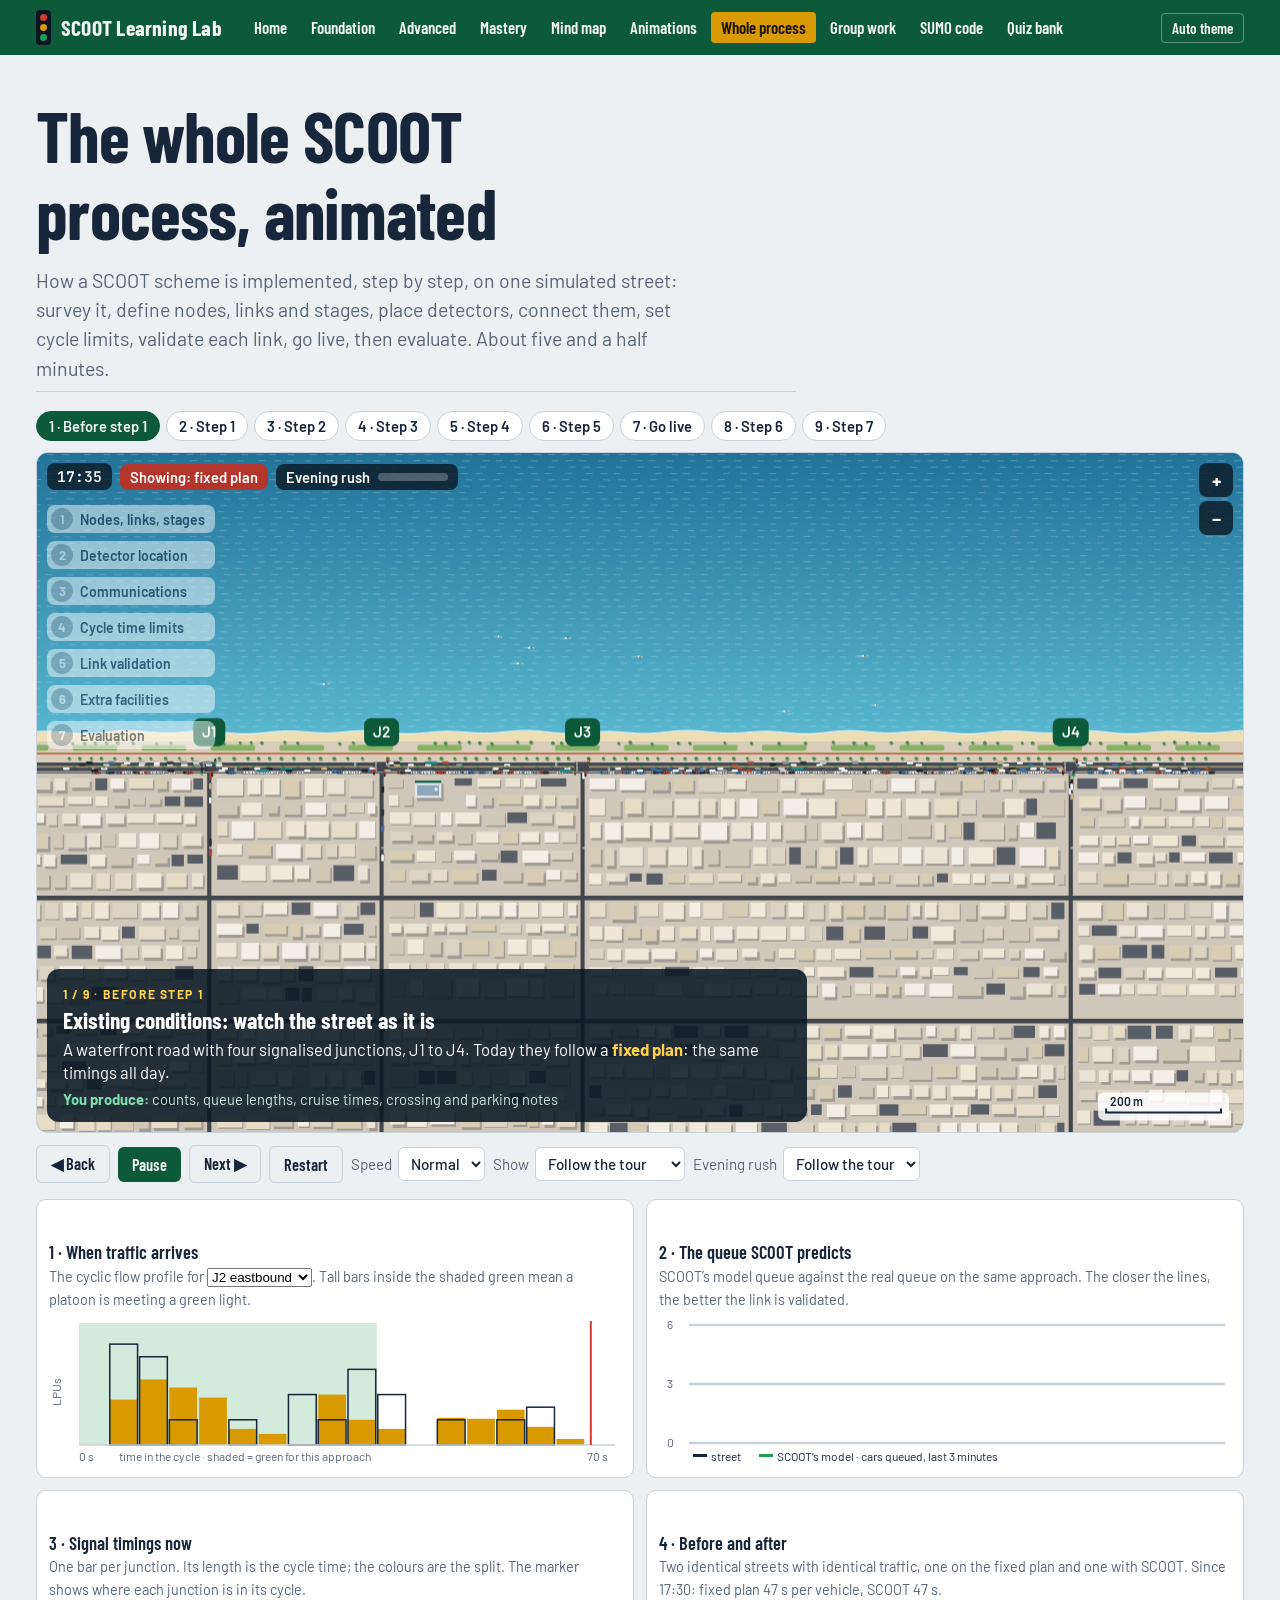
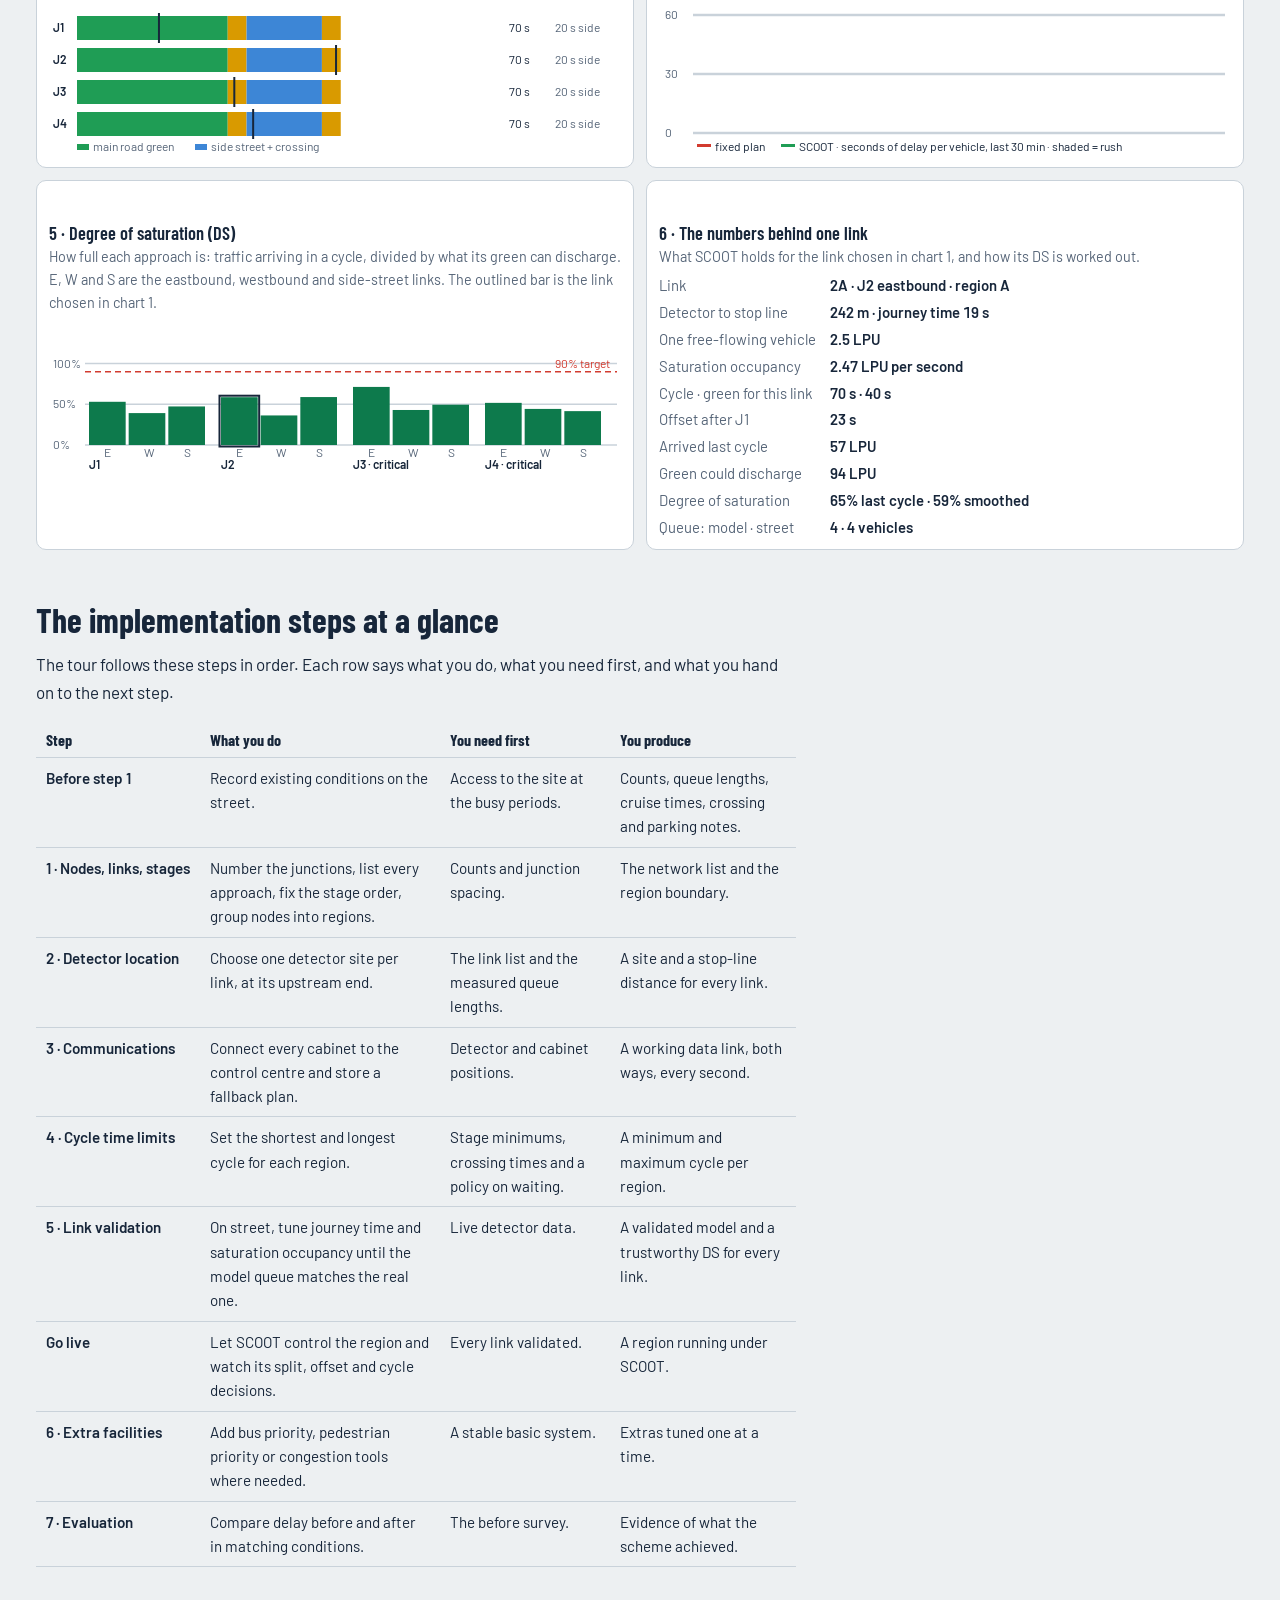
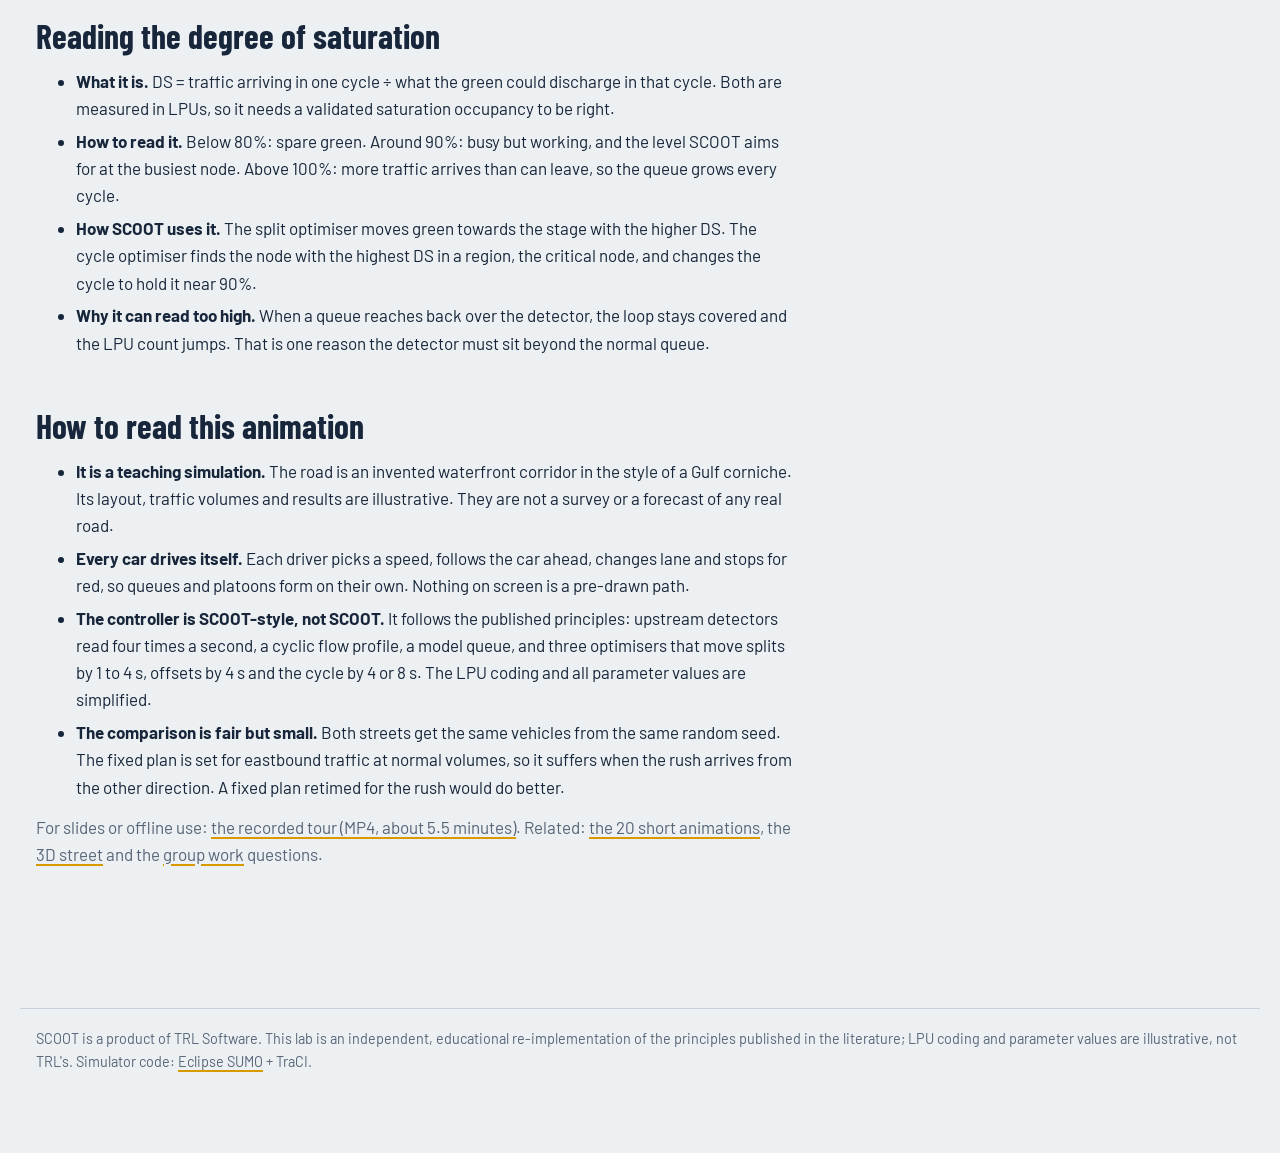
<file: docs/process.html>
<!doctype html>
<html lang="en">
<head>
<meta charset="utf-8">
<meta name="viewport" content="width=device-width, initial-scale=1, viewport-fit=cover">
<title>SCOOT: the whole process, animated</title>
<meta name="description" content="A beginner-friendly animated tour of a whole SCOOT project on a simulated waterfront road: existing conditions, how SCOOT works, regions, design steps, hardware and a before-and-after test.">
<link rel="preconnect" href="https://fonts.googleapis.com"><link rel="preconnect" href="https://fonts.gstatic.com" crossorigin>
<link rel="stylesheet" href="https://fonts.googleapis.com/css2?family=Barlow+Condensed:wght@500;600;700;800&family=Barlow:ital,wght@0,400;0,500;0,600;1,400&family=Caveat:wght@600;700&family=JetBrains+Mono:wght@500;700&display=swap">
<link rel="stylesheet" href="css/site.css">
<style>
  .chips { display: flex; gap: 6px; flex-wrap: wrap; margin: 1.2rem 0 .7rem; }
  .chip { font: 600 .92rem var(--body); border: 1.5px solid var(--line); background: var(--surface); color: var(--fg); border-radius: 999px; padding: 5px 12px; cursor: pointer; }
  .chip[aria-current="step"] { background: var(--band); border-color: var(--band); color: var(--band-fg); }
  .stagebox { position: relative; border-radius: 12px; overflow: hidden; border: 1px solid var(--line); background: #58b6cf; }
  #stage { display: block; width: 100%; aspect-ratio: 16 / 9; touch-action: none; cursor: grab; }
  .hud { position: absolute; top: 10px; left: 10px; display: flex; gap: 8px; align-items: center; flex-wrap: wrap; pointer-events: none; }
  .hud > * { background: rgba(11, 26, 38, .82); color: #fff; border-radius: 8px; padding: 4px 10px; font: 600 .92rem var(--body); }
  .hud .clock { font-family: var(--mono); }
  .badge.fx { background: #b3352b; } .badge.sc { background: #0d7a4c; }
  .rush { display: flex; gap: 8px; align-items: center; } .rush i { display: block; width: 70px; height: 8px; border-radius: 4px; background: rgba(255, 255, 255, .25); overflow: hidden; } .rush i b { display: block; height: 100%; width: 0; background: #ffb62e; }
  #hudSpeed:empty { display: none; }
  .zoom { position: absolute; top: 10px; right: 10px; display: grid; gap: 4px; }
  .zoom button { width: 34px; height: 34px; border-radius: 8px; border: 0; background: rgba(11, 26, 38, .82); color: #fff; font: 700 1.2rem var(--body); cursor: pointer; }
  #stepper { position: absolute; top: 52px; left: 10px; margin: 0; padding: 0; list-style: none; display: grid; gap: 4px; pointer-events: none; }
  #stepper[hidden] { display: none; }
  #stepper li { background: rgba(255, 255, 255, .88); color: #17263a; border-radius: 8px; padding: 3px 10px 3px 4px; font: 600 .88rem var(--body); display: flex; gap: 7px; align-items: center; opacity: .55; }
  #stepper li b { width: 22px; height: 22px; border-radius: 50%; background: #9aa6b2; color: #fff; display: grid; place-items: center; font-size: .8rem; }
  #stepper li.on { opacity: 1; background: #ffd24a; } #stepper li.on b { background: #17263a; }
  #stepper li.done { opacity: .9; } #stepper li.done b { background: #0d7a4c; }
  .caption { position: absolute; left: 10px; right: 10px; bottom: 10px; max-width: 760px; background: rgba(11, 26, 38, .88); color: #fff; border-radius: 12px; padding: 10px 16px 12px; pointer-events: none; }
  .caption small { font: 700 .76rem var(--body); letter-spacing: .13em; text-transform: uppercase; color: #ffd24a; }
  .caption h2 { font-size: 1.45rem; margin: 2px 0 4px; color: #fff; }
  #capOut { margin-top: 5px; font-size: .92rem; color: #cfe6da; } #capOut:empty { display: none; } #capOut b { color: #7fe0ae; }
  .nums { display: grid; grid-template-columns: auto 1fr; gap: 3px 14px; margin: 6px 0 0; font-size: .93rem; } .nums dt { color: var(--muted); } .nums dd { margin: 0; font-weight: 600; font-variant-numeric: tabular-nums; }
  .steps-table { width: 100%; border-collapse: collapse; font-size: .95rem; margin-top: 1rem; } .steps-table th, .steps-table td { text-align: left; vertical-align: top; padding: 8px 10px; border-bottom: 1px solid var(--line); } .steps-table th { font: 700 1rem var(--display); } .steps-table td:first-child { font-weight: 600; white-space: nowrap; }
  .caption p { margin: 0; font-size: 1.04rem; line-height: 1.4; } .caption p b { color: #ffd24a; }
  #ended { position: absolute; inset: 0; display: grid; place-items: center; background: rgba(11, 26, 38, .45); }
  #ended[hidden] { display: none; }
  #ended div { background: var(--surface); color: var(--fg); border-radius: 14px; padding: 18px 22px; text-align: center; max-width: 420px; }
  .controls { display: flex; gap: 8px; flex-wrap: wrap; align-items: center; margin: .8rem 0 0; }
  .controls label { font-size: .95rem; color: var(--muted); display: flex; gap: 6px; align-items: center; }
  .controls select { font: 500 .95rem var(--body); padding: 6px 8px; border-radius: 6px; border: 1px solid var(--line); background: var(--surface); color: var(--fg); }
  .console { display: grid; grid-template-columns: repeat(2, minmax(0, 1fr)); gap: 12px; margin-top: 1rem; }
  @media (max-width: 760px) { .console { grid-template-columns: 1fr; } .caption h2 { font-size: 1.1rem; } .caption p { font-size: .9rem; } #stepper { display: none; } }
  .cpanel { background: var(--surface); border: 1px solid var(--line); border-radius: 10px; padding: 10px 12px; transition: box-shadow .3s, border-color .3s; }
  .cpanel.hot { border-color: var(--amber); box-shadow: 0 0 0 3px var(--amber); }
  .cpanel h3 { font-size: 1.15rem; } .cpanel p { margin: 2px 0 6px; font-size: .9rem; color: var(--muted); }
  .cpanel canvas { width: 100%; height: 150px; display: block; }
  .notes li { margin: .35rem 0; }
  .map { display: grid; grid-template-columns: repeat(auto-fit, minmax(240px, 1fr)); gap: 10px; padding: 0; list-style: none; margin-top: 1rem; }
  .map li { background: var(--surface); border: 1px solid var(--line); border-radius: 10px; padding: 10px 14px; }
  .map b { font: 700 1.1rem var(--display); display: block; }
</style>
</head>
<body>
<main class="wrap">
  <header class="level-head prose">
    <h1>The whole SCOOT process, animated</h1>
    <p class="lede">How a SCOOT scheme is implemented, step by step, on one simulated street: survey it, define nodes, links and stages, place detectors, connect them, set cycle limits, validate each link, go live, then evaluate. About five and a half minutes.</p>
  </header>

  <div class="chips" id="chips" role="group" aria-label="Chapters"></div>
  <div class="stagebox">
    <canvas id="stage" aria-label="Animated top view of a waterfront road with four signalised junctions, moving traffic, pedestrians and detectors."></canvas>
    <div class="hud"><span class="clock" id="hudClock">17:30</span><span class="badge fx" id="hudMode">Showing: fixed plan</span><span class="rush">Evening rush <i><b id="hudRush"></b></i></span><span id="hudSpeed"></span></div>
    <div class="zoom"><button type="button" id="zin" aria-label="Zoom in">+</button><button type="button" id="zout" aria-label="Zoom out">−</button></div>
    <ol id="stepper" hidden></ol>
    <div class="caption" aria-live="polite"><small id="capKicker"></small><h2 id="capTitle"></h2><p id="capText"></p><p id="capOut"></p></div>
    <div id="ended" hidden><div><h3>End of the tour</h3><p>The street keeps running. Drag and zoom to explore, or switch between the fixed plan and SCOOT below.</p><button class="btn" type="button" id="replay">Play the tour again</button></div></div>
  </div>
  <div class="controls">
    <button class="btn ghost" type="button" id="prev">◀ Back</button>
    <button class="btn" type="button" id="play" aria-pressed="true">Pause</button>
    <button class="btn ghost" type="button" id="next">Next ▶</button>
    <button class="btn ghost" type="button" id="restart">Restart</button>
    <button class="btn ghost" type="button" id="tourBtn" hidden>Return to the tour</button>
    <label>Speed <select id="speed"><option value="0.5">Slow</option><option value="1" selected>Normal</option><option value="2">Fast</option></select></label>
    <label>Show <select id="view"><option value="auto" selected>Follow the tour</option><option value="F">Fixed plan street</option><option value="S">SCOOT street</option></select></label>
    <label>Evening rush <select id="rush"><option value="auto" selected>Follow the tour</option><option value="on">On</option><option value="off">Off</option></select></label>
  </div>

  <section class="console" aria-label="SCOOT console">
    <div class="cpanel" id="p1"><h3>1 · When traffic arrives</h3><p>The cyclic flow profile for <select id="link" aria-label="Approach"><option value="0-eb">J1 eastbound</option><option value="1-eb" selected>J2 eastbound</option><option value="1-wb">J2 westbound</option><option value="1-side">J2 side street</option><option value="2-eb">J3 eastbound</option><option value="2-wb">J3 westbound</option><option value="3-eb">J4 eastbound</option></select>. Tall bars inside the shaded green mean a platoon is meeting a green light.</p><canvas id="c1"></canvas></div>
    <div class="cpanel" id="p2"><h3>2 · The queue SCOOT predicts</h3><p>SCOOT’s model queue against the real queue on the same approach. The closer the lines, the better the link is validated.</p><canvas id="c2"></canvas></div>
    <div class="cpanel" id="p3"><h3>3 · Signal timings now</h3><p>One bar per junction. Its length is the cycle time; the colours are the split. The marker shows where each junction is in its cycle.</p><canvas id="c3"></canvas></div>
    <div class="cpanel" id="p4"><h3>4 · Before and after</h3><p>Two identical streets with identical traffic, one on the fixed plan and one with SCOOT. <span id="res"></span></p><canvas id="c4"></canvas></div>
    <div class="cpanel" id="p5"><h3>5 · Degree of saturation (DS)</h3><p>How full each approach is: traffic arriving in a cycle, divided by what its green can discharge. E, W and S are the eastbound, westbound and side-street links. The outlined bar is the link chosen in chart 1.</p><canvas id="c5"></canvas></div>
    <div class="cpanel" id="p6"><h3>6 · The numbers behind one link</h3><p>What SCOOT holds for the link chosen in chart 1, and how its DS is worked out.</p><dl class="nums" id="nums"></dl></div>
  </section>

  <section class="prose">
    <h2>The implementation steps at a glance</h2>
    <p>The tour follows these steps in order. Each row says what you do, what you need first, and what you hand on to the next step.</p>
    <table class="steps-table">
      <thead><tr><th>Step</th><th>What you do</th><th>You need first</th><th>You produce</th></tr></thead>
      <tbody>
        <tr><td>Before step 1</td><td>Record existing conditions on the street.</td><td>Access to the site at the busy periods.</td><td>Counts, queue lengths, cruise times, crossing and parking notes.</td></tr>
        <tr><td>1 · Nodes, links, stages</td><td>Number the junctions, list every approach, fix the stage order, group nodes into regions.</td><td>Counts and junction spacing.</td><td>The network list and the region boundary.</td></tr>
        <tr><td>2 · Detector location</td><td>Choose one detector site per link, at its upstream end.</td><td>The link list and the measured queue lengths.</td><td>A site and a stop-line distance for every link.</td></tr>
        <tr><td>3 · Communications</td><td>Connect every cabinet to the control centre and store a fallback plan.</td><td>Detector and cabinet positions.</td><td>A working data link, both ways, every second.</td></tr>
        <tr><td>4 · Cycle time limits</td><td>Set the shortest and longest cycle for each region.</td><td>Stage minimums, crossing times and a policy on waiting.</td><td>A minimum and maximum cycle per region.</td></tr>
        <tr><td>5 · Link validation</td><td>On street, tune journey time and saturation occupancy until the model queue matches the real one.</td><td>Live detector data.</td><td>A validated model and a trustworthy DS for every link.</td></tr>
        <tr><td>Go live</td><td>Let SCOOT control the region and watch its split, offset and cycle decisions.</td><td>Every link validated.</td><td>A region running under SCOOT.</td></tr>
        <tr><td>6 · Extra facilities</td><td>Add bus priority, pedestrian priority or congestion tools where needed.</td><td>A stable basic system.</td><td>Extras tuned one at a time.</td></tr>
        <tr><td>7 · Evaluation</td><td>Compare delay before and after in matching conditions.</td><td>The before survey.</td><td>Evidence of what the scheme achieved.</td></tr>
      </tbody>
    </table>
    <h2>Reading the degree of saturation</h2>
    <ul class="notes">
      <li><b>What it is.</b> DS = traffic arriving in one cycle ÷ what the green could discharge in that cycle. Both are measured in LPUs, so it needs a validated saturation occupancy to be right.</li>
      <li><b>How to read it.</b> Below 80%: spare green. Around 90%: busy but working, and the level SCOOT aims for at the busiest node. Above 100%: more traffic arrives than can leave, so the queue grows every cycle.</li>
      <li><b>How SCOOT uses it.</b> The split optimiser moves green towards the stage with the higher DS. The cycle optimiser finds the node with the highest DS in a region, the critical node, and changes the cycle to hold it near 90%.</li>
      <li><b>Why it can read too high.</b> When a queue reaches back over the detector, the loop stays covered and the LPU count jumps. That is one reason the detector must sit beyond the normal queue.</li>
    </ul>
    <h2>How to read this animation</h2>
    <ul class="notes">
      <li><b>It is a teaching simulation.</b> The road is an invented waterfront corridor in the style of a Gulf corniche. Its layout, traffic volumes and results are illustrative. They are not a survey or a forecast of any real road.</li>
      <li><b>Every car drives itself.</b> Each driver picks a speed, follows the car ahead, changes lane and stops for red, so queues and platoons form on their own. Nothing on screen is a pre-drawn path.</li>
      <li><b>The controller is SCOOT-style, not SCOOT.</b> It follows the published principles: upstream detectors read four times a second, a cyclic flow profile, a model queue, and three optimisers that move splits by 1 to 4 s, offsets by 4 s and the cycle by 4 or 8 s. The LPU coding and all parameter values are simplified.</li>
      <li><b>The comparison is fair but small.</b> Both streets get the same vehicles from the same random seed. The fixed plan is set for eastbound traffic at normal volumes, so it suffers when the rush arrives from the other direction. A fixed plan retimed for the rush would do better.</li>
    </ul>
    <p class="muted">For slides or offline use: <a href="animations/SCOOT_process_tour.mp4">the recorded tour (MP4, about 5.5 minutes)</a>. Related: <a href="animations.html">the 20 short animations</a>, the <a href="scoot3d.html">3D street</a> and the <a href="groupwork.html">group work</a> questions.</p>
  </section>
</main>
<script src="js/common.js"></script>
<script src="js/corridor-engine.js"></script>
<script src="js/corridor-view.js"></script>
</body>
</html>
</file>
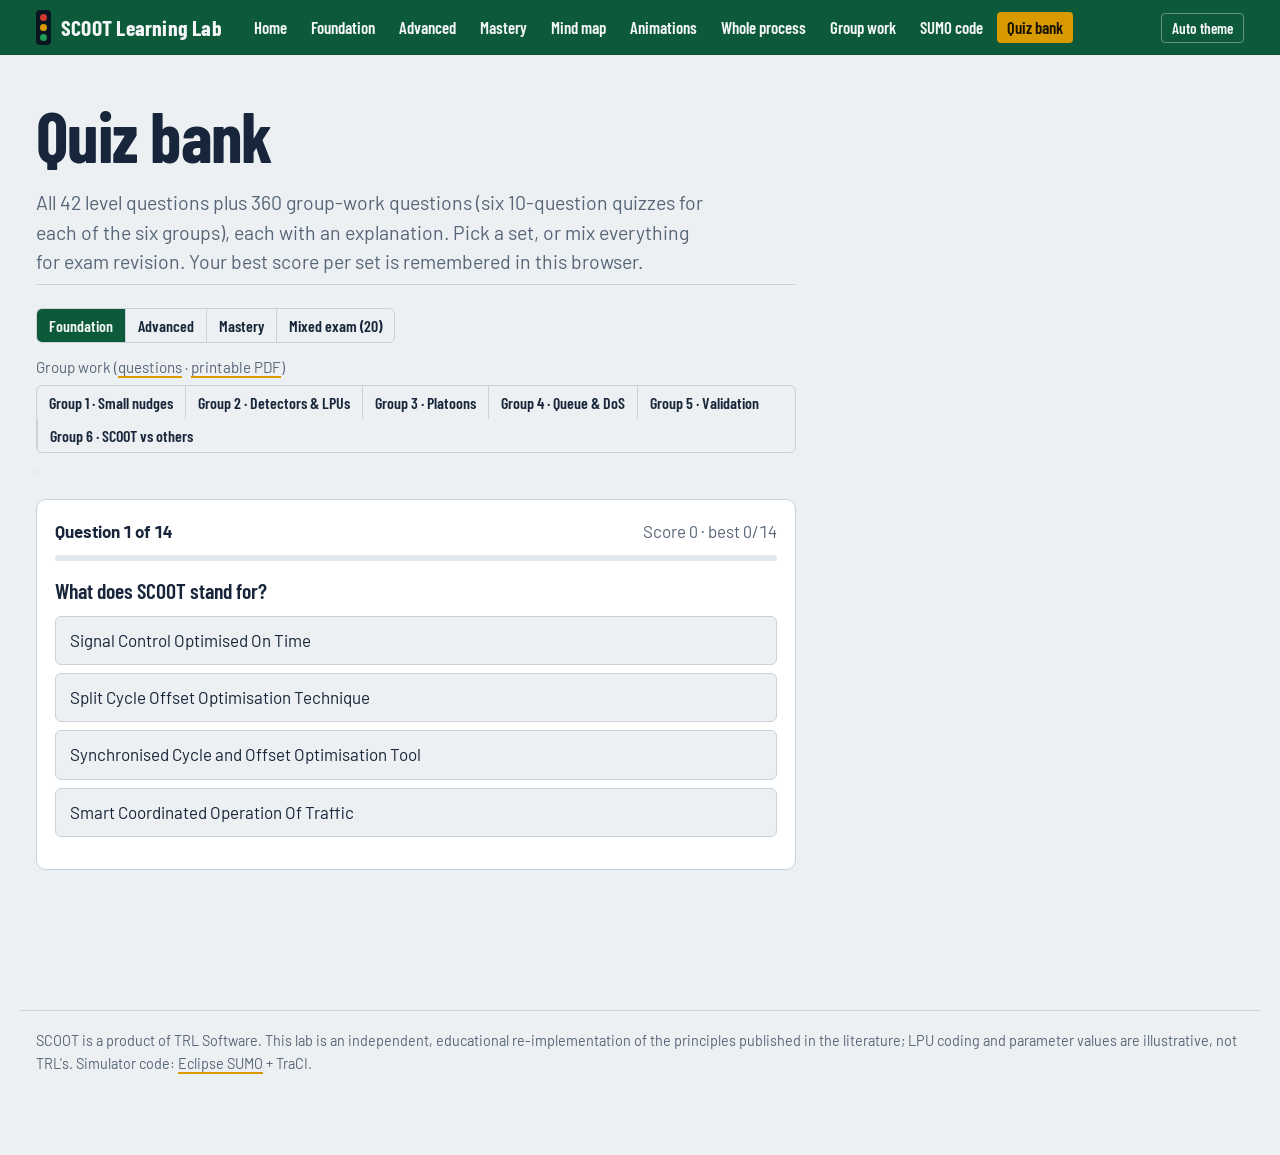
<file: docs/quiz.html>
<!doctype html>
<html lang="en">
<head>
<meta charset="utf-8">
<meta name="viewport" content="width=device-width, initial-scale=1, viewport-fit=cover">
<title>SCOOT Quiz Bank</title>
<meta name="claude:viewport-fit-sides" content="cover">
<link rel="preconnect" href="https://fonts.googleapis.com"><link rel="preconnect" href="https://fonts.gstatic.com" crossorigin>
<link rel="stylesheet" href="https://fonts.googleapis.com/css2?family=Barlow+Condensed:wght@500;600;700&family=Barlow:ital,wght@0,400;0,500;0,600;1,400&family=JetBrains+Mono:wght@400;600&display=swap">
<link rel="stylesheet" href="css/site.css">
</head>
<body>
<main class="wrap">
  <header class="level-head prose">
    <h1>Quiz bank</h1>
    <p class="lede">All 42 level questions plus 360 group-work questions (six 10-question quizzes for each of the six groups), each with an explanation. Pick a set, or mix everything for exam revision. Your best score per set is remembered in this browser.</p>
  </header>
  <div class="prose">
    <div class="seg" role="group" aria-label="Question set" id="sets" style="margin-top:1.4rem">
      <button type="button" data-s="foundation" aria-pressed="true">Foundation</button>
      <button type="button" data-s="advanced">Advanced</button>
      <button type="button" data-s="mastery">Mastery</button>
      <button type="button" data-s="mixed">Mixed exam (20)</button>
    </div>
    <p class="muted" style="margin:.8rem 0 .3rem;font-size:.95rem">Group work (<a href="groupwork.html">questions</a> · <a href="materials/SCOOT_Group_Quizzes.pdf" download>printable PDF</a>)</p>
    <div class="seg" role="group" aria-label="Group quiz" id="gsets">
      <button type="button" data-s="g1">Group 1 · Small nudges</button>
      <button type="button" data-s="g2">Group 2 · Detectors &amp; LPUs</button>
      <button type="button" data-s="g3">Group 3 · Platoons</button>
      <button type="button" data-s="g4">Group 4 · Queue &amp; DoS</button>
      <button type="button" data-s="g5">Group 5 · Validation</button>
      <button type="button" data-s="g6">Group 6 · SCOOT vs others</button>
    </div>
    <div class="seg" role="group" aria-label="Quiz number" id="qnums" style="margin-top:8px" hidden></div>
    <div class="quiz" id="qz"></div>
  </div>
</main>
<script src="js/quizdata.js"></script>
<script src="js/groupquiz.js"></script>
<script src="js/common.js"></script>
<script>
  const el = document.getElementById('qz');
  let qn = 1;
  function load(s) {
    let qs = s[0] === 'g' ? (GROUPQUIZ[s.slice(1)].quizzes.find(z => z.n === qn) || GROUPQUIZ[s.slice(1)].quizzes[0]).qs : s === 'mixed' ? [...QUIZ.foundation, ...QUIZ.advanced, ...QUIZ.mastery].sort(() => Math.random() - 0.5).slice(0, 20) : QUIZ[s];
    Quiz(el, qs, 'bank-' + s + (s[0] === 'g' ? '_' + qn : ''));
  }
  const all = document.querySelectorAll('#sets button, #gsets button'), nums = document.getElementById('qnums');
  let cur = 'foundation';
  function numbar(s) {
    if (s[0] !== 'g') { nums.hidden = true; return; }
    nums.hidden = false;
    nums.innerHTML = GROUPQUIZ[s.slice(1)].quizzes.map(z => `<button type="button" data-n="${z.n}" aria-pressed="${z.n === qn}">Quiz ${z.n} · ${z.title}</button>`).join('');
    nums.querySelectorAll('button').forEach(b => b.addEventListener('click', () => { qn = +b.dataset.n; numbar(cur); load(cur); }));
  }
  const choose = s => { cur = s; all.forEach(x => x.setAttribute('aria-pressed', x.dataset.s === s)); numbar(s); load(s); };
  all.forEach(b => b.addEventListener('click', () => choose(b.dataset.s)));
  const prm = new URLSearchParams(location.search), want = prm.get('set');
  qn = Math.max(1, Math.min(6, +prm.get('quiz') || 1));
  choose(want && [...all].some(b => b.dataset.s === want) ? want : 'foundation');
</script>
</body>
</html>
</file>
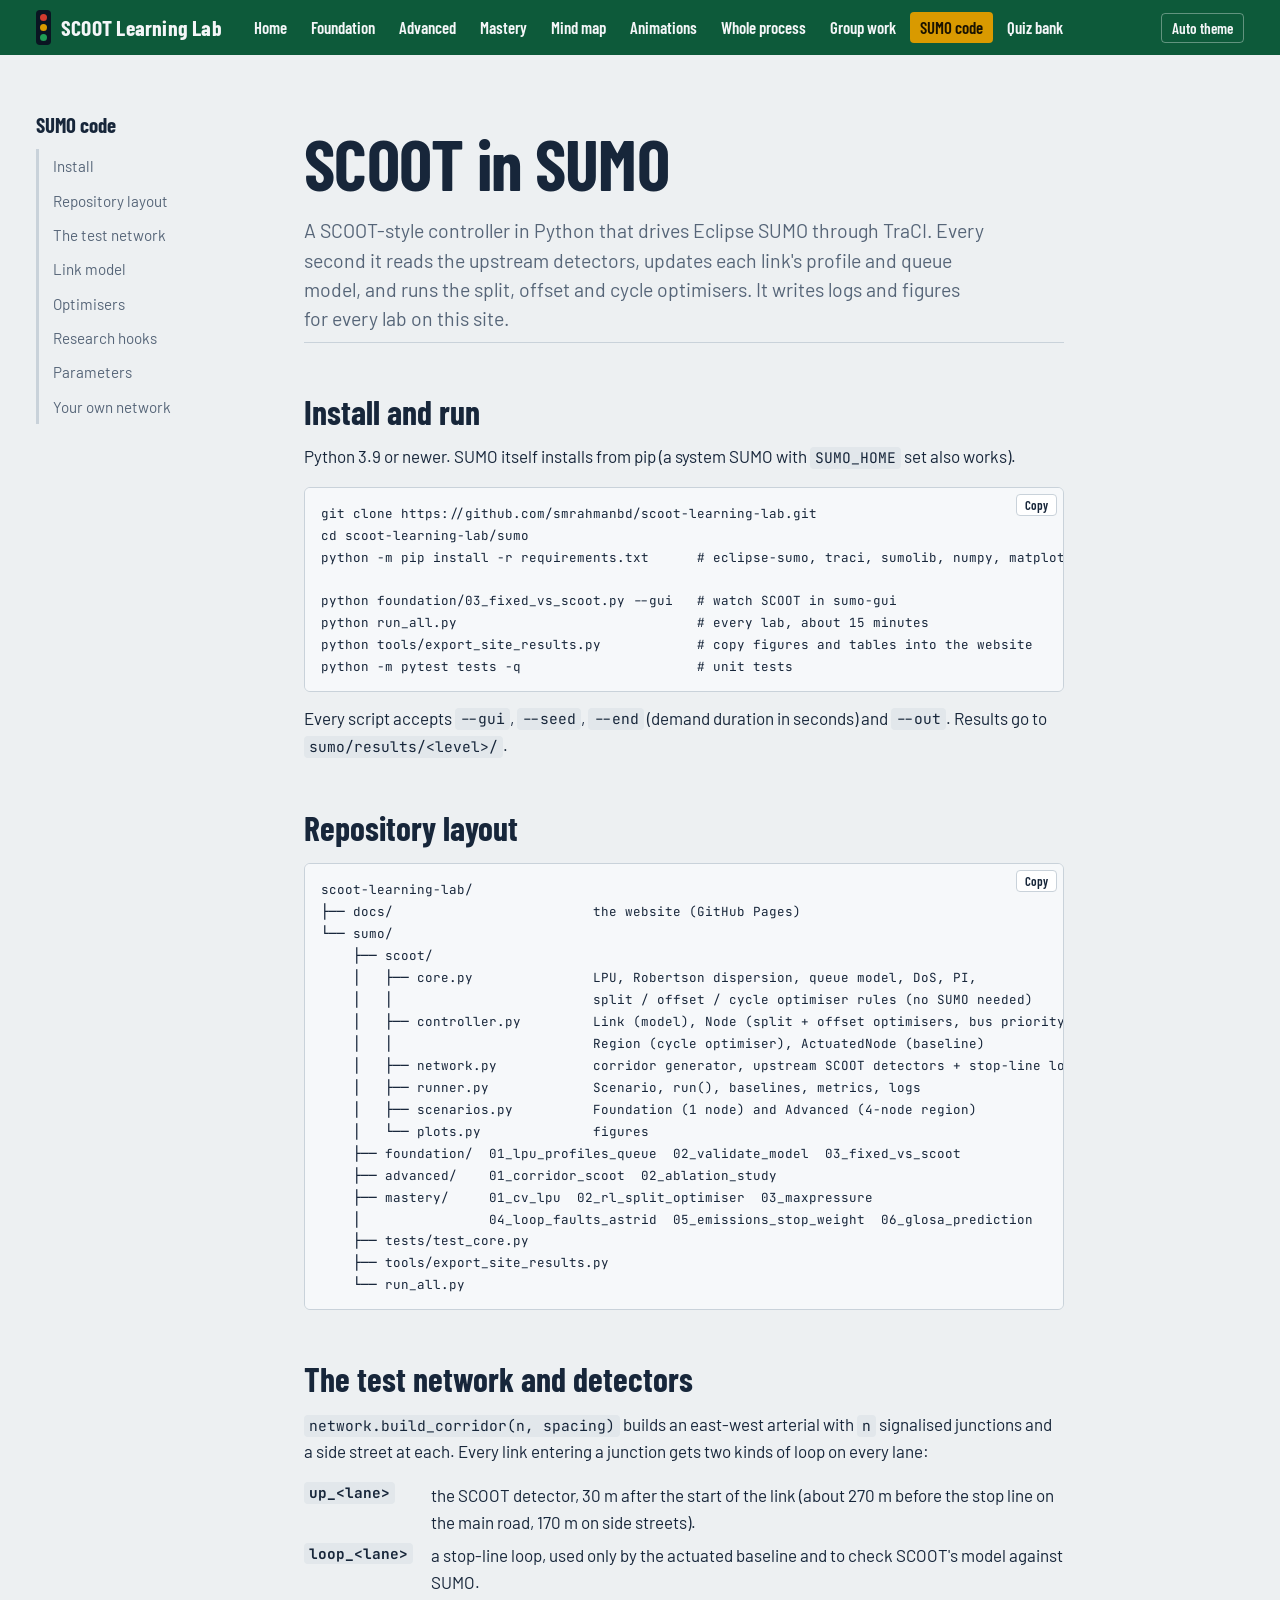
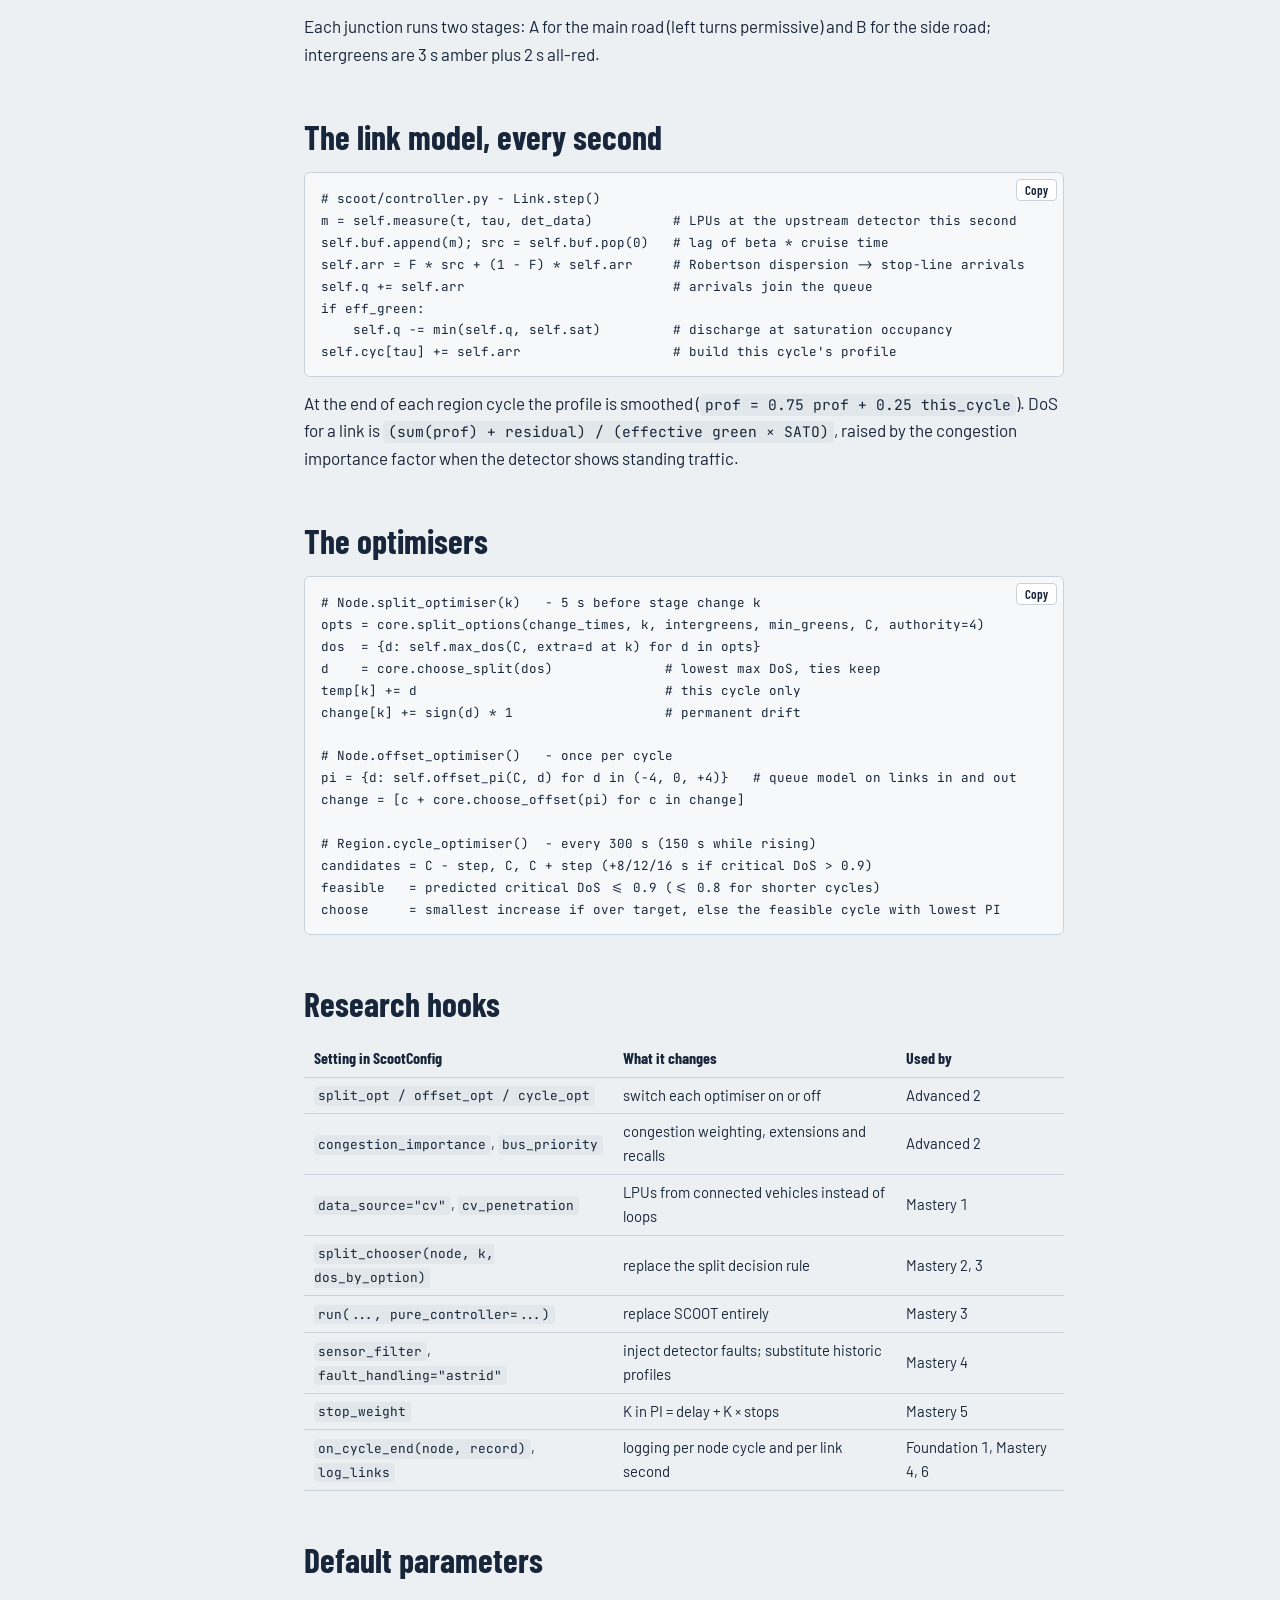
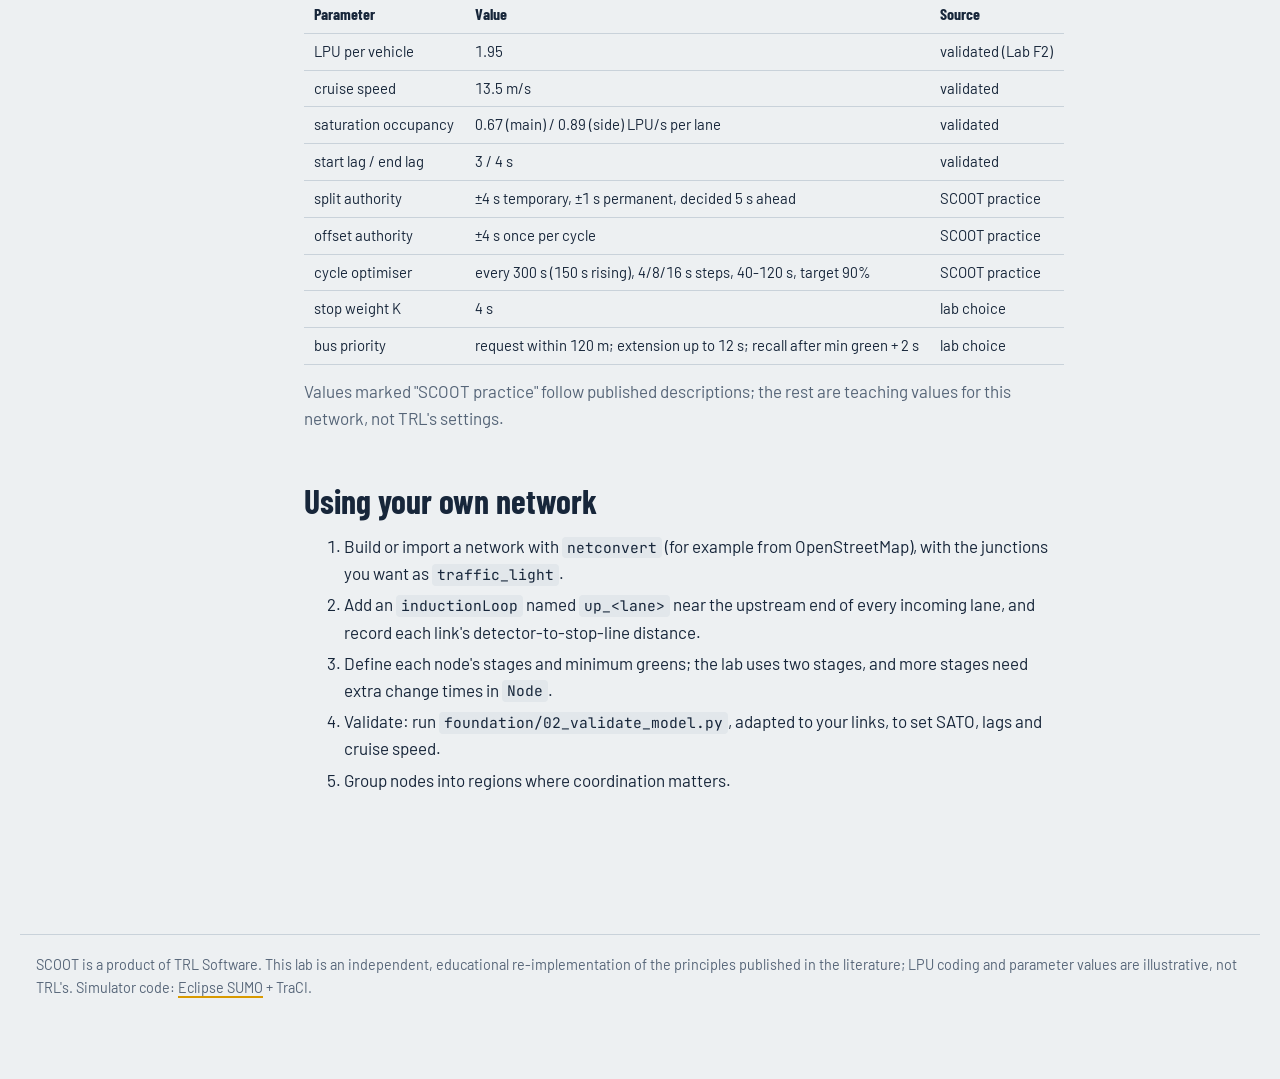
<file: docs/sumo.html>
<!doctype html>
<html lang="en">
<head>
<meta charset="utf-8">
<meta name="viewport" content="width=device-width, initial-scale=1, viewport-fit=cover">
<title>SCOOT in SUMO</title>
<meta name="claude:viewport-fit-sides" content="cover">
<link rel="preconnect" href="https://fonts.googleapis.com"><link rel="preconnect" href="https://fonts.gstatic.com" crossorigin>
<link rel="stylesheet" href="https://fonts.googleapis.com/css2?family=Barlow+Condensed:wght@500;600;700&family=Barlow:ital,wght@0,400;0,500;0,600;1,400&family=JetBrains+Mono:wght@400;600&display=swap">
<link rel="stylesheet" href="css/site.css">
</head>
<body>
<div class="wrap layout">
  <aside class="route" aria-label="On this page"><span class="level-name">SUMO code</span><ol></ol></aside>
  <main class="content">
    <header class="level-head prose">
      <h1>SCOOT in SUMO</h1>
      <p class="lede">A SCOOT-style controller in Python that drives Eclipse SUMO through TraCI. Every second it reads the upstream detectors, updates each link's profile and queue model, and runs the split, offset and cycle optimisers. It writes logs and figures for every lab on this site.</p>
    </header>

    <section class="prose">
      <h2 id="install" data-short="Install">Install and run</h2>
      <p>Python 3.9 or newer. SUMO itself installs from pip (a system SUMO with <code>SUMO_HOME</code> set also works).</p>
      <pre><code>git clone https://github.com/smrahmanbd/scoot-learning-lab.git
cd scoot-learning-lab/sumo
python -m pip install -r requirements.txt      # eclipse-sumo, traci, sumolib, numpy, matplotlib, pytest

python foundation/03_fixed_vs_scoot.py --gui   # watch SCOOT in sumo-gui
python run_all.py                              # every lab, about 15 minutes
python tools/export_site_results.py            # copy figures and tables into the website
python -m pytest tests -q                      # unit tests</code></pre>
      <p>Every script accepts <code>--gui</code>, <code>--seed</code>, <code>--end</code> (demand duration in seconds) and <code>--out</code>. Results go to <code>sumo/results/&lt;level&gt;/</code>.</p>
    </section>

    <section class="prose">
      <h2 id="layout" data-short="Repository layout">Repository layout</h2>
      <pre><code>scoot-learning-lab/
├── docs/                         the website (GitHub Pages)
└── sumo/
    ├── scoot/
    │   ├── core.py               LPU, Robertson dispersion, queue model, DoS, PI,
    │   │                         split / offset / cycle optimiser rules (no SUMO needed)
    │   ├── controller.py         Link (model), Node (split + offset optimisers, bus priority),
    │   │                         Region (cycle optimiser), ActuatedNode (baseline)
    │   ├── network.py            corridor generator, upstream SCOOT detectors + stop-line loops
    │   ├── runner.py             Scenario, run(), baselines, metrics, logs
    │   ├── scenarios.py          Foundation (1 node) and Advanced (4-node region)
    │   └── plots.py              figures
    ├── foundation/  01_lpu_profiles_queue  02_validate_model  03_fixed_vs_scoot
    ├── advanced/    01_corridor_scoot  02_ablation_study
    ├── mastery/     01_cv_lpu  02_rl_split_optimiser  03_maxpressure
    │                04_loop_faults_astrid  05_emissions_stop_weight  06_glosa_prediction
    ├── tests/test_core.py
    ├── tools/export_site_results.py
    └── run_all.py</code></pre>
    </section>

    <section class="prose">
      <h2 id="network" data-short="The test network">The test network and detectors</h2>
      <p><code>network.build_corridor(n, spacing)</code> builds an east-west arterial with <code>n</code> signalised junctions and a side street at each. Every link entering a junction gets two kinds of loop on every lane:</p>
      <dl class="defs">
        <dt><code>up_&lt;lane&gt;</code></dt><dd>the SCOOT detector, 30 m after the start of the link (about 270 m before the stop line on the main road, 170 m on side streets).</dd>
        <dt><code>loop_&lt;lane&gt;</code></dt><dd>a stop-line loop, used only by the actuated baseline and to check SCOOT's model against SUMO.</dd>
      </dl>
      <p>Each junction runs two stages: A for the main road (left turns permissive) and B for the side road; intergreens are 3 s amber plus 2 s all-red.</p>
    </section>

    <section class="prose">
      <h2 id="model" data-short="Link model">The link model, every second</h2>
      <pre><code># scoot/controller.py - Link.step()
m = self.measure(t, tau, det_data)          # LPUs at the upstream detector this second
self.buf.append(m); src = self.buf.pop(0)   # lag of beta * cruise time
self.arr = F * src + (1 - F) * self.arr     # Robertson dispersion -> stop-line arrivals
self.q += self.arr                          # arrivals join the queue
if eff_green:
    self.q -= min(self.q, self.sat)         # discharge at saturation occupancy
self.cyc[tau] += self.arr                   # build this cycle's profile</code></pre>
      <p>At the end of each region cycle the profile is smoothed (<code>prof = 0.75 prof + 0.25 this_cycle</code>). DoS for a link is <code>(sum(prof) + residual) / (effective green × SATO)</code>, raised by the congestion importance factor when the detector shows standing traffic.</p>
    </section>

    <section class="prose">
      <h2 id="optimisers" data-short="Optimisers">The optimisers</h2>
      <pre><code># Node.split_optimiser(k)   - 5 s before stage change k
opts = core.split_options(change_times, k, intergreens, min_greens, C, authority=4)
dos  = {d: self.max_dos(C, extra=d at k) for d in opts}
d    = core.choose_split(dos)              # lowest max DoS, ties keep
temp[k] += d                               # this cycle only
change[k] += sign(d) * 1                   # permanent drift

# Node.offset_optimiser()   - once per cycle
pi = {d: self.offset_pi(C, d) for d in (-4, 0, +4)}   # queue model on links in and out
change = [c + core.choose_offset(pi) for c in change]

# Region.cycle_optimiser()  - every 300 s (150 s while rising)
candidates = C - step, C, C + step (+8/12/16 s if critical DoS > 0.9)
feasible   = predicted critical DoS <= 0.9 (<= 0.8 for shorter cycles)
choose     = smallest increase if over target, else the feasible cycle with lowest PI</code></pre>
    </section>

    <section class="prose">
      <h2 id="hooks" data-short="Research hooks">Research hooks</h2>
      <div class="table-scroll"><table class="data">
        <thead><tr><th>Setting in ScootConfig</th><th>What it changes</th><th>Used by</th></tr></thead>
        <tbody>
          <tr><td><code>split_opt / offset_opt / cycle_opt</code></td><td>switch each optimiser on or off</td><td>Advanced 2</td></tr>
          <tr><td><code>congestion_importance</code>, <code>bus_priority</code></td><td>congestion weighting, extensions and recalls</td><td>Advanced 2</td></tr>
          <tr><td><code>data_source="cv"</code>, <code>cv_penetration</code></td><td>LPUs from connected vehicles instead of loops</td><td>Mastery 1</td></tr>
          <tr><td><code>split_chooser(node, k, dos_by_option)</code></td><td>replace the split decision rule</td><td>Mastery 2, 3</td></tr>
          <tr><td><code>run(..., pure_controller=...)</code></td><td>replace SCOOT entirely</td><td>Mastery 3</td></tr>
          <tr><td><code>sensor_filter</code>, <code>fault_handling="astrid"</code></td><td>inject detector faults; substitute historic profiles</td><td>Mastery 4</td></tr>
          <tr><td><code>stop_weight</code></td><td>K in PI = delay + K × stops</td><td>Mastery 5</td></tr>
          <tr><td><code>on_cycle_end(node, record)</code>, <code>log_links</code></td><td>logging per node cycle and per link second</td><td>Foundation 1, Mastery 4, 6</td></tr>
        </tbody></table></div>
    </section>

    <section class="prose">
      <h2 id="params" data-short="Parameters">Default parameters</h2>
      <div class="table-scroll"><table class="data"><thead><tr><th>Parameter</th><th>Value</th><th>Source</th></tr></thead><tbody>
        <tr><td>LPU per vehicle</td><td>1.95</td><td>validated (Lab F2)</td></tr>
        <tr><td>cruise speed</td><td>13.5 m/s</td><td>validated</td></tr>
        <tr><td>saturation occupancy</td><td>0.67 (main) / 0.89 (side) LPU/s per lane</td><td>validated</td></tr>
        <tr><td>start lag / end lag</td><td>3 / 4 s</td><td>validated</td></tr>
        <tr><td>split authority</td><td>±4 s temporary, ±1 s permanent, decided 5 s ahead</td><td>SCOOT practice</td></tr>
        <tr><td>offset authority</td><td>±4 s once per cycle</td><td>SCOOT practice</td></tr>
        <tr><td>cycle optimiser</td><td>every 300 s (150 s rising), 4/8/16 s steps, 40-120 s, target 90%</td><td>SCOOT practice</td></tr>
        <tr><td>stop weight K</td><td>4 s</td><td>lab choice</td></tr>
        <tr><td>bus priority</td><td>request within 120 m; extension up to 12 s; recall after min green + 2 s</td><td>lab choice</td></tr>
      </tbody></table></div>
      <p class="muted">Values marked "SCOOT practice" follow published descriptions; the rest are teaching values for this network, not TRL's settings.</p>
    </section>

    <section class="prose">
      <h2 id="own" data-short="Your own network">Using your own network</h2>
      <ol>
        <li>Build or import a network with <code>netconvert</code> (for example from OpenStreetMap), with the junctions you want as <code>traffic_light</code>.</li>
        <li>Add an <code>inductionLoop</code> named <code>up_&lt;lane&gt;</code> near the upstream end of every incoming lane, and record each link's detector-to-stop-line distance.</li>
        <li>Define each node's stages and minimum greens; the lab uses two stages, and more stages need extra change times in <code>Node</code>.</li>
        <li>Validate: run <code>foundation/02_validate_model.py</code>, adapted to your links, to set SATO, lags and cruise speed.</li>
        <li>Group nodes into regions where coordination matters.</li>
      </ol>
    </section>
  </main>
</div>
<script src="js/common.js"></script>
</body>
</html>
</file>
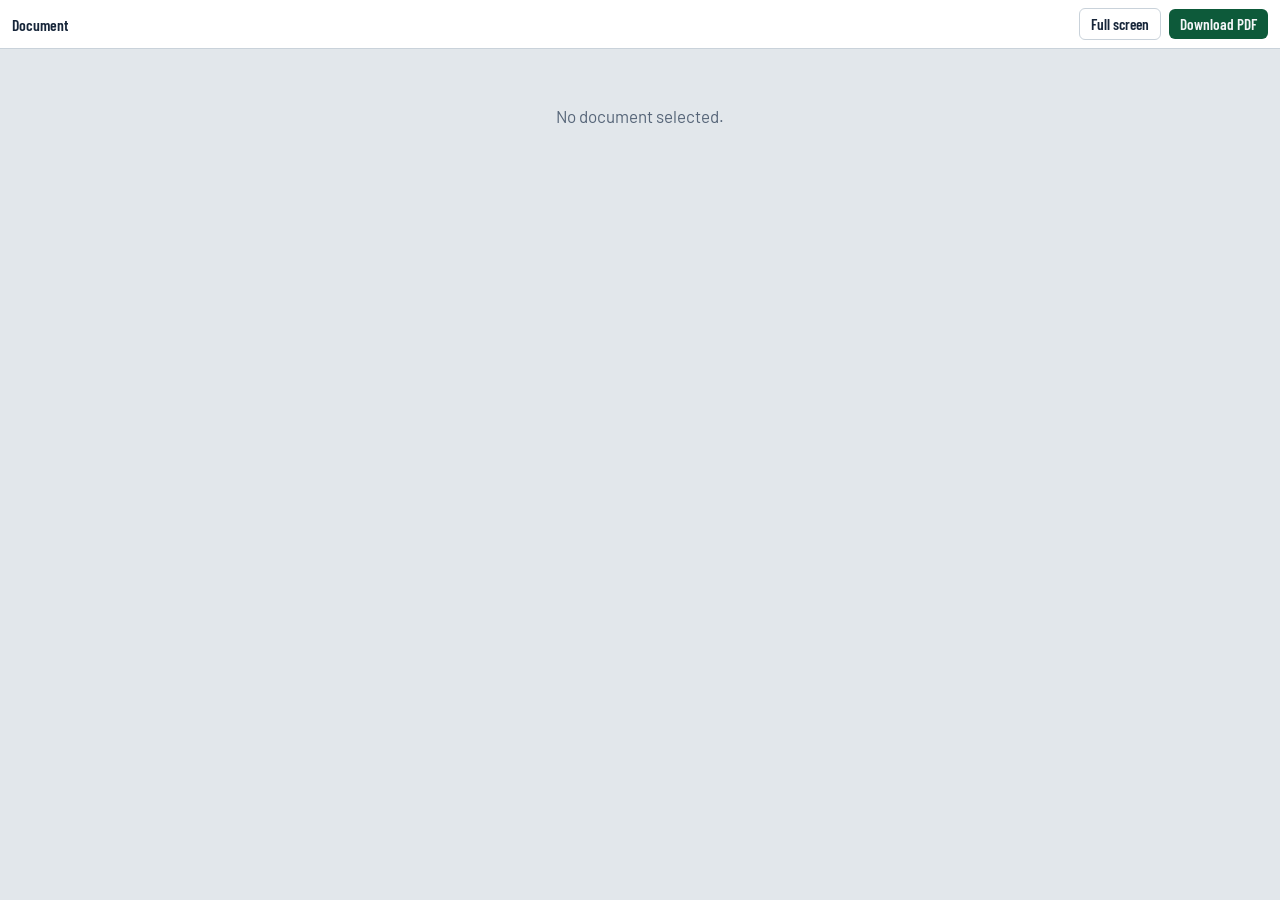
<file: docs/viewer.html>
<!doctype html>
<html lang="en">
<head>
<meta charset="utf-8">
<meta name="viewport" content="width=device-width, initial-scale=1, viewport-fit=cover">
<title>Study materials viewer</title>
<link rel="preconnect" href="https://fonts.googleapis.com"><link rel="preconnect" href="https://fonts.gstatic.com" crossorigin>
<link rel="stylesheet" href="https://fonts.googleapis.com/css2?family=Barlow+Condensed:wght@500;600;700&family=Barlow:ital,wght@0,400;0,500;0,600;1,400&family=JetBrains+Mono:wght@400;600&display=swap">
<link rel="stylesheet" href="css/site.css">
<style>
  html, body { height: 100%; }
  body { margin: 0; display: flex; flex-direction: column; background: var(--sunk, #eceef1); }
  body.embed .band { display: none; }
  .vbar { display: flex; align-items: center; gap: 8px; flex-wrap: wrap; padding: 8px 12px; background: var(--surface, #fff); border-bottom: 1px solid var(--line, #d0d4da); font: 600 0.98rem var(--display, sans-serif); }
  .vbar .ttl { margin-right: auto; min-width: 0; overflow: hidden; text-overflow: ellipsis; white-space: nowrap; }
  .vbar .btn { padding: 6px 11px; font-size: 0.95rem; text-decoration: none; }
  .vbar input { width: 3.6em; padding: 4px 6px; font: inherit; text-align: center; border: 1px solid var(--line, #ccc); border-radius: 5px; background: var(--surface, #fff); color: var(--fg, #111); }
  .stage { flex: 1; overflow: auto; position: relative; -webkit-overflow-scrolling: touch; }
  .slides .stage { display: flex; align-items: center; justify-content: center; padding: 12px; overflow: hidden; }
  .slides canvas { max-width: 100%; max-height: 100%; box-shadow: 0 2px 14px rgba(0,0,0,.18); background: #fff; }
  .guide .stage { padding: 14px 10px 40px; }
  .page { margin: 0 auto 14px; background: #fff; box-shadow: 0 1px 8px rgba(0,0,0,.15); position: relative; }
  .page canvas { width: 100%; height: 100%; display: block; }
  .msg { padding: 40px 16px; text-align: center; color: var(--muted, #555); }
  .navzone { position: absolute; top: 0; bottom: 0; width: 22%; cursor: pointer; }
  .navzone.l { left: 0; } .navzone.r { right: 0; }
  .muted { color: var(--muted, #555); font-weight: 500; }
</style>
</head>
<body>
<div class="vbar">
  <span class="ttl" id="ttl">Loading…</span>
  <span id="slideNav" hidden>
    <button class="btn ghost" type="button" id="prev" aria-label="Previous slide">‹ Prev</button>
    <span class="muted"><span id="pno">1</span> / <span id="pcount">…</span></span>
    <button class="btn ghost" type="button" id="next" aria-label="Next slide">Next ›</button>
  </span>
  <span id="guideNav" hidden>
    <span class="muted">Page</span> <input id="jump" type="number" min="1" value="1" aria-label="Go to page"> <span class="muted">/ <span id="gcount">…</span></span>
    <button class="btn ghost" type="button" id="zout" aria-label="Zoom out">−</button>
    <button class="btn ghost" type="button" id="zin" aria-label="Zoom in">+</button>
  </span>
  <button class="btn ghost" type="button" id="fs">Full screen</button>
  <a class="btn" id="dl" href="#" download>Download</a>
</div>
<div class="stage" id="stage"><div class="msg">Loading the document…</div></div>

<script src="js/pdfjs/pdf.min.js"></script>
<script>
(function () {
  const q = new URLSearchParams(location.search);
  const file = q.get('doc') || '';
  const mode = q.get('mode') === 'slides' ? 'slides' : 'guide';
  const dl = q.get('dl') || file;
  if (q.get('embed')) document.body.classList.add('embed');
  document.body.classList.add(mode);
  const stage = document.getElementById('stage');
  const ttl = document.getElementById('ttl');
  const name = decodeURIComponent(file.split('/').pop() || '').replace(/\.pdf$/, '').replace(/_/g, ' ');
  ttl.textContent = name || 'Document';
  document.title = name + ' · viewer';
  const dlA = document.getElementById('dl');
  dlA.href = dl; dlA.textContent = /\.pptx$/.test(dl) ? 'Download .pptx' : 'Download PDF';
  if (!/^materials\/[A-Za-z0-9_\-]+\.pdf$/.test(file)) { stage.innerHTML = '<div class="msg">No document selected.</div>'; return; }
  if (!window.pdfjsLib) { stage.innerHTML = '<div class="msg">The viewer could not load. <a href="' + file + '">Open the PDF directly</a>.</div>'; return; }
  pdfjsLib.GlobalWorkerOptions.workerSrc = 'js/pdfjs/pdf.worker.min.js';
  const DPR = Math.min(window.devicePixelRatio || 1, 2.5);

  document.getElementById('fs').onclick = () => {
    const el = document.documentElement;
    if (document.fullscreenElement) document.exitFullscreen(); else if (el.requestFullscreen) el.requestFullscreen();
  };

  pdfjsLib.getDocument(file).promise.then(pdf => {
    stage.innerHTML = '';
    return mode === 'slides' ? slides(pdf) : guide(pdf);
  }).catch(() => { stage.innerHTML = '<div class="msg">Could not open the document. <a href="' + file + '">Open the PDF directly</a>.</div>'; });

  // ---------------- slides: one page at a time
  function slides(pdf) {
    document.getElementById('slideNav').hidden = false;
    document.getElementById('pcount').textContent = pdf.numPages;
    const canvas = document.createElement('canvas'); stage.appendChild(canvas);
    const l = document.createElement('div'); l.className = 'navzone l'; l.title = 'Previous';
    const r = document.createElement('div'); r.className = 'navzone r'; r.title = 'Next';
    stage.append(l, r);
    let n = Math.max(1, Math.min(pdf.numPages, parseInt(q.get('page') || '1', 10) || 1)), task = null;
    async function show() {
      document.getElementById('pno').textContent = n;
      const page = await pdf.getPage(n);
      const v1 = page.getViewport({ scale: 1 });
      const W = stage.clientWidth - 24, H = stage.clientHeight - 24;
      const s = Math.max(0.2, Math.min(W / v1.width, H / v1.height));
      const vp = page.getViewport({ scale: s * DPR });
      if (task) { try { task.cancel(); } catch (e) {} }
      const off = document.createElement('canvas'); off.width = vp.width; off.height = vp.height;
      task = page.render({ canvasContext: off.getContext('2d'), viewport: vp });
      try { await task.promise; } catch (e) { return; }
      canvas.width = off.width; canvas.height = off.height;
      canvas.style.width = (vp.width / DPR) + 'px'; canvas.style.height = (vp.height / DPR) + 'px';
      canvas.getContext('2d').drawImage(off, 0, 0);
      canvas.setAttribute('aria-label', 'Slide ' + n + ' of ' + pdf.numPages);
    }
    const go = d => { const m = Math.max(1, Math.min(pdf.numPages, n + d)); if (m !== n) { n = m; show(); } };
    document.getElementById('prev').onclick = () => go(-1);
    document.getElementById('next').onclick = () => go(1);
    l.onclick = () => go(-1); r.onclick = () => go(1);
    addEventListener('keydown', e => {
      if (['ArrowRight', 'PageDown', ' '].includes(e.key)) { e.preventDefault(); go(1); }
      if (['ArrowLeft', 'PageUp'].includes(e.key)) { e.preventDefault(); go(-1); }
      if (e.key === 'Home') { n = 1; show(); } if (e.key === 'End') { n = pdf.numPages; show(); }
    });
    let x0 = null;
    stage.addEventListener('touchstart', e => { x0 = e.touches[0].clientX; }, { passive: true });
    stage.addEventListener('touchend', e => { if (x0 === null) return; const dx = e.changedTouches[0].clientX - x0; if (Math.abs(dx) > 40) go(dx < 0 ? 1 : -1); x0 = null; });
    let rt; addEventListener('resize', () => { clearTimeout(rt); rt = setTimeout(show, 150); });
    show();
  }

  // ---------------- guide: scrolling pages, rendered as they come into view
  async function guide(pdf) {
    document.getElementById('guideNav').hidden = false;
    document.getElementById('gcount').textContent = pdf.numPages;
    const jump = document.getElementById('jump'); jump.max = pdf.numPages;
    const first = await pdf.getPage(1);
    const v1 = first.getViewport({ scale: 1 });
    let zoom = 1;
    const pages = [];
    const baseW = () => Math.min(stage.clientWidth - 20, 900) * zoom;
    for (let i = 1; i <= pdf.numPages; i++) {
      const d = document.createElement('div'); d.className = 'page'; d.dataset.n = i;
      stage.appendChild(d); pages.push(d);
    }
    function size() {
      const w = baseW();
      pages.forEach(d => { d.style.width = w + 'px'; d.style.height = (w * v1.height / v1.width) + 'px'; d.dataset.w = ''; });
      pages.forEach(d => { if (d.dataset.vis === '1') render(d); });
    }
    async function render(d) {
      const w = baseW();
      if (d.dataset.w === String(w)) return;
      d.dataset.w = String(w);
      const page = await pdf.getPage(+d.dataset.n);
      const vp = page.getViewport({ scale: (w / v1.width) * DPR });
      const c = document.createElement('canvas'); c.width = vp.width; c.height = vp.height;
      c.setAttribute('aria-label', 'Page ' + d.dataset.n);
      await page.render({ canvasContext: c.getContext('2d'), viewport: vp }).promise;
      d.replaceChildren(c);
    }
    const io = new IntersectionObserver(es => es.forEach(e => {
      e.target.dataset.vis = e.isIntersecting ? '1' : '0';
      if (e.isIntersecting) render(e.target);
    }), { root: stage, rootMargin: '600px 0px' });
    pages.forEach(d => io.observe(d));
    stage.addEventListener('scroll', () => {
      const mid = stage.scrollTop + stage.clientHeight / 3;
      const cur = pages.find(d => d.offsetTop + d.offsetHeight > mid);
      if (cur && document.activeElement !== jump) jump.value = cur.dataset.n;
    }, { passive: true });
    jump.addEventListener('change', () => {
      const k = Math.max(1, Math.min(pdf.numPages, +jump.value || 1));
      stage.scrollTo({ top: pages[k - 1].offsetTop - 10 });
    });
    document.getElementById('zin').onclick = () => { zoom = Math.min(2.5, zoom * 1.2); size(); };
    document.getElementById('zout').onclick = () => { zoom = Math.max(0.5, zoom / 1.2); size(); };
    let rt; addEventListener('resize', () => { clearTimeout(rt); rt = setTimeout(size, 200); });
    size();
  }
})();
</script>
</body>
</html>
</file>
<file: docs/css/site.css>
/* SCOOT Learning Lab
   Layout: signage band nav, left "route" index + 760px reading column, wide bays for simulators.
   Type: Barlow Condensed (road-sign display), Barlow (body), JetBrains Mono (code). */
:root {
  --paper: #edf0f2;
  --surface: #ffffff;
  --sunk: #e2e7eb;
  --fg: #17263a;
  --muted: #566578;
  --line: #c9d2da;
  --band: #0d5a3a;
  --band-fg: #f4f6f8;
  --amber: #d99a00;
  --amber-ink: #8a5f00;
  --go: #1f9d55;
  --stop: #d23b2f;
  --phase-a: #9fd8b5;
  --phase-b: #a9c8ec;
  --phase-c: #e6c8f0;
  --road: #4a5562;
  --road-verge: #dfe5e1;
  --marking: #f3f4f1;
  --loop: #9aa6b2;
  --car: #f6f7f8;
  --car-alt: #6fb3ff;
  --signal-body: #1b2633;
  --code-bg: #f6f8fa;
  --display: "Barlow Condensed", "Arial Narrow", "Roboto Condensed", sans-serif;
  --body: "Barlow", "Segoe UI", system-ui, sans-serif;
  --mono: "JetBrains Mono", ui-monospace, "SFMono-Regular", Menlo, Consolas, monospace;
  --radius: 6px;
}
@media (prefers-color-scheme: dark) {
  :root:not([data-theme="light"]) {
    --paper: #0f1620; --surface: #17212d; --sunk: #1e2a38; --fg: #e3e9ef; --muted: #9babbb; --line: #2c3a4a;
    --band: #0a3d28; --band-fg: #eef2f6; --amber: #f2b526; --amber-ink: #f2c55a; --go: #38c172; --stop: #ef5a4c;
    --phase-a: #1f5b3a; --phase-b: #24476e; --phase-c: #553366;
    --road: #3a434e; --road-verge: #1a2430; --marking: #c9ced3; --loop: #61707f; --car: #e9edf1; --car-alt: #6fb3ff;
    --signal-body: #05090d; --code-bg: #121b26; color-scheme: dark;
  }
}
:root[data-theme="dark"] {
  --paper: #0f1620; --surface: #17212d; --sunk: #1e2a38; --fg: #e3e9ef; --muted: #9babbb; --line: #2c3a4a;
  --band: #0a3d28; --band-fg: #eef2f6; --amber: #f2b526; --amber-ink: #f2c55a; --go: #38c172; --stop: #ef5a4c;
  --phase-a: #1f5b3a; --phase-b: #24476e; --phase-c: #553366;
  --road: #3a434e; --road-verge: #1a2430; --marking: #c9ced3; --loop: #61707f; --car: #e9edf1; --car-alt: #6fb3ff;
  --signal-body: #05090d; --code-bg: #121b26; color-scheme: dark;
}

* { box-sizing: border-box; }
html { -webkit-text-size-adjust: 100%; }
body {
  margin: 0; background: var(--paper); color: var(--fg);
  font: 17px/1.6 var(--body);
}
a { color: inherit; text-decoration-color: var(--amber); text-underline-offset: 3px; text-decoration-thickness: 2px; }
a:hover { text-decoration-color: var(--fg); }
:focus-visible { outline: 3px solid var(--amber); outline-offset: 2px; border-radius: 3px; }
img { max-width: 100%; height: auto; }
h1, h2, h3, h4 { font-family: var(--display); line-height: 1.1; text-wrap: balance; margin: 0; }
h1 { font-size: clamp(2.6rem, 6vw, 4.4rem); font-weight: 700; letter-spacing: -0.01em; }
h2 { font-size: 2.1rem; font-weight: 700; margin-top: 3.2rem; }
h3 { font-size: 1.45rem; font-weight: 600; margin-top: 2rem; }
h4 { font-size: 1.15rem; font-weight: 600; margin-top: 1.4rem; }
p, ul, ol { margin: 0.8rem 0 0; }
li + li { margin-top: 0.25rem; }
code, pre, kbd { font-family: var(--mono); font-size: 0.86em; }
:not(pre) > code { background: var(--sunk); padding: 0.1em 0.35em; border-radius: 4px; }
pre { background: var(--code-bg); border: 1px solid var(--line); border-radius: var(--radius); padding: 14px 16px; overflow-x: auto; line-height: 1.5; margin: 1rem 0 0; position: relative; }
.muted { color: var(--muted); }
.num { font-variant-numeric: tabular-nums; }

/* ---------- signage band ---------- */
.band { background: var(--band); color: var(--band-fg); position: sticky; top: env(safe-area-inset-top, 0px); z-index: 20; }
body::before { content: ""; position: fixed; inset: 0 0 auto; height: env(safe-area-inset-top, 0px); z-index: 10; background: var(--band); }
.band-inner { max-width: 1240px; margin: 0 auto; display: flex; align-items: center; gap: 22px; flex-wrap: wrap;
  padding-block: 10px; padding-left: max(16px, env(safe-area-inset-left, 0px)); padding-right: max(16px, env(safe-area-inset-right, 0px)); }
.brand { font: 700 1.35rem/1 var(--display); text-decoration: none; display: flex; align-items: center; gap: 10px; letter-spacing: 0.01em; }
.brand-mark { display: inline-grid; grid-template-rows: repeat(3, 7px); gap: 3px; background: #0a1522; padding: 4px; border-radius: 4px; }
.brand-mark i { width: 7px; height: 7px; border-radius: 50%; display: block; }
.band nav { display: flex; gap: 4px; flex-wrap: wrap; font: 600 1.05rem/1 var(--display); }
.band nav a { text-decoration: none; padding: 7px 10px; border-radius: 4px; }
.band nav a[aria-current="page"] { background: var(--amber); color: #1a1300; }
.band nav a:not([aria-current]):hover { background: rgba(255,255,255,0.1); }
.theme-btn { margin-left: auto; background: transparent; color: inherit; border: 1px solid rgba(255,255,255,0.35); border-radius: 4px; font: 600 0.95rem var(--display); padding: 5px 10px; cursor: pointer; }

/* ---------- page frame ---------- */
.wrap { max-width: 1240px; margin: 0 auto; padding-block: 0 80px;
  padding-left: max(16px, env(safe-area-inset-left, 0px)); padding-right: max(16px, env(safe-area-inset-right, 0px)); }
.layout { display: grid; grid-template-columns: 220px minmax(0, 1fr); gap: 48px; align-items: start; }
.route { position: sticky; top: calc(env(safe-area-inset-top, 0px) + 76px); padding-top: 36px; font-size: 0.95rem; }
.route ol { list-style: none; padding: 0; margin: 10px 0 0; border-left: 3px solid var(--line); }
.route li { margin: 0; }
.route a { display: block; padding: 5px 0 5px 14px; margin-left: -3px; border-left: 3px solid transparent; text-decoration: none; color: var(--muted); }
.route a:hover, .route a.on { color: var(--fg); border-left-color: var(--amber); }
.route .level-name { font: 700 1.3rem var(--display); }
.content { min-width: 0; padding-top: 28px; }
.prose { max-width: 760px; }
.lede { font-size: 1.22rem; line-height: 1.5; color: var(--muted); max-width: 680px; margin-top: 14px; }
@media (max-width: 920px) { .layout { grid-template-columns: minmax(0, 1fr); gap: 0; } .route { display: none; } }

/* level header */
.level-head { padding: 34px 0 8px; border-bottom: 1px solid var(--line); }
.level-tag { display: inline-flex; align-items: center; gap: 8px; font: 600 1rem var(--display); color: var(--muted); }
.shield { display: inline-grid; place-items: center; width: 30px; height: 34px; background: var(--band); color: var(--band-fg);
  clip-path: polygon(0 0, 100% 0, 100% 62%, 50% 100%, 0 62%); font: 700 1.05rem var(--display); padding-bottom: 6px; }
.level-head h1 { margin-top: 8px; }

/* ---------- simulator bays ---------- */
.bay { background: var(--surface); border: 1px solid var(--line); border-radius: 10px; margin-top: 1.4rem; overflow: hidden; }
.bay-head { padding: 14px 18px 0; display: flex; gap: 12px; align-items: baseline; flex-wrap: wrap; }
.bay-head h4 { margin: 0; font-size: 1.25rem; }
.bay-head .hint { color: var(--muted); font-size: 0.92rem; }
.bay-body { padding: 14px 18px 18px; display: grid; gap: 16px; }
.bay-split { display: grid; grid-template-columns: minmax(0, 1.5fr) minmax(0, 1fr); gap: 18px; }
@media (max-width: 760px) { .bay-split { grid-template-columns: minmax(0, 1fr); } }
canvas.sim { width: 100%; height: 340px; display: block; border-radius: 6px; background: var(--road-verge); }
canvas.chart { width: 100%; height: 190px; display: block; }
.controls { display: grid; gap: 10px; align-content: start; }
.ctl { display: grid; grid-template-columns: 1fr auto; gap: 2px 10px; font-size: 0.93rem; }
.ctl label { font-weight: 600; }
.ctl output { font-variant-numeric: tabular-nums; color: var(--muted); }
.ctl input[type=range] { grid-column: 1 / -1; width: 100%; accent-color: var(--amber); }
.seg { display: inline-flex; border: 1px solid var(--line); border-radius: 6px; overflow: hidden; flex-wrap: wrap; }
.seg button { background: transparent; border: 0; padding: 7px 12px; font: 600 1rem var(--display); color: var(--fg); cursor: pointer; }
.seg button + button { border-left: 1px solid var(--line); }
.seg button[aria-pressed="true"] { background: var(--band); color: var(--band-fg); }
.btn { background: var(--band); color: var(--band-fg); border: 0; border-radius: 6px; padding: 8px 14px; font: 600 1.02rem var(--display); cursor: pointer; }
.btn.ghost { background: transparent; color: var(--fg); border: 1px solid var(--line); }
.btn:disabled { opacity: 0.5; cursor: default; }
.readout { display: grid; grid-template-columns: repeat(auto-fit, minmax(110px, 1fr)); background: var(--surface); border: 1px solid var(--line); border-radius: 6px; overflow: hidden; }
.readout div { background: var(--surface); padding: 8px 10px; box-shadow: 0 0 0 0.5px var(--line); }
.readout b { display: block; font: 700 1.5rem/1.1 var(--display); font-variant-numeric: tabular-nums; }
.readout span { font-size: 0.82rem; color: var(--muted); }
.legend { display: flex; gap: 14px; flex-wrap: wrap; font-size: 0.85rem; color: var(--muted); }
.legend i { display: inline-block; width: 12px; height: 3px; vertical-align: middle; margin-right: 5px; }

/* formula + concept blocks */
.formula { font-family: var(--mono); background: var(--sunk); border-left: 4px solid var(--amber); padding: 12px 16px; margin-top: 1rem; border-radius: 0 6px 6px 0; overflow-x: auto; white-space: pre; font-size: 0.92rem; }
.defs { display: grid; grid-template-columns: max-content 1fr; gap: 6px 18px; margin-top: 1rem; }
.defs dt { font: 700 1.05rem var(--display); }
.defs dd { margin: 0; }
@media (max-width: 560px) { .defs { grid-template-columns: 1fr; } .defs dd { margin-bottom: 8px; } }
.callout { margin-top: 1.2rem; padding: 12px 16px; border: 1px solid var(--line); border-radius: 6px; background: var(--surface); }
.callout strong:first-child { font-family: var(--display); font-size: 1.08rem; }
table.data { border-collapse: collapse; width: 100%; font-size: 0.93rem; font-variant-numeric: tabular-nums; }
table.data th, table.data td { padding: 6px 10px; border-bottom: 1px solid var(--line); text-align: left; }
table.data th { font-family: var(--display); font-size: 1rem; }
table.data tr.best td { background: color-mix(in srgb, var(--go) 14%, transparent); }
.table-scroll { overflow-x: auto; margin-top: 1rem; }
figure { margin: 1.2rem 0 0; }
figure img { border: 1px solid var(--line); border-radius: 6px; background: #fff; }
figcaption { font-size: 0.9rem; color: var(--muted); margin-top: 6px; }

/* run-it boxes */
.runit { margin-top: 1.2rem; border: 1px dashed var(--line); border-radius: 8px; padding: 12px 16px; }
.runit h4 { margin: 0; font-size: 1.1rem; }
.copy { position: absolute; top: 6px; right: 6px; font: 600 0.8rem var(--display); background: var(--surface); color: var(--fg); border: 1px solid var(--line); border-radius: 4px; padding: 2px 8px; cursor: pointer; }

/* quiz */
.quiz { background: var(--surface); border: 1px solid var(--line); border-radius: 10px; padding: 18px; margin-top: 1.2rem; }
.quiz-top { display: flex; justify-content: space-between; gap: 12px; flex-wrap: wrap; align-items: center; }
.quiz-progress { height: 6px; background: var(--sunk); border-radius: 3px; overflow: hidden; margin-top: 10px; }
.quiz-progress i { display: block; height: 100%; background: var(--amber); transition: width .25s; }
.quiz-q { font: 600 1.35rem/1.25 var(--display); margin-top: 16px; }
.quiz-opts { display: grid; gap: 8px; margin-top: 12px; }
.quiz-opts button { text-align: left; background: var(--paper); border: 1px solid var(--line); border-radius: 6px; padding: 10px 14px; font: inherit; color: var(--fg); cursor: pointer; }
.quiz-opts button:hover:not(:disabled) { border-color: var(--fg); }
.quiz-opts button.right { border-color: var(--go); background: color-mix(in srgb, var(--go) 16%, var(--surface)); }
.quiz-opts button.wrong { border-color: var(--stop); background: color-mix(in srgb, var(--stop) 14%, var(--surface)); }
.quiz-exp { margin-top: 12px; padding: 10px 14px; border-left: 4px solid var(--amber); background: var(--sunk); border-radius: 0 6px 6px 0; }
.quiz-nav { display: flex; gap: 10px; margin-top: 14px; flex-wrap: wrap; }

/* home */
.hero { display: grid; grid-template-columns: minmax(0, 1fr) minmax(0, 1.15fr); gap: 40px; align-items: center; padding: 40px 0 20px; }
.hero h1 { font-size: clamp(2.8rem, 6.5vw, 5rem); }
.hero canvas.sim { height: 380px; }
@media (max-width: 860px) { .hero { grid-template-columns: minmax(0, 1fr); gap: 20px; } .hero canvas.sim { height: 300px; } }
.levels { display: grid; grid-template-columns: repeat(3, minmax(0, 1fr)); gap: 0; margin-top: 2.4rem; border-top: 4px solid var(--band); }
.levels a { text-decoration: none; padding: 20px 22px 24px; border-right: 1px solid var(--line); display: grid; gap: 8px; align-content: start; }
.levels a:last-child { border-right: 0; }
.levels a:hover { background: var(--surface); }
.levels h3 { margin: 0; font-size: 1.8rem; }
.levels ul { padding-left: 18px; margin: 0; font-size: 0.95rem; color: var(--muted); }
@media (max-width: 760px) { .levels { grid-template-columns: minmax(0, 1fr); } .levels a { border-right: 0; border-bottom: 1px solid var(--line); } }
.toolbelt { display: grid; grid-template-columns: repeat(auto-fit, minmax(220px, 1fr)); gap: 24px; margin-top: 1.4rem; }
.toolbelt div h4 { margin-top: 0; }
footer.site { border-top: 1px solid var(--line); margin-top: 60px; padding-top: 18px; font-size: 0.9rem; color: var(--muted); }

/* research cards (mastery) */
.research { border-top: 3px solid var(--band); padding-top: 4px; margin-top: 2.6rem; }
.research .rq { font-size: 1.1rem; font-style: italic; color: var(--muted); }
.facts { display: grid; grid-template-columns: max-content 1fr; gap: 4px 16px; margin-top: 1rem; font-size: 0.95rem; }
.facts dt { font-weight: 600; }
.facts dd { margin: 0; }
@media (max-width: 560px) { .facts { grid-template-columns: 1fr; } }

/* mind map */
.mm-wrap { background: var(--surface); border: 1px solid var(--line); border-radius: 10px; margin-top: 1.2rem; overflow: hidden; }
.mm-tools { display: flex; gap: 10px; flex-wrap: wrap; align-items: center; padding: 12px 14px; border-bottom: 1px solid var(--line); }
.mm-tools input { font: inherit; padding: 6px 10px; border: 1px solid var(--line); border-radius: 6px; background: var(--paper); color: var(--fg); min-width: 0; flex: 1 1 200px; }
#mm { width: 100%; height: 72vh; min-height: 460px; display: block; cursor: grab; }
#mm text { font-family: var(--body); fill: var(--fg); }
.mm-detail { padding: 12px 16px; border-top: 1px solid var(--line); min-height: 64px; }

@media (prefers-reduced-motion: reduce) { * { transition: none !important; animation: none !important; } }

/* compact band on phones: brand + theme on one row, nav scrolls sideways */
@media (max-width: 760px) {
  .band { position: static; }
  .band-inner { gap: 8px 12px; }
  .band nav { order: 3; width: 100%; flex-wrap: nowrap; overflow-x: auto; scrollbar-width: none; }
  .band nav a { white-space: nowrap; }
  .theme-btn { order: 2; }
  .route { top: 0; }
}
</file>
